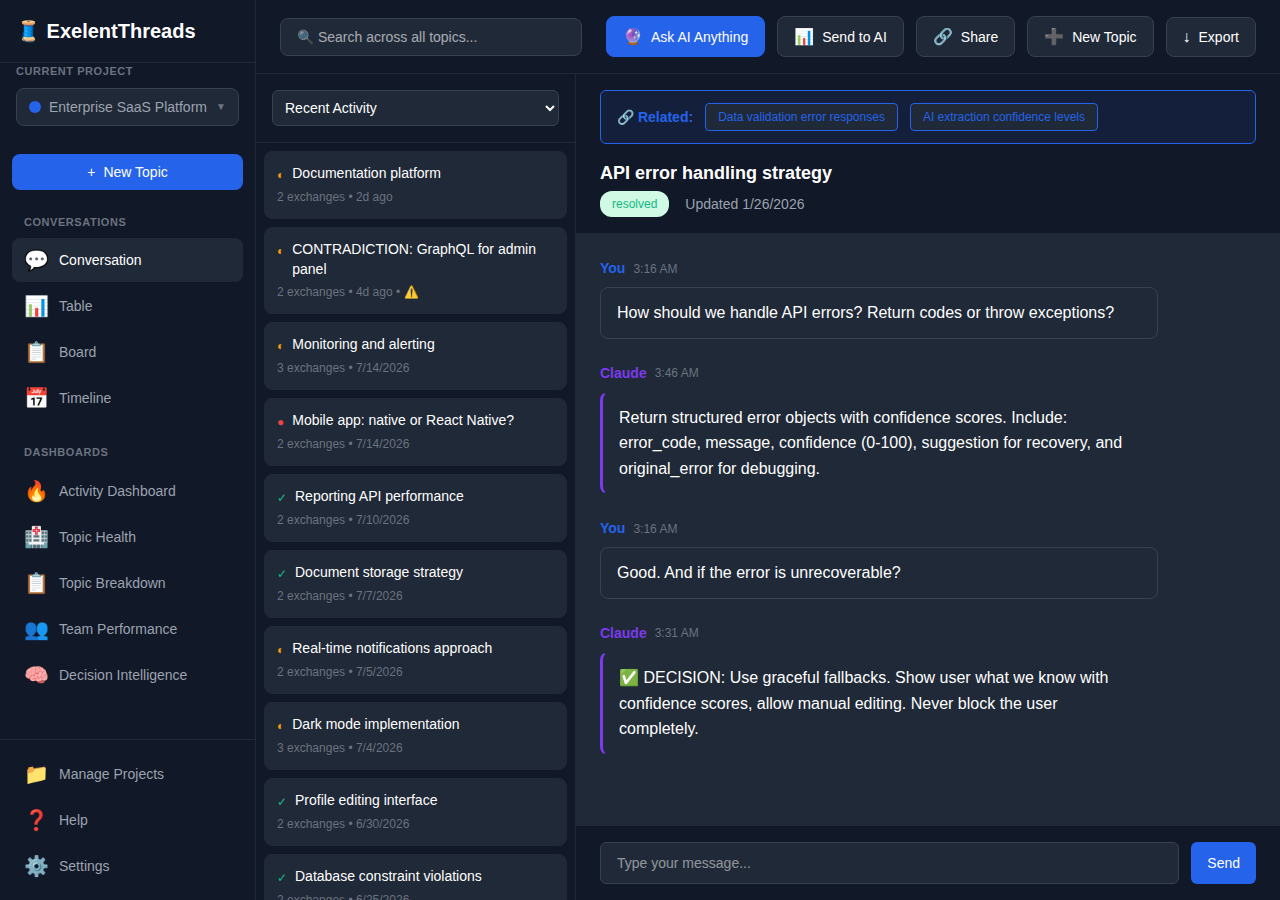
<file: index.html>
<!DOCTYPE html>
<html lang="en">
<head>
    <meta charset="UTF-8">
    <meta name="viewport" content="width=device-width, initial-scale=1.0">
    <title>ExelentThreads - Demo</title>
    <link rel="stylesheet" href="styles.css">
</head>
<body>
    <!-- Main App Container -->
    <div class="app-container">
        <!-- Left Sidebar -->
        <aside class="sidebar">
            <!-- Logo -->
            <div class="sidebar-header">
                <a href="#" class="sidebar-logo">
                    <span class="sidebar-logo-text">🧵 ExelentThreads</span>
                </a>
            </div>

            <!-- Project Selector -->
            <div class="sidebar-project-selector">
                <label class="project-selector-label">Current Project</label>
                <div class="project-dropdown">
                    <button id="project-selector-btn" class="project-selector-btn">
                        <span class="project-color-dot"></span>
                        <span id="current-project-name" class="project-name">Loading...</span>
                        <span class="project-dropdown-icon">▼</span>
                    </button>
                    <div id="project-dropdown-menu" class="project-dropdown-menu hidden">
                        <!-- Projects list populated by JS -->
                    </div>
                </div>
            </div>

            <!-- New Topic Button -->
            <div class="sidebar-new-topic">
                <button id="new-topic-btn" class="btn">
                    <span>+</span>
                    <span>New Topic</span>
                </button>
            </div>

            <!-- Navigation -->
            <div class="sidebar-content">
                <!-- Conversations Section -->
                <div class="sidebar-section">
                    <div class="sidebar-section-title">Conversations</div>
                    <nav class="sidebar-nav">
                        <button class="sidebar-nav-item active" data-view="conversation">
                            <span class="sidebar-nav-icon">💬</span>
                            <span>Conversation</span>
                        </button>
                        <button class="sidebar-nav-item" data-view="table">
                            <span class="sidebar-nav-icon">📊</span>
                            <span>Table</span>
                        </button>
                        <button class="sidebar-nav-item" data-view="board">
                            <span class="sidebar-nav-icon">📋</span>
                            <span>Board</span>
                        </button>
                        <button class="sidebar-nav-item" data-view="timeline">
                            <span class="sidebar-nav-icon">📅</span>
                            <span>Timeline</span>
                        </button>
                    </nav>
                </div>

                <!-- Dashboards Section -->
                <div class="sidebar-section">
                    <div class="sidebar-section-title">Dashboards</div>
                    <nav class="sidebar-nav">
                        <button class="sidebar-nav-item" data-view="activity">
                            <span class="sidebar-nav-icon">🔥</span>
                            <span>Activity Dashboard</span>
                        </button>
                        <button class="sidebar-nav-item" data-view="health">
                            <span class="sidebar-nav-icon">🏥</span>
                            <span>Topic Health</span>
                        </button>
                        <button class="sidebar-nav-item" data-view="topics">
                            <span class="sidebar-nav-icon">📋</span>
                            <span>Topic Breakdown</span>
                        </button>
                        <button class="sidebar-nav-item" data-view="team">
                            <span class="sidebar-nav-icon">👥</span>
                            <span>Team Performance</span>
                        </button>
                        <button class="sidebar-nav-item" data-view="analytics">
                            <span class="sidebar-nav-icon">🧠</span>
                            <span>Decision Intelligence</span>
                        </button>
                    </nav>
                </div>
            </div>

            <!-- Footer Actions -->
            <div class="sidebar-footer">
                <nav class="sidebar-nav">
                    <button id="manage-projects-btn" class="sidebar-nav-item">
                        <span class="sidebar-nav-icon">📁</span>
                        <span>Manage Projects</span>
                    </button>
                    <button id="help-btn" class="sidebar-nav-item">
                        <span class="sidebar-nav-icon">❓</span>
                        <span>Help</span>
                    </button>
                    <button id="settings-btn" class="sidebar-nav-item">
                        <span class="sidebar-nav-icon">⚙️</span>
                        <span>Settings</span>
                    </button>
                </nav>
            </div>
        </aside>

        <!-- Main Content -->
        <div class="main-content">
            <!-- Header with Search and Actions -->
            <div class="content-header">
                <div class="search-container">
                    <input type="text" id="global-search" class="global-search-input" placeholder="🔍 Search across all topics..." />
                </div>
                <div class="action-buttons">
                    <button id="ask-ai-btn-header" class="action-btn action-btn-primary">
                        <span class="action-btn-icon">🔮</span>
                        <span>Ask AI Anything</span>
                    </button>
                    <button id="send-to-ai-btn" class="action-btn">
                        <span class="action-btn-icon">📊</span>
                        <span>Send to AI</span>
                    </button>
                    <button id="share-btn-header" class="action-btn">
                        <span class="action-btn-icon">🔗</span>
                        <span>Share</span>
                    </button>
                    <button id="new-topic-btn-header" class="action-btn">
                        <span class="action-btn-icon">➕</span>
                        <span>New Topic</span>
                    </button>
                    <button id="export-btn-header" class="action-btn">
                        <span class="action-btn-icon">↓</span>
                        <span>Export</span>
                    </button>
                </div>
            </div>

            <!-- View Container -->
            <main id="view-container" class="view-container">
                <!-- Active view renders here -->
            </main>
        </div>
    </div>

    <!-- Help Modal -->
    <div id="help-modal" class="search-modal hidden">
        <div class="search-modal-backdrop"></div>
        <div class="search-modal-content">
            <div class="search-modal-header">
                <h3>💡 How to Use ExelentThreads Demo</h3>
                <button class="search-modal-close" id="help-modal-close">✕</button>
            </div>
            <div class="search-modal-body">
                <div class="help-section">
                    <h4>🔮 Ask AI Anything (NEW!)</h4>
                    <p><strong>How to use:</strong> Click the "🔮 Ask AI Anything" button in the top-right header.</p>
                    <p>Ask natural language questions about ALL your conversations. Try:</p>
                    <div class="help-keywords">
                        <span class="help-keyword">"What did I decide about REST vs GraphQL?"</span>
                        <span class="help-keyword">"Database choices?"</span>
                        <span class="help-keyword">"How do I handle errors?"</span>
                    </div>
                    <p>Results show confidence percentages and highlight matching keywords.</p>
                </div>

                <div class="help-section">
                    <h4>🎯 Smart Suggestions with Confidence (NEW!)</h4>
                    <p><strong>How to use:</strong> Type in any message input box (Conversation view, Board, Table, Timeline, or modal).</p>
                    <p>As you type, related topics appear with confidence badges:</p>
                    <ul style="margin: 0.5rem 0 0 1.5rem; font-size: 0.875rem;">
                        <li><strong style="color: #166534;">High (70%+):</strong> Green badge with ✓ - Very relevant</li>
                        <li><strong style="color: #92400e;">Medium (40-69%):</strong> Yellow badge with ○ - Somewhat relevant</li>
                        <li><strong style="color: #6b7280;">Low (<40%):</strong> Gray badge with △ - Might not be relevant</li>
                    </ul>
                    <p style="margin-top: 0.75rem;">Try typing these keywords:</p>
                    <div class="help-keywords">
                        <span class="help-keyword">"error"</span>
                        <span class="help-keyword">"validation"</span>
                        <span class="help-keyword">"REST"</span>
                        <span class="help-keyword">"API"</span>
                        <span class="help-keyword">"GraphQL"</span>
                        <span class="help-keyword">"database"</span>
                        <span class="help-keyword">"PostgreSQL"</span>
                        <span class="help-keyword">"monolith"</span>
                    </div>
                </div>

                <div class="help-section">
                    <h4>🔗 Topic Merge Suggestions (NEW!)</h4>
                    <p><strong>How to use:</strong> Click the "📈 Analytics" tab, then scroll down to see "Topic Merge Suggestions".</p>
                    <p>AI automatically detects similar topics that could be combined based on:</p>
                    <ul style="margin: 0.5rem 0 0 1.5rem; font-size: 0.875rem;">
                        <li>Explicit related topics links (25 points each)</li>
                        <li>Same category (25 points)</li>
                        <li>Similar titles (30 points)</li>
                        <li>Overlapping content (20 points)</li>
                        <li>Needs 50%+ similarity to suggest merge</li>
                    </ul>
                    <p style="margin-top: 0.75rem;">Each suggestion shows similarity %, reason, topics to merge, and "Preview Merge" button.</p>
                </div>

                <div class="help-section">
                    <h4>🔍 Global Search</h4>
                    <p>Use the search bar at the top to find topics across all conversations. Try:</p>
                    <div class="help-keywords">
                        <span class="help-keyword">"confidence score"</span>
                        <span class="help-keyword">"team familiarity"</span>
                        <span class="help-keyword">"graceful fallback"</span>
                    </div>
                </div>

                <div class="help-section">
                    <h4>📈 Analytics Dashboard</h4>
                    <p>Click the "Analytics" tab to see patterns the system has learned about your preferences, including decision patterns, work style analysis, and merge suggestions.</p>
                </div>

                <div class="help-section">
                    <h4>⚠️ Contradiction Detector</h4>
                    <p>Look for the topic titled <strong>"CONTRADICTION: GraphQL for admin panel"</strong> to see conflict detection in action.</p>
                </div>

                <div class="help-section">
                    <h4>🔗 Related Topics</h4>
                    <p>Topics with a 🔗 icon in the sidebar have related discussions. Click any topic to see the blue "Related" bar at the top.</p>
                </div>

                <div class="help-section">
                    <h4>📅 Timeline View</h4>
                    <p>Click the "Timeline" tab to see your topics in a visual cascading waterfall layout.</p>
                </div>
            </div>
        </div>
    </div>

    <!-- Search Results Modal -->
    <div id="search-modal" class="search-modal hidden">
        <div class="search-modal-backdrop"></div>
        <div class="search-modal-content">
            <div class="search-modal-header">
                <h3>Search Results</h3>
                <button class="search-modal-close" id="search-modal-close">✕</button>
            </div>
            <div class="search-modal-body" id="search-results"></div>
        </div>
    </div>

    <!-- Topic Detail Modal (Trello-style) -->
    <div id="topic-detail-modal" class="topic-modal hidden">
        <div class="topic-modal-backdrop"></div>
        <div class="topic-modal-content">
            <div class="topic-modal-header">
                <div id="topic-modal-title"></div>
                <button class="search-modal-close" id="topic-modal-close">✕</button>
            </div>
            <div class="topic-modal-body" id="topic-modal-body"></div>
        </div>
    </div>

    <!-- Ask AI Modal -->
    <div id="ask-ai-modal" class="search-modal hidden">
        <div class="search-modal-backdrop"></div>
        <div class="search-modal-content ask-ai-modal-content">
            <div class="search-modal-header">
                <h3>🔮 Ask AI Anything</h3>
                <button class="search-modal-close" id="ask-ai-modal-close">✕</button>
            </div>
            <div class="search-modal-body">
                <div class="ask-ai-input-section">
                    <p class="ask-ai-description">Ask a question about anything you've discussed across all your conversations</p>
                    <div class="ask-ai-input-group">
                        <input type="text" id="ask-ai-input" class="ask-ai-input" placeholder='Try: "What did I decide about authentication?" or "Have I discussed database scaling?"'>
                        <button class="btn btn-primary" id="ask-ai-search-btn">Ask AI</button>
                    </div>
                    <div class="ask-ai-examples">
                        <span class="ask-ai-example-label">Examples:</span>
                        <button class="ask-ai-example" data-question="What did I decide about REST vs GraphQL?">REST vs GraphQL?</button>
                        <button class="ask-ai-example" data-question="What database choices have I made?">Database choices?</button>
                        <button class="ask-ai-example" data-question="How do I handle errors?">Error handling?</button>
                    </div>
                </div>
                <div id="ask-ai-results" class="ask-ai-results"></div>
            </div>
        </div>
    </div>

    <!-- Share Modal -->
    <div id="share-modal" class="search-modal hidden">
        <div class="search-modal-backdrop"></div>
        <div class="search-modal-content">
            <div class="search-modal-header">
                <h3>🔗 Share</h3>
                <button class="search-modal-close" id="share-modal-close">✕</button>
            </div>
            <div class="search-modal-body">
                <div id="share-content" class="share-content">
                    <!-- Content populated by JS -->
                </div>
            </div>
        </div>
    </div>

    <!-- Manage Projects Modal -->
    <div id="manage-projects-modal" class="search-modal hidden">
        <div class="search-modal-backdrop"></div>
        <div class="search-modal-content">
            <div class="search-modal-header">
                <h3>📁 Manage Projects</h3>
                <button class="search-modal-close" id="manage-projects-close">✕</button>
            </div>
            <div class="search-modal-body">
                <div id="manage-projects-content" class="manage-projects-content">
                    <!-- Content populated by JS -->
                </div>
            </div>
        </div>
    </div>

    <!-- Toast Container -->
    <div id="toast-container" class="toast-container"></div>

    <!-- Scripts -->
    <script src="data.js"></script>
    <script src="utils.js"></script>
    <script src="conversation-view.js"></script>
    <script src="table-view.js"></script>
    <script src="board-view.js"></script>
    <script src="analytics-view.js"></script>
    <script src="timeline-view.js"></script>
    <script src="activity-dashboard.js"></script>
    <script src="health-dashboard.js"></script>
    <script src="topics-dashboard.js"></script>
    <script src="team-dashboard.js"></script>
    <script src="app.js"></script>
</body>
</html>
</file>
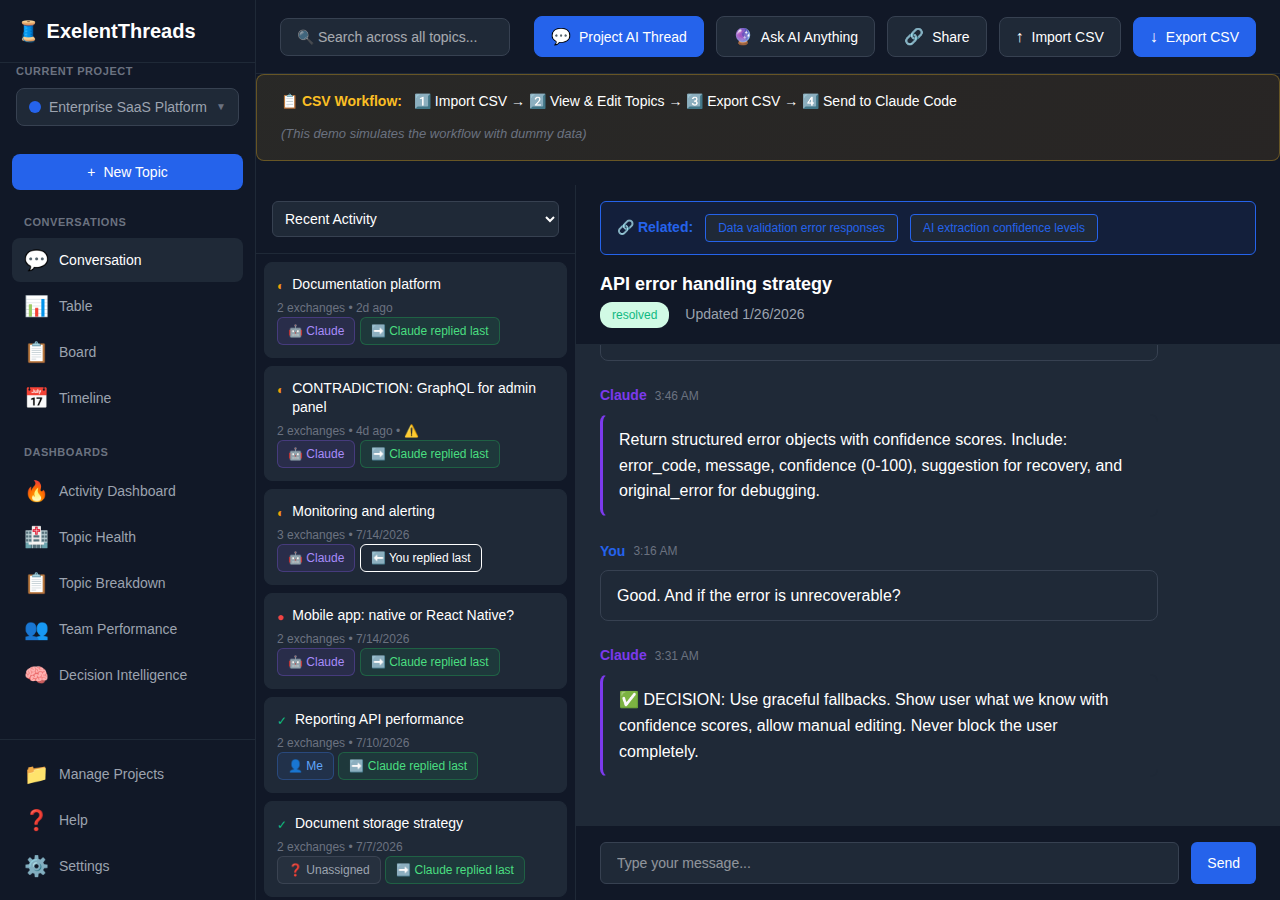
<file: demo/demo-csv-workflow/index.html>
<!DOCTYPE html>
<html lang="en">
<head>
    <meta charset="UTF-8">
    <meta name="viewport" content="width=device-width, initial-scale=1.0">
    <title>ExelentThreads - Demo</title>
    <link rel="stylesheet" href="styles.css">
</head>
<body>
    <!-- Main App Container -->
    <div class="app-container">
        <!-- Left Sidebar -->
        <aside class="sidebar">
            <!-- Logo -->
            <div class="sidebar-header">
                <a href="#" class="sidebar-logo">
                    <span class="sidebar-logo-text">🧵 ExelentThreads</span>
                </a>
            </div>

            <!-- Project Selector -->
            <div class="sidebar-project-selector">
                <label class="project-selector-label">Current Project</label>
                <div class="project-dropdown">
                    <button id="project-selector-btn" class="project-selector-btn">
                        <span class="project-color-dot"></span>
                        <span id="current-project-name" class="project-name">Loading...</span>
                        <span class="project-dropdown-icon">▼</span>
                    </button>
                    <div id="project-dropdown-menu" class="project-dropdown-menu hidden">
                        <!-- Projects list populated by JS -->
                    </div>
                </div>
            </div>

            <!-- New Topic Button -->
            <div class="sidebar-new-topic">
                <button id="new-topic-btn" class="btn">
                    <span>+</span>
                    <span>New Topic</span>
                </button>
            </div>

            <!-- Navigation -->
            <div class="sidebar-content">
                <!-- Conversations Section -->
                <div class="sidebar-section">
                    <div class="sidebar-section-title">Conversations</div>
                    <nav class="sidebar-nav">
                        <button class="sidebar-nav-item active" data-view="conversation">
                            <span class="sidebar-nav-icon">💬</span>
                            <span>Conversation</span>
                        </button>
                        <button class="sidebar-nav-item" data-view="table">
                            <span class="sidebar-nav-icon">📊</span>
                            <span>Table</span>
                        </button>
                        <button class="sidebar-nav-item" data-view="board">
                            <span class="sidebar-nav-icon">📋</span>
                            <span>Board</span>
                        </button>
                        <button class="sidebar-nav-item" data-view="timeline">
                            <span class="sidebar-nav-icon">📅</span>
                            <span>Timeline</span>
                        </button>
                    </nav>
                </div>

                <!-- Dashboards Section -->
                <div class="sidebar-section">
                    <div class="sidebar-section-title">Dashboards</div>
                    <nav class="sidebar-nav">
                        <button class="sidebar-nav-item" data-view="activity">
                            <span class="sidebar-nav-icon">🔥</span>
                            <span>Activity Dashboard</span>
                        </button>
                        <button class="sidebar-nav-item" data-view="health">
                            <span class="sidebar-nav-icon">🏥</span>
                            <span>Topic Health</span>
                        </button>
                        <button class="sidebar-nav-item" data-view="topics">
                            <span class="sidebar-nav-icon">📋</span>
                            <span>Topic Breakdown</span>
                        </button>
                        <button class="sidebar-nav-item" data-view="team">
                            <span class="sidebar-nav-icon">👥</span>
                            <span>Team Performance</span>
                        </button>
                        <button class="sidebar-nav-item" data-view="analytics">
                            <span class="sidebar-nav-icon">🧠</span>
                            <span>Decision Intelligence</span>
                        </button>
                    </nav>
                </div>
            </div>

            <!-- Footer Actions -->
            <div class="sidebar-footer">
                <nav class="sidebar-nav">
                    <button id="manage-projects-btn" class="sidebar-nav-item">
                        <span class="sidebar-nav-icon">📁</span>
                        <span>Manage Projects</span>
                    </button>
                    <button id="help-btn" class="sidebar-nav-item">
                        <span class="sidebar-nav-icon">❓</span>
                        <span>Help</span>
                    </button>
                    <button id="settings-btn" class="sidebar-nav-item">
                        <span class="sidebar-nav-icon">⚙️</span>
                        <span>Settings</span>
                    </button>
                </nav>
            </div>
        </aside>

        <!-- Main Content -->
        <div class="main-content">
            <!-- Header with Search and Actions -->
            <div class="content-header">
                <div class="search-container">
                    <input type="text" id="global-search" class="global-search-input" placeholder="🔍 Search across all topics..." />
                </div>
                <div class="action-buttons">
                    <button id="ask-ai-btn-header" class="action-btn action-btn-primary">
                        <span class="action-btn-icon">💬</span>
                        <span>Project AI Thread</span>
                    </button>
                    <button id="ask-ai-question-btn" class="action-btn">
                        <span class="action-btn-icon">🔮</span>
                        <span>Ask AI Anything</span>
                    </button>
                    <button id="share-btn-header" class="action-btn">
                        <span class="action-btn-icon">🔗</span>
                        <span>Share</span>
                    </button>
                    <button id="import-csv-btn" class="action-btn">
                        <span class="action-btn-icon">↑</span>
                        <span>Import CSV</span>
                    </button>
                    <button id="export-csv-btn" class="action-btn action-btn-primary">
                        <span class="action-btn-icon">↓</span>
                        <span>Export CSV</span>
                    </button>
                </div>
            </div>

            <!-- CSV Workflow Note -->
            <div class="csv-workflow-note">
                <strong>📋 CSV Workflow:</strong>
                <span>1️⃣ Import CSV → 2️⃣ View & Edit Topics → 3️⃣ Export CSV → 4️⃣ Send to Claude Code</span>
                <span class="workflow-note-secondary">(This demo simulates the workflow with dummy data)</span>
            </div>

            <!-- View Container -->
            <main id="view-container" class="view-container">
                <!-- Active view renders here -->
            </main>
        </div>
    </div>

    <!-- Help Modal -->
    <div id="help-modal" class="search-modal hidden">
        <div class="search-modal-backdrop"></div>
        <div class="search-modal-content">
            <div class="search-modal-header">
                <h3>💡 How to Use ExelentThreads Demo</h3>
                <button class="search-modal-close" id="help-modal-close">✕</button>
            </div>
            <div class="search-modal-body">
                <div class="help-section">
                    <h4>🔮 Ask AI Anything (NEW!)</h4>
                    <p><strong>How to use:</strong> Click the "🔮 Ask AI Anything" button in the top-right header.</p>
                    <p>Ask natural language questions about ALL your conversations. Try:</p>
                    <div class="help-keywords">
                        <span class="help-keyword">"What did I decide about REST vs GraphQL?"</span>
                        <span class="help-keyword">"Database choices?"</span>
                        <span class="help-keyword">"How do I handle errors?"</span>
                    </div>
                    <p>Results show confidence percentages and highlight matching keywords.</p>
                </div>

                <div class="help-section">
                    <h4>🎯 Smart Suggestions with Confidence (NEW!)</h4>
                    <p><strong>How to use:</strong> Type in any message input box (Conversation view, Board, Table, Timeline, or modal).</p>
                    <p>As you type, related topics appear with confidence badges:</p>
                    <ul style="margin: 0.5rem 0 0 1.5rem; font-size: 0.875rem;">
                        <li><strong style="color: #166534;">High (70%+):</strong> Green badge with ✓ - Very relevant</li>
                        <li><strong style="color: #92400e;">Medium (40-69%):</strong> Yellow badge with ○ - Somewhat relevant</li>
                        <li><strong style="color: #6b7280;">Low (<40%):</strong> Gray badge with △ - Might not be relevant</li>
                    </ul>
                    <p style="margin-top: 0.75rem;">Try typing these keywords:</p>
                    <div class="help-keywords">
                        <span class="help-keyword">"error"</span>
                        <span class="help-keyword">"validation"</span>
                        <span class="help-keyword">"REST"</span>
                        <span class="help-keyword">"API"</span>
                        <span class="help-keyword">"GraphQL"</span>
                        <span class="help-keyword">"database"</span>
                        <span class="help-keyword">"PostgreSQL"</span>
                        <span class="help-keyword">"monolith"</span>
                    </div>
                </div>

                <div class="help-section">
                    <h4>🔗 Topic Merge Suggestions (NEW!)</h4>
                    <p><strong>How to use:</strong> Click the "📈 Analytics" tab, then scroll down to see "Topic Merge Suggestions".</p>
                    <p>AI automatically detects similar topics that could be combined based on:</p>
                    <ul style="margin: 0.5rem 0 0 1.5rem; font-size: 0.875rem;">
                        <li>Explicit related topics links (25 points each)</li>
                        <li>Same category (25 points)</li>
                        <li>Similar titles (30 points)</li>
                        <li>Overlapping content (20 points)</li>
                        <li>Needs 50%+ similarity to suggest merge</li>
                    </ul>
                    <p style="margin-top: 0.75rem;">Each suggestion shows similarity %, reason, topics to merge, and "Preview Merge" button.</p>
                </div>

                <div class="help-section">
                    <h4>🔍 Global Search</h4>
                    <p>Use the search bar at the top to find topics across all conversations. Try:</p>
                    <div class="help-keywords">
                        <span class="help-keyword">"confidence score"</span>
                        <span class="help-keyword">"team familiarity"</span>
                        <span class="help-keyword">"graceful fallback"</span>
                    </div>
                </div>

                <div class="help-section">
                    <h4>📈 Analytics Dashboard</h4>
                    <p>Click the "Analytics" tab to see patterns the system has learned about your preferences, including decision patterns, work style analysis, and merge suggestions.</p>
                </div>

                <div class="help-section">
                    <h4>⚠️ Contradiction Detector</h4>
                    <p>Look for the topic titled <strong>"CONTRADICTION: GraphQL for admin panel"</strong> to see conflict detection in action.</p>
                </div>

                <div class="help-section">
                    <h4>🔗 Related Topics</h4>
                    <p>Topics with a 🔗 icon in the sidebar have related discussions. Click any topic to see the blue "Related" bar at the top.</p>
                </div>

                <div class="help-section">
                    <h4>📅 Timeline View</h4>
                    <p>Click the "Timeline" tab to see your topics in a visual cascading waterfall layout.</p>
                </div>
            </div>
        </div>
    </div>

    <!-- Search Results Modal -->
    <div id="search-modal" class="search-modal hidden">
        <div class="search-modal-backdrop"></div>
        <div class="search-modal-content">
            <div class="search-modal-header">
                <h3>Search Results</h3>
                <button class="search-modal-close" id="search-modal-close">✕</button>
            </div>
            <div class="search-modal-body" id="search-results"></div>
        </div>
    </div>

    <!-- Topic Snapshot Modal -->
    <div id="snapshot-modal" class="search-modal hidden">
        <div class="search-modal-backdrop"></div>
        <div class="search-modal-content">
            <div class="search-modal-header">
                <h3 id="snapshot-modal-title">Topic Snapshot</h3>
                <button class="search-modal-close" id="snapshot-modal-close">✕</button>
            </div>
            <div class="search-modal-body" id="snapshot-modal-body"></div>
        </div>
    </div>

    <!-- Ask AI Anything Modal (Q&A) -->
    <div id="ask-ai-question-modal" class="search-modal hidden">
        <div class="search-modal-backdrop"></div>
        <div class="search-modal-content">
            <div class="search-modal-header">
                <h3>🔮 Ask AI Anything</h3>
                <button class="search-modal-close" id="ask-ai-question-close">✕</button>
            </div>
            <div class="search-modal-body">
                <div class="ai-question-container">
                    <p class="ai-question-description">Ask natural language questions about all your topics and get AI-powered answers with confidence scores.</p>
                    <div class="ai-question-examples">
                        <div class="ai-question-examples-label">Try asking:</div>
                        <button class="ai-question-example-btn">"What did we decide about REST vs GraphQL?"</button>
                        <button class="ai-question-example-btn">"How should we handle database errors?"</button>
                        <button class="ai-question-example-btn">"What are our authentication choices?"</button>
                    </div>
                    <div class="ai-question-input-section">
                        <textarea id="ai-question-input" class="ai-question-input" placeholder="Ask your question here..."></textarea>
                        <button class="btn btn-primary" id="ai-question-submit-btn">Ask AI</button>
                    </div>
                    <div class="ai-question-results" id="ai-question-results">
                        <!-- Results populated by JS -->
                    </div>
                </div>
            </div>
        </div>
    </div>

    <!-- Topic Detail Modal (Trello-style) -->
    <div id="topic-detail-modal" class="topic-modal hidden">
        <div class="topic-modal-backdrop"></div>
        <div class="topic-modal-content">
            <div class="topic-modal-header">
                <div id="topic-modal-title"></div>
                <button class="search-modal-close" id="topic-modal-close">✕</button>
            </div>
            <div class="topic-modal-body" id="topic-modal-body"></div>
        </div>
    </div>

    <!-- Project AI Thread Modal -->
    <div id="ask-ai-modal" class="search-modal hidden">
        <div class="search-modal-backdrop"></div>
        <div class="search-modal-content thread-modal-content">
            <div class="search-modal-header">
                <h3>💬 Project AI Thread</h3>
                <button class="search-modal-close" id="ask-ai-modal-close">✕</button>
            </div>
            <div class="search-modal-body">
                <!-- Thread History -->
                <div class="thread-history" id="thread-history">
                    <div class="thread-empty-state">No messages yet. Start a conversation with AI about your topics.</div>
                </div>

                <!-- Topic Selector -->
                <div class="thread-topic-selector">
                    <div class="thread-section-label">Select Topics to Include</div>
                    <div class="thread-selection-buttons">
                        <button class="btn-small" id="select-all-topics">Select All</button>
                        <button class="btn-small" id="select-none-topics">Select None</button>
                        <button class="btn-small" id="select-open-topics">Select Open</button>
                    </div>
                    <div class="thread-topic-list" id="thread-topic-list">
                        <!-- Topics populated by JS -->
                    </div>
                </div>

                <!-- Message Input -->
                <div class="thread-input-section">
                    <textarea id="thread-message-input" class="thread-message-input"
                              placeholder="Ask a question or provide context about the selected topics..."></textarea>
                    <div class="thread-input-actions">
                        <span class="thread-selected-count" id="thread-selected-count">0 topics selected</span>
                        <button class="btn btn-primary" id="thread-send-btn">Send Message</button>
                    </div>
                </div>
            </div>
        </div>
    </div>

    <!-- Share Modal -->
    <div id="share-modal" class="search-modal hidden">
        <div class="search-modal-backdrop"></div>
        <div class="search-modal-content">
            <div class="search-modal-header">
                <h3>🔗 Share</h3>
                <button class="search-modal-close" id="share-modal-close">✕</button>
            </div>
            <div class="search-modal-body">
                <div id="share-content" class="share-content">
                    <!-- Content populated by JS -->
                </div>
            </div>
        </div>
    </div>

    <!-- Manage Projects Modal -->
    <div id="manage-projects-modal" class="search-modal hidden">
        <div class="search-modal-backdrop"></div>
        <div class="search-modal-content">
            <div class="search-modal-header">
                <h3>📁 Manage Projects</h3>
                <button class="search-modal-close" id="manage-projects-close">✕</button>
            </div>
            <div class="search-modal-body">
                <div id="manage-projects-content" class="manage-projects-content">
                    <!-- Content populated by JS -->
                </div>
            </div>
        </div>
    </div>

    <!-- Export Selection Modal -->
    <div id="export-selection-modal" class="search-modal hidden">
        <div class="search-modal-backdrop"></div>
        <div class="search-modal-content">
            <div class="search-modal-header">
                <h3>📤 Select Topics to Export</h3>
                <button class="search-modal-close" id="export-selection-close">✕</button>
            </div>
            <div class="search-modal-body">
                <div class="export-selection-container">
                    <p class="export-selection-description">Choose which topics to include in the CSV export:</p>

                    <div class="export-presets">
                        <label class="export-preset-option">
                            <input type="radio" name="export-preset" value="assigned-claude" checked />
                            <div class="export-preset-content">
                                <div class="export-preset-header">
                                    <strong>⚡ Assigned to Claude</strong>
                                    <span class="export-topic-count" id="count-assigned-claude">(0 topics)</span>
                                </div>
                                <p>Only topics with Assignee = "Claude"</p>
                            </div>
                        </label>

                        <label class="export-preset-option">
                            <input type="radio" name="export-preset" value="all-open" />
                            <div class="export-preset-content">
                                <div class="export-preset-header">
                                    <strong>📂 All Open Topics</strong>
                                    <span class="export-topic-count" id="count-all-open">(0 topics)</span>
                                </div>
                                <p>Status = Open or In Progress</p>
                            </div>
                        </label>

                        <label class="export-preset-option">
                            <input type="radio" name="export-preset" value="all-topics" />
                            <div class="export-preset-content">
                                <div class="export-preset-header">
                                    <strong>🌐 All Topics</strong>
                                    <span class="export-topic-count" id="count-all-topics">(0 topics)</span>
                                </div>
                                <p>Export everything for full context</p>
                            </div>
                        </label>

                        <label class="export-preset-option">
                            <input type="radio" name="export-preset" value="custom" />
                            <div class="export-preset-content">
                                <div class="export-preset-header">
                                    <strong>✅ Custom Selection...</strong>
                                </div>
                                <p>Manually select topics</p>
                            </div>
                        </label>
                    </div>

                    <div class="export-custom-selection hidden" id="export-custom-list">
                        <div class="export-custom-header">Select topics to export:</div>
                        <div class="export-topic-list" id="export-topic-checkboxes">
                            <!-- Populated by JS -->
                        </div>
                    </div>

                    <div class="export-selection-actions">
                        <button class="btn" id="export-cancel-btn">Cancel</button>
                        <button class="btn btn-primary" id="export-confirm-btn">Export CSV</button>
                    </div>
                </div>
            </div>
        </div>
    </div>

    <!-- Toast Container -->
    <div id="toast-container" class="toast-container"></div>

    <!-- Scripts -->
    <script src="data.js"></script>
    <script src="utils.js"></script>
    <script src="conversation-view.js"></script>
    <script src="table-view.js"></script>
    <script src="board-view.js"></script>
    <script src="analytics-view.js"></script>
    <script src="timeline-view.js"></script>
    <script src="activity-dashboard.js"></script>
    <script src="health-dashboard.js"></script>
    <script src="topics-dashboard.js"></script>
    <script src="team-dashboard.js"></script>
    <script src="app.js"></script>
</body>
</html>
</file>
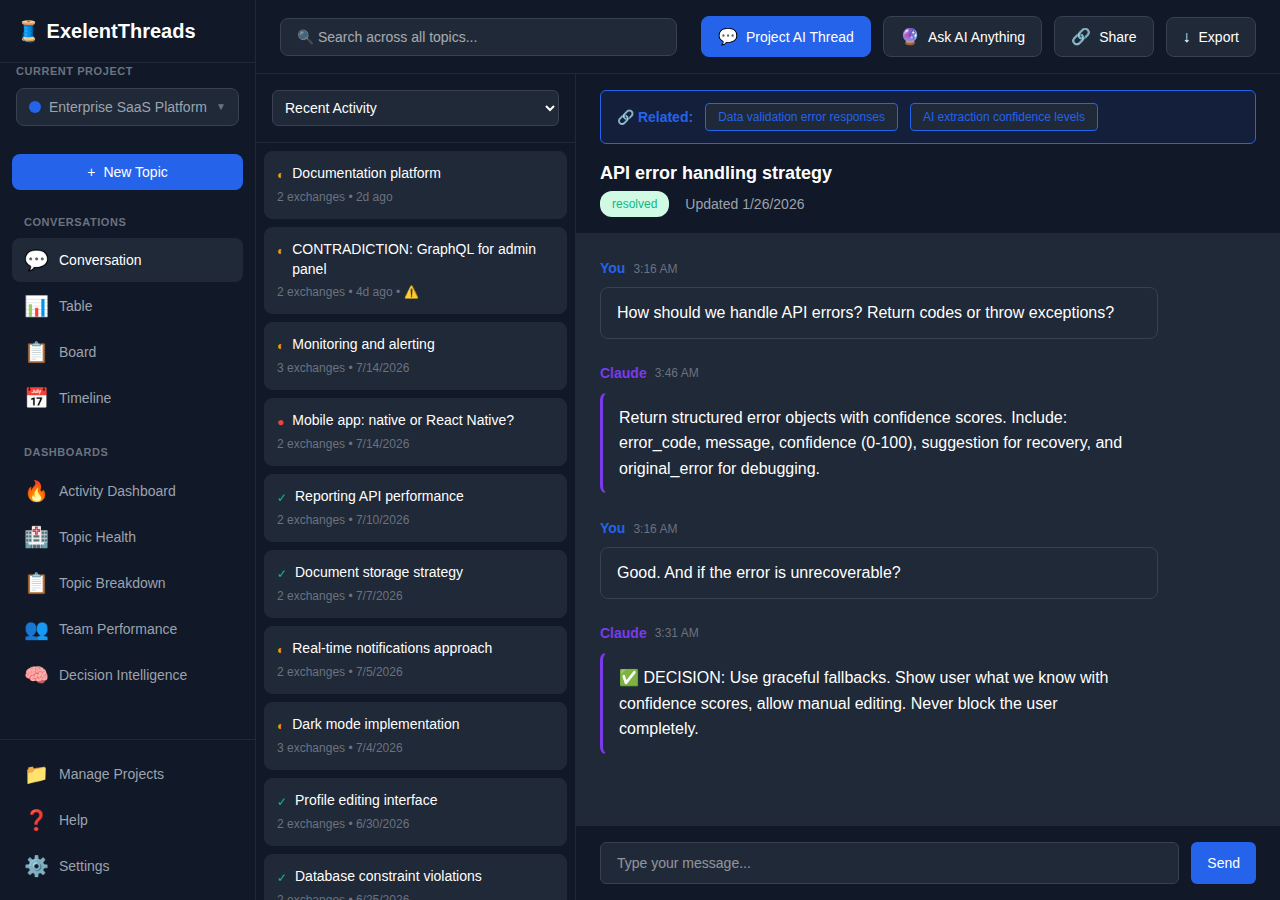
<file: demo/demo-first-full/index.html>
<!DOCTYPE html>
<html lang="en">
<head>
    <meta charset="UTF-8">
    <meta name="viewport" content="width=device-width, initial-scale=1.0">
    <title>ExelentThreads - Demo</title>
    <link rel="stylesheet" href="styles.css">
</head>
<body>
    <!-- Main App Container -->
    <div class="app-container">
        <!-- Left Sidebar -->
        <aside class="sidebar">
            <!-- Logo -->
            <div class="sidebar-header">
                <a href="#" class="sidebar-logo">
                    <span class="sidebar-logo-text">🧵 ExelentThreads</span>
                </a>
            </div>

            <!-- Project Selector -->
            <div class="sidebar-project-selector">
                <label class="project-selector-label">Current Project</label>
                <div class="project-dropdown">
                    <button id="project-selector-btn" class="project-selector-btn">
                        <span class="project-color-dot"></span>
                        <span id="current-project-name" class="project-name">Loading...</span>
                        <span class="project-dropdown-icon">▼</span>
                    </button>
                    <div id="project-dropdown-menu" class="project-dropdown-menu hidden">
                        <!-- Projects list populated by JS -->
                    </div>
                </div>
            </div>

            <!-- New Topic Button -->
            <div class="sidebar-new-topic">
                <button id="new-topic-btn" class="btn">
                    <span>+</span>
                    <span>New Topic</span>
                </button>
            </div>

            <!-- Navigation -->
            <div class="sidebar-content">
                <!-- Conversations Section -->
                <div class="sidebar-section">
                    <div class="sidebar-section-title">Conversations</div>
                    <nav class="sidebar-nav">
                        <button class="sidebar-nav-item active" data-view="conversation">
                            <span class="sidebar-nav-icon">💬</span>
                            <span>Conversation</span>
                        </button>
                        <button class="sidebar-nav-item" data-view="table">
                            <span class="sidebar-nav-icon">📊</span>
                            <span>Table</span>
                        </button>
                        <button class="sidebar-nav-item" data-view="board">
                            <span class="sidebar-nav-icon">📋</span>
                            <span>Board</span>
                        </button>
                        <button class="sidebar-nav-item" data-view="timeline">
                            <span class="sidebar-nav-icon">📅</span>
                            <span>Timeline</span>
                        </button>
                    </nav>
                </div>

                <!-- Dashboards Section -->
                <div class="sidebar-section">
                    <div class="sidebar-section-title">Dashboards</div>
                    <nav class="sidebar-nav">
                        <button class="sidebar-nav-item" data-view="activity">
                            <span class="sidebar-nav-icon">🔥</span>
                            <span>Activity Dashboard</span>
                        </button>
                        <button class="sidebar-nav-item" data-view="health">
                            <span class="sidebar-nav-icon">🏥</span>
                            <span>Topic Health</span>
                        </button>
                        <button class="sidebar-nav-item" data-view="topics">
                            <span class="sidebar-nav-icon">📋</span>
                            <span>Topic Breakdown</span>
                        </button>
                        <button class="sidebar-nav-item" data-view="team">
                            <span class="sidebar-nav-icon">👥</span>
                            <span>Team Performance</span>
                        </button>
                        <button class="sidebar-nav-item" data-view="analytics">
                            <span class="sidebar-nav-icon">🧠</span>
                            <span>Decision Intelligence</span>
                        </button>
                    </nav>
                </div>
            </div>

            <!-- Footer Actions -->
            <div class="sidebar-footer">
                <nav class="sidebar-nav">
                    <button id="manage-projects-btn" class="sidebar-nav-item">
                        <span class="sidebar-nav-icon">📁</span>
                        <span>Manage Projects</span>
                    </button>
                    <button id="help-btn" class="sidebar-nav-item">
                        <span class="sidebar-nav-icon">❓</span>
                        <span>Help</span>
                    </button>
                    <button id="settings-btn" class="sidebar-nav-item">
                        <span class="sidebar-nav-icon">⚙️</span>
                        <span>Settings</span>
                    </button>
                </nav>
            </div>
        </aside>

        <!-- Main Content -->
        <div class="main-content">
            <!-- Header with Search and Actions -->
            <div class="content-header">
                <div class="search-container">
                    <input type="text" id="global-search" class="global-search-input" placeholder="🔍 Search across all topics..." />
                </div>
                <div class="action-buttons">
                    <button id="ask-ai-btn-header" class="action-btn action-btn-primary">
                        <span class="action-btn-icon">💬</span>
                        <span>Project AI Thread</span>
                    </button>
                    <button id="ask-ai-question-btn" class="action-btn">
                        <span class="action-btn-icon">🔮</span>
                        <span>Ask AI Anything</span>
                    </button>
                    <button id="share-btn-header" class="action-btn">
                        <span class="action-btn-icon">🔗</span>
                        <span>Share</span>
                    </button>
                    <button id="export-btn-header" class="action-btn">
                        <span class="action-btn-icon">↓</span>
                        <span>Export</span>
                    </button>
                </div>
            </div>

            <!-- View Container -->
            <main id="view-container" class="view-container">
                <!-- Active view renders here -->
            </main>
        </div>
    </div>

    <!-- Help Modal -->
    <div id="help-modal" class="search-modal hidden">
        <div class="search-modal-backdrop"></div>
        <div class="search-modal-content">
            <div class="search-modal-header">
                <h3>💡 How to Use ExelentThreads Demo</h3>
                <button class="search-modal-close" id="help-modal-close">✕</button>
            </div>
            <div class="search-modal-body">
                <div class="help-section">
                    <h4>🔮 Ask AI Anything (NEW!)</h4>
                    <p><strong>How to use:</strong> Click the "🔮 Ask AI Anything" button in the top-right header.</p>
                    <p>Ask natural language questions about ALL your conversations. Try:</p>
                    <div class="help-keywords">
                        <span class="help-keyword">"What did I decide about REST vs GraphQL?"</span>
                        <span class="help-keyword">"Database choices?"</span>
                        <span class="help-keyword">"How do I handle errors?"</span>
                    </div>
                    <p>Results show confidence percentages and highlight matching keywords.</p>
                </div>

                <div class="help-section">
                    <h4>🎯 Smart Suggestions with Confidence (NEW!)</h4>
                    <p><strong>How to use:</strong> Type in any message input box (Conversation view, Board, Table, Timeline, or modal).</p>
                    <p>As you type, related topics appear with confidence badges:</p>
                    <ul style="margin: 0.5rem 0 0 1.5rem; font-size: 0.875rem;">
                        <li><strong style="color: #166534;">High (70%+):</strong> Green badge with ✓ - Very relevant</li>
                        <li><strong style="color: #92400e;">Medium (40-69%):</strong> Yellow badge with ○ - Somewhat relevant</li>
                        <li><strong style="color: #6b7280;">Low (<40%):</strong> Gray badge with △ - Might not be relevant</li>
                    </ul>
                    <p style="margin-top: 0.75rem;">Try typing these keywords:</p>
                    <div class="help-keywords">
                        <span class="help-keyword">"error"</span>
                        <span class="help-keyword">"validation"</span>
                        <span class="help-keyword">"REST"</span>
                        <span class="help-keyword">"API"</span>
                        <span class="help-keyword">"GraphQL"</span>
                        <span class="help-keyword">"database"</span>
                        <span class="help-keyword">"PostgreSQL"</span>
                        <span class="help-keyword">"monolith"</span>
                    </div>
                </div>

                <div class="help-section">
                    <h4>🔗 Topic Merge Suggestions (NEW!)</h4>
                    <p><strong>How to use:</strong> Click the "📈 Analytics" tab, then scroll down to see "Topic Merge Suggestions".</p>
                    <p>AI automatically detects similar topics that could be combined based on:</p>
                    <ul style="margin: 0.5rem 0 0 1.5rem; font-size: 0.875rem;">
                        <li>Explicit related topics links (25 points each)</li>
                        <li>Same category (25 points)</li>
                        <li>Similar titles (30 points)</li>
                        <li>Overlapping content (20 points)</li>
                        <li>Needs 50%+ similarity to suggest merge</li>
                    </ul>
                    <p style="margin-top: 0.75rem;">Each suggestion shows similarity %, reason, topics to merge, and "Preview Merge" button.</p>
                </div>

                <div class="help-section">
                    <h4>🔍 Global Search</h4>
                    <p>Use the search bar at the top to find topics across all conversations. Try:</p>
                    <div class="help-keywords">
                        <span class="help-keyword">"confidence score"</span>
                        <span class="help-keyword">"team familiarity"</span>
                        <span class="help-keyword">"graceful fallback"</span>
                    </div>
                </div>

                <div class="help-section">
                    <h4>📈 Analytics Dashboard</h4>
                    <p>Click the "Analytics" tab to see patterns the system has learned about your preferences, including decision patterns, work style analysis, and merge suggestions.</p>
                </div>

                <div class="help-section">
                    <h4>⚠️ Contradiction Detector</h4>
                    <p>Look for the topic titled <strong>"CONTRADICTION: GraphQL for admin panel"</strong> to see conflict detection in action.</p>
                </div>

                <div class="help-section">
                    <h4>🔗 Related Topics</h4>
                    <p>Topics with a 🔗 icon in the sidebar have related discussions. Click any topic to see the blue "Related" bar at the top.</p>
                </div>

                <div class="help-section">
                    <h4>📅 Timeline View</h4>
                    <p>Click the "Timeline" tab to see your topics in a visual cascading waterfall layout.</p>
                </div>
            </div>
        </div>
    </div>

    <!-- Search Results Modal -->
    <div id="search-modal" class="search-modal hidden">
        <div class="search-modal-backdrop"></div>
        <div class="search-modal-content">
            <div class="search-modal-header">
                <h3>Search Results</h3>
                <button class="search-modal-close" id="search-modal-close">✕</button>
            </div>
            <div class="search-modal-body" id="search-results"></div>
        </div>
    </div>

    <!-- Topic Snapshot Modal -->
    <div id="snapshot-modal" class="search-modal hidden">
        <div class="search-modal-backdrop"></div>
        <div class="search-modal-content">
            <div class="search-modal-header">
                <h3 id="snapshot-modal-title">Topic Snapshot</h3>
                <button class="search-modal-close" id="snapshot-modal-close">✕</button>
            </div>
            <div class="search-modal-body" id="snapshot-modal-body"></div>
        </div>
    </div>

    <!-- Ask AI Anything Modal (Q&A) -->
    <div id="ask-ai-question-modal" class="search-modal hidden">
        <div class="search-modal-backdrop"></div>
        <div class="search-modal-content">
            <div class="search-modal-header">
                <h3>🔮 Ask AI Anything</h3>
                <button class="search-modal-close" id="ask-ai-question-close">✕</button>
            </div>
            <div class="search-modal-body">
                <div class="ai-question-container">
                    <p class="ai-question-description">Ask natural language questions about all your topics and get AI-powered answers with confidence scores.</p>
                    <div class="ai-question-examples">
                        <div class="ai-question-examples-label">Try asking:</div>
                        <button class="ai-question-example-btn">"What did we decide about REST vs GraphQL?"</button>
                        <button class="ai-question-example-btn">"How should we handle database errors?"</button>
                        <button class="ai-question-example-btn">"What are our authentication choices?"</button>
                    </div>
                    <div class="ai-question-input-section">
                        <textarea id="ai-question-input" class="ai-question-input" placeholder="Ask your question here..."></textarea>
                        <button class="btn btn-primary" id="ai-question-submit-btn">Ask AI</button>
                    </div>
                    <div class="ai-question-results" id="ai-question-results">
                        <!-- Results populated by JS -->
                    </div>
                </div>
            </div>
        </div>
    </div>

    <!-- Topic Detail Modal (Trello-style) -->
    <div id="topic-detail-modal" class="topic-modal hidden">
        <div class="topic-modal-backdrop"></div>
        <div class="topic-modal-content">
            <div class="topic-modal-header">
                <div id="topic-modal-title"></div>
                <button class="search-modal-close" id="topic-modal-close">✕</button>
            </div>
            <div class="topic-modal-body" id="topic-modal-body"></div>
        </div>
    </div>

    <!-- Project AI Thread Modal -->
    <div id="ask-ai-modal" class="search-modal hidden">
        <div class="search-modal-backdrop"></div>
        <div class="search-modal-content thread-modal-content">
            <div class="search-modal-header">
                <h3>💬 Project AI Thread</h3>
                <button class="search-modal-close" id="ask-ai-modal-close">✕</button>
            </div>
            <div class="search-modal-body">
                <!-- Thread History -->
                <div class="thread-history" id="thread-history">
                    <div class="thread-empty-state">No messages yet. Start a conversation with AI about your topics.</div>
                </div>

                <!-- Topic Selector -->
                <div class="thread-topic-selector">
                    <div class="thread-section-label">Select Topics to Include</div>
                    <div class="thread-selection-buttons">
                        <button class="btn-small" id="select-all-topics">Select All</button>
                        <button class="btn-small" id="select-none-topics">Select None</button>
                        <button class="btn-small" id="select-open-topics">Select Open</button>
                    </div>
                    <div class="thread-topic-list" id="thread-topic-list">
                        <!-- Topics populated by JS -->
                    </div>
                </div>

                <!-- Message Input -->
                <div class="thread-input-section">
                    <textarea id="thread-message-input" class="thread-message-input"
                              placeholder="Ask a question or provide context about the selected topics..."></textarea>
                    <div class="thread-input-actions">
                        <span class="thread-selected-count" id="thread-selected-count">0 topics selected</span>
                        <button class="btn btn-primary" id="thread-send-btn">Send Message</button>
                    </div>
                </div>
            </div>
        </div>
    </div>

    <!-- Share Modal -->
    <div id="share-modal" class="search-modal hidden">
        <div class="search-modal-backdrop"></div>
        <div class="search-modal-content">
            <div class="search-modal-header">
                <h3>🔗 Share</h3>
                <button class="search-modal-close" id="share-modal-close">✕</button>
            </div>
            <div class="search-modal-body">
                <div id="share-content" class="share-content">
                    <!-- Content populated by JS -->
                </div>
            </div>
        </div>
    </div>

    <!-- Manage Projects Modal -->
    <div id="manage-projects-modal" class="search-modal hidden">
        <div class="search-modal-backdrop"></div>
        <div class="search-modal-content">
            <div class="search-modal-header">
                <h3>📁 Manage Projects</h3>
                <button class="search-modal-close" id="manage-projects-close">✕</button>
            </div>
            <div class="search-modal-body">
                <div id="manage-projects-content" class="manage-projects-content">
                    <!-- Content populated by JS -->
                </div>
            </div>
        </div>
    </div>

    <!-- Toast Container -->
    <div id="toast-container" class="toast-container"></div>

    <!-- Scripts -->
    <script src="data.js"></script>
    <script src="utils.js"></script>
    <script src="conversation-view.js"></script>
    <script src="table-view.js"></script>
    <script src="board-view.js"></script>
    <script src="analytics-view.js"></script>
    <script src="timeline-view.js"></script>
    <script src="activity-dashboard.js"></script>
    <script src="health-dashboard.js"></script>
    <script src="topics-dashboard.js"></script>
    <script src="team-dashboard.js"></script>
    <script src="app.js"></script>
</body>
</html>
</file>
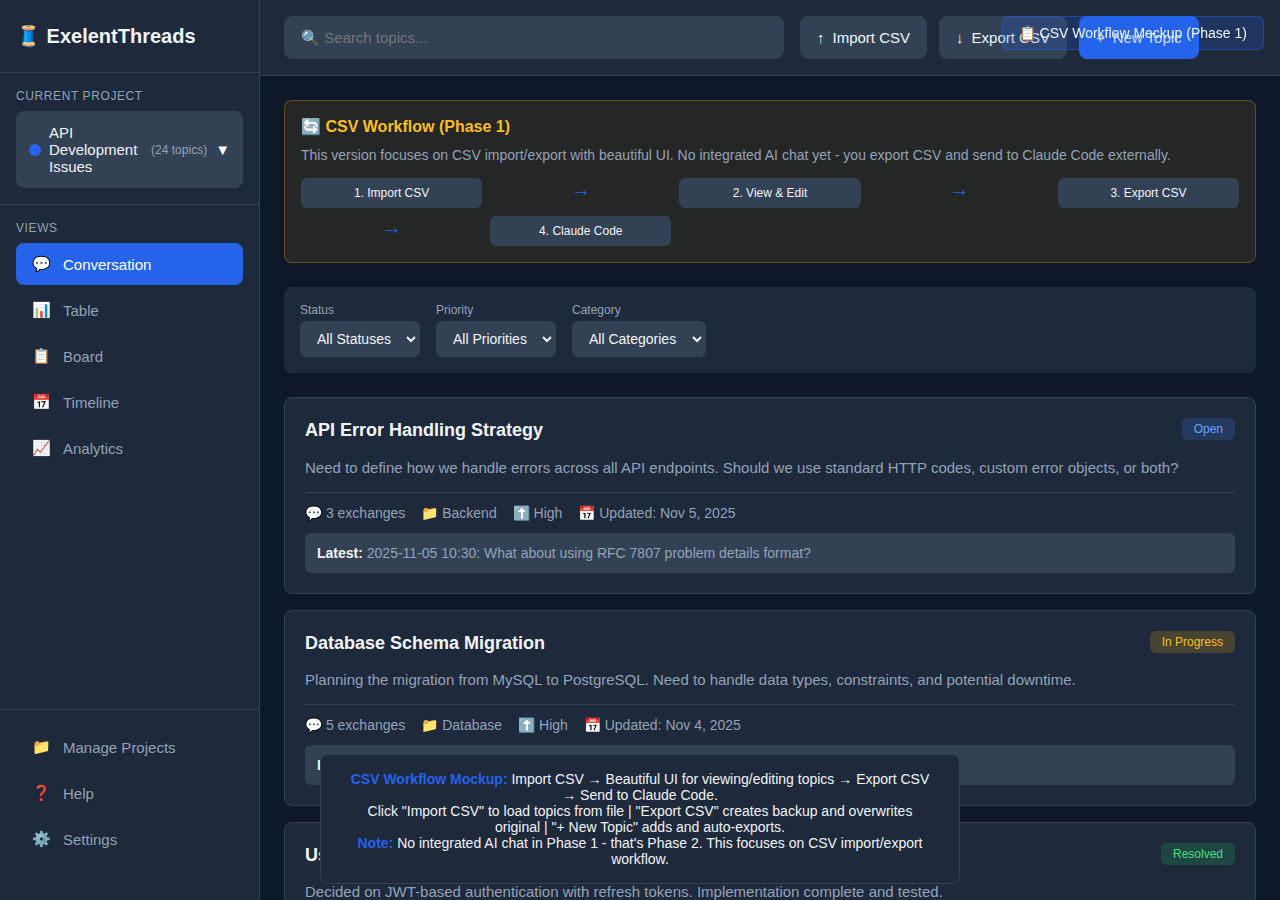
<file: mockup-csv-workflow.html>
<!DOCTYPE html>
<html lang="en">
<head>
    <meta charset="UTF-8">
    <meta name="viewport" content="width=device-width, initial-scale=1.0">
    <title>ExelentThreads - CSV Workflow Mockup</title>
    <style>
        * {
            margin: 0;
            padding: 0;
            box-sizing: border-box;
        }

        :root {
            --bg-primary: #0f172a;
            --bg-secondary: #1e293b;
            --bg-tertiary: #334155;
            --text-primary: #f1f5f9;
            --text-secondary: #94a3b8;
            --border-color: #334155;
            --primary-blue: #2563eb;
            --primary-blue-hover: #1d4ed8;
            --status-open: #3b82f6;
            --status-progress: #eab308;
            --status-resolved: #22c55e;
            --status-closed: #6b7280;
        }

        body {
            font-family: -apple-system, BlinkMacSystemFont, 'Segoe UI', sans-serif;
            background: var(--bg-primary);
            color: var(--text-primary);
            height: 100vh;
            overflow: hidden;
        }

        .app-container {
            display: flex;
            height: 100vh;
        }

        /* Sidebar */
        .sidebar {
            width: 260px;
            background: var(--bg-secondary);
            border-right: 1px solid var(--border-color);
            display: flex;
            flex-direction: column;
        }

        .sidebar-header {
            padding: 1.5rem 1rem;
            border-bottom: 1px solid var(--border-color);
        }

        .sidebar-logo {
            font-size: 1.25rem;
            font-weight: 600;
            text-decoration: none;
            color: var(--text-primary);
        }

        .sidebar-project-selector {
            padding: 1rem;
            border-bottom: 1px solid var(--border-color);
        }

        .project-selector-label {
            font-size: 0.75rem;
            color: var(--text-secondary);
            text-transform: uppercase;
            letter-spacing: 0.05em;
            margin-bottom: 0.5rem;
            display: block;
        }

        .project-selector-btn {
            width: 100%;
            padding: 0.75rem;
            background: var(--bg-tertiary);
            border: 1px solid var(--border-color);
            border-radius: 0.5rem;
            color: var(--text-primary);
            display: flex;
            align-items: center;
            gap: 0.5rem;
            cursor: pointer;
            font-size: 0.9375rem;
        }

        .project-selector-btn:hover {
            background: var(--bg-primary);
        }

        .project-color-dot {
            width: 12px;
            height: 12px;
            border-radius: 50%;
            background: var(--primary-blue);
        }

        .project-name {
            flex: 1;
            text-align: left;
        }

        .topic-count {
            font-size: 0.75rem;
            color: var(--text-secondary);
        }

        .sidebar-content {
            flex: 1;
            overflow-y: auto;
            padding: 1rem;
        }

        .sidebar-section-title {
            font-size: 0.75rem;
            color: var(--text-secondary);
            text-transform: uppercase;
            letter-spacing: 0.05em;
            margin-bottom: 0.5rem;
        }

        .sidebar-nav {
            display: flex;
            flex-direction: column;
            gap: 0.25rem;
            margin-bottom: 1.5rem;
        }

        .sidebar-nav-item {
            padding: 0.75rem 1rem;
            background: transparent;
            border: none;
            border-radius: 0.5rem;
            color: var(--text-secondary);
            cursor: pointer;
            display: flex;
            align-items: center;
            gap: 0.75rem;
            font-size: 0.9375rem;
            text-align: left;
            transition: all 0.2s;
        }

        .sidebar-nav-item:hover {
            background: var(--bg-tertiary);
            color: var(--text-primary);
        }

        .sidebar-nav-item.active {
            background: var(--primary-blue);
            color: white;
        }

        .sidebar-footer {
            padding: 1rem;
            border-top: 1px solid var(--border-color);
        }

        /* Main Content */
        .main-content {
            flex: 1;
            display: flex;
            flex-direction: column;
            overflow: hidden;
        }

        .content-header {
            padding: 1rem 1.5rem;
            border-bottom: 1px solid var(--border-color);
            display: flex;
            align-items: center;
            gap: 1rem;
            background: var(--bg-secondary);
        }

        .search-container {
            flex: 1;
            max-width: 500px;
        }

        .global-search-input {
            width: 100%;
            padding: 0.75rem 1rem;
            background: var(--bg-tertiary);
            border: 1px solid var(--border-color);
            border-radius: 0.5rem;
            color: var(--text-primary);
            font-size: 0.9375rem;
        }

        .global-search-input:focus {
            outline: none;
            border-color: var(--primary-blue);
        }

        .action-buttons {
            display: flex;
            gap: 0.75rem;
        }

        .action-btn {
            padding: 0.75rem 1rem;
            background: var(--bg-tertiary);
            border: 1px solid var(--border-color);
            border-radius: 0.5rem;
            color: var(--text-primary);
            cursor: pointer;
            display: flex;
            align-items: center;
            gap: 0.5rem;
            font-size: 0.9375rem;
            transition: all 0.2s;
        }

        .action-btn:hover {
            background: var(--bg-primary);
        }

        .action-btn-primary {
            background: var(--primary-blue);
            border-color: var(--primary-blue);
        }

        .action-btn-primary:hover {
            background: var(--primary-blue-hover);
        }

        .view-container {
            flex: 1;
            overflow-y: auto;
            padding: 1.5rem;
        }

        /* Filter Bar */
        .filter-bar {
            display: flex;
            gap: 1rem;
            margin-bottom: 1.5rem;
            padding: 1rem;
            background: var(--bg-secondary);
            border-radius: 0.5rem;
        }

        .filter-dropdown {
            position: relative;
        }

        .filter-label {
            font-size: 0.75rem;
            color: var(--text-secondary);
            margin-bottom: 0.25rem;
            display: block;
        }

        .filter-select {
            padding: 0.5rem 0.75rem;
            background: var(--bg-tertiary);
            border: 1px solid var(--border-color);
            border-radius: 0.375rem;
            color: var(--text-primary);
            cursor: pointer;
            font-size: 0.875rem;
        }

        /* Topic Cards */
        .topics-grid {
            display: grid;
            gap: 1rem;
        }

        .topic-card {
            background: var(--bg-secondary);
            border: 1px solid var(--border-color);
            border-radius: 0.5rem;
            padding: 1.25rem;
            cursor: pointer;
            transition: all 0.2s;
        }

        .topic-card:hover {
            border-color: var(--primary-blue);
            transform: translateY(-2px);
        }

        .topic-card-header {
            display: flex;
            align-items: flex-start;
            justify-content: space-between;
            margin-bottom: 0.75rem;
        }

        .topic-card-title {
            font-size: 1.125rem;
            font-weight: 600;
            flex: 1;
            line-height: 1.4;
        }

        .topic-card-status {
            padding: 0.25rem 0.75rem;
            border-radius: 0.375rem;
            font-size: 0.75rem;
            font-weight: 500;
            margin-left: 0.75rem;
        }

        .topic-card-status.open { background: rgba(59, 130, 246, 0.2); color: #60a5fa; }
        .topic-card-status.in-progress { background: rgba(234, 179, 8, 0.2); color: #fbbf24; }
        .topic-card-status.resolved { background: rgba(34, 197, 94, 0.2); color: #4ade80; }
        .topic-card-status.closed { background: rgba(107, 114, 128, 0.2); color: #9ca3af; }

        .topic-card-description {
            color: var(--text-secondary);
            font-size: 0.9375rem;
            line-height: 1.6;
            margin-bottom: 0.75rem;
        }

        .topic-card-meta {
            display: flex;
            gap: 1rem;
            font-size: 0.875rem;
            color: var(--text-secondary);
            padding-top: 0.75rem;
            border-top: 1px solid var(--border-color);
        }

        .topic-card-latest {
            margin-top: 0.75rem;
            padding: 0.75rem;
            background: var(--bg-tertiary);
            border-radius: 0.375rem;
            font-size: 0.875rem;
            color: var(--text-secondary);
        }

        .topic-card-latest strong {
            color: var(--text-primary);
        }

        /* Demo Label */
        .demo-label {
            position: fixed;
            top: 1rem;
            right: 1rem;
            background: rgba(37, 99, 235, 0.2);
            border: 1px solid rgba(37, 99, 235, 0.4);
            padding: 0.5rem 1rem;
            border-radius: 0.375rem;
            font-size: 0.875rem;
            z-index: 1000;
        }

        .demo-instructions {
            position: fixed;
            bottom: 1rem;
            left: 50%;
            transform: translateX(-50%);
            background: var(--bg-secondary);
            border: 1px solid var(--border-color);
            padding: 1rem 1.5rem;
            border-radius: 0.5rem;
            font-size: 0.875rem;
            max-width: 800px;
            text-align: center;
            z-index: 1000;
        }

        .demo-instructions strong {
            color: var(--primary-blue);
        }

        .csv-workflow-note {
            background: rgba(234, 179, 8, 0.1);
            border: 1px solid rgba(234, 179, 8, 0.3);
            padding: 1rem;
            border-radius: 0.5rem;
            margin-bottom: 1.5rem;
        }

        .csv-workflow-note-title {
            font-weight: 600;
            color: #fbbf24;
            margin-bottom: 0.5rem;
        }

        .csv-workflow-note-text {
            font-size: 0.875rem;
            color: var(--text-secondary);
            line-height: 1.6;
        }

        .workflow-steps {
            display: grid;
            grid-template-columns: repeat(5, 1fr);
            gap: 0.5rem;
            margin-top: 0.75rem;
        }

        .workflow-step {
            padding: 0.5rem;
            background: var(--bg-tertiary);
            border-radius: 0.375rem;
            font-size: 0.75rem;
            text-align: center;
        }

        .workflow-arrow {
            color: var(--primary-blue);
            font-size: 1.25rem;
            text-align: center;
        }
    </style>
</head>
<body>
    <div class="demo-label">📋 CSV Workflow Mockup (Phase 1)</div>

    <div class="app-container">
        <!-- Sidebar -->
        <aside class="sidebar">
            <!-- Logo -->
            <div class="sidebar-header">
                <a href="#" class="sidebar-logo">🧵 ExelentThreads</a>
            </div>

            <!-- Project Selector -->
            <div class="sidebar-project-selector">
                <label class="project-selector-label">Current Project</label>
                <button class="project-selector-btn">
                    <span class="project-color-dot"></span>
                    <span class="project-name">API Development Issues</span>
                    <span class="topic-count">(24 topics)</span>
                    <span>▼</span>
                </button>
            </div>

            <!-- Navigation -->
            <div class="sidebar-content">
                <div class="sidebar-section-title">Views</div>
                <nav class="sidebar-nav">
                    <button class="sidebar-nav-item active">
                        <span>💬</span>
                        <span>Conversation</span>
                    </button>
                    <button class="sidebar-nav-item">
                        <span>📊</span>
                        <span>Table</span>
                    </button>
                    <button class="sidebar-nav-item">
                        <span>📋</span>
                        <span>Board</span>
                    </button>
                    <button class="sidebar-nav-item">
                        <span>📅</span>
                        <span>Timeline</span>
                    </button>
                    <button class="sidebar-nav-item">
                        <span>📈</span>
                        <span>Analytics</span>
                    </button>
                </nav>
            </div>

            <!-- Footer Actions -->
            <div class="sidebar-footer">
                <nav class="sidebar-nav">
                    <button class="sidebar-nav-item">
                        <span>📁</span>
                        <span>Manage Projects</span>
                    </button>
                    <button class="sidebar-nav-item">
                        <span>❓</span>
                        <span>Help</span>
                    </button>
                    <button class="sidebar-nav-item">
                        <span>⚙️</span>
                        <span>Settings</span>
                    </button>
                </nav>
            </div>
        </aside>

        <!-- Main Content -->
        <div class="main-content">
            <!-- Header -->
            <div class="content-header">
                <div class="search-container">
                    <input type="text" class="global-search-input" placeholder="🔍 Search topics...">
                </div>
                <div class="action-buttons">
                    <button class="action-btn">
                        <span>↑</span>
                        <span>Import CSV</span>
                    </button>
                    <button class="action-btn">
                        <span>↓</span>
                        <span>Export CSV</span>
                    </button>
                    <button class="action-btn action-btn-primary">
                        <span>+</span>
                        <span>New Topic</span>
                    </button>
                </div>
            </div>

            <!-- View Container -->
            <div class="view-container">
                <!-- CSV Workflow Note -->
                <div class="csv-workflow-note">
                    <div class="csv-workflow-note-title">🔄 CSV Workflow (Phase 1)</div>
                    <div class="csv-workflow-note-text">
                        This version focuses on CSV import/export with beautiful UI. No integrated AI chat yet - you export CSV and send to Claude Code externally.
                    </div>
                    <div class="workflow-steps">
                        <div class="workflow-step">1. Import CSV</div>
                        <div class="workflow-arrow">→</div>
                        <div class="workflow-step">2. View & Edit</div>
                        <div class="workflow-arrow">→</div>
                        <div class="workflow-step">3. Export CSV</div>
                        <div class="workflow-arrow">→</div>
                        <div class="workflow-step">4. Claude Code</div>
                    </div>
                </div>

                <!-- Filter Bar -->
                <div class="filter-bar">
                    <div class="filter-dropdown">
                        <label class="filter-label">Status</label>
                        <select class="filter-select">
                            <option>All Statuses</option>
                            <option>Open</option>
                            <option>In Progress</option>
                            <option>Resolved</option>
                            <option>Closed</option>
                        </select>
                    </div>
                    <div class="filter-dropdown">
                        <label class="filter-label">Priority</label>
                        <select class="filter-select">
                            <option>All Priorities</option>
                            <option>High</option>
                            <option>Medium</option>
                            <option>Low</option>
                        </select>
                    </div>
                    <div class="filter-dropdown">
                        <label class="filter-label">Category</label>
                        <select class="filter-select">
                            <option>All Categories</option>
                            <option>Technical</option>
                            <option>UX</option>
                            <option>Database</option>
                            <option>Backend</option>
                        </select>
                    </div>
                </div>

                <!-- Topics Grid -->
                <div class="topics-grid">
                    <!-- Topic Card 1 -->
                    <div class="topic-card">
                        <div class="topic-card-header">
                            <div class="topic-card-title">API Error Handling Strategy</div>
                            <div class="topic-card-status open">Open</div>
                        </div>
                        <div class="topic-card-description">
                            Need to define how we handle errors across all API endpoints. Should we use standard HTTP codes, custom error objects, or both?
                        </div>
                        <div class="topic-card-meta">
                            <span>💬 3 exchanges</span>
                            <span>📁 Backend</span>
                            <span>⬆️ High</span>
                            <span>📅 Updated: Nov 5, 2025</span>
                        </div>
                        <div class="topic-card-latest">
                            <strong>Latest:</strong> 2025-11-05 10:30: What about using RFC 7807 problem details format?
                        </div>
                    </div>

                    <!-- Topic Card 2 -->
                    <div class="topic-card">
                        <div class="topic-card-header">
                            <div class="topic-card-title">Database Schema Migration</div>
                            <div class="topic-card-status in-progress">In Progress</div>
                        </div>
                        <div class="topic-card-description">
                            Planning the migration from MySQL to PostgreSQL. Need to handle data types, constraints, and potential downtime.
                        </div>
                        <div class="topic-card-meta">
                            <span>💬 5 exchanges</span>
                            <span>📁 Database</span>
                            <span>⬆️ High</span>
                            <span>📅 Updated: Nov 4, 2025</span>
                        </div>
                        <div class="topic-card-latest">
                            <strong>Latest:</strong> 2025-11-04 16:20: Started writing migration scripts. Need to test with sample data.
                        </div>
                    </div>

                    <!-- Topic Card 3 -->
                    <div class="topic-card">
                        <div class="topic-card-header">
                            <div class="topic-card-title">User Authentication Flow</div>
                            <div class="topic-card-status resolved">Resolved</div>
                        </div>
                        <div class="topic-card-description">
                            Decided on JWT-based authentication with refresh tokens. Implementation complete and tested.
                        </div>
                        <div class="topic-card-meta">
                            <span>💬 8 exchanges</span>
                            <span>📁 Security</span>
                            <span>⬆️ High</span>
                            <span>📅 Updated: Nov 3, 2025</span>
                        </div>
                        <div class="topic-card-latest">
                            <strong>Latest:</strong> 2025-11-03 14:15: ✅ DECISION: JWT with 15min access tokens, 7day refresh tokens. Implemented and deployed.
                        </div>
                    </div>

                    <!-- Topic Card 4 -->
                    <div class="topic-card">
                        <div class="topic-card-header">
                            <div class="topic-card-title">Rate Limiting Implementation</div>
                            <div class="topic-card-status open">Open</div>
                        </div>
                        <div class="topic-card-description">
                            Should we implement rate limiting at the API gateway level or within each service? Consider token bucket vs fixed window.
                        </div>
                        <div class="topic-card-meta">
                            <span>💬 2 exchanges</span>
                            <span>📁 Backend</span>
                            <span>→ Medium</span>
                            <span>📅 Updated: Nov 5, 2025</span>
                        </div>
                        <div class="topic-card-latest">
                            <strong>Latest:</strong> 2025-11-05 09:15: Looking into Redis for distributed rate limiting. Thoughts?
                        </div>
                    </div>

                    <!-- Topic Card 5 -->
                    <div class="topic-card">
                        <div class="topic-card-header">
                            <div class="topic-card-title">Frontend Performance Optimization</div>
                            <div class="topic-card-status in-progress">In Progress</div>
                        </div>
                        <div class="topic-card-description">
                            Initial load time is too slow. Need to implement code splitting, lazy loading, and optimize bundle size.
                        </div>
                        <div class="topic-card-meta">
                            <span>💬 4 exchanges</span>
                            <span>📁 Frontend</span>
                            <span>⬆️ High</span>
                            <span>📅 Updated: Nov 4, 2025</span>
                        </div>
                        <div class="topic-card-latest">
                            <strong>Latest:</strong> 2025-11-04 11:45: Implemented route-based code splitting. Bundle size reduced by 40%.
                        </div>
                    </div>

                    <!-- Topic Card 6 -->
                    <div class="topic-card">
                        <div class="topic-card-header">
                            <div class="topic-card-title">Email Template Design</div>
                            <div class="topic-card-status closed">Closed</div>
                        </div>
                        <div class="topic-card-description">
                            Design email templates for notifications, password reset, and welcome emails. Needs to be responsive and match brand.
                        </div>
                        <div class="topic-card-meta">
                            <span>💬 6 exchanges</span>
                            <span>📁 UX</span>
                            <span>↓ Low</span>
                            <span>📅 Updated: Nov 1, 2025</span>
                        </div>
                        <div class="topic-card-latest">
                            <strong>Latest:</strong> 2025-11-01 15:30: All templates approved and deployed. Closing this topic.
                        </div>
                    </div>
                </div>
            </div>
        </div>
    </div>

    <div class="demo-instructions">
        <strong>CSV Workflow Mockup:</strong> Import CSV → Beautiful UI for viewing/editing topics → Export CSV → Send to Claude Code.
        <br>
        Click "Import CSV" to load topics from file | "Export CSV" creates backup and overwrites original | "+ New Topic" adds and auto-exports.
        <br>
        <strong>Note:</strong> No integrated AI chat in Phase 1 - that's Phase 2. This focuses on CSV import/export workflow.
    </div>

    <script>
        // Basic demo interactions
        document.querySelectorAll('.sidebar-nav-item').forEach(item => {
            item.addEventListener('click', () => {
                document.querySelectorAll('.sidebar-nav-item').forEach(i => i.classList.remove('active'));
                item.classList.add('active');
            });
        });

        // Topic card click
        document.querySelectorAll('.topic-card').forEach(card => {
            card.addEventListener('click', () => {
                alert('Opens Topic Detail Modal with:\n- Full description (editable if not locked)\n- All comment exchanges\n- Add new comment\n- Change status/priority/category\n- Delete topic\n- Save & Export button');
            });
        });

        // Import CSV
        document.querySelector('.action-btn:nth-child(1)').addEventListener('click', () => {
            alert('Opens file picker:\n1. Select CSV file\n2. Parse and validate\n3. Show import summary\n4. Import topics into database\n5. Refresh view\n\nFile watching: Auto-detects changes every 30s and prompts to import.');
        });

        // Export CSV
        document.querySelector('.action-btn:nth-child(2)').addEventListener('click', () => {
            alert('Export flow:\n1. Create backup (filename_backup_timestamp.csv)\n2. Generate CSV from database\n3. Overwrite original file\n4. Show success toast\n\nReady to send to Claude Code!');
        });

        // New Topic
        document.querySelector('.action-btn-primary').addEventListener('click', () => {
            alert('Opens New Topic Modal:\n- Topic title (required)\n- Description\n- Status (default: Open)\n- Priority (default: Medium)\n- Category (autocomplete)\n- Initial comment (optional)\n\nOn create: Generates UUID, saves to DB, auto-exports CSV.');
        });

        // Filter dropdowns
        document.querySelectorAll('.filter-select').forEach(select => {
            select.addEventListener('change', () => {
                console.log('Filter changed:', select.value);
                // In real app: filters topics in real-time
            });
        });

        // Search
        document.querySelector('.global-search-input').addEventListener('input', (e) => {
            console.log('Search:', e.target.value);
            // In real app: fuzzy search across topics, descriptions, comments
        });
    </script>
</body>
</html>
</file>
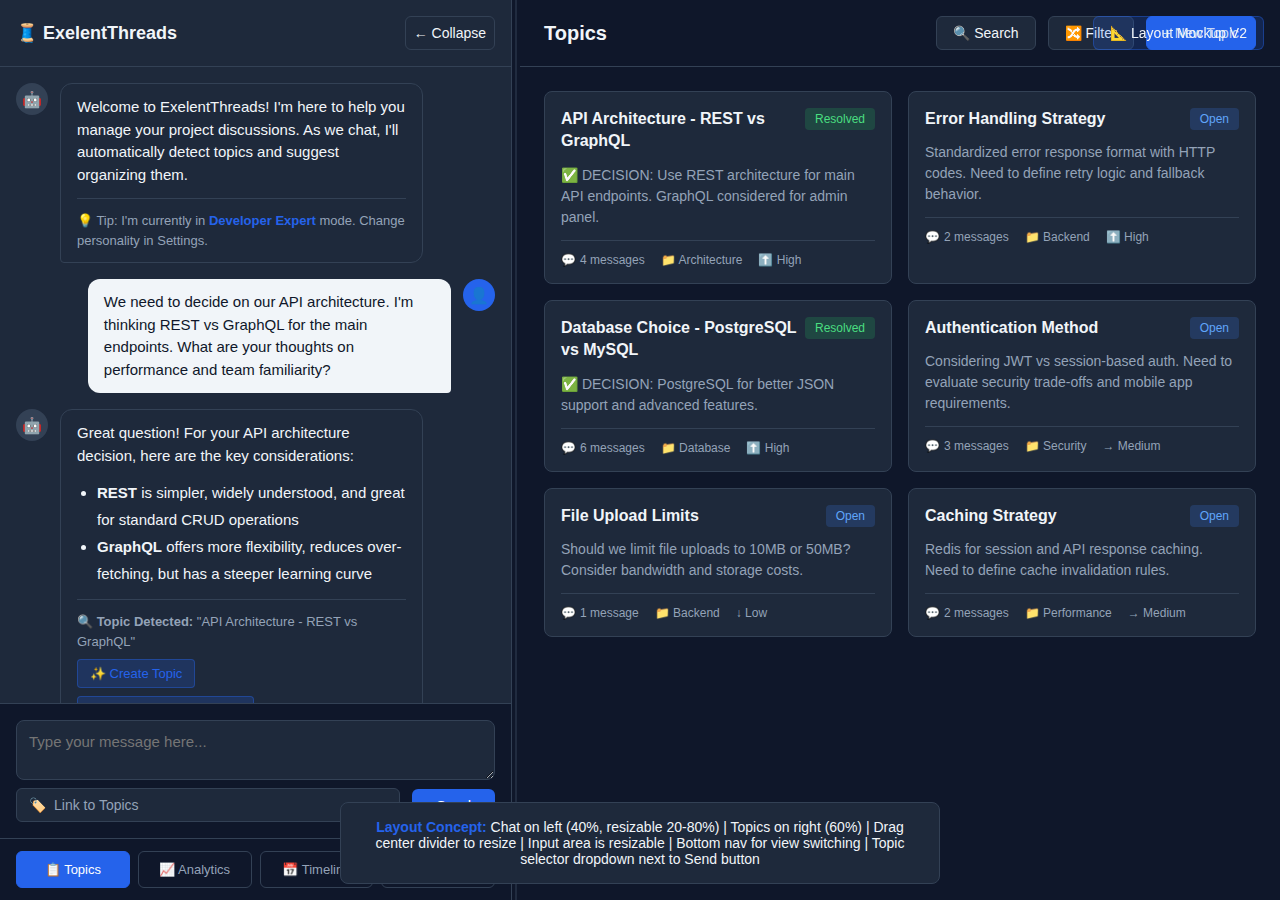
<file: mockup-v2.html>
<!DOCTYPE html>
<html lang="en">
<head>
    <meta charset="UTF-8">
    <meta name="viewport" content="width=device-width, initial-scale=1.0">
    <title>ExelentThreads - Layout Mockup V2</title>
    <style>
        * {
            margin: 0;
            padding: 0;
            box-sizing: border-box;
        }

        :root {
            --bg-primary: #0f172a;
            --bg-secondary: #1e293b;
            --bg-tertiary: #334155;
            --bg-chat-user: #f1f5f9;
            --bg-chat-ai: #1e293b;
            --text-primary: #f1f5f9;
            --text-secondary: #94a3b8;
            --text-chat-user: #0f172a;
            --border-color: #334155;
            --primary-blue: #2563eb;
            --primary-blue-hover: #1d4ed8;
        }

        body {
            font-family: -apple-system, BlinkMacSystemFont, 'Segoe UI', sans-serif;
            background: var(--bg-primary);
            color: var(--text-primary);
            height: 100vh;
            overflow: hidden;
        }

        .app-container {
            display: flex;
            height: 100vh;
            position: relative;
        }

        /* Chat Panel (Left Side) */
        .chat-panel {
            width: 40%;
            display: flex;
            flex-direction: column;
            background: var(--bg-secondary);
            border-right: 1px solid var(--border-color);
            position: relative;
        }

        .chat-header {
            padding: 1rem;
            border-bottom: 1px solid var(--border-color);
            display: flex;
            align-items: center;
            justify-content: space-between;
        }

        .chat-logo {
            font-size: 1.125rem;
            font-weight: 600;
        }

        .chat-collapse-btn {
            background: transparent;
            border: 1px solid var(--border-color);
            color: var(--text-primary);
            padding: 0.5rem;
            border-radius: 0.375rem;
            cursor: pointer;
            font-size: 0.875rem;
        }

        .chat-collapse-btn:hover {
            background: var(--bg-tertiary);
        }

        .chat-history {
            flex: 1;
            overflow-y: auto;
            padding: 1rem;
            display: flex;
            flex-direction: column;
            gap: 1rem;
        }

        .chat-message {
            display: flex;
            gap: 0.75rem;
            max-width: 85%;
        }

        .chat-message.user {
            align-self: flex-end;
            flex-direction: row-reverse;
        }

        .chat-message.ai {
            align-self: flex-start;
        }

        .chat-avatar {
            width: 32px;
            height: 32px;
            border-radius: 50%;
            display: flex;
            align-items: center;
            justify-content: center;
            flex-shrink: 0;
            font-size: 1rem;
        }

        .chat-message.user .chat-avatar {
            background: var(--primary-blue);
        }

        .chat-message.ai .chat-avatar {
            background: var(--bg-tertiary);
        }

        .chat-bubble {
            padding: 0.75rem 1rem;
            border-radius: 0.75rem;
            line-height: 1.5;
            font-size: 0.9375rem;
        }

        .chat-message.user .chat-bubble {
            background: var(--bg-chat-user);
            color: var(--text-chat-user);
            border-bottom-right-radius: 0.25rem;
        }

        .chat-message.ai .chat-bubble {
            background: var(--bg-chat-ai);
            color: var(--text-primary);
            border-bottom-left-radius: 0.25rem;
            border: 1px solid var(--border-color);
        }

        .chat-topic-tags {
            display: flex;
            gap: 0.5rem;
            margin-top: 0.5rem;
            flex-wrap: wrap;
        }

        .chat-topic-tag {
            font-size: 0.75rem;
            padding: 0.25rem 0.5rem;
            background: rgba(37, 99, 235, 0.2);
            border: 1px solid rgba(37, 99, 235, 0.4);
            border-radius: 0.25rem;
            cursor: pointer;
        }

        .chat-topic-tag:hover {
            background: rgba(37, 99, 235, 0.3);
        }

        .chat-input-section {
            padding: 1rem;
            border-top: 1px solid var(--border-color);
            background: var(--bg-primary);
        }

        .chat-input-container {
            display: flex;
            flex-direction: column;
            gap: 0.5rem;
        }

        .chat-textarea {
            width: 100%;
            min-height: 60px;
            max-height: 200px;
            padding: 0.75rem;
            background: var(--bg-secondary);
            border: 1px solid var(--border-color);
            border-radius: 0.5rem;
            color: var(--text-primary);
            font-family: inherit;
            font-size: 0.9375rem;
            resize: vertical;
        }

        .chat-textarea:focus {
            outline: none;
            border-color: var(--primary-blue);
        }

        .chat-input-actions {
            display: flex;
            align-items: center;
            justify-content: space-between;
            gap: 0.75rem;
        }

        .topic-selector-dropdown {
            position: relative;
            flex: 1;
        }

        .topic-selector-btn {
            width: 100%;
            padding: 0.5rem 0.75rem;
            background: var(--bg-secondary);
            border: 1px solid var(--border-color);
            border-radius: 0.375rem;
            color: var(--text-secondary);
            font-size: 0.875rem;
            cursor: pointer;
            display: flex;
            align-items: center;
            gap: 0.5rem;
        }

        .topic-selector-btn:hover {
            background: var(--bg-tertiary);
        }

        .chat-send-btn {
            padding: 0.5rem 1.5rem;
            background: var(--primary-blue);
            border: none;
            border-radius: 0.375rem;
            color: white;
            font-weight: 500;
            cursor: pointer;
            font-size: 0.9375rem;
        }

        .chat-send-btn:hover {
            background: var(--primary-blue-hover);
        }

        .chat-resize-handle {
            position: absolute;
            bottom: 0;
            left: 0;
            right: 0;
            height: 8px;
            cursor: ns-resize;
            background: linear-gradient(to bottom, transparent, var(--border-color));
            opacity: 0;
            transition: opacity 0.2s;
        }

        .chat-input-section:hover .chat-resize-handle {
            opacity: 1;
        }

        .chat-bottom-nav {
            padding: 0.75rem 1rem;
            border-top: 1px solid var(--border-color);
            background: var(--bg-primary);
        }

        .bottom-nav-buttons {
            display: flex;
            gap: 0.5rem;
        }

        .bottom-nav-btn {
            flex: 1;
            padding: 0.625rem;
            background: transparent;
            border: 1px solid var(--border-color);
            border-radius: 0.375rem;
            color: var(--text-secondary);
            font-size: 0.8125rem;
            cursor: pointer;
            display: flex;
            align-items: center;
            justify-content: center;
            gap: 0.375rem;
        }

        .bottom-nav-btn.active {
            background: var(--primary-blue);
            color: white;
            border-color: var(--primary-blue);
        }

        .bottom-nav-btn:hover:not(.active) {
            background: var(--bg-tertiary);
        }

        /* Topics Panel (Right Side) */
        .topics-panel {
            flex: 1;
            display: flex;
            flex-direction: column;
            background: var(--bg-primary);
        }

        .topics-header {
            padding: 1rem 1.5rem;
            border-bottom: 1px solid var(--border-color);
            display: flex;
            align-items: center;
            justify-content: space-between;
        }

        .topics-title {
            font-size: 1.25rem;
            font-weight: 600;
        }

        .topics-actions {
            display: flex;
            gap: 0.75rem;
        }

        .topics-action-btn {
            padding: 0.5rem 1rem;
            background: var(--bg-secondary);
            border: 1px solid var(--border-color);
            border-radius: 0.375rem;
            color: var(--text-primary);
            font-size: 0.875rem;
            cursor: pointer;
            display: flex;
            align-items: center;
            gap: 0.5rem;
        }

        .topics-action-btn.primary {
            background: var(--primary-blue);
            border-color: var(--primary-blue);
        }

        .topics-action-btn:hover {
            background: var(--bg-tertiary);
        }

        .topics-action-btn.primary:hover {
            background: var(--primary-blue-hover);
        }

        .topics-content {
            flex: 1;
            overflow-y: auto;
            padding: 1.5rem;
        }

        .topics-grid {
            display: grid;
            grid-template-columns: repeat(auto-fill, minmax(320px, 1fr));
            gap: 1rem;
        }

        .topic-card {
            background: var(--bg-secondary);
            border: 1px solid var(--border-color);
            border-radius: 0.5rem;
            padding: 1rem;
            cursor: pointer;
            transition: all 0.2s;
        }

        .topic-card:hover {
            border-color: var(--primary-blue);
            transform: translateY(-2px);
        }

        .topic-card-header {
            display: flex;
            align-items: flex-start;
            justify-content: space-between;
            margin-bottom: 0.75rem;
        }

        .topic-card-title {
            font-weight: 600;
            font-size: 1rem;
            line-height: 1.4;
            flex: 1;
        }

        .topic-card-status {
            padding: 0.25rem 0.625rem;
            border-radius: 0.25rem;
            font-size: 0.75rem;
            font-weight: 500;
            margin-left: 0.5rem;
        }

        .topic-card-status.open {
            background: rgba(59, 130, 246, 0.2);
            color: #60a5fa;
        }

        .topic-card-status.resolved {
            background: rgba(34, 197, 94, 0.2);
            color: #4ade80;
        }

        .topic-card-content {
            color: var(--text-secondary);
            font-size: 0.875rem;
            line-height: 1.5;
            margin-bottom: 0.75rem;
        }

        .topic-card-meta {
            display: flex;
            align-items: center;
            gap: 1rem;
            font-size: 0.75rem;
            color: var(--text-secondary);
            padding-top: 0.75rem;
            border-top: 1px solid var(--border-color);
        }

        .topic-card-linked-messages {
            display: inline-flex;
            align-items: center;
            gap: 0.25rem;
        }

        /* Panel Resize Handle */
        .panel-resize-handle {
            width: 8px;
            cursor: ew-resize;
            background: transparent;
            position: relative;
        }

        .panel-resize-handle::before {
            content: '';
            position: absolute;
            top: 0;
            bottom: 0;
            left: 50%;
            transform: translateX(-50%);
            width: 1px;
            background: var(--border-color);
        }

        .panel-resize-handle:hover::before {
            width: 2px;
            background: var(--primary-blue);
        }

        /* Demo Label */
        .demo-label {
            position: fixed;
            top: 1rem;
            right: 1rem;
            background: rgba(37, 99, 235, 0.2);
            border: 1px solid rgba(37, 99, 235, 0.4);
            padding: 0.5rem 1rem;
            border-radius: 0.375rem;
            font-size: 0.875rem;
            z-index: 1000;
        }

        .demo-instructions {
            position: fixed;
            bottom: 1rem;
            left: 50%;
            transform: translateX(-50%);
            background: var(--bg-secondary);
            border: 1px solid var(--border-color);
            padding: 1rem 1.5rem;
            border-radius: 0.5rem;
            font-size: 0.875rem;
            max-width: 600px;
            text-align: center;
            z-index: 1000;
        }

        .demo-instructions strong {
            color: var(--primary-blue);
        }
    </style>
</head>
<body>
    <div class="demo-label">📐 Layout Mockup V2</div>

    <div class="app-container">
        <!-- Chat Panel (Left) -->
        <div class="chat-panel">
            <!-- Header -->
            <div class="chat-header">
                <div class="chat-logo">🧵 ExelentThreads</div>
                <button class="chat-collapse-btn">← Collapse</button>
            </div>

            <!-- Chat History -->
            <div class="chat-history">
                <!-- AI Message -->
                <div class="chat-message ai">
                    <div class="chat-avatar">🤖</div>
                    <div class="chat-bubble">
                        <div>Welcome to ExelentThreads! I'm here to help you manage your project discussions. As we chat, I'll automatically detect topics and suggest organizing them.</div>
                        <div style="margin-top: 0.75rem; padding-top: 0.75rem; border-top: 1px solid var(--border-color); font-size: 0.8125rem; color: var(--text-secondary);">
                            💡 Tip: I'm currently in <strong style="color: var(--primary-blue);">Developer Expert</strong> mode. Change personality in Settings.
                        </div>
                    </div>
                </div>

                <!-- User Message -->
                <div class="chat-message user">
                    <div class="chat-avatar">👤</div>
                    <div class="chat-bubble">
                        We need to decide on our API architecture. I'm thinking REST vs GraphQL for the main endpoints. What are your thoughts on performance and team familiarity?
                    </div>
                </div>

                <!-- AI Message with Topic Detection -->
                <div class="chat-message ai">
                    <div class="chat-avatar">🤖</div>
                    <div class="chat-bubble">
                        <div>Great question! For your API architecture decision, here are the key considerations:</div>
                        <ul style="margin: 0.75rem 0 0.75rem 1.25rem; line-height: 1.8;">
                            <li><strong>REST</strong> is simpler, widely understood, and great for standard CRUD operations</li>
                            <li><strong>GraphQL</strong> offers more flexibility, reduces over-fetching, but has a steeper learning curve</li>
                        </ul>
                        <div style="margin-top: 0.75rem; padding-top: 0.75rem; border-top: 1px solid var(--border-color);">
                            <div style="font-size: 0.8125rem; margin-bottom: 0.5rem; color: var(--text-secondary);">
                                🔍 <strong>Topic Detected:</strong> "API Architecture - REST vs GraphQL"
                            </div>
                            <button style="padding: 0.375rem 0.75rem; background: rgba(37, 99, 235, 0.2); border: 1px solid rgba(37, 99, 235, 0.4); border-radius: 0.25rem; color: var(--primary-blue); cursor: pointer; font-size: 0.8125rem;">
                                ✨ Create Topic
                            </button>
                        </div>
                        <div class="chat-topic-tags">
                            <span class="chat-topic-tag">🔗 Linked to: API Architecture</span>
                        </div>
                    </div>
                </div>

                <!-- User Message with Topic Link -->
                <div class="chat-message user">
                    <div class="chat-avatar">👤</div>
                    <div class="chat-bubble">
                        <div>Thanks! Let's go with REST for now. Can you outline the error handling approach we should use?</div>
                        <div class="chat-topic-tags">
                            <span class="chat-topic-tag">🔗 API Architecture</span>
                            <span class="chat-topic-tag">🔗 Error Handling</span>
                        </div>
                    </div>
                </div>

                <!-- AI Message -->
                <div class="chat-message ai">
                    <div class="chat-avatar">🤖</div>
                    <div class="chat-bubble">
                        <div>Excellent choice! For REST error handling, I recommend a standardized approach with HTTP status codes and structured error responses...</div>
                    </div>
                </div>
            </div>

            <!-- Input Section -->
            <div class="chat-input-section">
                <div class="chat-resize-handle" title="Drag to resize input area"></div>
                <div class="chat-input-container">
                    <textarea class="chat-textarea" placeholder="Type your message here..."></textarea>
                    <div class="chat-input-actions">
                        <div class="topic-selector-dropdown">
                            <button class="topic-selector-btn">
                                <span>🏷️</span>
                                <span>Link to Topics</span>
                                <span style="margin-left: auto;">▼</span>
                            </button>
                        </div>
                        <button class="chat-send-btn">Send</button>
                    </div>
                </div>
            </div>

            <!-- Bottom Navigation -->
            <div class="chat-bottom-nav">
                <div class="bottom-nav-buttons">
                    <button class="bottom-nav-btn active">📋 Topics</button>
                    <button class="bottom-nav-btn">📈 Analytics</button>
                    <button class="bottom-nav-btn">📅 Timeline</button>
                    <button class="bottom-nav-btn">⚙️ Settings</button>
                </div>
            </div>
        </div>

        <!-- Resize Handle -->
        <div class="panel-resize-handle" title="Drag to resize panels"></div>

        <!-- Topics Panel (Right) -->
        <div class="topics-panel">
            <!-- Header -->
            <div class="topics-header">
                <div class="topics-title">Topics</div>
                <div class="topics-actions">
                    <button class="topics-action-btn">🔍 Search</button>
                    <button class="topics-action-btn">🔀 Filter</button>
                    <button class="topics-action-btn primary">+ New Topic</button>
                </div>
            </div>

            <!-- Topics Grid -->
            <div class="topics-content">
                <div class="topics-grid">
                    <!-- Topic Card 1 -->
                    <div class="topic-card">
                        <div class="topic-card-header">
                            <div class="topic-card-title">API Architecture - REST vs GraphQL</div>
                            <div class="topic-card-status resolved">Resolved</div>
                        </div>
                        <div class="topic-card-content">
                            ✅ DECISION: Use REST architecture for main API endpoints. GraphQL considered for admin panel.
                        </div>
                        <div class="topic-card-meta">
                            <span class="topic-card-linked-messages">
                                <span>💬</span>
                                <span>4 messages</span>
                            </span>
                            <span>📁 Architecture</span>
                            <span>⬆️ High</span>
                        </div>
                    </div>

                    <!-- Topic Card 2 -->
                    <div class="topic-card">
                        <div class="topic-card-header">
                            <div class="topic-card-title">Error Handling Strategy</div>
                            <div class="topic-card-status open">Open</div>
                        </div>
                        <div class="topic-card-content">
                            Standardized error response format with HTTP codes. Need to define retry logic and fallback behavior.
                        </div>
                        <div class="topic-card-meta">
                            <span class="topic-card-linked-messages">
                                <span>💬</span>
                                <span>2 messages</span>
                            </span>
                            <span>📁 Backend</span>
                            <span>⬆️ High</span>
                        </div>
                    </div>

                    <!-- Topic Card 3 -->
                    <div class="topic-card">
                        <div class="topic-card-header">
                            <div class="topic-card-title">Database Choice - PostgreSQL vs MySQL</div>
                            <div class="topic-card-status resolved">Resolved</div>
                        </div>
                        <div class="topic-card-content">
                            ✅ DECISION: PostgreSQL for better JSON support and advanced features.
                        </div>
                        <div class="topic-card-meta">
                            <span class="topic-card-linked-messages">
                                <span>💬</span>
                                <span>6 messages</span>
                            </span>
                            <span>📁 Database</span>
                            <span>⬆️ High</span>
                        </div>
                    </div>

                    <!-- Topic Card 4 -->
                    <div class="topic-card">
                        <div class="topic-card-header">
                            <div class="topic-card-title">Authentication Method</div>
                            <div class="topic-card-status open">Open</div>
                        </div>
                        <div class="topic-card-content">
                            Considering JWT vs session-based auth. Need to evaluate security trade-offs and mobile app requirements.
                        </div>
                        <div class="topic-card-meta">
                            <span class="topic-card-linked-messages">
                                <span>💬</span>
                                <span>3 messages</span>
                            </span>
                            <span>📁 Security</span>
                            <span>→ Medium</span>
                        </div>
                    </div>

                    <!-- Topic Card 5 -->
                    <div class="topic-card">
                        <div class="topic-card-header">
                            <div class="topic-card-title">File Upload Limits</div>
                            <div class="topic-card-status open">Open</div>
                        </div>
                        <div class="topic-card-content">
                            Should we limit file uploads to 10MB or 50MB? Consider bandwidth and storage costs.
                        </div>
                        <div class="topic-card-meta">
                            <span class="topic-card-linked-messages">
                                <span>💬</span>
                                <span>1 message</span>
                            </span>
                            <span>📁 Backend</span>
                            <span>↓ Low</span>
                        </div>
                    </div>

                    <!-- Topic Card 6 -->
                    <div class="topic-card">
                        <div class="topic-card-header">
                            <div class="topic-card-title">Caching Strategy</div>
                            <div class="topic-card-status open">Open</div>
                        </div>
                        <div class="topic-card-content">
                            Redis for session and API response caching. Need to define cache invalidation rules.
                        </div>
                        <div class="topic-card-meta">
                            <span class="topic-card-linked-messages">
                                <span>💬</span>
                                <span>2 messages</span>
                            </span>
                            <span>📁 Performance</span>
                            <span>→ Medium</span>
                        </div>
                    </div>
                </div>
            </div>
        </div>
    </div>

    <div class="demo-instructions">
        <strong>Layout Concept:</strong> Chat on left (40%, resizable 20-80%) | Topics on right (60%) |
        Drag center divider to resize | Input area is resizable | Bottom nav for view switching |
        Topic selector dropdown next to Send button
    </div>

    <script>
        // Basic resize functionality demo
        const chatPanel = document.querySelector('.chat-panel');
        const resizeHandle = document.querySelector('.panel-resize-handle');
        const appContainer = document.querySelector('.app-container');

        let isResizing = false;

        resizeHandle.addEventListener('mousedown', (e) => {
            isResizing = true;
            document.body.style.cursor = 'ew-resize';
        });

        document.addEventListener('mousemove', (e) => {
            if (!isResizing) return;

            const containerWidth = appContainer.offsetWidth;
            const newWidth = (e.clientX / containerWidth) * 100;

            // Clamp between 20% and 80%
            if (newWidth >= 20 && newWidth <= 80) {
                chatPanel.style.width = newWidth + '%';
            }
        });

        document.addEventListener('mouseup', () => {
            if (isResizing) {
                isResizing = false;
                document.body.style.cursor = 'default';
            }
        });

        // Input resize demo
        const inputSection = document.querySelector('.chat-input-section');
        const inputResizeHandle = document.querySelector('.chat-resize-handle');
        const textarea = document.querySelector('.chat-textarea');

        let isResizingInput = false;
        let startY = 0;
        let startHeight = 0;

        inputResizeHandle.addEventListener('mousedown', (e) => {
            isResizingInput = true;
            startY = e.clientY;
            startHeight = textarea.offsetHeight;
            e.preventDefault();
        });

        document.addEventListener('mousemove', (e) => {
            if (!isResizingInput) return;

            const deltaY = startY - e.clientY;
            const newHeight = startHeight + deltaY;

            // Clamp between 60px and 200px
            if (newHeight >= 60 && newHeight <= 200) {
                textarea.style.height = newHeight + 'px';
            }
        });

        document.addEventListener('mouseup', () => {
            if (isResizingInput) {
                isResizingInput = false;
            }
        });

        // Topic selector demo
        const topicSelectorBtn = document.querySelector('.topic-selector-btn');
        topicSelectorBtn.addEventListener('click', () => {
            alert('Topic selector dropdown would open here with checkboxes:\n\n☐ API Architecture\n☐ Error Handling\n☐ Database Choice\n☐ Authentication\n☐ File Uploads\n☐ Caching Strategy\n\n[Create New Topic +]');
        });

        // Bottom nav switching demo
        const navButtons = document.querySelectorAll('.bottom-nav-btn');
        navButtons.forEach(btn => {
            btn.addEventListener('click', () => {
                navButtons.forEach(b => b.classList.remove('active'));
                btn.classList.add('active');
            });
        });

        // Collapse button demo
        document.querySelector('.chat-collapse-btn').addEventListener('click', () => {
            const isCollapsed = chatPanel.style.width === '0%' || chatPanel.style.width === '';
            if (isCollapsed) {
                chatPanel.style.width = '40%';
                document.querySelector('.chat-collapse-btn').textContent = '← Collapse';
            } else {
                chatPanel.style.width = '0%';
                document.querySelector('.chat-collapse-btn').textContent = '→ Expand';
            }
        });
    </script>
</body>
</html>
</file>
<file: styles.css>
/* Reset and Base Styles */
* {
    margin: 0;
    padding: 0;
    box-sizing: border-box;
}

:root {
    /* Colors - Exelent Dark Theme */
    --primary-blue: #2563eb;
    --primary-blue-hover: #1d4ed8;
    --primary-purple: #7c3aed;
    --primary-green: #10b981;

    --status-open: #ef4444;
    --status-progress: #f59e0b;
    --status-resolved: #10b981;
    --status-archived: #6b7280;

    /* Dark backgrounds matching Exelent */
    --bg-primary: #111827;      /* Main dark background (gray-900) */
    --bg-secondary: #1f2937;    /* Slightly lighter (gray-800) */
    --bg-tertiary: #374151;     /* Hover states (gray-700) */
    --bg-elevated: #1f2937;     /* Cards, modals */

    /* Text colors for dark theme */
    --text-primary: #ffffff;        /* White text */
    --text-secondary: #9ca3af;      /* gray-400 */
    --text-tertiary: #6b7280;       /* gray-500 */
    --text-muted: #4b5563;          /* gray-600 */

    /* Borders for dark theme */
    --border-light: #1f2937;        /* gray-800 */
    --border-medium: #374151;       /* gray-700 */
    --border-strong: #4b5563;       /* gray-600 */
}

body {
    font-family: -apple-system, BlinkMacSystemFont, 'Segoe UI', 'Roboto', 'Helvetica Neue', Arial, sans-serif;
    color: var(--text-primary);
    background: var(--bg-primary);
    line-height: 1.5;
    margin: 0;
    height: 100vh;
    overflow: hidden;
}

/* Main Layout - Sidebar + Content */
.app-container {
    display: flex;
    height: 100vh;
    background: var(--bg-primary);
}

/* Left Sidebar */
.sidebar {
    width: 256px;
    height: 100vh;
    background: var(--bg-primary);
    border-right: 1px solid var(--border-light);
    display: flex;
    flex-direction: column;
    flex-shrink: 0;
}

.sidebar-header {
    padding: 1rem;
    border-bottom: 1px solid var(--border-light);
}

.sidebar-logo {
    display: flex;
    align-items: center;
    gap: 0.75rem;
    text-decoration: none;
    transition: opacity 0.2s;
}

.sidebar-logo:hover {
    opacity: 0.8;
}

.sidebar-logo-text {
    font-size: 1.25rem;
    font-weight: 700;
    color: var(--text-primary);
}

/* Project Selector */
.sidebar-project-selector {
    padding: 0 1rem;
    margin-bottom: 1rem;
}

.project-selector-label {
    display: block;
    font-size: 0.6875rem;
    font-weight: 600;
    text-transform: uppercase;
    color: var(--text-tertiary);
    margin-bottom: 0.5rem;
    letter-spacing: 0.05em;
}

.project-dropdown {
    position: relative;
}

.project-selector-btn {
    width: 100%;
    display: flex;
    align-items: center;
    gap: 0.5rem;
    padding: 0.625rem 0.75rem;
    background: var(--bg-secondary);
    border: 1px solid var(--border-medium);
    border-radius: 0.5rem;
    color: var(--text-primary);
    font-size: 0.875rem;
    font-weight: 500;
    cursor: pointer;
    transition: all 0.2s;
}

.project-selector-btn:hover {
    background: var(--bg-tertiary);
    border-color: var(--primary-blue);
}

.project-color-dot {
    width: 12px;
    height: 12px;
    border-radius: 50%;
    background: var(--primary-blue);
    flex-shrink: 0;
}

.project-name {
    flex: 1;
    text-align: left;
    white-space: nowrap;
    overflow: hidden;
    text-overflow: ellipsis;
}

.project-dropdown-icon {
    font-size: 0.625rem;
    color: var(--text-tertiary);
    flex-shrink: 0;
}

.project-dropdown-menu {
    position: absolute;
    top: calc(100% + 0.25rem);
    left: 0;
    right: 0;
    background: var(--bg-secondary);
    border: 1px solid var(--border-medium);
    border-radius: 0.5rem;
    box-shadow: 0 4px 12px rgba(0, 0, 0, 0.3);
    z-index: 100;
    max-height: 300px;
    overflow-y: auto;
}

.project-dropdown-menu.hidden {
    display: none;
}

.project-menu-item {
    display: flex;
    align-items: center;
    gap: 0.5rem;
    padding: 0.625rem 0.75rem;
    cursor: pointer;
    transition: background 0.2s;
    border-bottom: 1px solid var(--border-light);
}

.project-menu-item:last-child {
    border-bottom: none;
}

.project-menu-item:hover {
    background: var(--bg-tertiary);
}

.project-menu-item.active {
    background: rgba(37, 99, 235, 0.1);
}

.project-menu-item.new-project {
    color: var(--primary-blue);
    font-weight: 600;
    border-top: 2px solid var(--border-medium);
}

.project-menu-info {
    flex: 1;
    min-width: 0;
}

.project-menu-name {
    font-weight: 500;
    font-size: 0.875rem;
    color: var(--text-primary);
    white-space: nowrap;
    overflow: hidden;
    text-overflow: ellipsis;
}

.project-menu-desc {
    font-size: 0.75rem;
    color: var(--text-tertiary);
    white-space: nowrap;
    overflow: hidden;
    text-overflow: ellipsis;
}

.project-menu-count {
    font-size: 0.75rem;
    color: var(--text-tertiary);
    background: var(--bg-tertiary);
    padding: 0.125rem 0.5rem;
    border-radius: 1rem;
    flex-shrink: 0;
}

.sidebar-new-topic {
    padding: 0.75rem;
}

.sidebar-new-topic .btn {
    width: 100%;
    display: flex;
    align-items: center;
    justify-content: center;
    gap: 0.5rem;
    padding: 0.625rem 1rem;
    background: var(--primary-blue);
    color: white;
    border: none;
    border-radius: 0.5rem;
    font-size: 0.875rem;
    font-weight: 500;
    cursor: pointer;
    transition: background-color 0.2s;
}

.sidebar-new-topic .btn:hover {
    background: var(--primary-blue-hover);
}

.sidebar-content {
    flex: 1;
    overflow-y: auto;
    padding: 0.75rem;
}

.sidebar-section {
    margin-bottom: 1.5rem;
}

.sidebar-section-title {
    font-size: 0.6875rem;
    font-weight: 600;
    color: var(--text-tertiary);
    text-transform: uppercase;
    letter-spacing: 0.05em;
    padding: 0 0.75rem;
    margin-bottom: 0.5rem;
}

.sidebar-nav {
    display: flex;
    flex-direction: column;
    gap: 0.125rem;
}

.sidebar-nav-item {
    display: flex;
    align-items: center;
    gap: 0.625rem;
    padding: 0.625rem 0.75rem;
    color: var(--text-secondary);
    text-decoration: none;
    font-size: 0.875rem;
    border-radius: 0.5rem;
    transition: all 0.2s;
    cursor: pointer;
    border: none;
    background: transparent;
    width: 100%;
    text-align: left;
}

.sidebar-nav-item:hover {
    color: var(--text-primary);
    background: var(--bg-secondary);
}

.sidebar-nav-item.active {
    background: var(--bg-secondary);
    color: var(--text-primary);
}

.sidebar-nav-icon {
    font-size: 1.25rem;
    flex-shrink: 0;
}

.sidebar-footer {
    border-top: 1px solid var(--border-light);
    padding: 0.75rem;
}

/* Main Content Area */
.main-content {
    flex: 1;
    display: flex;
    flex-direction: column;
    height: 100vh;
    overflow: hidden;
    background: var(--bg-primary);
}

/* Content Header (search bar and action buttons) */
.content-header {
    flex-shrink: 0;
    padding: 1rem 1.5rem;
    border-bottom: 1px solid var(--border-light);
    background: var(--bg-primary);
    display: flex;
    align-items: center;
    gap: 1.5rem;
}

.content-header .search-container {
    flex: 1;
    max-width: 500px;
}

.content-header .global-search-input {
    width: 100%;
    padding: 0.625rem 1rem;
    background: var(--bg-secondary);
    border: 1px solid var(--border-medium);
    border-radius: 0.5rem;
    color: var(--text-primary);
    font-size: 0.875rem;
    transition: all 0.2s;
}

.content-header .global-search-input::placeholder {
    color: var(--text-primary);
    opacity: 0.6;
}

.content-header .global-search-input:focus {
    outline: none;
    border-color: var(--primary-blue);
    box-shadow: 0 0 0 3px rgba(37, 99, 235, 0.1);
}

/* Action Buttons */
.action-buttons {
    display: flex;
    gap: 0.75rem;
    align-items: center;
}

.action-btn {
    display: flex;
    align-items: center;
    gap: 0.5rem;
    padding: 0.625rem 1rem;
    background: var(--bg-secondary);
    border: 1px solid var(--border-medium);
    border-radius: 0.5rem;
    color: var(--text-primary);
    font-size: 0.875rem;
    font-weight: 500;
    cursor: pointer;
    transition: all 0.2s;
    white-space: nowrap;
}

.action-btn:hover {
    background: var(--bg-tertiary);
    border-color: var(--border-strong);
}

.action-btn-primary {
    background: var(--primary-blue);
    border-color: var(--primary-blue);
    color: white;
}

.action-btn-primary:hover {
    background: var(--primary-blue-hover);
    border-color: var(--primary-blue-hover);
}

.action-btn-icon {
    font-size: 1rem;
}

/* View Container */
.view-container {
    flex: 1;
    overflow-y: auto;
    background: var(--bg-primary);
}

/* Old Header (keeping for backward compat, will remove later) */
.header {
    display: none; /* Hidden now that we have sidebar */
    background: var(--bg-primary);
    border-bottom: 1px solid var(--border-light);
    padding: 1rem 2rem;
    display: flex;
    justify-content: space-between;
    align-items: center;
    gap: 2rem;
}

.header-left {
    display: flex;
    align-items: center;
    gap: 1.5rem;
    flex-shrink: 0;
}

.header-center {
    flex: 1;
    max-width: 600px;
}

.search-container {
    width: 100%;
}

.global-search-input {
    width: 100%;
    padding: 0.625rem 1rem;
    border: 1px solid var(--border-medium);
    border-radius: 8px;
    font-size: 0.875rem;
    font-family: inherit;
    background: var(--bg-secondary);
    color: var(--text-primary);
    transition: all 0.2s;
}

.global-search-input::placeholder {
    color: var(--text-tertiary);
}

.global-search-input:focus {
    outline: none;
    border-color: var(--primary-blue);
    box-shadow: 0 0 0 3px rgba(37, 99, 235, 0.1);
}

.logo {
    font-size: 1.25rem;
    font-weight: 600;
    color: var(--primary-blue);
}

.project-name {
    color: var(--text-secondary);
    font-size: 0.875rem;
}

.header-right {
    display: flex;
    gap: 0.75rem;
}

/* Buttons */
.btn {
    padding: 0.5rem 1rem;
    border-radius: 6px;
    border: none;
    font-size: 0.875rem;
    font-weight: 500;
    cursor: pointer;
    transition: all 0.2s;
}

.btn-primary {
    background: var(--primary-blue);
    color: white;
}

.btn-primary:hover {
    background: var(--primary-blue-hover);
}

.btn-secondary {
    background: var(--bg-secondary);
    border: 1px solid var(--border-medium);
    color: var(--text-primary);
}

.btn-secondary:hover {
    background: var(--bg-tertiary);
}

/* View Switcher */
.view-switcher {
    background: var(--bg-primary);
    border-bottom: 1px solid var(--border-light);
    padding: 0 2rem;
    display: flex;
    gap: 0.5rem;
}

.view-tab {
    padding: 0.75rem 1.5rem;
    border: none;
    background: none;
    color: var(--text-secondary);
    font-size: 0.875rem;
    font-weight: 500;
    cursor: pointer;
    border-bottom: 2px solid transparent;
    transition: all 0.2s;
}

.view-tab:hover {
    color: var(--text-primary);
}

.view-tab.active {
    color: var(--primary-blue);
    border-bottom-color: var(--primary-blue);
}

/* Main Container */

/* Search Modal */
.search-modal {
    position: fixed;
    top: 0;
    left: 0;
    right: 0;
    bottom: 0;
    z-index: 1000;
    display: flex;
    align-items: flex-start;
    justify-content: center;
    padding-top: 5vh;
}

.search-modal.hidden {
    display: none;
}

.search-modal-backdrop {
    position: absolute;
    top: 0;
    left: 0;
    right: 0;
    bottom: 0;
    background: rgba(0, 0, 0, 0.5);
}

.search-modal-content {
    position: relative;
    width: 90%;
    max-width: 800px;
    max-height: 80vh;
    background: var(--bg-elevated);
    border: 1px solid var(--border-light);
    border-radius: 12px;
    box-shadow: 0 20px 60px rgba(0, 0, 0, 0.6);
    display: flex;
    flex-direction: column;
}

.search-modal-header {
    padding: 1.5rem;
    border-bottom: 1px solid var(--border-light);
    display: flex;
    justify-content: space-between;
    align-items: center;
}

.search-modal-header h3 {
    font-size: 1.25rem;
    font-weight: 600;
    margin: 0;
    color: var(--text-primary);
}

.search-modal-close {
    background: none;
    border: none;
    font-size: 1.5rem;
    cursor: pointer;
    color: var(--text-secondary);
    padding: 0.25rem;
    line-height: 1;
    transition: color 0.2s;
}

.search-modal-close:hover {
    color: var(--text-primary);
}

.search-modal-body {
    flex: 1;
    overflow-y: auto;
    padding: 1.5rem;
}

.search-results-header {
    font-size: 0.875rem;
    color: var(--text-secondary);
    margin-bottom: 1rem;
    padding-bottom: 0.75rem;
    border-bottom: 1px solid var(--border-light);
}

.search-result-item {
    padding: 1rem;
    border: 1px solid var(--border-light);
    border-radius: 8px;
    margin-bottom: 1rem;
    cursor: pointer;
    transition: all 0.2s;
}

.search-result-item:hover {
    border-color: var(--primary-blue);
    background: var(--bg-secondary);
}

.search-result-header {
    display: flex;
    justify-content: space-between;
    align-items: flex-start;
    margin-bottom: 0.5rem;
}

.search-result-title {
    font-weight: 600;
    font-size: 1rem;
    flex: 1;
}

.search-result-meta {
    font-size: 0.75rem;
    color: var(--text-secondary);
    margin-bottom: 0.75rem;
}

.search-result-matches {
    display: flex;
    flex-direction: column;
    gap: 0.5rem;
}

.search-match {
    font-size: 0.875rem;
    line-height: 1.5;
    color: var(--text-secondary);
}

.search-match mark {
    background: #fef3c7;
    color: #92400e;
    padding: 0.125rem 0.25rem;
    border-radius: 2px;
    font-weight: 500;
}

.search-more-matches {
    font-size: 0.75rem;
    color: var(--primary-blue);
    font-weight: 500;
    margin-top: 0.25rem;
}

.search-no-results {
    text-align: center;
    padding: 3rem 1rem;
}

.search-no-results-icon {
    font-size: 3rem;
    margin-bottom: 1rem;
    opacity: 0.5;
}

.search-no-results-text {
    color: var(--text-secondary);
    font-size: 1rem;
}

/* Help Modal Styling */
.help-section {
    margin-bottom: 2rem;
}

.help-section:last-child {
    margin-bottom: 0;
}

.help-section h4 {
    font-size: 1rem;
    font-weight: 600;
    margin-bottom: 0.75rem;
    color: var(--text-primary);
}

.help-section p {
    color: var(--text-secondary);
    margin-bottom: 0.75rem;
    line-height: 1.6;
}

.help-keywords {
    display: flex;
    flex-wrap: wrap;
    gap: 0.5rem;
}

.help-keyword {
    background: var(--bg-secondary);
    border: 1px solid var(--border-medium);
    padding: 0.375rem 0.75rem;
    border-radius: 6px;
    font-size: 0.875rem;
    font-family: 'Monaco', 'Courier New', monospace;
    color: var(--primary-blue);
}

/* Topic Detail Modal (Trello-style) */
.topic-modal {
    position: fixed;
    top: 0;
    left: 0;
    right: 0;
    bottom: 0;
    z-index: 1000;
    display: flex;
    align-items: flex-start;
    justify-content: center;
    padding-top: 3vh;
}

.topic-modal.hidden {
    display: none;
}

.topic-modal-backdrop {
    position: absolute;
    top: 0;
    left: 0;
    right: 0;
    bottom: 0;
    background: rgba(0, 0, 0, 0.5);
}

.topic-modal-content {
    position: relative;
    width: 90%;
    max-width: 900px;
    max-height: 90vh;
    background: var(--bg-elevated);
    border: 1px solid var(--border-light);
    border-radius: 12px;
    box-shadow: 0 20px 60px rgba(0, 0, 0, 0.3);
    display: flex;
    flex-direction: column;
}

.topic-modal-header {
    padding: 1.5rem;
    border-bottom: 1px solid var(--border-light);
    display: flex;
    justify-content: space-between;
    align-items: flex-start;
    gap: 1rem;
}

.topic-modal-title-text {
    font-size: 1.5rem;
    font-weight: 600;
    margin-bottom: 0.75rem;
    color: var(--text-primary);
    line-height: 1.3;
}

.topic-modal-meta {
    display: flex;
    gap: 0.75rem;
    flex-wrap: wrap;
    align-items: center;
}

.topic-modal-category {
    font-size: 0.875rem;
    color: var(--text-secondary);
    background: var(--bg-secondary);
    padding: 0.25rem 0.75rem;
    border-radius: 6px;
}

.topic-modal-priority {
    font-size: 0.875rem;
    color: var(--text-secondary);
}

.topic-modal-body {
    flex: 1;
    overflow-y: auto;
    padding: 1.5rem;
}

.topic-modal-info {
    display: grid;
    grid-template-columns: repeat(auto-fit, minmax(200px, 1fr));
    gap: 1rem;
    padding: 1rem;
    background: var(--bg-secondary);
    border-radius: 8px;
    margin-bottom: 1.5rem;
}

.topic-modal-info-item {
    font-size: 0.875rem;
    color: var(--text-secondary);
}

.topic-modal-info-item strong {
    color: var(--text-primary);
    display: block;
    margin-bottom: 0.25rem;
}

.topic-modal-exchanges {
    margin-bottom: 1.5rem;
}

.topic-modal-exchanges h4 {
    font-size: 1rem;
    font-weight: 600;
    margin-bottom: 1rem;
    color: var(--text-primary);
}

.topic-modal-input {
    margin-bottom: 1.5rem;
    padding-top: 1rem;
    border-top: 1px solid var(--border-light);
    position: relative;
}

.topic-modal-input h4 {
    font-size: 1rem;
    font-weight: 600;
    margin-bottom: 0.75rem;
    color: var(--text-primary);
}

.modal-exchange {
    margin-bottom: 1rem;
    padding: 1rem;
    border-radius: 8px;
    background: var(--bg-secondary);
}

.modal-exchange.user {
    background: rgba(37, 99, 235, 0.1);
    border-left: 3px solid #2563eb;
}

.modal-exchange.claude {
    background: rgba(124, 58, 237, 0.1);
    border-left: 3px solid #7c3aed;
}

.modal-exchange-header {
    display: flex;
    justify-content: space-between;
    align-items: center;
    margin-bottom: 0.5rem;
}

.modal-exchange-speaker {
    font-weight: 600;
    font-size: 0.875rem;
}

.modal-exchange-speaker.user {
    color: #2563eb;
}

.modal-exchange-speaker.claude {
    color: #7c3aed;
}

.modal-exchange-time {
    font-size: 0.75rem;
    color: var(--text-secondary);
}

.modal-exchange-content {
    font-size: 0.9375rem;
    line-height: 1.6;
    color: var(--text-primary);
    white-space: pre-wrap;
}

.topic-modal-actions {
    display: flex;
    gap: 0.75rem;
    padding-top: 1rem;
    border-top: 1px solid var(--border-light);
}

/* Ask AI Modal */
.ask-ai-modal-content {
    max-width: 900px;
}

.ask-ai-input-section {
    margin-bottom: 2rem;
}

.ask-ai-description {
    font-size: 0.9375rem;
    color: var(--text-secondary);
    margin-bottom: 1rem;
    line-height: 1.6;
}

.ask-ai-input-group {
    display: flex;
    gap: 0.75rem;
    margin-bottom: 1rem;
}

.ask-ai-input {
    flex: 1;
    padding: 0.875rem 1rem;
    border: 2px solid var(--border-medium);
    border-radius: 8px;
    font-size: 0.9375rem;
    font-family: inherit;
    background: var(--bg-secondary);
    color: var(--text-primary);
    transition: all 0.2s;
}

.ask-ai-input::placeholder {
    color: var(--text-primary);
    opacity: 0.5;
}

.ask-ai-input:focus {
    outline: none;
    border-color: var(--primary-blue);
    box-shadow: 0 0 0 3px rgba(37, 99, 235, 0.1);
}

.ask-ai-examples {
    display: flex;
    gap: 0.5rem;
    align-items: center;
    flex-wrap: wrap;
}

.ask-ai-example-label {
    font-size: 0.8125rem;
    color: var(--text-secondary);
    font-weight: 500;
}

.ask-ai-example {
    background: var(--bg-secondary);
    border: 1px solid var(--border-medium);
    padding: 0.375rem 0.75rem;
    border-radius: 6px;
    font-size: 0.8125rem;
    cursor: pointer;
    transition: all 0.2s;
    color: var(--primary-blue);
}

.ask-ai-example:hover {
    background: var(--primary-blue);
    color: white;
    border-color: var(--primary-blue);
}

.ask-ai-results {
    min-height: 200px;
}

.ask-ai-loading {
    text-align: center;
    padding: 3rem 1rem;
}

.ask-ai-loading-spinner {
    width: 40px;
    height: 40px;
    margin: 0 auto 1rem;
    border: 4px solid var(--bg-tertiary);
    border-top-color: var(--primary-blue);
    border-radius: 50%;
    animation: spin 1s linear infinite;
}

@keyframes spin {
    to { transform: rotate(360deg); }
}

.ask-ai-loading p {
    color: var(--text-secondary);
    font-size: 0.9375rem;
}

.ask-ai-results-header {
    margin-bottom: 1.5rem;
    padding: 1rem;
    background: linear-gradient(135deg, #eff6ff 0%, #f0fdf4 100%);
    border-radius: 8px;
    border: 1px solid #93c5fd;
}

.ask-ai-answer-summary {
    font-size: 0.9375rem;
    display: flex;
    align-items: center;
    gap: 0.75rem;
    flex-wrap: wrap;
}

.ask-ai-confidence {
    font-size: 0.875rem;
    font-weight: 600;
    padding: 0.25rem 0.75rem;
    border-radius: 12px;
}

.ask-ai-confidence.confidence-high {
    background: #dcfce7;
    color: #166534;
}

.ask-ai-confidence.confidence-medium {
    background: #fef3c7;
    color: #92400e;
}

.ask-ai-confidence.confidence-low {
    background: #f3f4f6;
    color: #6b7280;
}

.ask-ai-result-card {
    background: var(--bg-secondary);
    border: 1px solid var(--border-medium);
    border-radius: 8px;
    padding: 1.25rem;
    margin-bottom: 1rem;
    transition: all 0.2s;
}

.ask-ai-result-card:hover {
    box-shadow: 0 4px 12px rgba(0, 0, 0, 0.3);
    border-color: var(--primary-blue);
    background: var(--bg-tertiary);
}

.ask-ai-result-header {
    display: flex;
    gap: 1rem;
    align-items: flex-start;
    margin-bottom: 1rem;
}

.ask-ai-result-rank {
    background: var(--primary-blue);
    color: white;
    width: 32px;
    height: 32px;
    border-radius: 50%;
    display: flex;
    align-items: center;
    justify-content: center;
    font-weight: 600;
    font-size: 0.875rem;
    flex-shrink: 0;
}

.ask-ai-result-title-section {
    flex: 1;
}

.ask-ai-result-title {
    font-weight: 600;
    font-size: 1rem;
    margin-bottom: 0.5rem;
    color: var(--text-primary);
}

.ask-ai-result-meta {
    display: flex;
    gap: 0.75rem;
    font-size: 0.8125rem;
    color: var(--text-secondary);
    flex-wrap: wrap;
}

.ask-ai-result-confidence {
    flex-shrink: 0;
    font-weight: 600;
    font-size: 0.875rem;
    padding: 0.25rem 0.75rem;
    border-radius: 6px;
}

.ask-ai-relevant-exchanges {
    margin-bottom: 1rem;
    display: flex;
    flex-direction: column;
    gap: 0.75rem;
}

.ask-ai-exchange {
    background: var(--bg-secondary);
    padding: 0.875rem;
    border-radius: 6px;
    border-left: 3px solid var(--border-medium);
}

.ask-ai-exchange.user {
    background: rgba(37, 99, 235, 0.1);
    border-left-color: #2563eb;
}

.ask-ai-exchange-speaker {
    font-weight: 600;
    font-size: 0.8125rem;
    margin-bottom: 0.5rem;
}

.ask-ai-exchange-speaker.user {
    color: #2563eb;
}

.ask-ai-exchange-speaker.claude {
    color: #7c3aed;
}

.ask-ai-exchange-content {
    font-size: 0.9375rem;
    line-height: 1.6;
    color: var(--text-primary);
}

.ask-ai-highlight {
    background: #fef3c7;
    color: #92400e;
    padding: 0.125rem 0.25rem;
    border-radius: 2px;
    font-weight: 600;
}

.ask-ai-result-actions {
    display: flex;
    gap: 0.5rem;
}

.ask-ai-no-results {
    text-align: center;
    padding: 3rem 1rem;
}

.ask-ai-no-results-icon {
    font-size: 3rem;
    margin-bottom: 1rem;
    opacity: 0.5;
}

.ask-ai-no-results-text {
    font-size: 1rem;
    font-weight: 500;
    margin-bottom: 0.5rem;
    color: var(--text-primary);
}

.ask-ai-suggestion {
    font-size: 0.875rem;
    color: var(--text-secondary);
}

/* Conversation View */
.conversation-view {
    display: flex;
    height: 100%;
}

.conversation-sidebar {
    width: 320px;
    background: var(--bg-primary);
    border-right: 1px solid var(--border-light);
    display: flex;
    flex-direction: column;
}

.sidebar-header {
    padding: 1rem;
    border-bottom: 1px solid var(--border-light);
}

.sort-select {
    width: 100%;
    padding: 0.5rem;
    border: 1px solid var(--border-medium);
    border-radius: 6px;
    font-size: 0.875rem;
    background: var(--bg-secondary);
    color: var(--text-primary);
}

.topics-list {
    flex: 1;
    overflow-y: auto;
    padding: 0.5rem;
}

.topic-card {
    padding: 0.75rem;
    margin-bottom: 0.5rem;
    border-radius: 8px;
    border: 1px solid var(--border-light);
    cursor: pointer;
    transition: all 0.2s;
    background: var(--bg-secondary);
}

.topic-card:hover {
    border-color: var(--primary-blue);
    background: var(--bg-tertiary);
    box-shadow: 0 2px 4px rgba(0,0,0,0.3);
}

.topic-card.active {
    border-color: var(--primary-blue);
    background: var(--bg-tertiary);
}

.topic-card-header {
    display: flex;
    align-items: start;
    gap: 0.5rem;
    margin-bottom: 0.25rem;
}

.status-icon {
    font-size: 0.75rem;
    margin-top: 0.125rem;
}

.topic-title {
    font-weight: 500;
    font-size: 0.875rem;
    flex: 1;
    line-height: 1.4;
}

.topic-meta {
    color: var(--text-tertiary);
    font-size: 0.75rem;
}

/* Conversation Main */
.conversation-main {
    flex: 1;
    display: flex;
    flex-direction: column;
    background: var(--bg-secondary);
}

.conversation-header {
    background: var(--bg-primary);
    padding: 1rem 1.5rem;
    border-bottom: 1px solid var(--border-light);
}

/* Contradiction Warning */
.contradiction-warning {
    background: #fef3c7;
    border: 1px solid #f59e0b;
    border-radius: 8px;
    padding: 1rem;
    margin-bottom: 1rem;
    display: flex;
    gap: 1rem;
}

.contradiction-icon {
    font-size: 1.5rem;
    flex-shrink: 0;
}

.contradiction-content {
    flex: 1;
}

.contradiction-title {
    font-weight: 600;
    color: #92400e;
    margin-bottom: 0.5rem;
    font-size: 0.875rem;
}

.contradiction-text {
    color: #78350f;
    font-size: 0.875rem;
    line-height: 1.5;
    margin-bottom: 0.75rem;
}

.contradiction-actions {
    display: flex;
    gap: 0.5rem;
}

/* Related Topics Bar */
.related-topics-bar {
    background: rgba(37, 99, 235, 0.1);
    border: 1px solid var(--primary-blue);
    border-radius: 6px;
    padding: 0.75rem 1rem;
    margin-bottom: 1rem;
    display: flex;
    align-items: center;
    gap: 0.75rem;
    flex-wrap: wrap;
}

.related-topics-label {
    font-size: 0.875rem;
    font-weight: 600;
    color: var(--primary-blue);
    flex-shrink: 0;
}

.related-topic-link {
    background: var(--bg-secondary);
    border: 1px solid var(--primary-blue);
    border-radius: 4px;
    padding: 0.375rem 0.75rem;
    font-size: 0.75rem;
    cursor: pointer;
    transition: all 0.2s;
    color: var(--primary-blue);
}

.related-topic-link:hover {
    background: var(--bg-tertiary);
    border-color: var(--primary-blue-hover);
    color: var(--primary-blue-hover);
}

.related-more {
    font-size: 0.75rem;
    color: #6b7280;
}

.conversation-title {
    font-size: 1.125rem;
    font-weight: 600;
    margin-bottom: 0.25rem;
}

.conversation-meta {
    display: flex;
    gap: 1rem;
    align-items: center;
}

.status-badge {
    display: inline-block;
    padding: 0.25rem 0.75rem;
    border-radius: 12px;
    font-size: 0.75rem;
    font-weight: 500;
}

.status-badge.open {
    background: #fee2e2;
    color: var(--status-open);
}

.status-badge.in-progress {
    background: #fef3c7;
    color: #d97706;
}

.status-badge.resolved {
    background: #d1fae5;
    color: var(--status-resolved);
}

.conversation-messages {
    flex: 1;
    overflow-y: auto;
    padding: 1.5rem;
}

.message {
    margin-bottom: 1.5rem;
}

.message-header {
    display: flex;
    align-items: center;
    gap: 0.5rem;
    margin-bottom: 0.5rem;
}

.message-speaker {
    font-weight: 600;
    font-size: 0.875rem;
}

.message-speaker.user {
    color: var(--primary-blue);
}

.message-speaker.claude {
    color: var(--primary-purple);
}

.message-time {
    color: var(--text-tertiary);
    font-size: 0.75rem;
}

.message-content {
    padding: 0.75rem 1rem;
    border-radius: 8px;
    max-width: 85%;
    line-height: 1.6;
}

.message.user .message-content {
    background: var(--bg-secondary);
    border: 1px solid var(--border-medium);
    color: var(--text-primary);
}

.message.claude .message-content {
    background: var(--bg-secondary);
    border: 1px solid var(--border-light);
    border-left: 3px solid var(--primary-purple);
    color: var(--text-primary);
}

.conversation-input {
    background: var(--bg-primary);
    padding: 1rem 1.5rem;
    border-top: 1px solid var(--border-light);
    position: relative;
}

.input-group {
    display: flex;
    gap: 0.75rem;
}

.message-input {
    flex: 1;
    padding: 0.75rem 1rem;
    border: 1px solid var(--border-medium);
    border-radius: 6px;
    font-size: 0.875rem;
    font-family: inherit;
    background: var(--bg-secondary);
    color: var(--text-primary);
}

.message-input::placeholder {
    color: var(--text-primary);
    opacity: 0.5;
}

.message-input:focus {
    outline: none;
    border-color: var(--primary-blue);
    box-shadow: 0 0 0 3px rgba(37, 99, 235, 0.1);
}

/* Smart Suggestions Panel */
.smart-suggestions-panel {
    position: absolute;
    bottom: 100%;
    left: 0;
    right: 0;
    margin-bottom: 0.5rem;
    background: var(--bg-elevated);
    border: 1px solid var(--border-medium);
    border-radius: 8px;
    box-shadow: 0 4px 12px rgba(0, 0, 0, 0.4);
    max-height: 400px;
    overflow-y: auto;
    z-index: 100;
}

.smart-suggestions-panel.hidden {
    display: none;
}

.suggestions-header {
    padding: 0.75rem 1rem;
    font-weight: 600;
    font-size: 0.875rem;
    color: var(--primary-purple);
    border-bottom: 1px solid var(--border-light);
    background: var(--bg-secondary);
}

.suggestion-item {
    padding: 1rem;
    border-bottom: 1px solid var(--border-light);
}

.suggestion-item:last-child {
    border-bottom: none;
}

.suggestion-confidence-badge {
    display: flex;
    align-items: center;
    gap: 0.5rem;
    padding: 0.5rem 0.75rem;
    border-radius: 6px;
    margin-bottom: 0.75rem;
    font-size: 0.8125rem;
}

.suggestion-confidence-badge.confidence-high {
    background: #dcfce7;
    border-left: 3px solid #166534;
}

.suggestion-confidence-badge.confidence-medium {
    background: #fef3c7;
    border-left: 3px solid #92400e;
}

.suggestion-confidence-badge.confidence-low {
    background: #f3f4f6;
    border-left: 3px solid #6b7280;
}

.confidence-icon {
    font-weight: 700;
    font-size: 1rem;
}

.suggestion-confidence-badge.confidence-high .confidence-icon {
    color: #166534;
}

.suggestion-confidence-badge.confidence-medium .confidence-icon {
    color: #92400e;
}

.suggestion-confidence-badge.confidence-low .confidence-icon {
    color: #6b7280;
}

.confidence-text {
    flex: 1;
    font-weight: 500;
}

.suggestion-confidence-badge.confidence-high .confidence-text {
    color: #166534;
}

.suggestion-confidence-badge.confidence-medium .confidence-text {
    color: #92400e;
}

.suggestion-confidence-badge.confidence-low .confidence-text {
    color: #6b7280;
}

.confidence-score {
    font-weight: 600;
    font-size: 0.75rem;
}

.suggestion-confidence-badge.confidence-high .confidence-score {
    color: #166534;
}

.suggestion-confidence-badge.confidence-medium .confidence-score {
    color: #92400e;
}

.suggestion-confidence-badge.confidence-low .confidence-score {
    color: #6b7280;
}

.suggestion-title {
    font-weight: 500;
    font-size: 0.875rem;
    margin-bottom: 0.25rem;
    display: flex;
    align-items: center;
    gap: 0.5rem;
}

.suggestion-similarity {
    background: var(--primary-purple);
    color: white;
    padding: 0.125rem 0.5rem;
    border-radius: 12px;
    font-size: 0.75rem;
    font-weight: 600;
}

.suggestion-meta {
    color: var(--text-tertiary);
    font-size: 0.75rem;
    margin-bottom: 0.5rem;
}

.suggestion-decision {
    color: var(--text-secondary);
    font-size: 0.8125rem;
    margin-bottom: 0.75rem;
    line-height: 1.5;
    padding: 0.5rem;
    background: var(--bg-tertiary);
    border-radius: 4px;
}

.suggestion-actions {
    display: flex;
    gap: 0.5rem;
}

.btn-small {
    padding: 0.375rem 0.75rem;
    border-radius: 4px;
    border: 1px solid var(--border-medium);
    background: var(--bg-secondary);
    color: var(--text-primary);
    font-size: 0.75rem;
    font-weight: 500;
    cursor: pointer;
    transition: all 0.2s;
}

.btn-small:hover {
    background: var(--bg-tertiary);
}

.btn-primary-small {
    background: var(--primary-blue);
    color: white;
    border-color: var(--primary-blue);
}

.btn-primary-small:hover {
    background: var(--primary-blue-hover);
}

/* Table View */
.table-view {
    height: 100%;
    display: flex;
    flex-direction: column;
    background: var(--bg-primary);
}

.table-input-area {
    background: var(--bg-primary);
    border-bottom: 1px solid var(--border-light);
    padding: 1rem 2rem;
    position: relative;
}

.table-controls {
    padding: 1rem 2rem;
    border-bottom: 1px solid var(--border-light);
    display: flex;
    gap: 1rem;
    align-items: center;
}

.filter-select {
    padding: 0.5rem 1rem;
    border: 1px solid var(--border-medium);
    border-radius: 6px;
    font-size: 0.875rem;
    background: var(--bg-secondary);
    color: var(--text-primary);
}

.table-container {
    flex: 1;
    overflow: auto;
    background: var(--bg-primary);
}

/* CSV Style Table */
.csv-table-wrapper {
    padding: 1rem;
    min-width: fit-content;
}

.csv-table {
    border-collapse: separate;
    border-spacing: 0;
    background: var(--bg-secondary);
    border: 1px solid var(--border-light);
    border-radius: 8px;
    overflow: hidden;
}

.csv-cell {
    padding: 0.75rem 1rem;
    border-right: 1px solid var(--border-light);
    border-bottom: 1px solid var(--border-light);
    font-size: 0.875rem;
    line-height: 1.6;
    background: var(--bg-secondary);
    color: var(--text-primary);
}

.csv-cell:last-child {
    border-right: none;
}

.csv-header {
    background: var(--bg-tertiary);
    font-weight: 600;
    text-transform: uppercase;
    font-size: 0.75rem;
    color: var(--text-secondary);
    position: sticky;
    top: 0;
    z-index: 3;
}

.sticky-col {
    position: sticky;
    left: 0;
    z-index: 2;
    background: var(--bg-secondary);
}

.sticky-col2 {
    position: sticky;
    left: 60px;
    z-index: 2;
    background: var(--bg-secondary);
}

.csv-header.sticky-col,
.csv-header.sticky-col2 {
    z-index: 4;
    background: var(--bg-tertiary);
}

.csv-table tbody tr:hover .csv-cell {
    background: var(--bg-tertiary);
}

.csv-table tbody tr:hover .sticky-col,
.csv-table tbody tr:hover .sticky-col2 {
    background: var(--bg-tertiary);
}

/* Board View */
.board-view-container {
    height: 100%;
    display: flex;
    flex-direction: column;
}

.board-input-area {
    background: var(--bg-primary);
    border-bottom: 1px solid var(--border-light);
    padding: 1rem 1.5rem;
    position: relative;
}

.board-view {
    flex: 1;
    display: flex;
    gap: 1rem;
    padding: 1.5rem;
    overflow-x: auto;
}

.board-column {
    min-width: 300px;
    background: var(--bg-tertiary);
    border-radius: 8px;
    padding: 1rem;
    display: flex;
    flex-direction: column;
}

.column-header {
    margin-bottom: 1rem;
    display: flex;
    justify-content: space-between;
    align-items: center;
}

.column-title {
    font-weight: 600;
    font-size: 0.875rem;
}

.column-count {
    background: var(--bg-secondary);
    padding: 0.125rem 0.5rem;
    border-radius: 12px;
    font-size: 0.75rem;
    color: var(--text-secondary);
}

.column-cards {
    display: flex;
    flex-direction: column;
    gap: 0.75rem;
    overflow-y: auto;
}

.board-card {
    background: var(--bg-secondary);
    border-radius: 8px;
    padding: 1rem;
    border: 1px solid var(--border-medium);
    cursor: pointer;
    transition: all 0.2s;
}

.board-card:hover {
    box-shadow: 0 4px 6px rgba(0,0,0,0.3);
    transform: translateY(-2px);
    border-color: var(--primary-blue);
}

.board-card.expanded {
    max-width: none;
}

.card-title {
    font-weight: 500;
    font-size: 0.875rem;
    margin-bottom: 0.5rem;
    line-height: 1.4;
}

.card-meta {
    display: flex;
    justify-content: space-between;
    color: var(--text-tertiary);
    font-size: 0.75rem;
    margin-bottom: 0.75rem;
}

.card-content {
    margin-top: 1rem;
    padding-top: 1rem;
    border-top: 1px solid var(--border-light);
    max-height: 400px;
    overflow-y: auto;
}

.card-exchange {
    margin-bottom: 0.75rem;
    padding: 0.5rem;
    border-radius: 6px;
}

.card-exchange.user {
    background: rgba(37, 99, 235, 0.1);
}

.card-exchange.claude {
    background: rgba(124, 58, 237, 0.1);
}

.card-exchange-speaker {
    font-weight: 600;
    font-size: 0.75rem;
    margin-bottom: 0.25rem;
}

.card-exchange.user .card-exchange-speaker {
    color: var(--primary-blue);
}

.card-exchange.claude .card-exchange-speaker {
    color: var(--primary-purple);
}

.card-exchange-content {
    font-size: 0.875rem;
    line-height: 1.5;
}

.card-expand-btn {
    margin-top: 0.5rem;
    padding-top: 0.5rem;
    border-top: 1px solid var(--border-light);
    font-size: 0.75rem;
    color: var(--text-secondary);
    text-align: center;
    font-weight: 500;
}

/* Toast Notifications */
.toast-container {
    position: fixed;
    bottom: 2rem;
    right: 2rem;
    z-index: 1000;
}

.toast {
    background: var(--bg-tertiary);
    color: var(--text-primary);
    border: 1px solid var(--border-medium);
    padding: 0.75rem 1.5rem;
    border-radius: 8px;
    margin-bottom: 0.5rem;
    box-shadow: 0 4px 12px rgba(0,0,0,0.3);
    opacity: 0;
    transform: translateY(20px);
    transition: all 0.3s;
}

.toast.show {
    opacity: 1;
    transform: translateY(0);
}

/* Comment Input Styles */
.comment-input-wrapper {
    display: flex;
    gap: 0.5rem;
    align-items: center;
}

.comment-input {
    flex: 1;
    padding: 0.5rem;
    border: 1px solid var(--border-medium);
    border-radius: 4px;
    font-size: 0.875rem;
    font-family: inherit;
}

.comment-input:focus {
    outline: none;
    border-color: var(--primary-blue);
}

.btn-add-comment {
    padding: 0.5rem 1rem;
    background: var(--primary-blue);
    color: white;
    border: none;
    border-radius: 4px;
    font-size: 0.875rem;
    font-weight: 500;
    cursor: pointer;
    transition: all 0.2s;
    white-space: nowrap;
}

.btn-add-comment:hover {
    background: #1d4ed8;
}

.card-comment-input {
    margin-top: 1rem;
    padding-top: 1rem;
    border-top: 1px solid var(--border-light);
    display: flex;
    gap: 0.5rem;
}

/* Analytics View */
.analytics-view {
    height: 100%;
    overflow-y: auto;
    background: var(--bg-secondary);
}

.analytics-header {
    background: var(--bg-primary);
    padding: 2rem;
    border-bottom: 1px solid var(--border-light);
}

.analytics-header h2 {
    font-size: 1.5rem;
    font-weight: 600;
    margin-bottom: 0.25rem;
}

.analytics-subtitle {
    color: var(--text-secondary);
    font-size: 0.875rem;
}

.analytics-grid {
    padding: 2rem;
    display: grid;
    grid-template-columns: repeat(auto-fit, minmax(400px, 1fr));
    gap: 1.5rem;
}

.analytics-section {
    background: var(--bg-secondary);
    border: 1px solid var(--border-light);
    border-radius: 8px;
    padding: 1.5rem;
}

.section-title {
    font-size: 1rem;
    font-weight: 600;
    margin-bottom: 1rem;
    color: var(--text-primary);
}

/* Metrics Grid */
.metrics-grid {
    display: grid;
    grid-template-columns: repeat(3, 1fr);
    gap: 1rem;
}

.metric-card {
    text-align: center;
    padding: 1rem;
    background: var(--bg-secondary);
    border-radius: 6px;
}

.metric-value {
    font-size: 2rem;
    font-weight: 700;
    color: var(--primary-blue);
    line-height: 1;
    margin-bottom: 0.5rem;
}

.metric-label {
    font-size: 0.75rem;
    color: var(--text-secondary);
    text-transform: uppercase;
    letter-spacing: 0.5px;
}

/* Patterns List */
.patterns-list {
    display: flex;
    flex-direction: column;
    gap: 1rem;
}

.pattern-item {
    padding: 1rem;
    background: var(--bg-secondary);
    border-radius: 6px;
    border-left: 3px solid var(--primary-purple);
}

.pattern-header {
    display: flex;
    justify-content: space-between;
    align-items: center;
    margin-bottom: 0.5rem;
}

.pattern-category {
    font-weight: 600;
    color: var(--primary-purple);
    font-size: 0.875rem;
}

.pattern-confidence {
    font-size: 0.75rem;
    color: var(--text-secondary);
}

.pattern-decision {
    font-size: 0.875rem;
    line-height: 1.5;
    margin-bottom: 0.5rem;
}

.pattern-topics {
    font-size: 0.75rem;
    color: var(--text-tertiary);
}

/* Category List */
.category-list {
    display: flex;
    flex-direction: column;
    gap: 0.75rem;
}

.category-item {
    display: flex;
    flex-direction: column;
    gap: 0.25rem;
}

.category-bar-wrapper {
    display: flex;
    justify-content: space-between;
    align-items: center;
    font-size: 0.875rem;
}

.category-name {
    font-weight: 500;
    text-transform: capitalize;
}

.category-count {
    color: var(--text-secondary);
    font-size: 0.75rem;
}

.category-bar {
    height: 6px;
    background: var(--bg-tertiary);
    border-radius: 3px;
    overflow: hidden;
}

.category-bar-fill {
    height: 100%;
    background: linear-gradient(90deg, var(--primary-blue), var(--primary-purple));
    border-radius: 3px;
    transition: width 0.3s ease;
}

/* Work Style List */
.work-style-list {
    display: flex;
    flex-direction: column;
    gap: 0.75rem;
}

.work-style-item {
    display: flex;
    justify-content: space-between;
    align-items: center;
    padding: 0.75rem;
    background: var(--bg-secondary);
    border-radius: 6px;
}

.work-style-label {
    font-size: 0.875rem;
    color: var(--text-secondary);
}

.work-style-value {
    font-size: 0.875rem;
    font-weight: 600;
    color: var(--primary-blue);
}

/* Activity Feed */
.activity-feed {
    display: flex;
    flex-direction: column;
    gap: 0.75rem;
}

.activity-item {
    display: flex;
    align-items: flex-start;
    gap: 0.75rem;
}

.activity-icon {
    font-size: 1.25rem;
    flex-shrink: 0;
}

.activity-content {
    flex: 1;
}

.activity-title {
    font-size: 0.875rem;
    line-height: 1.4;
    margin-bottom: 0.125rem;
}

.activity-time {
    font-size: 0.75rem;
    color: var(--text-tertiary);
}

/* Priority Stats */
.priority-stats {
    display: flex;
    flex-direction: column;
    gap: 1rem;
}

.priority-item {
    padding: 1rem;
    background: var(--bg-secondary);
    border-radius: 6px;
}

.priority-header {
    display: flex;
    justify-content: space-between;
    align-items: center;
    margin-bottom: 0.25rem;
}

.priority-label {
    font-weight: 600;
    font-size: 0.875rem;
    text-transform: capitalize;
}

.priority-rate {
    font-size: 0.875rem;
    color: var(--primary-green);
    font-weight: 500;
}

.priority-details {
    font-size: 0.75rem;
    color: var(--text-secondary);
}

/* Merge Suggestions */
.merge-suggestions-section {
    grid-column: 1 / -1; /* Full width */
}

.merge-description {
    font-size: 0.875rem;
    color: var(--text-secondary);
    margin-bottom: 1rem;
}

.merge-list {
    display: flex;
    flex-direction: column;
    gap: 1rem;
}

.merge-suggestion-card {
    background: var(--bg-secondary);
    border: 2px solid var(--border-medium);
    border-radius: 8px;
    padding: 1.25rem;
    transition: all 0.2s ease;
}

.merge-suggestion-card:hover {
    border-color: var(--primary-blue);
    box-shadow: 0 4px 12px rgba(59, 130, 246, 0.2);
    background: var(--bg-tertiary);
}

.merge-header {
    display: flex;
    justify-content: space-between;
    align-items: center;
    margin-bottom: 0.75rem;
}

.merge-title {
    display: flex;
    align-items: center;
    gap: 0.5rem;
    font-weight: 600;
    font-size: 1rem;
    color: var(--text-primary);
}

.merge-icon {
    font-size: 1.25rem;
}

.merge-confidence {
    padding: 0.375rem 0.75rem;
    border-radius: 6px;
    font-size: 0.8125rem;
    font-weight: 500;
}

.merge-confidence.confidence-high {
    background: #dcfce7;
    color: #166534;
}

.merge-confidence.confidence-medium {
    background: #fef3c7;
    color: #92400e;
}

.merge-confidence.confidence-low {
    background: #f3f4f6;
    color: #6b7280;
}

.merge-reason {
    font-size: 0.875rem;
    color: var(--text-secondary);
    margin-bottom: 1rem;
    padding: 0.75rem;
    background: var(--bg-secondary);
    border-radius: 6px;
    border-left: 3px solid var(--primary-blue);
}

.merge-topics-list {
    display: flex;
    flex-direction: column;
    gap: 0.5rem;
    margin-bottom: 1rem;
}

.merge-topic-item {
    display: flex;
    align-items: center;
    gap: 0.75rem;
    padding: 0.625rem;
    background: var(--bg-secondary);
    border-radius: 6px;
    font-size: 0.875rem;
}

.merge-topic-status {
    flex-shrink: 0;
}

.merge-topic-title {
    flex: 1;
    color: var(--text-primary);
}

.merge-topic-meta {
    flex-shrink: 0;
    font-size: 0.75rem;
    color: var(--text-tertiary);
}

.merge-actions {
    display: flex;
    gap: 0.75rem;
}

/* Merge Preview Modal */
.merge-preview-badge {
    display: inline-block;
    padding: 0.375rem 0.75rem;
    background: linear-gradient(135deg, var(--primary-blue), var(--primary-purple));
    color: white;
    border-radius: 6px;
    font-size: 0.8125rem;
    font-weight: 500;
    margin-bottom: 0.75rem;
}

.merge-preview-meta {
    font-size: 0.875rem;
    color: var(--text-secondary);
    margin-top: 0.5rem;
}

.merge-preview-info {
    margin-bottom: 1.5rem;
}

.merge-preview-warning {
    padding: 0.875rem;
    background: #fef3c7;
    border: 1px solid #fbbf24;
    border-radius: 6px;
    font-size: 0.875rem;
    color: #92400e;
    margin-bottom: 1rem;
}

.merge-preview-topics {
    padding: 0.875rem;
    background: var(--bg-secondary);
    border-radius: 6px;
    font-size: 0.875rem;
}

.merge-preview-topics ul {
    margin: 0.5rem 0 0 1.5rem;
    padding: 0;
}

.merge-preview-topics li {
    margin: 0.25rem 0;
}

.topic-modal-exchanges h4 {
    font-size: 0.875rem;
    font-weight: 600;
    color: var(--text-secondary);
    text-transform: uppercase;
    letter-spacing: 0.5px;
    margin-bottom: 1rem;
}

.message-source {
    font-size: 0.75rem;
    color: var(--text-tertiary);
    font-style: italic;
}

.merge-preview-actions {
    display: flex;
    gap: 1rem;
    padding-top: 1.5rem;
    border-top: 1px solid var(--border-light);
    margin-top: 1.5rem;
}

/* Timeline View - Masonry Collage */
.timeline-view-collage {
    height: 100%;
    overflow-y: auto;
    background: var(--bg-primary);
}

.timeline-header {
    background: var(--bg-primary);
    padding: 2rem;
    border-bottom: 1px solid var(--border-light);
    text-align: center;
}

.timeline-input-area {
    background: var(--bg-primary);
    border-bottom: 1px solid var(--border-light);
    padding: 1rem 2rem;
    position: relative;
}

.timeline-header h2 {
    font-size: 1.5rem;
    font-weight: 600;
    margin-bottom: 0.25rem;
}

.timeline-subtitle {
    color: var(--text-secondary);
    font-size: 0.875rem;
}

.timeline-cascade-container {
    padding: 3rem 2rem;
    display: flex;
    flex-wrap: wrap;
    gap: 1rem;
    position: relative;
}

/* Cascade Columns */
.cascade-column {
    display: flex;
    flex-direction: column;
    gap: 1.5rem;
    margin-top: calc(var(--column-index) * 40px);
    margin-left: calc(var(--column-index) * 30px);
}

/* Cascade Item - Base */
.cascade-item {
    position: relative;
    background: var(--item-bg);
    cursor: pointer;
    transition: all 0.3s ease;
    width: 220px;
    min-height: 180px;
    display: flex;
    align-items: center;
    justify-content: center;
}

.cascade-item:hover {
    transform: translateY(-6px) scale(1.03);
    box-shadow: 0 12px 28px rgba(0, 0, 0, 0.2);
    z-index: 10;
}

.cascade-item-inner {
    padding: 1.5rem;
    width: 100%;
    height: 100%;
    display: flex;
    flex-direction: column;
    align-items: center;
    justify-content: center;
    text-align: center;
}

/* Shape Variants */
.cascade-item.rounded-rect {
    border-radius: 16px;
}

.cascade-item.circle {
    border-radius: 50%;
    width: 200px;
    height: 200px;
}

.cascade-item.soft-square {
    border-radius: 8px;
}

.cascade-item.pill {
    border-radius: 100px;
    width: 240px;
    min-height: 140px;
}

.cascade-item.hexagon {
    clip-path: polygon(25% 0%, 75% 0%, 100% 50%, 75% 100%, 25% 100%, 0% 50%);
    width: 200px;
    height: 200px;
}

/* Border Style Variants */
.cascade-item.solid-border {
    border: 3px solid var(--item-color);
    box-shadow: 0 4px 12px rgba(0, 0, 0, 0.1);
}

.cascade-item.double-border {
    border: 4px double var(--item-color);
    box-shadow: 0 4px 12px rgba(0, 0, 0, 0.1);
}

.cascade-item.dashed-border {
    border: 3px dashed var(--item-color);
    box-shadow: 0 4px 12px rgba(0, 0, 0, 0.1);
}

.cascade-item.dotted-border {
    border: 4px dotted var(--item-color);
    box-shadow: 0 4px 12px rgba(0, 0, 0, 0.1);
}

.cascade-item.shadow-heavy {
    border: 2px solid var(--item-color);
    box-shadow: 0 8px 24px rgba(0, 0, 0, 0.15), 0 0 0 1px var(--item-color);
}

.cascade-item.gradient-border {
    border: 3px solid;
    border-image: linear-gradient(135deg, var(--item-color) 0%, rgba(0,0,0,0.3) 100%) 1;
    box-shadow: 0 4px 12px rgba(0, 0, 0, 0.12);
}

.cascade-item.hexagon.solid-border {
    border: none;
    box-shadow: 0 4px 12px rgba(0, 0, 0, 0.15), inset 0 0 0 4px var(--item-color);
}

/* Cascade Item Content */
.cascade-badges {
    position: absolute;
    top: 1rem;
    right: 1rem;
    display: flex;
    gap: 0.25rem;
    font-size: 1.125rem;
    z-index: 2;
}

.cascade-badge {
    filter: drop-shadow(0 2px 4px rgba(0, 0, 0, 0.3));
}

.cascade-icon {
    font-size: 2.5rem;
    margin-bottom: 0.75rem;
}

.cascade-title {
    font-weight: 600;
    font-size: 0.9375rem;
    line-height: 1.4;
    color: var(--text-primary);
    margin-bottom: 0.75rem;
    word-wrap: break-word;
}

.cascade-meta {
    display: flex;
    gap: 1rem;
    font-size: 0.8125rem;
    color: var(--text-secondary);
    margin-top: auto;
}

.cascade-meta span {
    white-space: nowrap;
}

/* Timeline Legend */
.timeline-legend {
    background: var(--bg-primary);
    padding: 1.5rem 2rem;
    border-top: 1px solid var(--border-light);
    display: flex;
    justify-content: center;
    gap: 2rem;
    flex-wrap: wrap;
}

.legend-item {
    display: flex;
    align-items: center;
    gap: 0.5rem;
    font-size: 0.875rem;
    color: var(--text-secondary);
}

.legend-dot {
    width: 12px;
    height: 12px;
    border-radius: 50%;
    display: inline-block;
}

/* Responsive adjustments */
@media (max-width: 1024px) {
    .cascade-column {
        margin-top: calc(var(--column-index) * 60px);
        margin-left: calc(var(--column-index) * 40px);
    }
}

@media (max-width: 768px) {
    .timeline-cascade-container {
        padding: 2rem 1rem;
    }

    .cascade-column {
        margin-top: calc(var(--column-index) * 40px);
        margin-left: calc(var(--column-index) * 20px);
    }

    .cascade-item {
        width: 180px;
        min-height: 160px;
    }

    .cascade-item.circle,
    .cascade-item.hexagon {
        width: 180px;
        height: 180px;
    }

    .cascade-item.pill {
        width: 200px;
        min-height: 120px;
    }
}

/* Related Icon in Sidebar */
.related-icon {
    font-size: 0.875rem;
    opacity: 0.7;
}

/* ===== DASHBOARD STYLES ===== */

/* Dashboard Layout */
.dashboard-view {
    padding: 2rem;
    max-width: 1600px;
    margin: 0 auto;
}

.dashboard-header {
    margin-bottom: 2rem;
}

.dashboard-header h2 {
    font-size: 1.875rem;
    font-weight: 700;
    color: var(--text-primary);
    margin-bottom: 0.5rem;
}

.dashboard-subtitle {
    font-size: 1rem;
    color: var(--text-secondary);
}

.dashboard-description {
    font-size: 0.875rem;
    color: var(--text-secondary);
    margin-bottom: 1rem;
}

.dashboard-grid {
    display: grid;
    grid-template-columns: repeat(auto-fit, minmax(400px, 1fr));
    gap: 1.5rem;
}

.dashboard-section {
    background: var(--bg-secondary);
    border: 1px solid var(--border-light);
    border-radius: 0.75rem;
    padding: 1.5rem;
}

.dashboard-section.full-width {
    grid-column: 1 / -1;
}

.section-title {
    font-size: 1.125rem;
    font-weight: 600;
    color: var(--text-primary);
    margin-bottom: 1rem;
}

/* Metric Cards */
.metrics-grid {
    display: grid;
    grid-template-columns: repeat(auto-fit, minmax(140px, 1fr));
    gap: 1rem;
}

.metric-card {
    background: var(--bg-primary);
    border: 1px solid var(--border-medium);
    border-radius: 0.5rem;
    padding: 1.25rem;
    text-align: center;
}

.metric-value {
    font-size: 2rem;
    font-weight: 700;
    color: var(--text-primary);
    margin-bottom: 0.5rem;
}

.metric-value.metric-hot {
    color: #ef4444;
}

.metric-value.metric-cold {
    color: #60a5fa;
}

.metric-value.metric-success {
    color: #10b981;
}

.metric-value.metric-warning {
    color: #f59e0b;
}

.metric-value.metric-danger {
    color: #ef4444;
}

.metric-label {
    font-size: 0.875rem;
    color: var(--text-secondary);
}

/* Heatmap */
.heatmap-grid {
    display: grid;
    grid-template-columns: repeat(auto-fill, minmax(200px, 1fr));
    gap: 0.75rem;
}

.heatmap-cell {
    aspect-ratio: 1;
    border-radius: 0.5rem;
    padding: 1rem;
    cursor: pointer;
    transition: all 0.2s;
    border: 1px solid transparent;
}

.heatmap-cell:hover {
    transform: translateY(-2px);
    box-shadow: 0 4px 12px rgba(0, 0, 0, 0.3);
}

.heatmap-cell.heat-hot {
    background: linear-gradient(135deg, #dc2626, #991b1b);
    border-color: #ef4444;
}

.heatmap-cell.heat-warm {
    background: linear-gradient(135deg, #f59e0b, #b45309);
    border-color: #fbbf24;
}

.heatmap-cell.heat-cooling {
    background: linear-gradient(135deg, #eab308, #a16207);
    border-color: #facc15;
}

.heatmap-cell.heat-cold {
    background: linear-gradient(135deg, #374151, #1f2937);
    border-color: #4b5563;
}

.heatmap-cell-inner {
    height: 100%;
    display: flex;
    flex-direction: column;
    justify-content: center;
    align-items: center;
    text-align: center;
}

.heatmap-temp {
    font-size: 2rem;
    margin-bottom: 0.5rem;
}

.heatmap-title {
    font-size: 0.875rem;
    font-weight: 600;
    color: #ffffff;
    margin-bottom: 0.25rem;
    line-height: 1.3;
}

.heatmap-days {
    font-size: 0.75rem;
    color: rgba(255, 255, 255, 0.7);
}

/* Risk Cards */
.risk-list {
    display: flex;
    flex-direction: column;
    gap: 1rem;
}

.risk-card {
    background: var(--bg-primary);
    border: 1px solid var(--border-medium);
    border-radius: 0.5rem;
    padding: 1.25rem;
    cursor: pointer;
    transition: all 0.2s;
}

.risk-card:hover {
    border-color: var(--border-light);
    transform: translateX(4px);
}

.risk-card.risk-high {
    border-left: 4px solid #ef4444;
}

.risk-card.risk-medium {
    border-left: 4px solid #f59e0b;
}

.risk-card.risk-low {
    border-left: 4px solid #10b981;
}

.risk-header {
    display: flex;
    justify-content: space-between;
    align-items: flex-start;
    margin-bottom: 0.75rem;
}

.risk-title-section {
    display: flex;
    align-items: center;
    gap: 0.5rem;
    flex: 1;
}

.risk-icon {
    font-size: 1.25rem;
}

.risk-topic-title {
    font-weight: 600;
    color: var(--text-primary);
    font-size: 1rem;
}

.risk-score-badge {
    padding: 0.375rem 0.75rem;
    border-radius: 0.375rem;
    font-size: 0.875rem;
    font-weight: 600;
    white-space: nowrap;
}

.risk-score-badge.risk-high {
    background: rgba(239, 68, 68, 0.1);
    color: #ef4444;
}

.risk-score-badge.risk-medium {
    background: rgba(245, 158, 11, 0.1);
    color: #f59e0b;
}

.risk-score-badge.risk-low {
    background: rgba(16, 185, 129, 0.1);
    color: #10b981;
}

.risk-reasons {
    display: flex;
    flex-direction: column;
    gap: 0.5rem;
    margin-bottom: 0.75rem;
}

.risk-reason {
    display: flex;
    align-items: center;
    gap: 0.5rem;
    font-size: 0.875rem;
    color: var(--text-secondary);
}

.risk-reason-icon {
    font-size: 1rem;
}

.risk-meta {
    font-size: 0.8125rem;
    color: var(--text-tertiary);
    padding-top: 0.75rem;
    border-top: 1px solid var(--border-light);
}

/* Health Distribution */
.health-distribution {
    display: flex;
    flex-direction: column;
    gap: 1rem;
}

.distribution-bar {
    display: grid;
    grid-template-columns: 150px 1fr 60px;
    gap: 1rem;
    align-items: center;
}

.distribution-label {
    font-size: 0.875rem;
    color: var(--text-primary);
    font-weight: 500;
}

.distribution-bar-container {
    height: 32px;
    background: var(--bg-primary);
    border-radius: 0.375rem;
    overflow: hidden;
}

.distribution-bar-fill {
    height: 100%;
    transition: width 0.3s ease;
}

.distribution-bar-fill.health-excellent {
    background: linear-gradient(90deg, #10b981, #059669);
}

.distribution-bar-fill.health-good {
    background: linear-gradient(90deg, #3b82f6, #2563eb);
}

.distribution-bar-fill.health-risk {
    background: linear-gradient(90deg, #f59e0b, #d97706);
}

.distribution-bar-fill.health-critical {
    background: linear-gradient(90deg, #ef4444, #dc2626);
}

.distribution-count {
    text-align: center;
    font-weight: 600;
    color: var(--text-primary);
}

/* Blocked Topics */
.blocked-list {
    display: flex;
    flex-direction: column;
    gap: 0.75rem;
}

.blocked-item {
    background: var(--bg-primary);
    border: 1px solid var(--border-medium);
    border-left: 4px solid #f59e0b;
    border-radius: 0.5rem;
    padding: 1rem;
    cursor: pointer;
    transition: all 0.2s;
}

.blocked-item:hover {
    border-color: var(--border-light);
    transform: translateX(4px);
}

.blocked-title {
    font-weight: 600;
    color: var(--text-primary);
    margin-bottom: 0.5rem;
}

.blocked-reason {
    font-size: 0.875rem;
    color: var(--text-secondary);
    margin-bottom: 0.375rem;
}

.blocked-duration {
    font-size: 0.8125rem;
    color: #f59e0b;
    font-weight: 500;
}

/* Health Factors */
.health-factors {
    display: grid;
    grid-template-columns: repeat(auto-fit, minmax(250px, 1fr));
    gap: 1rem;
}

.factor-item {
    display: flex;
    gap: 1rem;
    padding: 1rem;
    border-radius: 0.5rem;
    background: var(--bg-primary);
    border: 1px solid var(--border-medium);
}

.factor-item.factor-positive {
    border-left: 4px solid #10b981;
}

.factor-item.factor-negative {
    border-left: 4px solid #ef4444;
}

.factor-icon {
    font-size: 1.5rem;
    width: 32px;
    height: 32px;
    display: flex;
    align-items: center;
    justify-content: center;
    border-radius: 50%;
    flex-shrink: 0;
}

.factor-item.factor-positive .factor-icon {
    background: rgba(16, 185, 129, 0.1);
    color: #10b981;
}

.factor-item.factor-negative .factor-icon {
    background: rgba(239, 68, 68, 0.1);
    color: #ef4444;
}

.factor-content {
    flex: 1;
}

.factor-label {
    font-weight: 600;
    color: var(--text-primary);
    margin-bottom: 0.5rem;
    font-size: 0.9375rem;
}

.factor-list {
    list-style-position: inside;
    font-size: 0.875rem;
    color: var(--text-secondary);
    line-height: 1.6;
}

/* Contradictions */
.contradiction-list {
    display: flex;
    flex-direction: column;
    gap: 0.75rem;
}

.contradiction-item {
    background: var(--bg-primary);
    border: 1px solid #ef4444;
    border-radius: 0.5rem;
    padding: 1rem;
    cursor: pointer;
    transition: all 0.2s;
}

.contradiction-item:hover {
    background: rgba(239, 68, 68, 0.05);
    transform: translateX(4px);
}

.contradiction-header {
    display: flex;
    align-items: center;
    gap: 0.5rem;
    font-weight: 600;
    color: var(--text-primary);
    margin-bottom: 0.5rem;
}

.contradiction-icon {
    font-size: 1.25rem;
    color: #ef4444;
}

.contradiction-description {
    font-size: 0.875rem;
    color: var(--text-secondary);
}

/* Engagement List */
.engagement-list {
    display: flex;
    flex-direction: column;
    gap: 1rem;
}

.engagement-item {
    background: var(--bg-primary);
    border: 1px solid var(--border-medium);
    border-radius: 0.5rem;
    padding: 1rem;
}

.engagement-header {
    display: flex;
    justify-content: space-between;
    align-items: center;
    margin-bottom: 0.75rem;
}

.engagement-category {
    font-weight: 600;
    color: var(--text-primary);
    font-size: 0.9375rem;
}

.engagement-score {
    padding: 0.25rem 0.625rem;
    border-radius: 0.375rem;
    font-size: 0.8125rem;
    font-weight: 600;
}

.engagement-score.engagement-high {
    background: rgba(16, 185, 129, 0.1);
    color: #10b981;
}

.engagement-score.engagement-medium {
    background: rgba(245, 158, 11, 0.1);
    color: #f59e0b;
}

.engagement-score.engagement-low {
    background: rgba(107, 114, 128, 0.1);
    color: #9ca3af;
}

.engagement-bar {
    height: 8px;
    background: var(--bg-secondary);
    border-radius: 0.25rem;
    overflow: hidden;
    margin-bottom: 0.75rem;
}

.engagement-bar-fill {
    height: 100%;
    transition: width 0.3s ease;
}

.engagement-bar-fill.engagement-high {
    background: linear-gradient(90deg, #10b981, #059669);
}

.engagement-bar-fill.engagement-medium {
    background: linear-gradient(90deg, #f59e0b, #d97706);
}

.engagement-bar-fill.engagement-low {
    background: linear-gradient(90deg, #6b7280, #4b5563);
}

.engagement-details {
    font-size: 0.8125rem;
    color: var(--text-tertiary);
}

/* Activity Timeline */
.activity-timeline {
    display: flex;
    flex-direction: column;
    gap: 1rem;
}

.timeline-period {
    display: grid;
    grid-template-columns: 120px 1fr 80px;
    gap: 1rem;
    align-items: center;
}

.timeline-period-label {
    font-size: 0.875rem;
    color: var(--text-primary);
    font-weight: 500;
}

.timeline-period-bar {
    height: 32px;
    background: var(--bg-primary);
    border-radius: 0.375rem;
    overflow: hidden;
}

.timeline-period-fill {
    height: 100%;
    transition: width 0.3s ease;
}

.timeline-period-count {
    text-align: center;
    font-weight: 600;
    color: var(--text-primary);
    font-size: 0.875rem;
}

/* Trend Stats */
.trend-stats {
    display: grid;
    grid-template-columns: repeat(auto-fit, minmax(150px, 1fr));
    gap: 1rem;
}

.trend-item {
    background: var(--bg-primary);
    border: 1px solid var(--border-medium);
    border-radius: 0.5rem;
    padding: 1rem;
    text-align: center;
}

.trend-label {
    font-size: 0.8125rem;
    color: var(--text-secondary);
    margin-bottom: 0.5rem;
}

.trend-value {
    font-size: 1.5rem;
    font-weight: 700;
    color: var(--text-primary);
    margin-bottom: 0.375rem;
}

.trend-value.trend-up {
    color: #10b981;
}

.trend-value.trend-down {
    color: #ef4444;
}

.trend-change {
    font-size: 0.75rem;
    color: var(--text-tertiary);
}

/* Category Breakdown */
.category-breakdown {
    display: flex;
    flex-direction: column;
    gap: 1.25rem;
}

.category-breakdown-item {
    background: var(--bg-primary);
    border: 1px solid var(--border-medium);
    border-radius: 0.5rem;
    padding: 1rem;
}

.category-breakdown-header {
    display: flex;
    justify-content: space-between;
    align-items: center;
    margin-bottom: 0.75rem;
}

.category-name {
    font-weight: 600;
    color: var(--text-primary);
    font-size: 0.9375rem;
}

.category-stats {
    font-size: 0.8125rem;
    color: var(--text-secondary);
}

.category-breakdown-bar {
    height: 24px;
    background: var(--bg-secondary);
    border-radius: 0.375rem;
    overflow: hidden;
    margin-bottom: 0.75rem;
}

.category-breakdown-fill {
    height: 100%;
    transition: width 0.3s ease;
}

.category-breakdown-details {
    display: flex;
    gap: 1.5rem;
    font-size: 0.8125rem;
    color: var(--text-tertiary);
}

/* Efficiency Stats */
.efficiency-stats {
    display: flex;
    flex-direction: column;
    gap: 1rem;
}

.efficiency-item {
    background: var(--bg-primary);
    border: 1px solid var(--border-medium);
    border-radius: 0.5rem;
    padding: 1rem;
    display: flex;
    justify-content: space-between;
    align-items: center;
}

.efficiency-label {
    font-weight: 500;
    color: var(--text-primary);
    font-size: 0.875rem;
}

.efficiency-value {
    font-size: 1.25rem;
    font-weight: 700;
    color: var(--text-primary);
}

.efficiency-trend {
    font-size: 0.8125rem;
    color: var(--text-tertiary);
}

/* Collaboration Stats */
.collaboration-stats {
    display: grid;
    grid-template-columns: repeat(auto-fit, minmax(150px, 1fr));
    gap: 1rem;
}

.collab-metric {
    background: var(--bg-primary);
    border: 1px solid var(--border-medium);
    border-radius: 0.5rem;
    padding: 1.25rem;
    text-align: center;
}

.collab-value {
    font-size: 2rem;
    font-weight: 700;
    color: #2563eb;
    margin-bottom: 0.5rem;
}

.collab-label {
    font-size: 0.875rem;
    color: var(--text-secondary);
}

/* Knowledge Gaps */
.knowledge-gaps {
    display: flex;
    flex-direction: column;
    gap: 0.75rem;
}

.gap-item {
    display: flex;
    gap: 1rem;
    padding: 1rem;
    border-radius: 0.5rem;
    background: var(--bg-primary);
    border: 1px solid var(--border-medium);
    border-left: 4px solid #f59e0b;
}

.gap-item.gap-positive {
    border-left-color: #10b981;
}

.gap-icon {
    font-size: 1.5rem;
    flex-shrink: 0;
}

.gap-content {
    flex: 1;
}

.gap-title {
    font-weight: 600;
    color: var(--text-primary);
    margin-bottom: 0.375rem;
    font-size: 0.9375rem;
}

.gap-description {
    font-size: 0.875rem;
    color: var(--text-secondary);
    line-height: 1.5;
}

/* Priority Distribution */
.priority-chart {
    display: flex;
    flex-direction: column;
    gap: 1rem;
}

.priority-row {
    display: grid;
    grid-template-columns: 80px 1fr 100px;
    gap: 1rem;
    align-items: center;
}

.priority-label {
    padding: 0.375rem 0.75rem;
    border-radius: 0.375rem;
    font-weight: 600;
    font-size: 0.875rem;
    text-align: center;
    text-transform: capitalize;
}

.priority-label.priority-high {
    background: rgba(239, 68, 68, 0.1);
    color: #ef4444;
}

.priority-label.priority-medium {
    background: rgba(245, 158, 11, 0.1);
    color: #f59e0b;
}

.priority-label.priority-low {
    background: rgba(16, 185, 129, 0.1);
    color: #10b981;
}

.priority-bar-container {
    height: 32px;
    background: var(--bg-primary);
    border-radius: 0.375rem;
    overflow: hidden;
}

.priority-bar {
    height: 100%;
    transition: width 0.3s ease;
}

.priority-bar.priority-high {
    background: linear-gradient(90deg, #ef4444, #dc2626);
}

.priority-bar.priority-medium {
    background: linear-gradient(90deg, #f59e0b, #d97706);
}

.priority-bar.priority-low {
    background: linear-gradient(90deg, #10b981, #059669);
}

.priority-count {
    text-align: center;
    font-weight: 600;
    color: var(--text-primary);
}

/* Top Categories */
.top-categories {
    display: flex;
    flex-direction: column;
    gap: 0.75rem;
}

.top-category-item {
    display: flex;
    gap: 1rem;
    padding: 1rem;
    border-radius: 0.5rem;
    background: var(--bg-primary);
    border: 1px solid var(--border-medium);
    align-items: center;
}

.top-category-rank {
    font-size: 1.5rem;
    font-weight: 700;
    color: var(--text-tertiary);
    width: 40px;
    text-align: center;
    flex-shrink: 0;
}

.top-category-content {
    flex: 1;
}

.top-category-name {
    font-weight: 600;
    color: var(--text-primary);
    margin-bottom: 0.25rem;
    font-size: 0.9375rem;
}

.top-category-stats {
    font-size: 0.8125rem;
    color: var(--text-secondary);
}

.top-category-badge {
    padding: 0.5rem 1rem;
    border-radius: 0.5rem;
    font-weight: 700;
    font-size: 1.125rem;
    flex-shrink: 0;
}

.top-category-badge.badge-gold {
    background: linear-gradient(135deg, #fbbf24, #f59e0b);
    color: #78350f;
}

.top-category-badge.badge-silver {
    background: linear-gradient(135deg, #d1d5db, #9ca3af);
    color: #1f2937;
}

.top-category-badge.badge-bronze {
    background: linear-gradient(135deg, #fb923c, #ea580c);
    color: #7c2d12;
}

/* Empty State */
.empty-state {
    text-align: center;
    padding: 3rem 1rem;
    color: var(--text-secondary);
}

/* ===== DASHBOARD TABS ===== */
.dashboard-tabs {
    display: flex;
    gap: 0.5rem;
    padding: 0 2rem;
    border-bottom: 2px solid var(--border-light);
    margin-bottom: 2rem;
}

.dashboard-tab {
    padding: 0.75rem 1.5rem;
    background: transparent;
    border: none;
    border-bottom: 3px solid transparent;
    color: var(--text-secondary);
    font-size: 0.9375rem;
    font-weight: 500;
    cursor: pointer;
    transition: all 0.2s;
    margin-bottom: -2px;
}

.dashboard-tab:hover {
    color: var(--text-primary);
    background: rgba(37, 99, 235, 0.05);
}

.dashboard-tab.active {
    color: var(--primary-blue);
    border-bottom-color: var(--primary-blue);
}

.dashboard-tab-content {
    padding: 0 2rem 2rem;
}

/* ===== TEAM PERFORMANCE DASHBOARD ===== */

/* Team Heatmap */
.team-heatmap {
    display: flex;
    flex-wrap: wrap;
    gap: 0.75rem;
    padding: 1rem 0;
}

.team-heatmap-cell {
    min-width: 80px;
    aspect-ratio: 1;
    border-radius: 0.5rem;
    padding: 0.75rem;
    display: flex;
    flex-direction: column;
    align-items: center;
    justify-content: center;
    text-align: center;
    cursor: pointer;
    transition: all 0.2s;
    border: 2px solid transparent;
}

.team-heatmap-cell:hover {
    transform: translateY(-4px);
    box-shadow: 0 8px 16px rgba(0, 0, 0, 0.3);
}

.team-heatmap-cell.heatmap-very-active {
    background: linear-gradient(135deg, #10b981, #059669);
    border-color: #10b981;
}

.team-heatmap-cell.heatmap-active {
    background: linear-gradient(135deg, #3b82f6, #2563eb);
    border-color: #3b82f6;
}

.team-heatmap-cell.heatmap-moderate {
    background: linear-gradient(135deg, #f59e0b, #d97706);
    border-color: #f59e0b;
}

.team-heatmap-cell.heatmap-low {
    background: linear-gradient(135deg, #6b7280, #4b5563);
    border-color: #6b7280;
}

.heatmap-cell-name {
    font-weight: 700;
    font-size: 1.125rem;
    color: white;
    margin-bottom: 0.25rem;
}

.heatmap-cell-stats {
    font-size: 0.75rem;
    color: rgba(255, 255, 255, 0.9);
}

.heatmap-cell-rate {
    font-weight: 600;
}

/* Performance Table */
.performance-table-container {
    overflow-x: auto;
}

.performance-table {
    width: 100%;
    border-collapse: collapse;
}

.performance-table thead {
    background: var(--bg-tertiary);
}

.performance-table th {
    padding: 0.75rem 1rem;
    text-align: left;
    font-size: 0.75rem;
    font-weight: 600;
    color: var(--text-secondary);
    text-transform: uppercase;
    border-bottom: 1px solid var(--border-light);
}

.performance-table td {
    padding: 1rem;
    border-bottom: 1px solid var(--border-light);
    color: var(--text-primary);
    font-size: 0.875rem;
}

.performance-row:hover {
    background: var(--bg-tertiary);
}

.person-cell {
    display: flex;
    align-items: center;
    gap: 0.75rem;
}

.person-avatar, .performer-avatar, .attention-avatar {
    width: 40px;
    height: 40px;
    border-radius: 50%;
    background: var(--primary-blue);
    color: white;
    display: flex;
    align-items: center;
    justify-content: center;
    font-weight: 600;
    font-size: 0.875rem;
    flex-shrink: 0;
}

.person-info, .performer-info {
    flex: 1;
}

.person-name, .performer-name, .attention-name {
    font-weight: 600;
    color: var(--text-primary);
    font-size: 0.9375rem;
}

.person-role {
    font-size: 0.75rem;
    color: var(--text-secondary);
}

.activity-bar-container {
    display: flex;
    align-items: center;
    gap: 0.5rem;
}

.activity-bar {
    height: 8px;
    border-radius: 4px;
    min-width: 20px;
    transition: width 0.3s ease;
}

.activity-bar-label {
    font-size: 0.75rem;
    font-weight: 600;
    color: var(--text-secondary);
}

.badge {
    padding: 0.25rem 0.625rem;
    border-radius: 0.375rem;
    font-weight: 600;
    font-size: 0.75rem;
}

.badge-success {
    background: rgba(16, 185, 129, 0.1);
    color: #10b981;
}

.badge-warning {
    background: rgba(245, 158, 11, 0.1);
    color: #f59e0b;
}

.badge-danger {
    background: rgba(239, 68, 68, 0.1);
    color: #ef4444;
}

.text-secondary {
    color: var(--text-secondary);
}

/* Top Performers */
.top-performers-list {
    display: flex;
    flex-direction: column;
    gap: 0.75rem;
}

.top-performer-item {
    display: flex;
    align-items: center;
    gap: 1rem;
    padding: 1rem;
    background: var(--bg-primary);
    border: 1px solid var(--border-medium);
    border-radius: 0.5rem;
}

.performer-rank {
    font-size: 1.5rem;
    font-weight: 700;
    color: var(--text-tertiary);
    width: 40px;
    text-align: center;
}

.performer-stats {
    font-size: 0.8125rem;
    color: var(--text-secondary);
}

.performer-badge {
    padding: 0.5rem 0.75rem;
    border-radius: 0.5rem;
    font-size: 1.5rem;
}

/* Attention List */
.attention-list {
    display: flex;
    flex-direction: column;
    gap: 0.75rem;
}

.attention-item {
    display: flex;
    gap: 0.75rem;
    padding: 1rem;
    background: var(--bg-primary);
    border: 1px solid var(--border-medium);
    border-left: 4px solid #f59e0b;
    border-radius: 0.5rem;
}

.attention-content {
    flex: 1;
}

.attention-reason {
    font-size: 0.8125rem;
    color: var(--text-secondary);
    margin-top: 0.25rem;
}

/* Department Cards */
.dept-comparison {
    display: grid;
    grid-template-columns: repeat(auto-fit, minmax(280px, 1fr));
    gap: 1rem;
}

.dept-card {
    background: var(--bg-primary);
    border: 1px solid var(--border-medium);
    border-radius: 0.5rem;
    padding: 1.25rem;
}

.dept-header {
    display: flex;
    justify-content: space-between;
    align-items: center;
    margin-bottom: 1rem;
    padding-bottom: 0.75rem;
    border-bottom: 1px solid var(--border-light);
}

.dept-header h4 {
    font-size: 1.125rem;
    font-weight: 600;
    color: var(--text-primary);
    margin: 0;
}

.dept-size {
    font-size: 0.75rem;
    color: var(--text-secondary);
}

.dept-metrics {
    display: grid;
    grid-template-columns: repeat(2, 1fr);
    gap: 1rem;
}

.dept-metric {
    display: flex;
    flex-direction: column;
}

.dept-metric-label {
    font-size: 0.75rem;
    color: var(--text-secondary);
    margin-bottom: 0.25rem;
}

.dept-metric-value {
    font-size: 1.25rem;
    font-weight: 700;
    color: var(--text-primary);
    margin-bottom: 0.5rem;
}

.dept-metric-bar {
    height: 6px;
    background: var(--bg-tertiary);
    border-radius: 3px;
    overflow: hidden;
}

.dept-metric-bar-fill {
    height: 100%;
    transition: width 0.3s ease;
}

/* Organization KPIs */
.org-kpis {
    display: grid;
    grid-template-columns: repeat(auto-fit, minmax(220px, 1fr));
    gap: 1rem;
}

.org-kpi-card {
    background: var(--bg-primary);
    border: 1px solid var(--border-medium);
    border-radius: 0.5rem;
    padding: 1.25rem;
    display: flex;
    gap: 1rem;
    align-items: flex-start;
}

.org-kpi-icon {
    font-size: 2rem;
    flex-shrink: 0;
}

.org-kpi-content {
    flex: 1;
}

.org-kpi-value {
    font-size: 1.875rem;
    font-weight: 700;
    color: var(--text-primary);
}

.org-kpi-label {
    font-size: 0.875rem;
    color: var(--text-secondary);
    margin-bottom: 0.25rem;
}

.org-kpi-trend {
    font-size: 0.75rem;
    color: var(--text-secondary);
    margin-top: 0.25rem;
}

.org-kpi-trend.trend-up {
    color: #10b981;
}

.org-kpi-trend.trend-down {
    color: #ef4444;
}

/* Misc Team Dashboard Styles */
.dept-leaderboard, .collab-stats-grid, .roi-metrics, .recommendations-list, .trend-summary {
    display: flex;
    flex-direction: column;
    gap: 0.75rem;
}

.trend-summary {
    background: var(--bg-primary);
    border: 1px solid var(--border-medium);
    border-radius: 0.5rem;
    padding: 1.5rem;
}

.trend-item {
    display: flex;
    align-items: center;
    gap: 0.75rem;
    padding: 0.75rem 0;
    border-bottom: 1px solid var(--border-light);
}

.trend-item:last-child {
    border-bottom: none;
}

.trend-icon {
    font-size: 1.25rem;
}

.trend-text {
    color: var(--text-primary);
    font-size: 0.9375rem;
}

.collab-stats-grid {
    display: grid;
    grid-template-columns: repeat(auto-fit, minmax(150px, 1fr));
    gap: 1rem;
}

.collab-stat-card {
    background: var(--bg-primary);
    border: 1px solid var(--border-medium);
    border-radius: 0.5rem;
    padding: 1.25rem;
    text-align: center;
}

.collab-stat-value {
    font-size: 1.875rem;
    font-weight: 700;
    color: var(--primary-blue);
    margin-bottom: 0.5rem;
}

.collab-stat-label {
    font-size: 0.875rem;
    color: var(--text-secondary);
}

.roi-item {
    background: var(--bg-primary);
    border: 1px solid var(--border-medium);
    border-radius: 0.5rem;
    padding: 1.25rem;
}

.roi-label {
    font-size: 0.875rem;
    color: var(--text-secondary);
    margin-bottom: 0.5rem;
}

.roi-value {
    font-size: 1.5rem;
    font-weight: 700;
    color: var(--text-primary);
    margin-bottom: 0.375rem;
}

.roi-detail {
    font-size: 0.75rem;
    color: var(--text-tertiary);
}

.recommendation-item {
    display: flex;
    gap: 1rem;
    padding: 1rem;
    background: var(--bg-primary);
    border: 1px solid var(--border-medium);
    border-radius: 0.5rem;
    border-left: 4px solid var(--border-medium);
}

.recommendation-item.recommendation-warning {
    border-left-color: #f59e0b;
}

.recommendation-item.recommendation-success {
    border-left-color: #10b981;
}

.recommendation-item.recommendation-info {
    border-left-color: #3b82f6;
}

.recommendation-icon {
    font-size: 1.5rem;
    flex-shrink: 0;
}

.recommendation-content {
    flex: 1;
}

.recommendation-title {
    font-weight: 600;
    color: var(--text-primary);
    margin-bottom: 0.25rem;
}

.recommendation-description {
    font-size: 0.875rem;
    color: var(--text-secondary);
}

/* Analytics & Patterns */
.analytics-patterns-grid {
    display: grid;
    grid-template-columns: repeat(auto-fit, minmax(280px, 1fr));
    gap: 1rem;
}

.pattern-card {
    display: flex;
    gap: 1rem;
    padding: 1.25rem;
    background: var(--bg-secondary);
    border: 1px solid var(--border-medium);
    border-radius: 0.75rem;
    transition: all 0.2s;
}

.pattern-card:hover {
    border-color: var(--primary-blue);
    transform: translateY(-2px);
    box-shadow: 0 4px 12px rgba(37, 99, 235, 0.1);
}

.pattern-icon {
    font-size: 2rem;
    flex-shrink: 0;
    display: flex;
    align-items: center;
    justify-content: center;
    width: 48px;
    height: 48px;
    background: rgba(37, 99, 235, 0.1);
    border-radius: 0.5rem;
}

.pattern-content {
    flex: 1;
}

.pattern-title {
    font-size: 0.9375rem;
    font-weight: 600;
    color: var(--text-primary);
    margin-bottom: 0.375rem;
}

.pattern-description {
    font-size: 0.875rem;
    color: var(--text-secondary);
    line-height: 1.5;
}

/* Department Rankings Visual */
.dept-rankings-visual {
    display: flex;
    flex-direction: column;
    gap: 1rem;
}

.dept-ranking-row {
    display: flex;
    align-items: center;
    gap: 1rem;
    padding: 1rem;
    background: var(--bg-secondary);
    border: 1px solid var(--border-medium);
    border-radius: 0.5rem;
    transition: all 0.2s;
}

.dept-ranking-row:hover {
    border-color: var(--primary-blue);
    transform: translateX(4px);
}

.dept-ranking-position {
    flex-shrink: 0;
}

.dept-ranking-number {
    display: inline-flex;
    align-items: center;
    justify-content: center;
    width: 40px;
    height: 40px;
    font-weight: 700;
    font-size: 1rem;
    color: var(--text-secondary);
    background: var(--bg-tertiary);
    border-radius: 50%;
}

.dept-ranking-number.top-three {
    background: linear-gradient(135deg, rgba(37, 99, 235, 0.2), rgba(37, 99, 235, 0.1));
    color: var(--primary-blue);
    font-size: 1.125rem;
}

.dept-ranking-info {
    flex: 1;
    min-width: 0;
}

.dept-ranking-name {
    font-weight: 600;
    font-size: 0.9375rem;
    color: var(--text-primary);
    margin-bottom: 0.25rem;
}

.dept-ranking-details {
    font-size: 0.8125rem;
    color: var(--text-tertiary);
}

.dept-ranking-chart {
    display: flex;
    align-items: center;
    gap: 0.75rem;
    flex: 2;
    min-width: 200px;
}

.dept-ranking-bar-bg {
    flex: 1;
    height: 32px;
    background: var(--bg-tertiary);
    border-radius: 4px;
    overflow: hidden;
    position: relative;
}

.dept-ranking-bar {
    height: 100%;
    border-radius: 4px;
    transition: width 0.6s ease;
    background: linear-gradient(90deg, var(--primary-blue), #3b82f6);
}

.dept-ranking-value {
    font-weight: 700;
    font-size: 1.125rem;
    color: var(--text-primary);
    min-width: 60px;
    text-align: right;
}

.dept-ranking-medal {
    font-size: 1.75rem;
    flex-shrink: 0;
}

/* Department cell in table */
.dept-cell {
    display: flex;
    align-items: center;
    gap: 0.5rem;
}

.dept-name-text {
    font-size: 0.9375rem;
}

/* Badge variations */
.badge-secondary {
    background: var(--bg-tertiary);
    color: var(--text-secondary);
}

/* Department Patterns Grid (Analytics View) */
.dept-patterns-grid {
    display: grid;
    grid-template-columns: repeat(auto-fit, minmax(300px, 1fr));
    gap: 1.5rem;
}

.dept-pattern-card {
    background: var(--bg-secondary);
    border: 1px solid var(--border-medium);
    border-radius: 0.75rem;
    padding: 1.5rem;
    transition: all 0.2s;
}

.dept-pattern-card:hover {
    border-color: var(--primary-blue);
    transform: translateY(-2px);
    box-shadow: 0 4px 12px rgba(37, 99, 235, 0.1);
}

.dept-pattern-header {
    display: flex;
    justify-content: space-between;
    align-items: center;
    margin-bottom: 1rem;
    padding-bottom: 0.75rem;
    border-bottom: 2px solid var(--border-medium);
}

.dept-pattern-header h4 {
    font-size: 1.125rem;
    font-weight: 600;
    color: var(--text-primary);
    margin: 0;
}

.dept-pattern-count {
    font-size: 0.875rem;
    color: var(--text-tertiary);
    background: var(--bg-tertiary);
    padding: 0.25rem 0.75rem;
    border-radius: 1rem;
}

.dept-pattern-insights {
    display: flex;
    flex-direction: column;
    gap: 0.75rem;
}

.dept-insight-item {
    font-size: 0.9375rem;
    color: var(--text-secondary);
    line-height: 1.5;
    padding-left: 0.5rem;
}

/* Share Modal */
.share-section {
    padding: 1rem 0;
}

.share-section h4 {
    font-size: 1.125rem;
    font-weight: 600;
    color: var(--text-primary);
    margin-bottom: 0.5rem;
}

.share-description {
    font-size: 0.875rem;
    color: var(--text-secondary);
    margin-bottom: 1.5rem;
}

.share-options {
    display: flex;
    flex-direction: column;
    gap: 1.5rem;
}

.share-option {
    display: flex;
    flex-direction: column;
    gap: 0.5rem;
}

.share-option strong {
    font-size: 0.875rem;
    color: var(--text-primary);
}

.share-link-container {
    display: flex;
    gap: 0.5rem;
}

.share-link-input {
    flex: 1;
    padding: 0.5rem 0.75rem;
    background: var(--bg-tertiary);
    border: 1px solid var(--border-medium);
    border-radius: 0.375rem;
    color: var(--text-primary);
    font-size: 0.875rem;
}

.share-team-input {
    display: flex;
    gap: 0.5rem;
}

.share-email-input {
    flex: 2;
    padding: 0.5rem 0.75rem;
    background: var(--bg-secondary);
    border: 1px solid var(--border-medium);
    border-radius: 0.375rem;
    color: var(--text-primary);
    font-size: 0.875rem;
}

.share-permission-select {
    flex: 1;
    padding: 0.5rem 0.75rem;
    background: var(--bg-secondary);
    border: 1px solid var(--border-medium);
    border-radius: 0.375rem;
    color: var(--text-primary);
    font-size: 0.875rem;
    cursor: pointer;
}

.share-stats {
    display: flex;
    gap: 2rem;
    padding: 1rem;
    background: var(--bg-tertiary);
    border-radius: 0.5rem;
}

.share-stat {
    display: flex;
    flex-direction: column;
    gap: 0.25rem;
}

.share-stat-label {
    font-size: 0.75rem;
    color: var(--text-tertiary);
    text-transform: uppercase;
    letter-spacing: 0.05em;
}

.share-stat-value {
    font-size: 1.125rem;
    font-weight: 600;
    color: var(--text-primary);
}

/* Manage Projects Modal */
.manage-projects-section {
    padding: 1rem 0;
}

.manage-projects-description {
    font-size: 0.875rem;
    color: var(--text-secondary);
    margin-bottom: 1.5rem;
}

.projects-list {
    display: flex;
    flex-direction: column;
    gap: 1rem;
    margin-bottom: 1.5rem;
}

.manage-project-item {
    display: flex;
    justify-content: space-between;
    align-items: center;
    padding: 1rem;
    background: var(--bg-tertiary);
    border: 1px solid var(--border-medium);
    border-radius: 0.5rem;
    gap: 1rem;
}

.manage-project-info {
    display: flex;
    align-items: center;
    gap: 0.75rem;
    flex: 1;
    min-width: 0;
}

.manage-project-details {
    flex: 1;
    min-width: 0;
}

.manage-project-name {
    font-weight: 600;
    font-size: 0.9375rem;
    color: var(--text-primary);
    margin-bottom: 0.25rem;
}

.manage-project-desc {
    font-size: 0.8125rem;
    color: var(--text-secondary);
    margin-bottom: 0.25rem;
}

.manage-project-meta {
    font-size: 0.75rem;
    color: var(--text-tertiary);
}

.manage-project-actions {
    display: flex;
    gap: 0.5rem;
}

.manage-projects-footer {
    padding-top: 1rem;
    border-top: 1px solid var(--border-medium);
    display: flex;
    justify-content: center;
}

/* Scrollbar Styling */
::-webkit-scrollbar {
    width: 8px;
    height: 8px;
}

::-webkit-scrollbar-track {
    background: var(--bg-tertiary);
}

::-webkit-scrollbar-thumb {
    background: var(--border-medium);
    border-radius: 4px;
}

::-webkit-scrollbar-thumb:hover {
    background: var(--text-tertiary);
}

/* Responsive */
@media (max-width: 768px) {
    .conversation-sidebar {
        width: 100%;
        max-width: 280px;
    }
    
    .header {
        padding: 1rem;
    }
    
    .header-left {
        flex-direction: column;
        align-items: flex-start;
        gap: 0.5rem;
    }
    
    .board-view {
        padding: 1rem;
    }
}

/* ========================================
   AUDACITY-STYLE TIMELINE VIEW
   ======================================== */

.timeline-view-audacity {
    padding: 2rem;
    max-width: 1400px;
    margin: 0 auto;
}

.timeline-header {
    margin-bottom: 2rem;
}

.timeline-header h2 {
    font-size: 1.5rem;
    font-weight: 700;
    color: var(--text-primary);
    margin-bottom: 0.5rem;
}

.timeline-subtitle {
    color: var(--text-tertiary);
    font-size: 0.875rem;
}

.timeline-section-label {
    font-size: 0.75rem;
    color: var(--text-tertiary);
    text-transform: uppercase;
    font-weight: 600;
    margin-bottom: 0.75rem;
    letter-spacing: 0.05em;
}

/* Overview Timeline */
.timeline-overview-section {
    margin-bottom: 2rem;
}

.timeline-overview {
    position: relative;
    height: 80px;
    background: var(--bg-tertiary);
    border-radius: 0.5rem;
    border: 1px solid var(--border-medium);
    overflow: hidden;
}

.timeline-activity-bars {
    display: flex;
    height: 100%;
    align-items: flex-end;
    padding: 0.5rem;
    gap: 2px;
}

.timeline-activity-bar {
    flex: 1;
    background: linear-gradient(to top, var(--primary-blue), #60a5fa);
    border-radius: 2px 2px 0 0;
    transition: background 0.2s;
    cursor: pointer;
    min-width: 3px;
}

.timeline-activity-bar:hover {
    background: linear-gradient(to top, #1d4ed8, #3b82f6);
}

.timeline-overview-labels {
    display: flex;
    justify-content: space-between;
    margin-top: 0.5rem;
    font-size: 0.75rem;
    color: var(--text-tertiary);
    padding: 0 0.5rem;
}

/* Viewport Selector */
.timeline-viewport-selector {
    position: absolute;
    top: 0;
    bottom: 0;
    background: rgba(96, 165, 250, 0.2);
    border: 2px solid var(--primary-blue);
    cursor: move;
    z-index: 10;
}

.timeline-viewport-handle {
    position: absolute;
    top: 0;
    bottom: 0;
    width: 10px;
    background: var(--primary-blue);
    cursor: ew-resize;
    transition: background 0.2s;
}

.timeline-viewport-handle:hover {
    background: #3b82f6;
}

.timeline-viewport-handle.left {
    left: 0;
    border-radius: 0.25rem 0 0 0.25rem;
}

.timeline-viewport-handle.right {
    right: 0;
    border-radius: 0 0.25rem 0.25rem 0;
}

.timeline-viewport-label {
    position: absolute;
    top: 50%;
    left: 50%;
    transform: translate(-50%, -50%);
    background: var(--primary-blue);
    color: white;
    padding: 0.25rem 0.5rem;
    border-radius: 0.25rem;
    font-size: 0.75rem;
    font-weight: 600;
    white-space: nowrap;
    pointer-events: none;
}

/* Detail Timeline */
.timeline-detail-section {
    margin-bottom: 2rem;
}

.timeline-viewing-info {
    background: var(--bg-secondary);
    padding: 0.75rem 1rem;
    border-radius: 0.375rem;
    margin-bottom: 1rem;
    display: flex;
    justify-content: space-between;
    align-items: center;
    color: var(--text-secondary);
    font-size: 0.875rem;
}

.timeline-zoom-controls {
    display: flex;
    gap: 0.5rem;
}

.timeline-zoom-btn {
    padding: 0.375rem 0.75rem;
    background: var(--bg-tertiary);
    border: 1px solid var(--border-medium);
    color: var(--text-primary);
    border-radius: 0.25rem;
    cursor: pointer;
    font-size: 0.75rem;
    transition: all 0.2s;
}

.timeline-zoom-btn:hover {
    background: var(--border-medium);
    border-color: var(--border-strong);
}

.timeline-detail {
    background: var(--bg-tertiary);
    border-radius: 0.5rem;
    border: 1px solid var(--border-medium);
    padding: 2rem 1rem;
}

.timeline-axis {
    position: relative;
    height: 200px;
}

.timeline-axis-line {
    position: absolute;
    top: 50%;
    left: 0;
    right: 0;
    height: 2px;
    background: var(--border-medium);
}

.timeline-axis-labels {
    position: absolute;
    top: calc(50% + 2rem);
    left: 0;
    right: 0;
    display: flex;
    justify-content: space-between;
    font-size: 0.75rem;
    color: var(--text-tertiary);
}

.timeline-axis-tick {
    position: relative;
    text-align: center;
}

.timeline-axis-tick::before {
    content: '';
    position: absolute;
    bottom: 100%;
    left: 50%;
    transform: translateX(-50%);
    width: 1px;
    height: 1.5rem;
    background: var(--border-strong);
    margin-bottom: 0.5rem;
}

/* Topic Dots */
.timeline-topic-dot {
    position: absolute;
    width: 20px;
    height: 20px;
    border-radius: 50%;
    top: 50%;
    transform: translate(-50%, -50%);
    cursor: pointer;
    transition: all 0.3s;
    box-shadow: 0 0 0 4px rgba(96, 165, 250, 0.2);
    border: 2px solid var(--bg-tertiary);
}

.timeline-topic-dot:hover {
    transform: translate(-50%, -50%) scale(1.4);
    box-shadow: 0 0 0 6px rgba(96, 165, 250, 0.3);
    z-index: 5;
}

.timeline-topic-dot.selected {
    transform: translate(-50%, -50%) scale(1.3);
    box-shadow: 0 0 0 6px rgba(96, 165, 250, 0.5);
    z-index: 10;
}

.timeline-dot-open { background: var(--status-open); }
.timeline-dot-in-progress { background: var(--status-progress); }
.timeline-dot-resolved { background: var(--status-resolved); }
.timeline-dot-archived { background: var(--status-archived); }

/* Topics List */
.timeline-topics-section {
    margin-bottom: 2rem;
}

.timeline-topics-list {
    background: var(--bg-tertiary);
    border-radius: 0.5rem;
    border: 1px solid var(--border-medium);
    max-height: 500px;
    overflow-y: auto;
}

/* Force scrollbar to always be visible */
.timeline-topics-list::-webkit-scrollbar {
    width: 12px;
}

.timeline-topics-list::-webkit-scrollbar-track {
    background: var(--bg-secondary);
    border-radius: 0 0.5rem 0.5rem 0;
}

.timeline-topics-list::-webkit-scrollbar-thumb {
    background: var(--border-strong);
    border-radius: 6px;
    border: 2px solid var(--bg-secondary);
}

.timeline-topics-list::-webkit-scrollbar-thumb:hover {
    background: var(--text-tertiary);
}

.timeline-topic-item {
    padding: 1rem;
    border-bottom: 1px solid var(--border-light);
    display: flex;
    align-items: center;
    gap: 1rem;
    cursor: pointer;
    transition: background 0.2s;
}

.timeline-topic-item:hover {
    background: var(--bg-secondary);
}

.timeline-topic-item:last-child {
    border-bottom: none;
}

.timeline-topic-item.selected {
    background: rgba(37, 99, 235, 0.1);
    border-left: 3px solid var(--primary-blue);
}

.timeline-topic-status {
    width: 12px;
    height: 12px;
    border-radius: 50%;
    flex-shrink: 0;
}

.timeline-topic-info {
    flex: 1;
    min-width: 0;
}

.timeline-topic-title {
    font-weight: 600;
    color: var(--text-primary);
    margin-bottom: 0.25rem;
}

.timeline-topic-meta {
    font-size: 0.75rem;
    color: var(--text-tertiary);
}

.timeline-topic-snippet {
    font-size: 0.875rem;
    color: var(--text-secondary);
    margin-top: 0.25rem;
    overflow: hidden;
    text-overflow: ellipsis;
    white-space: nowrap;
}

.timeline-empty-state {
    text-align: center;
    padding: 3rem;
    color: var(--text-tertiary);
}
</file>
<file: demo/demo-csv-workflow/styles.css>
/* Reset and Base Styles */
* {
    margin: 0;
    padding: 0;
    box-sizing: border-box;
}

:root {
    /* Colors - Exelent Dark Theme */
    --primary-blue: #2563eb;
    --primary-blue-hover: #1d4ed8;
    --primary-purple: #7c3aed;
    --primary-green: #10b981;

    --status-open: #ef4444;
    --status-progress: #f59e0b;
    --status-resolved: #10b981;
    --status-archived: #6b7280;

    /* Dark backgrounds matching Exelent */
    --bg-primary: #111827;      /* Main dark background (gray-900) */
    --bg-secondary: #1f2937;    /* Slightly lighter (gray-800) */
    --bg-tertiary: #374151;     /* Hover states (gray-700) */
    --bg-elevated: #1f2937;     /* Cards, modals */

    /* Text colors for dark theme */
    --text-primary: #ffffff;        /* White text */
    --text-secondary: #9ca3af;      /* gray-400 */
    --text-tertiary: #6b7280;       /* gray-500 */
    --text-muted: #4b5563;          /* gray-600 */

    /* Borders for dark theme */
    --border-light: #1f2937;        /* gray-800 */
    --border-medium: #374151;       /* gray-700 */
    --border-strong: #4b5563;       /* gray-600 */
}

body {
    font-family: -apple-system, BlinkMacSystemFont, 'Segoe UI', 'Roboto', 'Helvetica Neue', Arial, sans-serif;
    color: var(--text-primary);
    background: var(--bg-primary);
    line-height: 1.5;
    margin: 0;
    height: 100vh;
    overflow: hidden;
}

/* Main Layout - Sidebar + Content */
.app-container {
    display: flex;
    height: 100vh;
    background: var(--bg-primary);
}

/* Left Sidebar */
.sidebar {
    width: 256px;
    height: 100vh;
    background: var(--bg-primary);
    border-right: 1px solid var(--border-light);
    display: flex;
    flex-direction: column;
    flex-shrink: 0;
}

.sidebar-header {
    padding: 1rem;
    border-bottom: 1px solid var(--border-light);
}

.sidebar-logo {
    display: flex;
    align-items: center;
    gap: 0.75rem;
    text-decoration: none;
    transition: opacity 0.2s;
}

.sidebar-logo:hover {
    opacity: 0.8;
}

.sidebar-logo-text {
    font-size: 1.25rem;
    font-weight: 700;
    color: var(--text-primary);
}

/* Project Selector */
.sidebar-project-selector {
    padding: 0 1rem;
    margin-bottom: 1rem;
}

.project-selector-label {
    display: block;
    font-size: 0.6875rem;
    font-weight: 600;
    text-transform: uppercase;
    color: var(--text-tertiary);
    margin-bottom: 0.5rem;
    letter-spacing: 0.05em;
}

.project-dropdown {
    position: relative;
}

.project-selector-btn {
    width: 100%;
    display: flex;
    align-items: center;
    gap: 0.5rem;
    padding: 0.625rem 0.75rem;
    background: var(--bg-secondary);
    border: 1px solid var(--border-medium);
    border-radius: 0.5rem;
    color: var(--text-primary);
    font-size: 0.875rem;
    font-weight: 500;
    cursor: pointer;
    transition: all 0.2s;
}

.project-selector-btn:hover {
    background: var(--bg-tertiary);
    border-color: var(--primary-blue);
}

.project-color-dot {
    width: 12px;
    height: 12px;
    border-radius: 50%;
    background: var(--primary-blue);
    flex-shrink: 0;
}

.project-name {
    flex: 1;
    text-align: left;
    white-space: nowrap;
    overflow: hidden;
    text-overflow: ellipsis;
}

.project-dropdown-icon {
    font-size: 0.625rem;
    color: var(--text-tertiary);
    flex-shrink: 0;
}

.project-dropdown-menu {
    position: absolute;
    top: calc(100% + 0.25rem);
    left: 0;
    right: 0;
    background: var(--bg-secondary);
    border: 1px solid var(--border-medium);
    border-radius: 0.5rem;
    box-shadow: 0 4px 12px rgba(0, 0, 0, 0.3);
    z-index: 100;
    max-height: 300px;
    overflow-y: auto;
}

.project-dropdown-menu.hidden {
    display: none;
}

.project-menu-item {
    display: flex;
    align-items: center;
    gap: 0.5rem;
    padding: 0.625rem 0.75rem;
    cursor: pointer;
    transition: background 0.2s;
    border-bottom: 1px solid var(--border-light);
}

.project-menu-item:last-child {
    border-bottom: none;
}

.project-menu-item:hover {
    background: var(--bg-tertiary);
}

.project-menu-item.active {
    background: rgba(37, 99, 235, 0.1);
}

.project-menu-item.new-project {
    color: var(--primary-blue);
    font-weight: 600;
    border-top: 2px solid var(--border-medium);
}

.project-menu-info {
    flex: 1;
    min-width: 0;
}

.project-menu-name {
    font-weight: 500;
    font-size: 0.875rem;
    color: var(--text-primary);
    white-space: nowrap;
    overflow: hidden;
    text-overflow: ellipsis;
}

.project-menu-desc {
    font-size: 0.75rem;
    color: var(--text-tertiary);
    white-space: nowrap;
    overflow: hidden;
    text-overflow: ellipsis;
}

.project-menu-count {
    font-size: 0.75rem;
    color: var(--text-tertiary);
    background: var(--bg-tertiary);
    padding: 0.125rem 0.5rem;
    border-radius: 1rem;
    flex-shrink: 0;
}

.sidebar-new-topic {
    padding: 0.75rem;
}

.sidebar-new-topic .btn {
    width: 100%;
    display: flex;
    align-items: center;
    justify-content: center;
    gap: 0.5rem;
    padding: 0.625rem 1rem;
    background: var(--primary-blue);
    color: white;
    border: none;
    border-radius: 0.5rem;
    font-size: 0.875rem;
    font-weight: 500;
    cursor: pointer;
    transition: background-color 0.2s;
}

.sidebar-new-topic .btn:hover {
    background: var(--primary-blue-hover);
}

.sidebar-content {
    flex: 1;
    overflow-y: auto;
    padding: 0.75rem;
}

.sidebar-section {
    margin-bottom: 1.5rem;
}

.sidebar-section-title {
    font-size: 0.6875rem;
    font-weight: 600;
    color: var(--text-tertiary);
    text-transform: uppercase;
    letter-spacing: 0.05em;
    padding: 0 0.75rem;
    margin-bottom: 0.5rem;
}

.sidebar-nav {
    display: flex;
    flex-direction: column;
    gap: 0.125rem;
}

.sidebar-nav-item {
    display: flex;
    align-items: center;
    gap: 0.625rem;
    padding: 0.625rem 0.75rem;
    color: var(--text-secondary);
    text-decoration: none;
    font-size: 0.875rem;
    border-radius: 0.5rem;
    transition: all 0.2s;
    cursor: pointer;
    border: none;
    background: transparent;
    width: 100%;
    text-align: left;
}

.sidebar-nav-item:hover {
    color: var(--text-primary);
    background: var(--bg-secondary);
}

.sidebar-nav-item.active {
    background: var(--bg-secondary);
    color: var(--text-primary);
}

.sidebar-nav-icon {
    font-size: 1.25rem;
    flex-shrink: 0;
}

.sidebar-footer {
    border-top: 1px solid var(--border-light);
    padding: 0.75rem;
}

/* Main Content Area */
.main-content {
    flex: 1;
    display: flex;
    flex-direction: column;
    height: 100vh;
    overflow: hidden;
    background: var(--bg-primary);
}

/* Content Header (search bar and action buttons) */
.content-header {
    flex-shrink: 0;
    padding: 1rem 1.5rem;
    border-bottom: 1px solid var(--border-light);
    background: var(--bg-primary);
    display: flex;
    align-items: center;
    gap: 1.5rem;
}

.content-header .search-container {
    flex: 1;
    max-width: 500px;
}

.content-header .global-search-input {
    width: 100%;
    padding: 0.625rem 1rem;
    background: var(--bg-secondary);
    border: 1px solid var(--border-medium);
    border-radius: 0.5rem;
    color: var(--text-primary);
    font-size: 0.875rem;
    transition: all 0.2s;
}

.content-header .global-search-input::placeholder {
    color: var(--text-primary);
    opacity: 0.6;
}

.content-header .global-search-input:focus {
    outline: none;
    border-color: var(--primary-blue);
    box-shadow: 0 0 0 3px rgba(37, 99, 235, 0.1);
}

/* Action Buttons */
.action-buttons {
    display: flex;
    gap: 0.75rem;
    align-items: center;
}

.action-btn {
    display: flex;
    align-items: center;
    gap: 0.5rem;
    padding: 0.625rem 1rem;
    background: var(--bg-secondary);
    border: 1px solid var(--border-medium);
    border-radius: 0.5rem;
    color: var(--text-primary);
    font-size: 0.875rem;
    font-weight: 500;
    cursor: pointer;
    transition: all 0.2s;
    white-space: nowrap;
}

.action-btn:hover {
    background: var(--bg-tertiary);
    border-color: var(--border-strong);
}

.action-btn-primary {
    background: var(--primary-blue);
    border-color: var(--primary-blue);
    color: white;
}

.action-btn-primary:hover {
    background: var(--primary-blue-hover);
    border-color: var(--primary-blue-hover);
}

.action-btn-icon {
    font-size: 1rem;
}

/* View Container */
.view-container {
    flex: 1;
    overflow-y: auto;
    background: var(--bg-primary);
}

/* Old Header (keeping for backward compat, will remove later) */
.header {
    display: none; /* Hidden now that we have sidebar */
    background: var(--bg-primary);
    border-bottom: 1px solid var(--border-light);
    padding: 1rem 2rem;
    display: flex;
    justify-content: space-between;
    align-items: center;
    gap: 2rem;
}

.header-left {
    display: flex;
    align-items: center;
    gap: 1.5rem;
    flex-shrink: 0;
}

.header-center {
    flex: 1;
    max-width: 600px;
}

.search-container {
    width: 100%;
}

.global-search-input {
    width: 100%;
    padding: 0.625rem 1rem;
    border: 1px solid var(--border-medium);
    border-radius: 8px;
    font-size: 0.875rem;
    font-family: inherit;
    background: var(--bg-secondary);
    color: var(--text-primary);
    transition: all 0.2s;
}

.global-search-input::placeholder {
    color: var(--text-tertiary);
}

.global-search-input:focus {
    outline: none;
    border-color: var(--primary-blue);
    box-shadow: 0 0 0 3px rgba(37, 99, 235, 0.1);
}

.logo {
    font-size: 1.25rem;
    font-weight: 600;
    color: var(--primary-blue);
}

.project-name {
    color: var(--text-secondary);
    font-size: 0.875rem;
}

.header-right {
    display: flex;
    gap: 0.75rem;
}

/* Buttons */
.btn {
    padding: 0.5rem 1rem;
    border-radius: 6px;
    border: none;
    font-size: 0.875rem;
    font-weight: 500;
    cursor: pointer;
    transition: all 0.2s;
}

.btn-primary {
    background: var(--primary-blue);
    color: white;
}

.btn-primary:hover {
    background: var(--primary-blue-hover);
}

.btn-secondary {
    background: var(--bg-secondary);
    border: 1px solid var(--border-medium);
    color: var(--text-primary);
}

.btn-secondary:hover {
    background: var(--bg-tertiary);
}

/* View Switcher */
.view-switcher {
    background: var(--bg-primary);
    border-bottom: 1px solid var(--border-light);
    padding: 0 2rem;
    display: flex;
    gap: 0.5rem;
}

.view-tab {
    padding: 0.75rem 1.5rem;
    border: none;
    background: none;
    color: var(--text-secondary);
    font-size: 0.875rem;
    font-weight: 500;
    cursor: pointer;
    border-bottom: 2px solid transparent;
    transition: all 0.2s;
}

.view-tab:hover {
    color: var(--text-primary);
}

.view-tab.active {
    color: var(--primary-blue);
    border-bottom-color: var(--primary-blue);
}

/* Main Container */

/* Search Modal */
.search-modal {
    position: fixed;
    top: 0;
    left: 0;
    right: 0;
    bottom: 0;
    z-index: 2000;
    display: flex;
    align-items: flex-start;
    justify-content: center;
    padding-top: 5vh;
}

.search-modal.hidden {
    display: none;
}

.search-modal-backdrop {
    position: absolute;
    top: 0;
    left: 0;
    right: 0;
    bottom: 0;
    background: rgba(0, 0, 0, 0.5);
}

.search-modal-content {
    position: relative;
    width: 90%;
    max-width: 800px;
    max-height: 80vh;
    background: var(--bg-elevated);
    border: 1px solid var(--border-light);
    border-radius: 12px;
    box-shadow: 0 20px 60px rgba(0, 0, 0, 0.6);
    display: flex;
    flex-direction: column;
}

.search-modal-header {
    padding: 1.5rem;
    border-bottom: 1px solid var(--border-light);
    display: flex;
    justify-content: space-between;
    align-items: center;
}

.search-modal-header h3 {
    font-size: 1.25rem;
    font-weight: 600;
    margin: 0;
    color: var(--text-primary);
}

.search-modal-close {
    background: none;
    border: none;
    font-size: 1.5rem;
    cursor: pointer;
    color: var(--text-secondary);
    padding: 0.25rem;
    line-height: 1;
    transition: color 0.2s;
}

.search-modal-close:hover {
    color: var(--text-primary);
}

.search-modal-body {
    flex: 1;
    overflow-y: auto;
    padding: 1.5rem;
}

.search-results-header {
    font-size: 0.875rem;
    color: var(--text-secondary);
    margin-bottom: 1rem;
    padding-bottom: 0.75rem;
    border-bottom: 1px solid var(--border-light);
}

.search-result-item {
    padding: 1rem;
    border: 1px solid var(--border-light);
    border-radius: 8px;
    margin-bottom: 1rem;
    cursor: pointer;
    transition: all 0.2s;
}

.search-result-item:hover {
    border-color: var(--primary-blue);
    background: var(--bg-secondary);
}

.search-result-header {
    display: flex;
    justify-content: space-between;
    align-items: flex-start;
    margin-bottom: 0.5rem;
}

.search-result-title {
    font-weight: 600;
    font-size: 1rem;
    flex: 1;
}

.search-result-meta {
    font-size: 0.75rem;
    color: var(--text-secondary);
    margin-bottom: 0.75rem;
}

.search-result-matches {
    display: flex;
    flex-direction: column;
    gap: 0.5rem;
}

.search-match {
    font-size: 0.875rem;
    line-height: 1.5;
    color: var(--text-secondary);
}

.search-match mark {
    background: #fef3c7;
    color: #92400e;
    padding: 0.125rem 0.25rem;
    border-radius: 2px;
    font-weight: 500;
}

.search-more-matches {
    font-size: 0.75rem;
    color: var(--primary-blue);
    font-weight: 500;
    margin-top: 0.25rem;
}

.search-no-results {
    text-align: center;
    padding: 3rem 1rem;
}

.search-no-results-icon {
    font-size: 3rem;
    margin-bottom: 1rem;
    opacity: 0.5;
}

.search-no-results-text {
    color: var(--text-secondary);
    font-size: 1rem;
}

/* Help Modal Styling */
.help-section {
    margin-bottom: 2rem;
}

.help-section:last-child {
    margin-bottom: 0;
}

.help-section h4 {
    font-size: 1rem;
    font-weight: 600;
    margin-bottom: 0.75rem;
    color: var(--text-primary);
}

.help-section p {
    color: var(--text-secondary);
    margin-bottom: 0.75rem;
    line-height: 1.6;
}

.help-keywords {
    display: flex;
    flex-wrap: wrap;
    gap: 0.5rem;
}

.help-keyword {
    background: var(--bg-secondary);
    border: 1px solid var(--border-medium);
    padding: 0.375rem 0.75rem;
    border-radius: 6px;
    font-size: 0.875rem;
    font-family: 'Monaco', 'Courier New', monospace;
    color: var(--primary-blue);
}

/* Topic Detail Modal (Trello-style) */
.topic-modal {
    position: fixed;
    top: 0;
    left: 0;
    right: 0;
    bottom: 0;
    z-index: 1000;
    display: flex;
    align-items: flex-start;
    justify-content: center;
    padding-top: 3vh;
}

.topic-modal.hidden {
    display: none;
}

.topic-modal-backdrop {
    position: absolute;
    top: 0;
    left: 0;
    right: 0;
    bottom: 0;
    background: rgba(0, 0, 0, 0.5);
}

.topic-modal-content {
    position: relative;
    width: 90%;
    max-width: 900px;
    max-height: 90vh;
    background: var(--bg-elevated);
    border: 1px solid var(--border-light);
    border-radius: 12px;
    box-shadow: 0 20px 60px rgba(0, 0, 0, 0.3);
    display: flex;
    flex-direction: column;
}

.topic-modal-header {
    padding: 1.5rem;
    border-bottom: 1px solid var(--border-light);
    display: flex;
    justify-content: space-between;
    align-items: flex-start;
    gap: 1rem;
}

.topic-modal-title-text {
    font-size: 1.5rem;
    font-weight: 600;
    margin-bottom: 0.75rem;
    color: var(--text-primary);
    line-height: 1.3;
}

.topic-modal-meta {
    display: flex;
    gap: 0.75rem;
    flex-wrap: wrap;
    align-items: center;
}

.topic-modal-category {
    font-size: 0.875rem;
    color: var(--text-secondary);
    background: var(--bg-secondary);
    padding: 0.25rem 0.75rem;
    border-radius: 6px;
}

.topic-modal-priority {
    font-size: 0.875rem;
    color: var(--text-secondary);
}

.topic-modal-body {
    flex: 1;
    overflow-y: auto;
    padding: 1.5rem;
}

.topic-modal-info {
    display: grid;
    grid-template-columns: repeat(auto-fit, minmax(200px, 1fr));
    gap: 1rem;
    padding: 1rem;
    background: var(--bg-secondary);
    border-radius: 8px;
    margin-bottom: 1.5rem;
}

.topic-modal-info-item {
    font-size: 0.875rem;
    color: var(--text-secondary);
}

.topic-modal-info-item strong {
    color: var(--text-primary);
    display: block;
    margin-bottom: 0.25rem;
}

.topic-modal-exchanges {
    margin-bottom: 1.5rem;
}

.topic-modal-exchanges h4 {
    font-size: 1rem;
    font-weight: 600;
    margin-bottom: 1rem;
    color: var(--text-primary);
}

.topic-modal-input {
    margin-bottom: 1.5rem;
    padding-top: 1rem;
    border-top: 1px solid var(--border-light);
    position: relative;
}

.topic-modal-input h4 {
    font-size: 1rem;
    font-weight: 600;
    margin-bottom: 0.75rem;
    color: var(--text-primary);
}

.modal-exchange {
    margin-bottom: 1rem;
    padding: 1rem;
    border-radius: 8px;
    background: var(--bg-secondary);
}

.modal-exchange.user {
    background: rgba(37, 99, 235, 0.1);
    border-left: 3px solid #2563eb;
}

.modal-exchange.claude {
    background: rgba(124, 58, 237, 0.1);
    border-left: 3px solid #7c3aed;
}

.modal-exchange-header {
    display: flex;
    justify-content: space-between;
    align-items: center;
    margin-bottom: 0.5rem;
}

.modal-exchange-speaker {
    font-weight: 600;
    font-size: 0.875rem;
}

.modal-exchange-speaker.user {
    color: #2563eb;
}

.modal-exchange-speaker.claude {
    color: #7c3aed;
}

.modal-exchange-time {
    font-size: 0.75rem;
    color: var(--text-secondary);
}

.modal-exchange-content {
    font-size: 0.9375rem;
    line-height: 1.6;
    color: var(--text-primary);
    white-space: pre-wrap;
}

.topic-modal-actions {
    display: flex;
    gap: 0.75rem;
    padding-top: 1rem;
    border-top: 1px solid var(--border-light);
}

/* Ask AI Modal */
.ask-ai-modal-content {
    max-width: 900px;
}

.ask-ai-input-section {
    margin-bottom: 2rem;
}

.ask-ai-description {
    font-size: 0.9375rem;
    color: var(--text-secondary);
    margin-bottom: 1rem;
    line-height: 1.6;
}

.ask-ai-input-group {
    display: flex;
    gap: 0.75rem;
    margin-bottom: 1rem;
}

.ask-ai-input {
    flex: 1;
    padding: 0.875rem 1rem;
    border: 2px solid var(--border-medium);
    border-radius: 8px;
    font-size: 0.9375rem;
    font-family: inherit;
    background: var(--bg-secondary);
    color: var(--text-primary);
    transition: all 0.2s;
}

.ask-ai-input::placeholder {
    color: var(--text-primary);
    opacity: 0.5;
}

.ask-ai-input:focus {
    outline: none;
    border-color: var(--primary-blue);
    box-shadow: 0 0 0 3px rgba(37, 99, 235, 0.1);
}

.ask-ai-examples {
    display: flex;
    gap: 0.5rem;
    align-items: center;
    flex-wrap: wrap;
}

.ask-ai-example-label {
    font-size: 0.8125rem;
    color: var(--text-secondary);
    font-weight: 500;
}

.ask-ai-example {
    background: var(--bg-secondary);
    border: 1px solid var(--border-medium);
    padding: 0.375rem 0.75rem;
    border-radius: 6px;
    font-size: 0.8125rem;
    cursor: pointer;
    transition: all 0.2s;
    color: var(--primary-blue);
}

.ask-ai-example:hover {
    background: var(--primary-blue);
    color: white;
    border-color: var(--primary-blue);
}

.ask-ai-results {
    min-height: 200px;
}

.ask-ai-loading {
    text-align: center;
    padding: 3rem 1rem;
}

.ask-ai-loading-spinner {
    width: 40px;
    height: 40px;
    margin: 0 auto 1rem;
    border: 4px solid var(--bg-tertiary);
    border-top-color: var(--primary-blue);
    border-radius: 50%;
    animation: spin 1s linear infinite;
}

@keyframes spin {
    to { transform: rotate(360deg); }
}

.ask-ai-loading p {
    color: var(--text-secondary);
    font-size: 0.9375rem;
}

.ask-ai-results-header {
    margin-bottom: 1.5rem;
    padding: 1rem;
    background: linear-gradient(135deg, #eff6ff 0%, #f0fdf4 100%);
    border-radius: 8px;
    border: 1px solid #93c5fd;
}

.ask-ai-answer-summary {
    font-size: 0.9375rem;
    display: flex;
    align-items: center;
    gap: 0.75rem;
    flex-wrap: wrap;
}

.ask-ai-confidence {
    font-size: 0.875rem;
    font-weight: 600;
    padding: 0.25rem 0.75rem;
    border-radius: 12px;
}

.ask-ai-confidence.confidence-high {
    background: #dcfce7;
    color: #166534;
}

.ask-ai-confidence.confidence-medium {
    background: #fef3c7;
    color: #92400e;
}

.ask-ai-confidence.confidence-low {
    background: #f3f4f6;
    color: #6b7280;
}

.ask-ai-result-card {
    background: var(--bg-secondary);
    border: 1px solid var(--border-medium);
    border-radius: 8px;
    padding: 1.25rem;
    margin-bottom: 1rem;
    transition: all 0.2s;
}

.ask-ai-result-card:hover {
    box-shadow: 0 4px 12px rgba(0, 0, 0, 0.3);
    border-color: var(--primary-blue);
    background: var(--bg-tertiary);
}

.ask-ai-result-header {
    display: flex;
    gap: 1rem;
    align-items: flex-start;
    margin-bottom: 1rem;
}

.ask-ai-result-rank {
    background: var(--primary-blue);
    color: white;
    width: 32px;
    height: 32px;
    border-radius: 50%;
    display: flex;
    align-items: center;
    justify-content: center;
    font-weight: 600;
    font-size: 0.875rem;
    flex-shrink: 0;
}

.ask-ai-result-title-section {
    flex: 1;
}

.ask-ai-result-title {
    font-weight: 600;
    font-size: 1rem;
    margin-bottom: 0.5rem;
    color: var(--text-primary);
}

.ask-ai-result-meta {
    display: flex;
    gap: 0.75rem;
    font-size: 0.8125rem;
    color: var(--text-secondary);
    flex-wrap: wrap;
}

.ask-ai-result-confidence {
    flex-shrink: 0;
    font-weight: 600;
    font-size: 0.875rem;
    padding: 0.25rem 0.75rem;
    border-radius: 6px;
}

.ask-ai-relevant-exchanges {
    margin-bottom: 1rem;
    display: flex;
    flex-direction: column;
    gap: 0.75rem;
}

.ask-ai-exchange {
    background: var(--bg-secondary);
    padding: 0.875rem;
    border-radius: 6px;
    border-left: 3px solid var(--border-medium);
}

.ask-ai-exchange.user {
    background: rgba(37, 99, 235, 0.1);
    border-left-color: #2563eb;
}

.ask-ai-exchange-speaker {
    font-weight: 600;
    font-size: 0.8125rem;
    margin-bottom: 0.5rem;
}

.ask-ai-exchange-speaker.user {
    color: #2563eb;
}

.ask-ai-exchange-speaker.claude {
    color: #7c3aed;
}

.ask-ai-exchange-content {
    font-size: 0.9375rem;
    line-height: 1.6;
    color: var(--text-primary);
}

.ask-ai-highlight {
    background: #fef3c7;
    color: #92400e;
    padding: 0.125rem 0.25rem;
    border-radius: 2px;
    font-weight: 600;
}

.ask-ai-result-actions {
    display: flex;
    gap: 0.5rem;
}

.ask-ai-no-results {
    text-align: center;
    padding: 3rem 1rem;
}

.ask-ai-no-results-icon {
    font-size: 3rem;
    margin-bottom: 1rem;
    opacity: 0.5;
}

.ask-ai-no-results-text {
    font-size: 1rem;
    font-weight: 500;
    margin-bottom: 0.5rem;
    color: var(--text-primary);
}

.ask-ai-suggestion {
    font-size: 0.875rem;
    color: var(--text-secondary);
}

/* Conversation View */
.conversation-view {
    display: flex;
    height: 100%;
}

.conversation-sidebar {
    width: 320px;
    background: var(--bg-primary);
    border-right: 1px solid var(--border-light);
    display: flex;
    flex-direction: column;
}

.sidebar-header {
    padding: 1rem;
    border-bottom: 1px solid var(--border-light);
}

.sort-select {
    width: 100%;
    padding: 0.5rem;
    border: 1px solid var(--border-medium);
    border-radius: 6px;
    font-size: 0.875rem;
    background: var(--bg-secondary);
    color: var(--text-primary);
}

.topics-list {
    flex: 1;
    overflow-y: auto;
    padding: 0.5rem;
}

.topic-card {
    padding: 0.75rem;
    margin-bottom: 0.5rem;
    border-radius: 8px;
    border: 1px solid var(--border-light);
    cursor: pointer;
    transition: all 0.2s;
    background: var(--bg-secondary);
}

.topic-card:hover {
    border-color: var(--primary-blue);
    background: var(--bg-tertiary);
    box-shadow: 0 2px 4px rgba(0,0,0,0.3);
}

.topic-card.active {
    border-color: var(--primary-blue);
    background: var(--bg-tertiary);
}

.topic-card-header {
    display: flex;
    align-items: start;
    gap: 0.5rem;
    margin-bottom: 0.25rem;
}

.status-icon {
    font-size: 0.75rem;
    margin-top: 0.125rem;
}

.topic-title {
    font-weight: 500;
    font-size: 0.875rem;
    flex: 1;
    line-height: 1.4;
}

.topic-meta {
    color: var(--text-tertiary);
    font-size: 0.75rem;
}

/* Conversation Main */
.conversation-main {
    flex: 1;
    display: flex;
    flex-direction: column;
    background: var(--bg-secondary);
}

.conversation-header {
    background: var(--bg-primary);
    padding: 1rem 1.5rem;
    border-bottom: 1px solid var(--border-light);
}

/* Contradiction Warning */
.contradiction-warning {
    background: #fef3c7;
    border: 1px solid #f59e0b;
    border-radius: 8px;
    padding: 1rem;
    margin-bottom: 1rem;
    display: flex;
    gap: 1rem;
}

.contradiction-icon {
    font-size: 1.5rem;
    flex-shrink: 0;
}

.contradiction-content {
    flex: 1;
}

.contradiction-title {
    font-weight: 600;
    color: #92400e;
    margin-bottom: 0.5rem;
    font-size: 0.875rem;
}

.contradiction-text {
    color: #78350f;
    font-size: 0.875rem;
    line-height: 1.5;
    margin-bottom: 0.75rem;
}

.contradiction-actions {
    display: flex;
    gap: 0.5rem;
}

/* Related Topics Bar */
.related-topics-bar {
    background: rgba(37, 99, 235, 0.1);
    border: 1px solid var(--primary-blue);
    border-radius: 6px;
    padding: 0.75rem 1rem;
    margin-bottom: 1rem;
    display: flex;
    align-items: center;
    gap: 0.75rem;
    flex-wrap: wrap;
}

.related-topics-label {
    font-size: 0.875rem;
    font-weight: 600;
    color: var(--primary-blue);
    flex-shrink: 0;
}

.related-topic-link {
    background: var(--bg-secondary);
    border: 1px solid var(--primary-blue);
    border-radius: 4px;
    padding: 0.375rem 0.75rem;
    font-size: 0.75rem;
    cursor: pointer;
    transition: all 0.2s;
    color: var(--primary-blue);
}

.related-topic-link:hover {
    background: var(--bg-tertiary);
    border-color: var(--primary-blue-hover);
    color: var(--primary-blue-hover);
}

.related-more {
    font-size: 0.75rem;
    color: #6b7280;
}

.conversation-title {
    font-size: 1.125rem;
    font-weight: 600;
    margin-bottom: 0.25rem;
}

.conversation-meta {
    display: flex;
    gap: 1rem;
    align-items: center;
}

.status-badge {
    display: inline-block;
    padding: 0.25rem 0.75rem;
    border-radius: 12px;
    font-size: 0.75rem;
    font-weight: 500;
}

.status-badge.open {
    background: #fee2e2;
    color: var(--status-open);
}

.status-badge.in-progress {
    background: #fef3c7;
    color: #d97706;
}

.status-badge.resolved {
    background: #d1fae5;
    color: var(--status-resolved);
}

.conversation-messages {
    flex: 1;
    overflow-y: auto;
    padding: 1.5rem;
}

.message {
    margin-bottom: 1.5rem;
}

.message-header {
    display: flex;
    align-items: center;
    gap: 0.5rem;
    margin-bottom: 0.5rem;
}

.message-speaker {
    font-weight: 600;
    font-size: 0.875rem;
}

.message-speaker.user {
    color: var(--primary-blue);
}

.message-speaker.claude {
    color: var(--primary-purple);
}

.message-time {
    color: var(--text-tertiary);
    font-size: 0.75rem;
}

.message-content {
    padding: 0.75rem 1rem;
    border-radius: 8px;
    max-width: 85%;
    line-height: 1.6;
}

.message.user .message-content {
    background: var(--bg-secondary);
    border: 1px solid var(--border-medium);
    color: var(--text-primary);
}

.message.claude .message-content {
    background: var(--bg-secondary);
    border: 1px solid var(--border-light);
    border-left: 3px solid var(--primary-purple);
    color: var(--text-primary);
}

.conversation-input {
    background: var(--bg-primary);
    padding: 1rem 1.5rem;
    border-top: 1px solid var(--border-light);
    position: relative;
}

.input-group {
    display: flex;
    gap: 0.75rem;
}

.message-input {
    flex: 1;
    padding: 0.75rem 1rem;
    border: 1px solid var(--border-medium);
    border-radius: 6px;
    font-size: 0.875rem;
    font-family: inherit;
    background: var(--bg-secondary);
    color: var(--text-primary);
}

.message-input::placeholder {
    color: var(--text-primary);
    opacity: 0.5;
}

.message-input:focus {
    outline: none;
    border-color: var(--primary-blue);
    box-shadow: 0 0 0 3px rgba(37, 99, 235, 0.1);
}

/* Smart Suggestions Panel */
.smart-suggestions-panel {
    position: absolute;
    bottom: 100%;
    left: 0;
    right: 0;
    margin-bottom: 0.5rem;
    background: var(--bg-elevated);
    border: 1px solid var(--border-medium);
    border-radius: 8px;
    box-shadow: 0 4px 12px rgba(0, 0, 0, 0.4);
    max-height: 400px;
    overflow-y: auto;
    z-index: 100;
}

.smart-suggestions-panel.hidden {
    display: none;
}

.suggestions-header {
    padding: 0.75rem 1rem;
    font-weight: 600;
    font-size: 0.875rem;
    color: var(--primary-purple);
    border-bottom: 1px solid var(--border-light);
    background: var(--bg-secondary);
}

.suggestion-item {
    padding: 1rem;
    border-bottom: 1px solid var(--border-light);
}

.suggestion-item:last-child {
    border-bottom: none;
}

.suggestion-confidence-badge {
    display: flex;
    align-items: center;
    gap: 0.5rem;
    padding: 0.5rem 0.75rem;
    border-radius: 6px;
    margin-bottom: 0.75rem;
    font-size: 0.8125rem;
}

.suggestion-confidence-badge.confidence-high {
    background: #dcfce7;
    border-left: 3px solid #166534;
}

.suggestion-confidence-badge.confidence-medium {
    background: #fef3c7;
    border-left: 3px solid #92400e;
}

.suggestion-confidence-badge.confidence-low {
    background: #f3f4f6;
    border-left: 3px solid #6b7280;
}

.confidence-icon {
    font-weight: 700;
    font-size: 1rem;
}

.suggestion-confidence-badge.confidence-high .confidence-icon {
    color: #166534;
}

.suggestion-confidence-badge.confidence-medium .confidence-icon {
    color: #92400e;
}

.suggestion-confidence-badge.confidence-low .confidence-icon {
    color: #6b7280;
}

.confidence-text {
    flex: 1;
    font-weight: 500;
}

.suggestion-confidence-badge.confidence-high .confidence-text {
    color: #166534;
}

.suggestion-confidence-badge.confidence-medium .confidence-text {
    color: #92400e;
}

.suggestion-confidence-badge.confidence-low .confidence-text {
    color: #6b7280;
}

.confidence-score {
    font-weight: 600;
    font-size: 0.75rem;
}

.suggestion-confidence-badge.confidence-high .confidence-score {
    color: #166534;
}

.suggestion-confidence-badge.confidence-medium .confidence-score {
    color: #92400e;
}

.suggestion-confidence-badge.confidence-low .confidence-score {
    color: #6b7280;
}

.suggestion-title {
    font-weight: 500;
    font-size: 0.875rem;
    margin-bottom: 0.25rem;
    display: flex;
    align-items: center;
    gap: 0.5rem;
}

.suggestion-similarity {
    background: var(--primary-purple);
    color: white;
    padding: 0.125rem 0.5rem;
    border-radius: 12px;
    font-size: 0.75rem;
    font-weight: 600;
}

.suggestion-meta {
    color: var(--text-tertiary);
    font-size: 0.75rem;
    margin-bottom: 0.5rem;
}

.suggestion-decision {
    color: var(--text-secondary);
    font-size: 0.8125rem;
    margin-bottom: 0.75rem;
    line-height: 1.5;
    padding: 0.5rem;
    background: var(--bg-tertiary);
    border-radius: 4px;
}

.suggestion-actions {
    display: flex;
    gap: 0.5rem;
}

.btn-small {
    padding: 0.375rem 0.75rem;
    border-radius: 4px;
    border: 1px solid var(--border-medium);
    background: var(--bg-secondary);
    color: var(--text-primary);
    font-size: 0.75rem;
    font-weight: 500;
    cursor: pointer;
    transition: all 0.2s;
}

.btn-small:hover {
    background: var(--bg-tertiary);
}

.btn-primary-small {
    background: var(--primary-blue);
    color: white;
    border-color: var(--primary-blue);
}

.btn-primary-small:hover {
    background: var(--primary-blue-hover);
}

/* Table View */
.table-view {
    height: 100%;
    display: flex;
    flex-direction: column;
    background: var(--bg-primary);
}

.table-input-area {
    background: var(--bg-primary);
    border-bottom: 1px solid var(--border-light);
    padding: 1rem 2rem;
    position: relative;
}

.table-controls {
    padding: 1rem 2rem;
    border-bottom: 1px solid var(--border-light);
    display: flex;
    gap: 1rem;
    align-items: center;
}

.filter-select {
    padding: 0.5rem 1rem;
    border: 1px solid var(--border-medium);
    border-radius: 6px;
    font-size: 0.875rem;
    background: var(--bg-secondary);
    color: var(--text-primary);
}

.table-container {
    flex: 1;
    overflow: auto;
    background: var(--bg-primary);
}

/* CSV Style Table */
.csv-table-wrapper {
    padding: 1rem;
    min-width: fit-content;
}

.csv-table {
    border-collapse: separate;
    border-spacing: 0;
    background: var(--bg-secondary);
    border: 1px solid var(--border-light);
    border-radius: 8px;
    overflow: hidden;
}

.csv-cell {
    padding: 0.75rem 1rem;
    border-right: 1px solid var(--border-light);
    border-bottom: 1px solid var(--border-light);
    font-size: 0.875rem;
    line-height: 1.6;
    background: var(--bg-secondary);
    color: var(--text-primary);
}

.csv-cell:last-child {
    border-right: none;
}

.csv-header {
    background: var(--bg-tertiary);
    font-weight: 600;
    text-transform: uppercase;
    font-size: 0.75rem;
    color: var(--text-secondary);
    position: sticky;
    top: 0;
    z-index: 3;
}

.sticky-col {
    position: sticky;
    left: 0;
    z-index: 2;
    background: var(--bg-secondary);
}

.sticky-col2 {
    position: sticky;
    left: 60px;
    z-index: 2;
    background: var(--bg-secondary);
}

.csv-header.sticky-col,
.csv-header.sticky-col2 {
    z-index: 4;
    background: var(--bg-tertiary);
}

.csv-table tbody tr:hover .csv-cell {
    background: var(--bg-tertiary);
}

.csv-table tbody tr:hover .sticky-col,
.csv-table tbody tr:hover .sticky-col2 {
    background: var(--bg-tertiary);
}

/* Board View */
.board-view-container {
    height: 100%;
    display: flex;
    flex-direction: column;
}

.board-input-area {
    background: var(--bg-primary);
    border-bottom: 1px solid var(--border-light);
    padding: 1rem 1.5rem;
    position: relative;
}

.board-view {
    flex: 1;
    display: flex;
    gap: 1rem;
    padding: 1.5rem;
    overflow-x: auto;
}

.board-column {
    min-width: 300px;
    background: var(--bg-tertiary);
    border-radius: 8px;
    padding: 1rem;
    display: flex;
    flex-direction: column;
}

.column-header {
    margin-bottom: 1rem;
    display: flex;
    justify-content: space-between;
    align-items: center;
}

.column-title {
    font-weight: 600;
    font-size: 0.875rem;
}

.column-count {
    background: var(--bg-secondary);
    padding: 0.125rem 0.5rem;
    border-radius: 12px;
    font-size: 0.75rem;
    color: var(--text-secondary);
}

.column-cards {
    display: flex;
    flex-direction: column;
    gap: 0.75rem;
    overflow-y: auto;
}

.board-card {
    background: var(--bg-secondary);
    border-radius: 8px;
    padding: 1rem;
    border: 1px solid var(--border-medium);
    cursor: pointer;
    transition: all 0.2s;
}

.board-card:hover {
    box-shadow: 0 4px 6px rgba(0,0,0,0.3);
    transform: translateY(-2px);
    border-color: var(--primary-blue);
}

.board-card.expanded {
    max-width: none;
}

.card-title {
    font-weight: 500;
    font-size: 0.875rem;
    margin-bottom: 0.5rem;
    line-height: 1.4;
}

.card-meta {
    display: flex;
    justify-content: space-between;
    color: var(--text-tertiary);
    font-size: 0.75rem;
    margin-bottom: 0.75rem;
}

.card-content {
    margin-top: 1rem;
    padding-top: 1rem;
    border-top: 1px solid var(--border-light);
    max-height: 400px;
    overflow-y: auto;
}

.card-exchange {
    margin-bottom: 0.75rem;
    padding: 0.5rem;
    border-radius: 6px;
}

.card-exchange.user {
    background: rgba(37, 99, 235, 0.1);
}

.card-exchange.claude {
    background: rgba(124, 58, 237, 0.1);
}

.card-exchange-speaker {
    font-weight: 600;
    font-size: 0.75rem;
    margin-bottom: 0.25rem;
}

.card-exchange.user .card-exchange-speaker {
    color: var(--primary-blue);
}

.card-exchange.claude .card-exchange-speaker {
    color: var(--primary-purple);
}

.card-exchange-content {
    font-size: 0.875rem;
    line-height: 1.5;
}

.card-expand-btn {
    margin-top: 0.5rem;
    padding-top: 0.5rem;
    border-top: 1px solid var(--border-light);
    font-size: 0.75rem;
    color: var(--text-secondary);
    text-align: center;
    font-weight: 500;
}

/* Toast Notifications */
.toast-container {
    position: fixed;
    bottom: 2rem;
    right: 2rem;
    z-index: 1000;
}

.toast {
    background: var(--bg-tertiary);
    color: var(--text-primary);
    border: 1px solid var(--border-medium);
    padding: 0.75rem 1.5rem;
    border-radius: 8px;
    margin-bottom: 0.5rem;
    box-shadow: 0 4px 12px rgba(0,0,0,0.3);
    opacity: 0;
    transform: translateY(20px);
    transition: all 0.3s;
}

.toast.show {
    opacity: 1;
    transform: translateY(0);
}

/* Comment Input Styles */
.comment-input-wrapper {
    display: flex;
    gap: 0.5rem;
    align-items: center;
}

.comment-input {
    flex: 1;
    padding: 0.5rem;
    border: 1px solid var(--border-medium);
    border-radius: 4px;
    font-size: 0.875rem;
    font-family: inherit;
}

.comment-input:focus {
    outline: none;
    border-color: var(--primary-blue);
}

.btn-add-comment {
    padding: 0.5rem 1rem;
    background: var(--primary-blue);
    color: white;
    border: none;
    border-radius: 4px;
    font-size: 0.875rem;
    font-weight: 500;
    cursor: pointer;
    transition: all 0.2s;
    white-space: nowrap;
}

.btn-add-comment:hover {
    background: #1d4ed8;
}

.card-comment-input {
    margin-top: 1rem;
    padding-top: 1rem;
    border-top: 1px solid var(--border-light);
    display: flex;
    gap: 0.5rem;
}

/* Analytics View */
.analytics-view {
    height: 100%;
    overflow-y: auto;
    background: var(--bg-secondary);
}

.analytics-header {
    background: var(--bg-primary);
    padding: 2rem;
    border-bottom: 1px solid var(--border-light);
}

.analytics-header h2 {
    font-size: 1.5rem;
    font-weight: 600;
    margin-bottom: 0.25rem;
}

.analytics-subtitle {
    color: var(--text-secondary);
    font-size: 0.875rem;
}

.analytics-grid {
    padding: 2rem;
    display: grid;
    grid-template-columns: repeat(auto-fit, minmax(400px, 1fr));
    gap: 1.5rem;
}

.analytics-section {
    background: var(--bg-secondary);
    border: 1px solid var(--border-light);
    border-radius: 8px;
    padding: 1.5rem;
}

.section-title {
    font-size: 1rem;
    font-weight: 600;
    margin-bottom: 1rem;
    color: var(--text-primary);
}

/* Metrics Grid */
.metrics-grid {
    display: grid;
    grid-template-columns: repeat(3, 1fr);
    gap: 1rem;
}

.metric-card {
    text-align: center;
    padding: 1rem;
    background: var(--bg-secondary);
    border-radius: 6px;
}

.metric-value {
    font-size: 2rem;
    font-weight: 700;
    color: var(--primary-blue);
    line-height: 1;
    margin-bottom: 0.5rem;
}

.metric-label {
    font-size: 0.75rem;
    color: var(--text-secondary);
    text-transform: uppercase;
    letter-spacing: 0.5px;
}

/* Patterns List */
.patterns-list {
    display: flex;
    flex-direction: column;
    gap: 1rem;
}

.pattern-item {
    padding: 1rem;
    background: var(--bg-secondary);
    border-radius: 6px;
    border-left: 3px solid var(--primary-purple);
}

.pattern-header {
    display: flex;
    justify-content: space-between;
    align-items: center;
    margin-bottom: 0.5rem;
}

.pattern-category {
    font-weight: 600;
    color: var(--primary-purple);
    font-size: 0.875rem;
}

.pattern-confidence {
    font-size: 0.75rem;
    color: var(--text-secondary);
}

.pattern-decision {
    font-size: 0.875rem;
    line-height: 1.5;
    margin-bottom: 0.5rem;
}

.pattern-topics {
    font-size: 0.75rem;
    color: var(--text-tertiary);
}

/* Category List */
.category-list {
    display: flex;
    flex-direction: column;
    gap: 0.75rem;
}

.category-item {
    display: flex;
    flex-direction: column;
    gap: 0.25rem;
}

.category-bar-wrapper {
    display: flex;
    justify-content: space-between;
    align-items: center;
    font-size: 0.875rem;
}

.category-name {
    font-weight: 500;
    text-transform: capitalize;
}

.category-count {
    color: var(--text-secondary);
    font-size: 0.75rem;
}

.category-bar {
    height: 6px;
    background: var(--bg-tertiary);
    border-radius: 3px;
    overflow: hidden;
}

.category-bar-fill {
    height: 100%;
    background: linear-gradient(90deg, var(--primary-blue), var(--primary-purple));
    border-radius: 3px;
    transition: width 0.3s ease;
}

/* Work Style List */
.work-style-list {
    display: flex;
    flex-direction: column;
    gap: 0.75rem;
}

.work-style-item {
    display: flex;
    justify-content: space-between;
    align-items: center;
    padding: 0.75rem;
    background: var(--bg-secondary);
    border-radius: 6px;
}

.work-style-label {
    font-size: 0.875rem;
    color: var(--text-secondary);
}

.work-style-value {
    font-size: 0.875rem;
    font-weight: 600;
    color: var(--primary-blue);
}

/* Activity Feed */
.activity-feed {
    display: flex;
    flex-direction: column;
    gap: 0.75rem;
}

.activity-item {
    display: flex;
    align-items: flex-start;
    gap: 0.75rem;
}

.activity-icon {
    font-size: 1.25rem;
    flex-shrink: 0;
}

.activity-content {
    flex: 1;
}

.activity-title {
    font-size: 0.875rem;
    line-height: 1.4;
    margin-bottom: 0.125rem;
}

.activity-time {
    font-size: 0.75rem;
    color: var(--text-tertiary);
}

/* Priority Stats */
.priority-stats {
    display: flex;
    flex-direction: column;
    gap: 1rem;
}

.priority-item {
    padding: 1rem;
    background: var(--bg-secondary);
    border-radius: 6px;
}

.priority-header {
    display: flex;
    justify-content: space-between;
    align-items: center;
    margin-bottom: 0.25rem;
}

.priority-label {
    font-weight: 600;
    font-size: 0.875rem;
    text-transform: capitalize;
}

.priority-rate {
    font-size: 0.875rem;
    color: var(--primary-green);
    font-weight: 500;
}

.priority-details {
    font-size: 0.75rem;
    color: var(--text-secondary);
}

/* Merge Suggestions */
.merge-suggestions-section {
    grid-column: 1 / -1; /* Full width */
}

.merge-description {
    font-size: 0.875rem;
    color: var(--text-secondary);
    margin-bottom: 1rem;
}

.merge-list {
    display: flex;
    flex-direction: column;
    gap: 1rem;
}

.merge-suggestion-card {
    background: var(--bg-secondary);
    border: 2px solid var(--border-medium);
    border-radius: 8px;
    padding: 1.25rem;
    transition: all 0.2s ease;
}

.merge-suggestion-card:hover {
    border-color: var(--primary-blue);
    box-shadow: 0 4px 12px rgba(59, 130, 246, 0.2);
    background: var(--bg-tertiary);
}

.merge-header {
    display: flex;
    justify-content: space-between;
    align-items: center;
    margin-bottom: 0.75rem;
}

.merge-title {
    display: flex;
    align-items: center;
    gap: 0.5rem;
    font-weight: 600;
    font-size: 1rem;
    color: var(--text-primary);
}

.merge-icon {
    font-size: 1.25rem;
}

.merge-confidence {
    padding: 0.375rem 0.75rem;
    border-radius: 6px;
    font-size: 0.8125rem;
    font-weight: 500;
}

.merge-confidence.confidence-high {
    background: #dcfce7;
    color: #166534;
}

.merge-confidence.confidence-medium {
    background: #fef3c7;
    color: #92400e;
}

.merge-confidence.confidence-low {
    background: #f3f4f6;
    color: #6b7280;
}

.merge-reason {
    font-size: 0.875rem;
    color: var(--text-secondary);
    margin-bottom: 1rem;
    padding: 0.75rem;
    background: var(--bg-secondary);
    border-radius: 6px;
    border-left: 3px solid var(--primary-blue);
}

.merge-topics-list {
    display: flex;
    flex-direction: column;
    gap: 0.5rem;
    margin-bottom: 1rem;
}

.merge-topic-item {
    display: flex;
    align-items: center;
    gap: 0.75rem;
    padding: 0.625rem;
    background: var(--bg-secondary);
    border-radius: 6px;
    font-size: 0.875rem;
}

.merge-topic-status {
    flex-shrink: 0;
}

.merge-topic-title {
    flex: 1;
    color: var(--text-primary);
}

.merge-topic-meta {
    flex-shrink: 0;
    font-size: 0.75rem;
    color: var(--text-tertiary);
}

.merge-actions {
    display: flex;
    gap: 0.75rem;
}

/* Merge Preview Modal */
.merge-preview-badge {
    display: inline-block;
    padding: 0.375rem 0.75rem;
    background: linear-gradient(135deg, var(--primary-blue), var(--primary-purple));
    color: white;
    border-radius: 6px;
    font-size: 0.8125rem;
    font-weight: 500;
    margin-bottom: 0.75rem;
}

.merge-preview-meta {
    font-size: 0.875rem;
    color: var(--text-secondary);
    margin-top: 0.5rem;
}

.merge-preview-info {
    margin-bottom: 1.5rem;
}

.merge-preview-warning {
    padding: 0.875rem;
    background: #fef3c7;
    border: 1px solid #fbbf24;
    border-radius: 6px;
    font-size: 0.875rem;
    color: #92400e;
    margin-bottom: 1rem;
}

.merge-preview-topics {
    padding: 0.875rem;
    background: var(--bg-secondary);
    border-radius: 6px;
    font-size: 0.875rem;
}

.merge-preview-topics ul {
    margin: 0.5rem 0 0 1.5rem;
    padding: 0;
}

.merge-preview-topics li {
    margin: 0.25rem 0;
}

.topic-modal-exchanges h4 {
    font-size: 0.875rem;
    font-weight: 600;
    color: var(--text-secondary);
    text-transform: uppercase;
    letter-spacing: 0.5px;
    margin-bottom: 1rem;
}

.message-source {
    font-size: 0.75rem;
    color: var(--text-tertiary);
    font-style: italic;
}

.merge-preview-actions {
    display: flex;
    gap: 1rem;
    padding-top: 1.5rem;
    border-top: 1px solid var(--border-light);
    margin-top: 1.5rem;
}

/* Timeline View - Masonry Collage */
.timeline-view-collage {
    height: 100%;
    overflow-y: auto;
    background: var(--bg-primary);
}

.timeline-header {
    background: var(--bg-primary);
    padding: 2rem;
    border-bottom: 1px solid var(--border-light);
    text-align: center;
}

.timeline-input-area {
    background: var(--bg-primary);
    border-bottom: 1px solid var(--border-light);
    padding: 1rem 2rem;
    position: relative;
}

.timeline-header h2 {
    font-size: 1.5rem;
    font-weight: 600;
    margin-bottom: 0.25rem;
}

.timeline-subtitle {
    color: var(--text-secondary);
    font-size: 0.875rem;
}

.timeline-cascade-container {
    padding: 3rem 2rem;
    display: flex;
    flex-wrap: wrap;
    gap: 1rem;
    position: relative;
}

/* Cascade Columns */
.cascade-column {
    display: flex;
    flex-direction: column;
    gap: 1.5rem;
    margin-top: calc(var(--column-index) * 40px);
    margin-left: calc(var(--column-index) * 30px);
}

/* Cascade Item - Base */
.cascade-item {
    position: relative;
    background: var(--item-bg);
    cursor: pointer;
    transition: all 0.3s ease;
    width: 220px;
    min-height: 180px;
    display: flex;
    align-items: center;
    justify-content: center;
}

.cascade-item:hover {
    transform: translateY(-6px) scale(1.03);
    box-shadow: 0 12px 28px rgba(0, 0, 0, 0.2);
    z-index: 10;
}

.cascade-item-inner {
    padding: 1.5rem;
    width: 100%;
    height: 100%;
    display: flex;
    flex-direction: column;
    align-items: center;
    justify-content: center;
    text-align: center;
}

/* Shape Variants */
.cascade-item.rounded-rect {
    border-radius: 16px;
}

.cascade-item.circle {
    border-radius: 50%;
    width: 200px;
    height: 200px;
}

.cascade-item.soft-square {
    border-radius: 8px;
}

.cascade-item.pill {
    border-radius: 100px;
    width: 240px;
    min-height: 140px;
}

.cascade-item.hexagon {
    clip-path: polygon(25% 0%, 75% 0%, 100% 50%, 75% 100%, 25% 100%, 0% 50%);
    width: 200px;
    height: 200px;
}

/* Border Style Variants */
.cascade-item.solid-border {
    border: 3px solid var(--item-color);
    box-shadow: 0 4px 12px rgba(0, 0, 0, 0.1);
}

.cascade-item.double-border {
    border: 4px double var(--item-color);
    box-shadow: 0 4px 12px rgba(0, 0, 0, 0.1);
}

.cascade-item.dashed-border {
    border: 3px dashed var(--item-color);
    box-shadow: 0 4px 12px rgba(0, 0, 0, 0.1);
}

.cascade-item.dotted-border {
    border: 4px dotted var(--item-color);
    box-shadow: 0 4px 12px rgba(0, 0, 0, 0.1);
}

.cascade-item.shadow-heavy {
    border: 2px solid var(--item-color);
    box-shadow: 0 8px 24px rgba(0, 0, 0, 0.15), 0 0 0 1px var(--item-color);
}

.cascade-item.gradient-border {
    border: 3px solid;
    border-image: linear-gradient(135deg, var(--item-color) 0%, rgba(0,0,0,0.3) 100%) 1;
    box-shadow: 0 4px 12px rgba(0, 0, 0, 0.12);
}

.cascade-item.hexagon.solid-border {
    border: none;
    box-shadow: 0 4px 12px rgba(0, 0, 0, 0.15), inset 0 0 0 4px var(--item-color);
}

/* Cascade Item Content */
.cascade-badges {
    position: absolute;
    top: 1rem;
    right: 1rem;
    display: flex;
    gap: 0.25rem;
    font-size: 1.125rem;
    z-index: 2;
}

.cascade-badge {
    filter: drop-shadow(0 2px 4px rgba(0, 0, 0, 0.3));
}

.cascade-icon {
    font-size: 2.5rem;
    margin-bottom: 0.75rem;
}

.cascade-title {
    font-weight: 600;
    font-size: 0.9375rem;
    line-height: 1.4;
    color: var(--text-primary);
    margin-bottom: 0.75rem;
    word-wrap: break-word;
}

.cascade-meta {
    display: flex;
    gap: 1rem;
    font-size: 0.8125rem;
    color: var(--text-secondary);
    margin-top: auto;
}

.cascade-meta span {
    white-space: nowrap;
}

/* Timeline Legend */
.timeline-legend {
    background: var(--bg-primary);
    padding: 1.5rem 2rem;
    border-top: 1px solid var(--border-light);
    display: flex;
    justify-content: center;
    gap: 2rem;
    flex-wrap: wrap;
}

.legend-item {
    display: flex;
    align-items: center;
    gap: 0.5rem;
    font-size: 0.875rem;
    color: var(--text-secondary);
}

.legend-dot {
    width: 12px;
    height: 12px;
    border-radius: 50%;
    display: inline-block;
}

/* Responsive adjustments */
@media (max-width: 1024px) {
    .cascade-column {
        margin-top: calc(var(--column-index) * 60px);
        margin-left: calc(var(--column-index) * 40px);
    }
}

@media (max-width: 768px) {
    .timeline-cascade-container {
        padding: 2rem 1rem;
    }

    .cascade-column {
        margin-top: calc(var(--column-index) * 40px);
        margin-left: calc(var(--column-index) * 20px);
    }

    .cascade-item {
        width: 180px;
        min-height: 160px;
    }

    .cascade-item.circle,
    .cascade-item.hexagon {
        width: 180px;
        height: 180px;
    }

    .cascade-item.pill {
        width: 200px;
        min-height: 120px;
    }
}

/* Related Icon in Sidebar */
.related-icon {
    font-size: 0.875rem;
    opacity: 0.7;
}

/* ===== DASHBOARD STYLES ===== */

/* Dashboard Layout */
.dashboard-view {
    padding: 2rem;
    max-width: 1600px;
    margin: 0 auto;
}

.dashboard-header {
    margin-bottom: 2rem;
}

.dashboard-header h2 {
    font-size: 1.875rem;
    font-weight: 700;
    color: var(--text-primary);
    margin-bottom: 0.5rem;
}

.dashboard-subtitle {
    font-size: 1rem;
    color: var(--text-secondary);
}

.dashboard-description {
    font-size: 0.875rem;
    color: var(--text-secondary);
    margin-bottom: 1rem;
}

.dashboard-grid {
    display: grid;
    grid-template-columns: repeat(auto-fit, minmax(400px, 1fr));
    gap: 1.5rem;
}

.dashboard-section {
    background: var(--bg-secondary);
    border: 1px solid var(--border-light);
    border-radius: 0.75rem;
    padding: 1.5rem;
}

.dashboard-section.full-width {
    grid-column: 1 / -1;
}

.section-title {
    font-size: 1.125rem;
    font-weight: 600;
    color: var(--text-primary);
    margin-bottom: 1rem;
}

/* Metric Cards */
.metrics-grid {
    display: grid;
    grid-template-columns: repeat(auto-fit, minmax(140px, 1fr));
    gap: 1rem;
}

.metric-card {
    background: var(--bg-primary);
    border: 1px solid var(--border-medium);
    border-radius: 0.5rem;
    padding: 1.25rem;
    text-align: center;
}

.metric-value {
    font-size: 2rem;
    font-weight: 700;
    color: var(--text-primary);
    margin-bottom: 0.5rem;
}

.metric-value.metric-hot {
    color: #ef4444;
}

.metric-value.metric-cold {
    color: #60a5fa;
}

.metric-value.metric-success {
    color: #10b981;
}

.metric-value.metric-warning {
    color: #f59e0b;
}

.metric-value.metric-danger {
    color: #ef4444;
}

.metric-label {
    font-size: 0.875rem;
    color: var(--text-secondary);
}

/* Heatmap */
.heatmap-grid {
    display: grid;
    grid-template-columns: repeat(auto-fill, minmax(200px, 1fr));
    gap: 0.75rem;
}

.heatmap-cell {
    aspect-ratio: 1;
    border-radius: 0.5rem;
    padding: 1rem;
    cursor: pointer;
    transition: all 0.2s;
    border: 1px solid transparent;
}

.heatmap-cell:hover {
    transform: translateY(-2px);
    box-shadow: 0 4px 12px rgba(0, 0, 0, 0.3);
}

.heatmap-cell.heat-hot {
    background: linear-gradient(135deg, #dc2626, #991b1b);
    border-color: #ef4444;
}

.heatmap-cell.heat-warm {
    background: linear-gradient(135deg, #f59e0b, #b45309);
    border-color: #fbbf24;
}

.heatmap-cell.heat-cooling {
    background: linear-gradient(135deg, #eab308, #a16207);
    border-color: #facc15;
}

.heatmap-cell.heat-cold {
    background: linear-gradient(135deg, #374151, #1f2937);
    border-color: #4b5563;
}

.heatmap-cell-inner {
    height: 100%;
    display: flex;
    flex-direction: column;
    justify-content: center;
    align-items: center;
    text-align: center;
}

.heatmap-temp {
    font-size: 2rem;
    margin-bottom: 0.5rem;
}

.heatmap-title {
    font-size: 0.875rem;
    font-weight: 600;
    color: #ffffff;
    margin-bottom: 0.25rem;
    line-height: 1.3;
}

.heatmap-days {
    font-size: 0.75rem;
    color: rgba(255, 255, 255, 0.7);
}

/* Risk Cards */
.risk-list {
    display: flex;
    flex-direction: column;
    gap: 1rem;
}

.risk-card {
    background: var(--bg-primary);
    border: 1px solid var(--border-medium);
    border-radius: 0.5rem;
    padding: 1.25rem;
    cursor: pointer;
    transition: all 0.2s;
}

.risk-card:hover {
    border-color: var(--border-light);
    transform: translateX(4px);
}

.risk-card.risk-high {
    border-left: 4px solid #ef4444;
}

.risk-card.risk-medium {
    border-left: 4px solid #f59e0b;
}

.risk-card.risk-low {
    border-left: 4px solid #10b981;
}

.risk-header {
    display: flex;
    justify-content: space-between;
    align-items: flex-start;
    margin-bottom: 0.75rem;
}

.risk-title-section {
    display: flex;
    align-items: center;
    gap: 0.5rem;
    flex: 1;
}

.risk-icon {
    font-size: 1.25rem;
}

.risk-topic-title {
    font-weight: 600;
    color: var(--text-primary);
    font-size: 1rem;
}

.risk-score-badge {
    padding: 0.375rem 0.75rem;
    border-radius: 0.375rem;
    font-size: 0.875rem;
    font-weight: 600;
    white-space: nowrap;
}

.risk-score-badge.risk-high {
    background: rgba(239, 68, 68, 0.1);
    color: #ef4444;
}

.risk-score-badge.risk-medium {
    background: rgba(245, 158, 11, 0.1);
    color: #f59e0b;
}

.risk-score-badge.risk-low {
    background: rgba(16, 185, 129, 0.1);
    color: #10b981;
}

.risk-reasons {
    display: flex;
    flex-direction: column;
    gap: 0.5rem;
    margin-bottom: 0.75rem;
}

.risk-reason {
    display: flex;
    align-items: center;
    gap: 0.5rem;
    font-size: 0.875rem;
    color: var(--text-secondary);
}

.risk-reason-icon {
    font-size: 1rem;
}

.risk-meta {
    font-size: 0.8125rem;
    color: var(--text-tertiary);
    padding-top: 0.75rem;
    border-top: 1px solid var(--border-light);
}

/* Health Distribution */
.health-distribution {
    display: flex;
    flex-direction: column;
    gap: 1rem;
}

.distribution-bar {
    display: grid;
    grid-template-columns: 150px 1fr 60px;
    gap: 1rem;
    align-items: center;
}

.distribution-label {
    font-size: 0.875rem;
    color: var(--text-primary);
    font-weight: 500;
}

.distribution-bar-container {
    height: 32px;
    background: var(--bg-primary);
    border-radius: 0.375rem;
    overflow: hidden;
}

.distribution-bar-fill {
    height: 100%;
    transition: width 0.3s ease;
}

.distribution-bar-fill.health-excellent {
    background: linear-gradient(90deg, #10b981, #059669);
}

.distribution-bar-fill.health-good {
    background: linear-gradient(90deg, #3b82f6, #2563eb);
}

.distribution-bar-fill.health-risk {
    background: linear-gradient(90deg, #f59e0b, #d97706);
}

.distribution-bar-fill.health-critical {
    background: linear-gradient(90deg, #ef4444, #dc2626);
}

.distribution-count {
    text-align: center;
    font-weight: 600;
    color: var(--text-primary);
}

/* Blocked Topics */
.blocked-list {
    display: flex;
    flex-direction: column;
    gap: 0.75rem;
}

.blocked-item {
    background: var(--bg-primary);
    border: 1px solid var(--border-medium);
    border-left: 4px solid #f59e0b;
    border-radius: 0.5rem;
    padding: 1rem;
    cursor: pointer;
    transition: all 0.2s;
}

.blocked-item:hover {
    border-color: var(--border-light);
    transform: translateX(4px);
}

.blocked-title {
    font-weight: 600;
    color: var(--text-primary);
    margin-bottom: 0.5rem;
}

.blocked-reason {
    font-size: 0.875rem;
    color: var(--text-secondary);
    margin-bottom: 0.375rem;
}

.blocked-duration {
    font-size: 0.8125rem;
    color: #f59e0b;
    font-weight: 500;
}

/* Health Factors */
.health-factors {
    display: grid;
    grid-template-columns: repeat(auto-fit, minmax(250px, 1fr));
    gap: 1rem;
}

.factor-item {
    display: flex;
    gap: 1rem;
    padding: 1rem;
    border-radius: 0.5rem;
    background: var(--bg-primary);
    border: 1px solid var(--border-medium);
}

.factor-item.factor-positive {
    border-left: 4px solid #10b981;
}

.factor-item.factor-negative {
    border-left: 4px solid #ef4444;
}

.factor-icon {
    font-size: 1.5rem;
    width: 32px;
    height: 32px;
    display: flex;
    align-items: center;
    justify-content: center;
    border-radius: 50%;
    flex-shrink: 0;
}

.factor-item.factor-positive .factor-icon {
    background: rgba(16, 185, 129, 0.1);
    color: #10b981;
}

.factor-item.factor-negative .factor-icon {
    background: rgba(239, 68, 68, 0.1);
    color: #ef4444;
}

.factor-content {
    flex: 1;
}

.factor-label {
    font-weight: 600;
    color: var(--text-primary);
    margin-bottom: 0.5rem;
    font-size: 0.9375rem;
}

.factor-list {
    list-style-position: inside;
    font-size: 0.875rem;
    color: var(--text-secondary);
    line-height: 1.6;
}

/* Contradictions */
.contradiction-list {
    display: flex;
    flex-direction: column;
    gap: 0.75rem;
}

.contradiction-item {
    background: var(--bg-primary);
    border: 1px solid #ef4444;
    border-radius: 0.5rem;
    padding: 1rem;
    cursor: pointer;
    transition: all 0.2s;
}

.contradiction-item:hover {
    background: rgba(239, 68, 68, 0.05);
    transform: translateX(4px);
}

.contradiction-header {
    display: flex;
    align-items: center;
    gap: 0.5rem;
    font-weight: 600;
    color: var(--text-primary);
    margin-bottom: 0.5rem;
}

.contradiction-icon {
    font-size: 1.25rem;
    color: #ef4444;
}

.contradiction-description {
    font-size: 0.875rem;
    color: var(--text-secondary);
}

/* Engagement List */
.engagement-list {
    display: flex;
    flex-direction: column;
    gap: 1rem;
}

.engagement-item {
    background: var(--bg-primary);
    border: 1px solid var(--border-medium);
    border-radius: 0.5rem;
    padding: 1rem;
}

.engagement-header {
    display: flex;
    justify-content: space-between;
    align-items: center;
    margin-bottom: 0.75rem;
}

.engagement-category {
    font-weight: 600;
    color: var(--text-primary);
    font-size: 0.9375rem;
}

.engagement-score {
    padding: 0.25rem 0.625rem;
    border-radius: 0.375rem;
    font-size: 0.8125rem;
    font-weight: 600;
}

.engagement-score.engagement-high {
    background: rgba(16, 185, 129, 0.1);
    color: #10b981;
}

.engagement-score.engagement-medium {
    background: rgba(245, 158, 11, 0.1);
    color: #f59e0b;
}

.engagement-score.engagement-low {
    background: rgba(107, 114, 128, 0.1);
    color: #9ca3af;
}

.engagement-bar {
    height: 8px;
    background: var(--bg-secondary);
    border-radius: 0.25rem;
    overflow: hidden;
    margin-bottom: 0.75rem;
}

.engagement-bar-fill {
    height: 100%;
    transition: width 0.3s ease;
}

.engagement-bar-fill.engagement-high {
    background: linear-gradient(90deg, #10b981, #059669);
}

.engagement-bar-fill.engagement-medium {
    background: linear-gradient(90deg, #f59e0b, #d97706);
}

.engagement-bar-fill.engagement-low {
    background: linear-gradient(90deg, #6b7280, #4b5563);
}

.engagement-details {
    font-size: 0.8125rem;
    color: var(--text-tertiary);
}

/* Activity Timeline */
.activity-timeline {
    display: flex;
    flex-direction: column;
    gap: 1rem;
}

.timeline-period {
    display: grid;
    grid-template-columns: 120px 1fr 80px;
    gap: 1rem;
    align-items: center;
}

.timeline-period-label {
    font-size: 0.875rem;
    color: var(--text-primary);
    font-weight: 500;
}

.timeline-period-bar {
    height: 32px;
    background: var(--bg-primary);
    border-radius: 0.375rem;
    overflow: hidden;
}

.timeline-period-fill {
    height: 100%;
    transition: width 0.3s ease;
}

.timeline-period-count {
    text-align: center;
    font-weight: 600;
    color: var(--text-primary);
    font-size: 0.875rem;
}

/* Trend Stats */
.trend-stats {
    display: grid;
    grid-template-columns: repeat(auto-fit, minmax(150px, 1fr));
    gap: 1rem;
}

.trend-item {
    background: var(--bg-primary);
    border: 1px solid var(--border-medium);
    border-radius: 0.5rem;
    padding: 1rem;
    text-align: center;
}

.trend-label {
    font-size: 0.8125rem;
    color: var(--text-secondary);
    margin-bottom: 0.5rem;
}

.trend-value {
    font-size: 1.5rem;
    font-weight: 700;
    color: var(--text-primary);
    margin-bottom: 0.375rem;
}

.trend-value.trend-up {
    color: #10b981;
}

.trend-value.trend-down {
    color: #ef4444;
}

.trend-change {
    font-size: 0.75rem;
    color: var(--text-tertiary);
}

/* Category Breakdown */
.category-breakdown {
    display: flex;
    flex-direction: column;
    gap: 1.25rem;
}

.category-breakdown-item {
    background: var(--bg-primary);
    border: 1px solid var(--border-medium);
    border-radius: 0.5rem;
    padding: 1rem;
}

.category-breakdown-header {
    display: flex;
    justify-content: space-between;
    align-items: center;
    margin-bottom: 0.75rem;
}

.category-name {
    font-weight: 600;
    color: var(--text-primary);
    font-size: 0.9375rem;
}

.category-stats {
    font-size: 0.8125rem;
    color: var(--text-secondary);
}

.category-breakdown-bar {
    height: 24px;
    background: var(--bg-secondary);
    border-radius: 0.375rem;
    overflow: hidden;
    margin-bottom: 0.75rem;
}

.category-breakdown-fill {
    height: 100%;
    transition: width 0.3s ease;
}

.category-breakdown-details {
    display: flex;
    gap: 1.5rem;
    font-size: 0.8125rem;
    color: var(--text-tertiary);
}

/* Efficiency Stats */
.efficiency-stats {
    display: flex;
    flex-direction: column;
    gap: 1rem;
}

.efficiency-item {
    background: var(--bg-primary);
    border: 1px solid var(--border-medium);
    border-radius: 0.5rem;
    padding: 1rem;
    display: flex;
    justify-content: space-between;
    align-items: center;
}

.efficiency-label {
    font-weight: 500;
    color: var(--text-primary);
    font-size: 0.875rem;
}

.efficiency-value {
    font-size: 1.25rem;
    font-weight: 700;
    color: var(--text-primary);
}

.efficiency-trend {
    font-size: 0.8125rem;
    color: var(--text-tertiary);
}

/* Collaboration Stats */
.collaboration-stats {
    display: grid;
    grid-template-columns: repeat(auto-fit, minmax(150px, 1fr));
    gap: 1rem;
}

.collab-metric {
    background: var(--bg-primary);
    border: 1px solid var(--border-medium);
    border-radius: 0.5rem;
    padding: 1.25rem;
    text-align: center;
}

.collab-value {
    font-size: 2rem;
    font-weight: 700;
    color: #2563eb;
    margin-bottom: 0.5rem;
}

.collab-label {
    font-size: 0.875rem;
    color: var(--text-secondary);
}

/* Knowledge Gaps */
.knowledge-gaps {
    display: flex;
    flex-direction: column;
    gap: 0.75rem;
}

.gap-item {
    display: flex;
    gap: 1rem;
    padding: 1rem;
    border-radius: 0.5rem;
    background: var(--bg-primary);
    border: 1px solid var(--border-medium);
    border-left: 4px solid #f59e0b;
}

.gap-item.gap-positive {
    border-left-color: #10b981;
}

.gap-icon {
    font-size: 1.5rem;
    flex-shrink: 0;
}

.gap-content {
    flex: 1;
}

.gap-title {
    font-weight: 600;
    color: var(--text-primary);
    margin-bottom: 0.375rem;
    font-size: 0.9375rem;
}

.gap-description {
    font-size: 0.875rem;
    color: var(--text-secondary);
    line-height: 1.5;
}

/* Priority Distribution */
.priority-chart {
    display: flex;
    flex-direction: column;
    gap: 1rem;
}

.priority-row {
    display: grid;
    grid-template-columns: 80px 1fr 100px;
    gap: 1rem;
    align-items: center;
}

.priority-label {
    padding: 0.375rem 0.75rem;
    border-radius: 0.375rem;
    font-weight: 600;
    font-size: 0.875rem;
    text-align: center;
    text-transform: capitalize;
}

.priority-label.priority-high {
    background: rgba(239, 68, 68, 0.1);
    color: #ef4444;
}

.priority-label.priority-medium {
    background: rgba(245, 158, 11, 0.1);
    color: #f59e0b;
}

.priority-label.priority-low {
    background: rgba(16, 185, 129, 0.1);
    color: #10b981;
}

.priority-bar-container {
    height: 32px;
    background: var(--bg-primary);
    border-radius: 0.375rem;
    overflow: hidden;
}

.priority-bar {
    height: 100%;
    transition: width 0.3s ease;
}

.priority-bar.priority-high {
    background: linear-gradient(90deg, #ef4444, #dc2626);
}

.priority-bar.priority-medium {
    background: linear-gradient(90deg, #f59e0b, #d97706);
}

.priority-bar.priority-low {
    background: linear-gradient(90deg, #10b981, #059669);
}

.priority-count {
    text-align: center;
    font-weight: 600;
    color: var(--text-primary);
}

/* Top Categories */
.top-categories {
    display: flex;
    flex-direction: column;
    gap: 0.75rem;
}

.top-category-item {
    display: flex;
    gap: 1rem;
    padding: 1rem;
    border-radius: 0.5rem;
    background: var(--bg-primary);
    border: 1px solid var(--border-medium);
    align-items: center;
}

.top-category-rank {
    font-size: 1.5rem;
    font-weight: 700;
    color: var(--text-tertiary);
    width: 40px;
    text-align: center;
    flex-shrink: 0;
}

.top-category-content {
    flex: 1;
}

.top-category-name {
    font-weight: 600;
    color: var(--text-primary);
    margin-bottom: 0.25rem;
    font-size: 0.9375rem;
}

.top-category-stats {
    font-size: 0.8125rem;
    color: var(--text-secondary);
}

.top-category-badge {
    padding: 0.5rem 1rem;
    border-radius: 0.5rem;
    font-weight: 700;
    font-size: 1.125rem;
    flex-shrink: 0;
}

.top-category-badge.badge-gold {
    background: linear-gradient(135deg, #fbbf24, #f59e0b);
    color: #78350f;
}

.top-category-badge.badge-silver {
    background: linear-gradient(135deg, #d1d5db, #9ca3af);
    color: #1f2937;
}

.top-category-badge.badge-bronze {
    background: linear-gradient(135deg, #fb923c, #ea580c);
    color: #7c2d12;
}

/* Empty State */
.empty-state {
    text-align: center;
    padding: 3rem 1rem;
    color: var(--text-secondary);
}

/* ===== DASHBOARD TABS ===== */
.dashboard-tabs {
    display: flex;
    gap: 0.5rem;
    padding: 0 2rem;
    border-bottom: 2px solid var(--border-light);
    margin-bottom: 2rem;
}

.dashboard-tab {
    padding: 0.75rem 1.5rem;
    background: transparent;
    border: none;
    border-bottom: 3px solid transparent;
    color: var(--text-secondary);
    font-size: 0.9375rem;
    font-weight: 500;
    cursor: pointer;
    transition: all 0.2s;
    margin-bottom: -2px;
}

.dashboard-tab:hover {
    color: var(--text-primary);
    background: rgba(37, 99, 235, 0.05);
}

.dashboard-tab.active {
    color: var(--primary-blue);
    border-bottom-color: var(--primary-blue);
}

.dashboard-tab-content {
    padding: 0 2rem 2rem;
}

/* ===== TEAM PERFORMANCE DASHBOARD ===== */

/* Team Heatmap */
.team-heatmap {
    display: flex;
    flex-wrap: wrap;
    gap: 0.75rem;
    padding: 1rem 0;
}

.team-heatmap-cell {
    min-width: 80px;
    aspect-ratio: 1;
    border-radius: 0.5rem;
    padding: 0.75rem;
    display: flex;
    flex-direction: column;
    align-items: center;
    justify-content: center;
    text-align: center;
    cursor: pointer;
    transition: all 0.2s;
    border: 2px solid transparent;
}

.team-heatmap-cell:hover {
    transform: translateY(-4px);
    box-shadow: 0 8px 16px rgba(0, 0, 0, 0.3);
}

.team-heatmap-cell.heatmap-very-active {
    background: linear-gradient(135deg, #10b981, #059669);
    border-color: #10b981;
}

.team-heatmap-cell.heatmap-active {
    background: linear-gradient(135deg, #3b82f6, #2563eb);
    border-color: #3b82f6;
}

.team-heatmap-cell.heatmap-moderate {
    background: linear-gradient(135deg, #f59e0b, #d97706);
    border-color: #f59e0b;
}

.team-heatmap-cell.heatmap-low {
    background: linear-gradient(135deg, #6b7280, #4b5563);
    border-color: #6b7280;
}

.heatmap-cell-name {
    font-weight: 700;
    font-size: 1.125rem;
    color: white;
    margin-bottom: 0.25rem;
}

.heatmap-cell-stats {
    font-size: 0.75rem;
    color: rgba(255, 255, 255, 0.9);
}

.heatmap-cell-rate {
    font-weight: 600;
}

/* Performance Table */
.performance-table-container {
    overflow-x: auto;
}

.performance-table {
    width: 100%;
    border-collapse: collapse;
}

.performance-table thead {
    background: var(--bg-tertiary);
}

.performance-table th {
    padding: 0.75rem 1rem;
    text-align: left;
    font-size: 0.75rem;
    font-weight: 600;
    color: var(--text-secondary);
    text-transform: uppercase;
    border-bottom: 1px solid var(--border-light);
}

.performance-table td {
    padding: 1rem;
    border-bottom: 1px solid var(--border-light);
    color: var(--text-primary);
    font-size: 0.875rem;
}

.performance-row:hover {
    background: var(--bg-tertiary);
}

.person-cell {
    display: flex;
    align-items: center;
    gap: 0.75rem;
}

.person-avatar, .performer-avatar, .attention-avatar {
    width: 40px;
    height: 40px;
    border-radius: 50%;
    background: var(--primary-blue);
    color: white;
    display: flex;
    align-items: center;
    justify-content: center;
    font-weight: 600;
    font-size: 0.875rem;
    flex-shrink: 0;
}

.person-info, .performer-info {
    flex: 1;
}

.person-name, .performer-name, .attention-name {
    font-weight: 600;
    color: var(--text-primary);
    font-size: 0.9375rem;
}

.person-role {
    font-size: 0.75rem;
    color: var(--text-secondary);
}

.activity-bar-container {
    display: flex;
    align-items: center;
    gap: 0.5rem;
}

.activity-bar {
    height: 8px;
    border-radius: 4px;
    min-width: 20px;
    transition: width 0.3s ease;
}

.activity-bar-label {
    font-size: 0.75rem;
    font-weight: 600;
    color: var(--text-secondary);
}

.badge {
    padding: 0.25rem 0.625rem;
    border-radius: 0.375rem;
    font-weight: 600;
    font-size: 0.75rem;
}

.badge-success {
    background: rgba(16, 185, 129, 0.1);
    color: #10b981;
}

.badge-warning {
    background: rgba(245, 158, 11, 0.1);
    color: #f59e0b;
}

.badge-danger {
    background: rgba(239, 68, 68, 0.1);
    color: #ef4444;
}

.text-secondary {
    color: var(--text-secondary);
}

/* Top Performers */
.top-performers-list {
    display: flex;
    flex-direction: column;
    gap: 0.75rem;
}

.top-performer-item {
    display: flex;
    align-items: center;
    gap: 1rem;
    padding: 1rem;
    background: var(--bg-primary);
    border: 1px solid var(--border-medium);
    border-radius: 0.5rem;
}

.performer-rank {
    font-size: 1.5rem;
    font-weight: 700;
    color: var(--text-tertiary);
    width: 40px;
    text-align: center;
}

.performer-stats {
    font-size: 0.8125rem;
    color: var(--text-secondary);
}

.performer-badge {
    padding: 0.5rem 0.75rem;
    border-radius: 0.5rem;
    font-size: 1.5rem;
}

/* Attention List */
.attention-list {
    display: flex;
    flex-direction: column;
    gap: 0.75rem;
}

.attention-item {
    display: flex;
    gap: 0.75rem;
    padding: 1rem;
    background: var(--bg-primary);
    border: 1px solid var(--border-medium);
    border-left: 4px solid #f59e0b;
    border-radius: 0.5rem;
}

.attention-content {
    flex: 1;
}

.attention-reason {
    font-size: 0.8125rem;
    color: var(--text-secondary);
    margin-top: 0.25rem;
}

/* Department Cards */
.dept-comparison {
    display: grid;
    grid-template-columns: repeat(auto-fit, minmax(280px, 1fr));
    gap: 1rem;
}

.dept-card {
    background: var(--bg-primary);
    border: 1px solid var(--border-medium);
    border-radius: 0.5rem;
    padding: 1.25rem;
}

.dept-header {
    display: flex;
    justify-content: space-between;
    align-items: center;
    margin-bottom: 1rem;
    padding-bottom: 0.75rem;
    border-bottom: 1px solid var(--border-light);
}

.dept-header h4 {
    font-size: 1.125rem;
    font-weight: 600;
    color: var(--text-primary);
    margin: 0;
}

.dept-size {
    font-size: 0.75rem;
    color: var(--text-secondary);
}

.dept-metrics {
    display: grid;
    grid-template-columns: repeat(2, 1fr);
    gap: 1rem;
}

.dept-metric {
    display: flex;
    flex-direction: column;
}

.dept-metric-label {
    font-size: 0.75rem;
    color: var(--text-secondary);
    margin-bottom: 0.25rem;
}

.dept-metric-value {
    font-size: 1.25rem;
    font-weight: 700;
    color: var(--text-primary);
    margin-bottom: 0.5rem;
}

.dept-metric-bar {
    height: 6px;
    background: var(--bg-tertiary);
    border-radius: 3px;
    overflow: hidden;
}

.dept-metric-bar-fill {
    height: 100%;
    transition: width 0.3s ease;
}

/* Organization KPIs */
.org-kpis {
    display: grid;
    grid-template-columns: repeat(auto-fit, minmax(220px, 1fr));
    gap: 1rem;
}

.org-kpi-card {
    background: var(--bg-primary);
    border: 1px solid var(--border-medium);
    border-radius: 0.5rem;
    padding: 1.25rem;
    display: flex;
    gap: 1rem;
    align-items: flex-start;
}

.org-kpi-icon {
    font-size: 2rem;
    flex-shrink: 0;
}

.org-kpi-content {
    flex: 1;
}

.org-kpi-value {
    font-size: 1.875rem;
    font-weight: 700;
    color: var(--text-primary);
}

.org-kpi-label {
    font-size: 0.875rem;
    color: var(--text-secondary);
    margin-bottom: 0.25rem;
}

.org-kpi-trend {
    font-size: 0.75rem;
    color: var(--text-secondary);
    margin-top: 0.25rem;
}

.org-kpi-trend.trend-up {
    color: #10b981;
}

.org-kpi-trend.trend-down {
    color: #ef4444;
}

/* Misc Team Dashboard Styles */
.dept-leaderboard, .collab-stats-grid, .roi-metrics, .recommendations-list, .trend-summary {
    display: flex;
    flex-direction: column;
    gap: 0.75rem;
}

.trend-summary {
    background: var(--bg-primary);
    border: 1px solid var(--border-medium);
    border-radius: 0.5rem;
    padding: 1.5rem;
}

.trend-item {
    display: flex;
    align-items: center;
    gap: 0.75rem;
    padding: 0.75rem 0;
    border-bottom: 1px solid var(--border-light);
}

.trend-item:last-child {
    border-bottom: none;
}

.trend-icon {
    font-size: 1.25rem;
}

.trend-text {
    color: var(--text-primary);
    font-size: 0.9375rem;
}

.collab-stats-grid {
    display: grid;
    grid-template-columns: repeat(auto-fit, minmax(150px, 1fr));
    gap: 1rem;
}

.collab-stat-card {
    background: var(--bg-primary);
    border: 1px solid var(--border-medium);
    border-radius: 0.5rem;
    padding: 1.25rem;
    text-align: center;
}

.collab-stat-value {
    font-size: 1.875rem;
    font-weight: 700;
    color: var(--primary-blue);
    margin-bottom: 0.5rem;
}

.collab-stat-label {
    font-size: 0.875rem;
    color: var(--text-secondary);
}

.roi-item {
    background: var(--bg-primary);
    border: 1px solid var(--border-medium);
    border-radius: 0.5rem;
    padding: 1.25rem;
}

.roi-label {
    font-size: 0.875rem;
    color: var(--text-secondary);
    margin-bottom: 0.5rem;
}

.roi-value {
    font-size: 1.5rem;
    font-weight: 700;
    color: var(--text-primary);
    margin-bottom: 0.375rem;
}

.roi-detail {
    font-size: 0.75rem;
    color: var(--text-tertiary);
}

.recommendation-item {
    display: flex;
    gap: 1rem;
    padding: 1rem;
    background: var(--bg-primary);
    border: 1px solid var(--border-medium);
    border-radius: 0.5rem;
    border-left: 4px solid var(--border-medium);
}

.recommendation-item.recommendation-warning {
    border-left-color: #f59e0b;
}

.recommendation-item.recommendation-success {
    border-left-color: #10b981;
}

.recommendation-item.recommendation-info {
    border-left-color: #3b82f6;
}

.recommendation-icon {
    font-size: 1.5rem;
    flex-shrink: 0;
}

.recommendation-content {
    flex: 1;
}

.recommendation-title {
    font-weight: 600;
    color: var(--text-primary);
    margin-bottom: 0.25rem;
}

.recommendation-description {
    font-size: 0.875rem;
    color: var(--text-secondary);
}

/* Analytics & Patterns */
.analytics-patterns-grid {
    display: grid;
    grid-template-columns: repeat(auto-fit, minmax(280px, 1fr));
    gap: 1rem;
}

.pattern-card {
    display: flex;
    gap: 1rem;
    padding: 1.25rem;
    background: var(--bg-secondary);
    border: 1px solid var(--border-medium);
    border-radius: 0.75rem;
    transition: all 0.2s;
}

.pattern-card:hover {
    border-color: var(--primary-blue);
    transform: translateY(-2px);
    box-shadow: 0 4px 12px rgba(37, 99, 235, 0.1);
}

.pattern-icon {
    font-size: 2rem;
    flex-shrink: 0;
    display: flex;
    align-items: center;
    justify-content: center;
    width: 48px;
    height: 48px;
    background: rgba(37, 99, 235, 0.1);
    border-radius: 0.5rem;
}

.pattern-content {
    flex: 1;
}

.pattern-title {
    font-size: 0.9375rem;
    font-weight: 600;
    color: var(--text-primary);
    margin-bottom: 0.375rem;
}

.pattern-description {
    font-size: 0.875rem;
    color: var(--text-secondary);
    line-height: 1.5;
}

/* Department Rankings Visual */
.dept-rankings-visual {
    display: flex;
    flex-direction: column;
    gap: 1rem;
}

.dept-ranking-row {
    display: flex;
    align-items: center;
    gap: 1rem;
    padding: 1rem;
    background: var(--bg-secondary);
    border: 1px solid var(--border-medium);
    border-radius: 0.5rem;
    transition: all 0.2s;
}

.dept-ranking-row:hover {
    border-color: var(--primary-blue);
    transform: translateX(4px);
}

.dept-ranking-position {
    flex-shrink: 0;
}

.dept-ranking-number {
    display: inline-flex;
    align-items: center;
    justify-content: center;
    width: 40px;
    height: 40px;
    font-weight: 700;
    font-size: 1rem;
    color: var(--text-secondary);
    background: var(--bg-tertiary);
    border-radius: 50%;
}

.dept-ranking-number.top-three {
    background: linear-gradient(135deg, rgba(37, 99, 235, 0.2), rgba(37, 99, 235, 0.1));
    color: var(--primary-blue);
    font-size: 1.125rem;
}

.dept-ranking-info {
    flex: 1;
    min-width: 0;
}

.dept-ranking-name {
    font-weight: 600;
    font-size: 0.9375rem;
    color: var(--text-primary);
    margin-bottom: 0.25rem;
}

.dept-ranking-details {
    font-size: 0.8125rem;
    color: var(--text-tertiary);
}

.dept-ranking-chart {
    display: flex;
    align-items: center;
    gap: 0.75rem;
    flex: 2;
    min-width: 200px;
}

.dept-ranking-bar-bg {
    flex: 1;
    height: 32px;
    background: var(--bg-tertiary);
    border-radius: 4px;
    overflow: hidden;
    position: relative;
}

.dept-ranking-bar {
    height: 100%;
    border-radius: 4px;
    transition: width 0.6s ease;
    background: linear-gradient(90deg, var(--primary-blue), #3b82f6);
}

.dept-ranking-value {
    font-weight: 700;
    font-size: 1.125rem;
    color: var(--text-primary);
    min-width: 60px;
    text-align: right;
}

.dept-ranking-medal {
    font-size: 1.75rem;
    flex-shrink: 0;
}

/* Department cell in table */
.dept-cell {
    display: flex;
    align-items: center;
    gap: 0.5rem;
}

.dept-name-text {
    font-size: 0.9375rem;
}

/* Badge variations */
.badge-secondary {
    background: var(--bg-tertiary);
    color: var(--text-secondary);
}

/* Department Patterns Grid (Analytics View) */
.dept-patterns-grid {
    display: grid;
    grid-template-columns: repeat(auto-fit, minmax(300px, 1fr));
    gap: 1.5rem;
}

.dept-pattern-card {
    background: var(--bg-secondary);
    border: 1px solid var(--border-medium);
    border-radius: 0.75rem;
    padding: 1.5rem;
    transition: all 0.2s;
}

.dept-pattern-card:hover {
    border-color: var(--primary-blue);
    transform: translateY(-2px);
    box-shadow: 0 4px 12px rgba(37, 99, 235, 0.1);
}

.dept-pattern-header {
    display: flex;
    justify-content: space-between;
    align-items: center;
    margin-bottom: 1rem;
    padding-bottom: 0.75rem;
    border-bottom: 2px solid var(--border-medium);
}

.dept-pattern-header h4 {
    font-size: 1.125rem;
    font-weight: 600;
    color: var(--text-primary);
    margin: 0;
}

.dept-pattern-count {
    font-size: 0.875rem;
    color: var(--text-tertiary);
    background: var(--bg-tertiary);
    padding: 0.25rem 0.75rem;
    border-radius: 1rem;
}

.dept-pattern-insights {
    display: flex;
    flex-direction: column;
    gap: 0.75rem;
}

.dept-insight-item {
    font-size: 0.9375rem;
    color: var(--text-secondary);
    line-height: 1.5;
    padding-left: 0.5rem;
}

/* Share Modal */
.share-section {
    padding: 1rem 0;
}

.share-section h4 {
    font-size: 1.125rem;
    font-weight: 600;
    color: var(--text-primary);
    margin-bottom: 0.5rem;
}

.share-description {
    font-size: 0.875rem;
    color: var(--text-secondary);
    margin-bottom: 1.5rem;
}

.share-options {
    display: flex;
    flex-direction: column;
    gap: 1.5rem;
}

.share-option {
    display: flex;
    flex-direction: column;
    gap: 0.5rem;
}

.share-option strong {
    font-size: 0.875rem;
    color: var(--text-primary);
}

.share-link-container {
    display: flex;
    gap: 0.5rem;
}

.share-link-input {
    flex: 1;
    padding: 0.5rem 0.75rem;
    background: var(--bg-tertiary);
    border: 1px solid var(--border-medium);
    border-radius: 0.375rem;
    color: var(--text-primary);
    font-size: 0.875rem;
}

.share-team-input {
    display: flex;
    gap: 0.5rem;
}

.share-email-input {
    flex: 2;
    padding: 0.5rem 0.75rem;
    background: var(--bg-secondary);
    border: 1px solid var(--border-medium);
    border-radius: 0.375rem;
    color: var(--text-primary);
    font-size: 0.875rem;
}

.share-permission-select {
    flex: 1;
    padding: 0.5rem 0.75rem;
    background: var(--bg-secondary);
    border: 1px solid var(--border-medium);
    border-radius: 0.375rem;
    color: var(--text-primary);
    font-size: 0.875rem;
    cursor: pointer;
}

.share-stats {
    display: flex;
    gap: 2rem;
    padding: 1rem;
    background: var(--bg-tertiary);
    border-radius: 0.5rem;
}

.share-stat {
    display: flex;
    flex-direction: column;
    gap: 0.25rem;
}

.share-stat-label {
    font-size: 0.75rem;
    color: var(--text-tertiary);
    text-transform: uppercase;
    letter-spacing: 0.05em;
}

.share-stat-value {
    font-size: 1.125rem;
    font-weight: 600;
    color: var(--text-primary);
}

/* Manage Projects Modal */
.manage-projects-section {
    padding: 1rem 0;
}

.manage-projects-description {
    font-size: 0.875rem;
    color: var(--text-secondary);
    margin-bottom: 1.5rem;
}

.projects-list {
    display: flex;
    flex-direction: column;
    gap: 1rem;
    margin-bottom: 1.5rem;
}

.manage-project-item {
    display: flex;
    justify-content: space-between;
    align-items: center;
    padding: 1rem;
    background: var(--bg-tertiary);
    border: 1px solid var(--border-medium);
    border-radius: 0.5rem;
    gap: 1rem;
}

.manage-project-info {
    display: flex;
    align-items: center;
    gap: 0.75rem;
    flex: 1;
    min-width: 0;
}

.manage-project-details {
    flex: 1;
    min-width: 0;
}

.manage-project-name {
    font-weight: 600;
    font-size: 0.9375rem;
    color: var(--text-primary);
    margin-bottom: 0.25rem;
}

.manage-project-desc {
    font-size: 0.8125rem;
    color: var(--text-secondary);
    margin-bottom: 0.25rem;
}

.manage-project-meta {
    font-size: 0.75rem;
    color: var(--text-tertiary);
}

.manage-project-actions {
    display: flex;
    gap: 0.5rem;
}

.manage-projects-footer {
    padding-top: 1rem;
    border-top: 1px solid var(--border-medium);
    display: flex;
    justify-content: center;
}

/* Scrollbar Styling */
::-webkit-scrollbar {
    width: 8px;
    height: 8px;
}

::-webkit-scrollbar-track {
    background: var(--bg-tertiary);
}

::-webkit-scrollbar-thumb {
    background: var(--border-medium);
    border-radius: 4px;
}

::-webkit-scrollbar-thumb:hover {
    background: var(--text-tertiary);
}

/* Responsive */
@media (max-width: 768px) {
    .conversation-sidebar {
        width: 100%;
        max-width: 280px;
    }
    
    .header {
        padding: 1rem;
    }
    
    .header-left {
        flex-direction: column;
        align-items: flex-start;
        gap: 0.5rem;
    }
    
    .board-view {
        padding: 1rem;
    }
}

/* ========================================
   AUDACITY-STYLE TIMELINE VIEW
   ======================================== */

.timeline-view-audacity {
    padding: 2rem;
    max-width: 1400px;
    margin: 0 auto;
}

.timeline-header {
    margin-bottom: 2rem;
}

.timeline-header h2 {
    font-size: 1.5rem;
    font-weight: 700;
    color: var(--text-primary);
    margin-bottom: 0.5rem;
}

.timeline-subtitle {
    color: var(--text-tertiary);
    font-size: 0.875rem;
}

.timeline-section-label {
    font-size: 0.75rem;
    color: var(--text-tertiary);
    text-transform: uppercase;
    font-weight: 600;
    margin-bottom: 0.75rem;
    letter-spacing: 0.05em;
}

/* Overview Timeline */
.timeline-overview-section {
    margin-bottom: 2rem;
}

.timeline-overview {
    position: relative;
    height: 80px;
    background: var(--bg-tertiary);
    border-radius: 0.5rem;
    border: 1px solid var(--border-medium);
    overflow: hidden;
}

.timeline-activity-bars {
    display: flex;
    height: 100%;
    align-items: flex-end;
    padding: 0.5rem;
    gap: 2px;
}

.timeline-activity-bar {
    flex: 1;
    background: linear-gradient(to top, var(--primary-blue), #60a5fa);
    border-radius: 2px 2px 0 0;
    transition: background 0.2s;
    cursor: pointer;
    min-width: 3px;
}

.timeline-activity-bar:hover {
    background: linear-gradient(to top, #1d4ed8, #3b82f6);
}

.timeline-overview-labels {
    display: flex;
    justify-content: space-between;
    margin-top: 0.5rem;
    font-size: 0.75rem;
    color: var(--text-tertiary);
    padding: 0 0.5rem;
}

/* Viewport Selector */
.timeline-viewport-selector {
    position: absolute;
    top: 0;
    bottom: 0;
    background: rgba(96, 165, 250, 0.2);
    border: 2px solid var(--primary-blue);
    cursor: move;
    z-index: 10;
}

.timeline-viewport-handle {
    position: absolute;
    top: 0;
    bottom: 0;
    width: 10px;
    background: var(--primary-blue);
    cursor: ew-resize;
    transition: background 0.2s;
}

.timeline-viewport-handle:hover {
    background: #3b82f6;
}

.timeline-viewport-handle.left {
    left: 0;
    border-radius: 0.25rem 0 0 0.25rem;
}

.timeline-viewport-handle.right {
    right: 0;
    border-radius: 0 0.25rem 0.25rem 0;
}

.timeline-viewport-label {
    position: absolute;
    top: 50%;
    left: 50%;
    transform: translate(-50%, -50%);
    background: var(--primary-blue);
    color: white;
    padding: 0.25rem 0.5rem;
    border-radius: 0.25rem;
    font-size: 0.75rem;
    font-weight: 600;
    white-space: nowrap;
    pointer-events: none;
}

/* Detail Timeline */
.timeline-detail-section {
    margin-bottom: 2rem;
}

.timeline-viewing-info {
    background: var(--bg-secondary);
    padding: 0.75rem 1rem;
    border-radius: 0.375rem;
    margin-bottom: 1rem;
    display: flex;
    justify-content: space-between;
    align-items: center;
    color: var(--text-secondary);
    font-size: 0.875rem;
}

.timeline-zoom-controls {
    display: flex;
    gap: 0.5rem;
}

.timeline-zoom-btn {
    padding: 0.375rem 0.75rem;
    background: var(--bg-tertiary);
    border: 1px solid var(--border-medium);
    color: var(--text-primary);
    border-radius: 0.25rem;
    cursor: pointer;
    font-size: 0.75rem;
    transition: all 0.2s;
}

.timeline-zoom-btn:hover {
    background: var(--border-medium);
    border-color: var(--border-strong);
}

.timeline-detail {
    background: var(--bg-tertiary);
    border-radius: 0.5rem;
    border: 1px solid var(--border-medium);
    padding: 2rem 1rem;
}

.timeline-axis {
    position: relative;
    height: 200px;
}

.timeline-axis-line {
    position: absolute;
    top: 50%;
    left: 0;
    right: 0;
    height: 2px;
    background: var(--border-medium);
}

.timeline-axis-labels {
    position: absolute;
    top: calc(50% + 2rem);
    left: 0;
    right: 0;
    display: flex;
    justify-content: space-between;
    font-size: 0.75rem;
    color: var(--text-tertiary);
}

.timeline-axis-tick {
    position: relative;
    text-align: center;
}

.timeline-axis-tick::before {
    content: '';
    position: absolute;
    bottom: 100%;
    left: 50%;
    transform: translateX(-50%);
    width: 1px;
    height: 1.5rem;
    background: var(--border-strong);
    margin-bottom: 0.5rem;
}

/* Topic Dots */
.timeline-topic-dot {
    position: absolute;
    width: 20px;
    height: 20px;
    border-radius: 50%;
    top: 50%;
    transform: translate(-50%, -50%);
    cursor: pointer;
    transition: all 0.3s;
    box-shadow: 0 0 0 4px rgba(96, 165, 250, 0.2);
    border: 2px solid var(--bg-tertiary);
}

.timeline-topic-dot:hover {
    transform: translate(-50%, -50%) scale(1.4);
    box-shadow: 0 0 0 6px rgba(96, 165, 250, 0.3);
    z-index: 5;
}

.timeline-topic-dot.selected {
    transform: translate(-50%, -50%) scale(1.3);
    box-shadow: 0 0 0 6px rgba(96, 165, 250, 0.5);
    z-index: 10;
}

.timeline-dot-open { background: var(--status-open); }
.timeline-dot-in-progress { background: var(--status-progress); }
.timeline-dot-resolved { background: var(--status-resolved); }
.timeline-dot-archived { background: var(--status-archived); }

/* Topics List */
.timeline-topics-section {
    margin-bottom: 2rem;
}

.timeline-topics-list {
    background: var(--bg-tertiary);
    border-radius: 0.5rem;
    border: 1px solid var(--border-medium);
    max-height: 500px;
    overflow-y: auto;
}

/* Force scrollbar to always be visible */
.timeline-topics-list::-webkit-scrollbar {
    width: 12px;
}

.timeline-topics-list::-webkit-scrollbar-track {
    background: var(--bg-secondary);
    border-radius: 0 0.5rem 0.5rem 0;
}

.timeline-topics-list::-webkit-scrollbar-thumb {
    background: var(--border-strong);
    border-radius: 6px;
    border: 2px solid var(--bg-secondary);
}

.timeline-topics-list::-webkit-scrollbar-thumb:hover {
    background: var(--text-tertiary);
}

.timeline-topic-item {
    padding: 1rem;
    border-bottom: 1px solid var(--border-light);
    display: flex;
    align-items: center;
    gap: 1rem;
    cursor: pointer;
    transition: background 0.2s;
}

.timeline-topic-item:hover {
    background: var(--bg-secondary);
}

.timeline-topic-item:last-child {
    border-bottom: none;
}

.timeline-topic-item.selected {
    background: rgba(37, 99, 235, 0.1);
    border-left: 3px solid var(--primary-blue);
}

.timeline-topic-status {
    width: 12px;
    height: 12px;
    border-radius: 50%;
    flex-shrink: 0;
}

.timeline-topic-info {
    flex: 1;
    min-width: 0;
}

.timeline-topic-title {
    font-weight: 600;
    color: var(--text-primary);
    margin-bottom: 0.25rem;
}

.timeline-topic-meta {
    font-size: 0.75rem;
    color: var(--text-tertiary);
}

.timeline-topic-snippet {
    font-size: 0.875rem;
    color: var(--text-secondary);
    margin-top: 0.25rem;
    overflow: hidden;
    text-overflow: ellipsis;
    white-space: nowrap;
}

.timeline-empty-state {
    text-align: center;
    padding: 3rem;
    color: var(--text-tertiary);
}

/* ========================================
   PROJECT AI THREAD STYLES
   ======================================== */

.thread-modal-content {
    max-width: 900px;
    max-height: 85vh;
}

/* Thread History */
.thread-history {
    max-height: 500px;
    overflow-y: auto;
    margin-bottom: 1.5rem;
    padding: 1rem;
    background: var(--bg-tertiary);
    border-radius: 0.5rem;
    border: 1px solid var(--border-medium);
}

.thread-empty-state {
    text-align: center;
    padding: 2rem;
    color: var(--text-tertiary);
    font-size: 0.875rem;
}

.thread-message {
    margin-bottom: 1rem;
    padding: 0.75rem;
    border-radius: 0.5rem;
}

.thread-message-user {
    background: rgba(37, 99, 235, 0.1);
    border-left: 3px solid var(--primary-blue);
}

.thread-message-ai {
    background: rgba(124, 58, 237, 0.1);
    border-left: 3px solid #7c3aed;
}

.thread-message-header {
    display: flex;
    justify-content: space-between;
    margin-bottom: 0.5rem;
}

.thread-message-speaker {
    font-weight: 600;
    font-size: 0.875rem;
    color: var(--text-primary);
}

.thread-message-time {
    font-size: 0.75rem;
    color: var(--text-tertiary);
}

.thread-message-content {
    color: var(--text-secondary);
    line-height: 1.6;
}

.thread-message-topics {
    margin-top: 0.5rem;
    font-size: 0.75rem;
    color: var(--text-tertiary);
}

/* Topic Selector */
.thread-topic-selector {
    margin-bottom: 1.5rem;
}

.thread-section-label {
    font-size: 0.875rem;
    font-weight: 600;
    color: var(--text-secondary);
    margin-bottom: 0.75rem;
}

.thread-selection-buttons {
    display: flex;
    gap: 0.5rem;
    margin-bottom: 0.75rem;
}

.thread-topic-list {
    max-height: 200px;
    overflow-y: auto;
    padding: 0.75rem;
    background: var(--bg-tertiary);
    border-radius: 0.5rem;
    border: 1px solid var(--border-medium);
}

.thread-topic-item {
    display: flex;
    align-items: center;
    gap: 0.75rem;
    padding: 0.5rem;
    margin-bottom: 0.5rem;
    border-radius: 0.375rem;
    transition: background 0.2s;
}

.thread-topic-item:hover {
    background: var(--bg-secondary);
}

.thread-topic-checkbox {
    width: 18px;
    height: 18px;
    cursor: pointer;
    flex-shrink: 0;
}

.thread-topic-label {
    display: flex;
    align-items: center;
    gap: 0.5rem;
    cursor: pointer;
    flex: 1;
}

.thread-topic-status {
    width: 8px;
    height: 8px;
    border-radius: 50%;
    flex-shrink: 0;
}

.thread-topic-title {
    font-weight: 500;
    color: var(--text-primary);
    flex: 1;
}

.thread-topic-meta {
    font-size: 0.75rem;
    color: var(--text-tertiary);
}

/* Message Input */
.thread-input-section {
    padding-top: 1rem;
    border-top: 1px solid var(--border-medium);
}

.thread-message-input {
    width: 100%;
    min-height: 100px;
    padding: 0.75rem;
    background: var(--bg-tertiary);
    border: 1px solid var(--border-medium);
    border-radius: 0.5rem;
    color: var(--text-primary);
    font-family: inherit;
    font-size: 0.9375rem;
    resize: vertical;
    margin-bottom: 0.75rem;
}

.thread-message-input:focus {
    outline: none;
    border-color: var(--primary-blue);
}

.thread-input-actions {
    display: flex;
    justify-content: space-between;
    align-items: center;
}

.thread-selected-count {
    font-size: 0.875rem;
    color: var(--text-tertiary);
}

/* Status Control in Modal */
.topic-modal-status-control {
    display: flex;
    align-items: center;
    gap: 0.5rem;
}

.topic-modal-status-control label {
    font-size: 0.875rem;
    color: var(--text-secondary);
    font-weight: 500;
}

.topic-status-select {
    padding: 0.375rem 0.75rem;
    background: var(--bg-tertiary);
    border: 1px solid var(--border-medium);
    border-radius: 0.375rem;
    color: var(--text-primary);
    font-size: 0.875rem;
    cursor: pointer;
}

.topic-status-select:focus {
    outline: none;
    border-color: var(--primary-blue);
}

.topic-status-select option {
    background: var(--bg-tertiary);
    color: var(--text-primary);
}

/* Thread Snapshot View */
.thread-view-snapshot-btn {
    margin-left: 0.5rem;
    padding: 0.25rem 0.75rem;
    background: rgba(37, 99, 235, 0.1);
    border: 1px solid rgba(37, 99, 235, 0.3);
    border-radius: 0.375rem;
    color: var(--primary-blue);
    font-size: 0.75rem;
    font-weight: 500;
    cursor: pointer;
    transition: all 0.2s;
}

.thread-view-snapshot-btn:hover {
    background: rgba(37, 99, 235, 0.2);
    border-color: var(--primary-blue);
}

.snapshot-view {
    padding: 1rem 0;
}

.snapshot-header {
    margin-bottom: 1.5rem;
    padding-bottom: 1rem;
    border-bottom: 1px solid var(--border-light);
}

.snapshot-description {
    color: var(--text-secondary);
    font-size: 0.875rem;
    margin-bottom: 0.75rem;
}

.snapshot-message-preview {
    padding: 0.75rem;
    background: var(--bg-tertiary);
    border-left: 3px solid var(--primary-blue);
    border-radius: 0.375rem;
    font-size: 0.875rem;
}

.snapshot-message-preview strong {
    color: var(--text-primary);
    display: block;
    margin-bottom: 0.25rem;
}

.snapshot-topics {
    display: flex;
    flex-direction: column;
    gap: 1rem;
}

.snapshot-topic-card {
    background: var(--bg-secondary);
    border: 1px solid var(--border-light);
    border-radius: 0.5rem;
    padding: 1rem;
    transition: all 0.2s;
}

.snapshot-topic-card:hover {
    border-color: var(--border-medium);
    box-shadow: 0 2px 8px rgba(0, 0, 0, 0.1);
}

.snapshot-topic-header {
    display: flex;
    justify-content: space-between;
    align-items: flex-start;
    margin-bottom: 0.75rem;
}

.snapshot-topic-title {
    display: flex;
    align-items: center;
    gap: 0.5rem;
    font-weight: 600;
    font-size: 1rem;
    color: var(--text-primary);
    flex: 1;
}

.snapshot-topic-status {
    width: 0.5rem;
    height: 0.5rem;
    border-radius: 50%;
    flex-shrink: 0;
}

.snapshot-topic-badge {
    padding: 0.25rem 0.75rem;
    background: var(--bg-tertiary);
    border: 1px solid var(--border-light);
    border-radius: 0.375rem;
    font-size: 0.75rem;
    font-weight: 500;
    color: var(--text-secondary);
    text-transform: capitalize;
}

.snapshot-topic-meta {
    display: flex;
    flex-wrap: wrap;
    gap: 1rem;
    margin-bottom: 0.75rem;
}

.snapshot-meta-item {
    font-size: 0.75rem;
    color: var(--text-secondary);
}

.snapshot-topic-content {
    padding: 0.75rem;
    background: var(--bg-tertiary);
    border-radius: 0.375rem;
    font-size: 0.875rem;
    line-height: 1.5;
    color: var(--text-primary);
}

/* ========================================
   ASK AI QUESTION (Q&A) STYLES
   ======================================== */

.ai-question-container {
    padding: 1rem 0;
}

.ai-question-description {
    color: var(--text-secondary);
    font-size: 0.875rem;
    margin-bottom: 1.5rem;
    line-height: 1.5;
}

.ai-question-examples {
    margin-bottom: 1.5rem;
    padding: 1rem;
    background: var(--bg-tertiary);
    border-radius: 0.5rem;
    border: 1px solid var(--border-light);
}

.ai-question-examples-label {
    font-size: 0.75rem;
    font-weight: 600;
    color: var(--text-secondary);
    text-transform: uppercase;
    letter-spacing: 0.5px;
    margin-bottom: 0.75rem;
}

.ai-question-example-btn {
    display: inline-block;
    margin: 0.25rem 0.5rem 0.25rem 0;
    padding: 0.5rem 1rem;
    background: var(--bg-secondary);
    border: 1px solid var(--border-medium);
    border-radius: 0.375rem;
    color: var(--primary-blue);
    font-size: 0.875rem;
    cursor: pointer;
    transition: all 0.2s;
}

.ai-question-example-btn:hover {
    background: rgba(37, 99, 235, 0.1);
    border-color: var(--primary-blue);
}

.ai-question-input-section {
    display: flex;
    gap: 1rem;
    margin-bottom: 1.5rem;
    align-items: flex-end;
}

.ai-question-input {
    flex: 1;
    min-height: 80px;
    padding: 0.75rem;
    background: var(--bg-tertiary);
    border: 1px solid var(--border-medium);
    border-radius: 0.5rem;
    color: var(--text-primary);
    font-size: 0.875rem;
    line-height: 1.5;
    resize: vertical;
    font-family: inherit;
}

.ai-question-input:focus {
    outline: none;
    border-color: var(--primary-blue);
}

.ai-question-input::placeholder {
    color: var(--text-tertiary);
}

.ai-question-results {
    min-height: 100px;
}

.ai-question-loading {
    display: flex;
    flex-direction: column;
    align-items: center;
    justify-content: center;
    padding: 3rem;
    color: var(--text-secondary);
}

.ai-question-loading-spinner {
    width: 40px;
    height: 40px;
    border: 3px solid var(--border-light);
    border-top-color: var(--primary-blue);
    border-radius: 50%;
    animation: spin 0.8s linear infinite;
    margin-bottom: 1rem;
}

@keyframes spin {
    to { transform: rotate(360deg); }
}

.ai-question-loading p {
    font-size: 0.875rem;
}

.ai-question-no-results {
    padding: 2rem;
    text-align: center;
    color: var(--text-secondary);
}

.ai-question-no-results p {
    margin-bottom: 0.5rem;
    line-height: 1.5;
}

.ai-question-answer {
    background: var(--bg-secondary);
    border: 1px solid var(--border-light);
    border-radius: 0.5rem;
    padding: 1.5rem;
}

.ai-question-confidence {
    display: flex;
    align-items: center;
    gap: 1rem;
    margin-bottom: 1.5rem;
    padding-bottom: 1rem;
    border-bottom: 1px solid var(--border-light);
}

.ai-question-confidence-label {
    font-size: 0.75rem;
    font-weight: 600;
    color: var(--text-secondary);
    text-transform: uppercase;
}

.ai-question-confidence-value {
    font-size: 1.25rem;
    font-weight: 700;
    color: var(--primary-blue);
}

.ai-question-confidence-bar {
    flex: 1;
    height: 8px;
    background: var(--bg-tertiary);
    border-radius: 4px;
    overflow: hidden;
}

.ai-question-confidence-fill {
    height: 100%;
    background: linear-gradient(90deg, var(--primary-blue), #60a5fa);
    transition: width 0.5s ease;
}

.ai-question-answer-text {
    font-size: 1rem;
    line-height: 1.6;
    color: var(--text-primary);
    margin-bottom: 1.5rem;
}

.ai-question-answer-text strong {
    color: var(--primary-blue);
    font-weight: 600;
}

.ai-question-sources {
    padding-top: 1rem;
    border-top: 1px solid var(--border-light);
}

.ai-question-sources-label {
    font-size: 0.875rem;
    font-weight: 600;
    color: var(--text-secondary);
    margin-bottom: 0.75rem;
}

.ai-question-sources-list {
    display: flex;
    flex-direction: column;
    gap: 0.5rem;
}

.ai-question-source-item {
    padding: 0.75rem;
    background: var(--bg-tertiary);
    border: 1px solid var(--border-light);
    border-radius: 0.375rem;
    cursor: pointer;
    transition: all 0.2s;
}

.ai-question-source-item:hover {
    border-color: var(--border-medium);
    background: var(--bg-secondary);
}

.ai-question-source-title {
    font-size: 0.875rem;
    font-weight: 500;
    color: var(--text-primary);
    margin-bottom: 0.375rem;
}

.ai-question-source-meta {
    display: flex;
    gap: 1rem;
    font-size: 0.75rem;
    color: var(--text-tertiary);
}

.ai-question-source-confidence {
    color: var(--primary-blue);
    font-weight: 500;
}

/* ============================================
   CSV WORKFLOW SPECIFIC STYLES
   ============================================ */

/* CSV Workflow Note Banner */
.csv-workflow-note {
    background: linear-gradient(135deg, rgba(251, 191, 36, 0.1) 0%, rgba(245, 158, 11, 0.1) 100%);
    border: 1px solid rgba(251, 191, 36, 0.3);
    border-radius: 0.5rem;
    padding: 1rem 1.5rem;
    margin-bottom: 1.5rem;
    display: flex;
    flex-wrap: wrap;
    align-items: center;
    gap: 0.75rem;
    font-size: 0.875rem;
}

.csv-workflow-note strong {
    color: #fbbf24;
    font-weight: 600;
}

.csv-workflow-note span {
    color: var(--text-primary);
}

.workflow-note-secondary {
    color: var(--text-tertiary) !important;
    font-size: 0.8125rem;
    font-style: italic;
}

/* Export Selection Modal */
.export-selection-container {
    display: flex;
    flex-direction: column;
    gap: 1.5rem;
}

.export-selection-description {
    color: var(--text-secondary);
    font-size: 0.9375rem;
    margin: 0;
}

.export-presets {
    display: flex;
    flex-direction: column;
    gap: 0.75rem;
}

.export-preset-option {
    display: flex;
    align-items: flex-start;
    gap: 0.75rem;
    padding: 1rem;
    background: var(--bg-secondary);
    border: 2px solid var(--border-light);
    border-radius: 0.5rem;
    cursor: pointer;
    transition: all 0.2s;
}

.export-preset-option:hover {
    background: var(--bg-tertiary);
    border-color: var(--border-medium);
}

.export-preset-option input[type="radio"] {
    margin-top: 0.125rem;
    width: 1.125rem;
    height: 1.125rem;
    cursor: pointer;
    flex-shrink: 0;
}

.export-preset-option input[type="radio"]:checked ~ .export-preset-content {
    border-left: 3px solid var(--primary-blue);
    padding-left: 0.75rem;
}

.export-preset-content {
    flex: 1;
    display: flex;
    flex-direction: column;
    gap: 0.375rem;
    padding-left: 0;
    border-left: 3px solid transparent;
    transition: all 0.2s;
}

.export-preset-header {
    display: flex;
    align-items: center;
    gap: 0.5rem;
}

.export-preset-header strong {
    color: var(--text-primary);
    font-size: 0.9375rem;
}

.export-topic-count {
    color: var(--text-tertiary);
    font-size: 0.8125rem;
    font-weight: 400;
}

.export-preset-content p {
    color: var(--text-secondary);
    font-size: 0.8125rem;
    margin: 0;
}

/* Custom Topic Selection */
.export-custom-selection {
    background: var(--bg-secondary);
    border: 1px solid var(--border-light);
    border-radius: 0.5rem;
    padding: 1rem;
    max-height: 20rem;
    overflow-y: auto;
}

.export-custom-header {
    font-size: 0.875rem;
    font-weight: 600;
    color: var(--text-secondary);
    margin-bottom: 0.75rem;
}

.export-topic-list {
    display: flex;
    flex-direction: column;
    gap: 0.5rem;
}

.export-topic-checkbox {
    display: flex;
    align-items: center;
    gap: 0.75rem;
    padding: 0.625rem;
    background: var(--bg-tertiary);
    border: 1px solid var(--border-light);
    border-radius: 0.375rem;
    cursor: pointer;
    transition: all 0.2s;
}

.export-topic-checkbox:hover {
    background: var(--bg-secondary);
    border-color: var(--border-medium);
}

.export-topic-checkbox input[type="checkbox"] {
    width: 1rem;
    height: 1rem;
    cursor: pointer;
    flex-shrink: 0;
}

.export-topic-checkbox span:first-of-type {
    flex: 1;
    color: var(--text-primary);
    font-size: 0.875rem;
}

.export-topic-meta {
    color: var(--text-tertiary);
    font-size: 0.75rem;
}

/* Export Selection Actions */
.export-selection-actions {
    display: flex;
    justify-content: flex-end;
    gap: 0.75rem;
    padding-top: 1rem;
    border-top: 1px solid var(--border-light);
}

/* Assignee Badges */
.topic-assignee-badge {
    display: inline-flex;
    align-items: center;
    gap: 0.25rem;
    padding: 0.25rem 0.625rem;
    border-radius: 0.375rem;
    font-size: 0.75rem;
    font-weight: 500;
    border: 1px solid;
}

.assignee-claude {
    background: rgba(139, 92, 246, 0.1);
    color: #a78bfa;
    border-color: rgba(139, 92, 246, 0.3);
}

.assignee-me {
    background: rgba(59, 130, 246, 0.1);
    color: #60a5fa;
    border-color: rgba(59, 130, 246, 0.3);
}

.assignee-team {
    background: rgba(34, 197, 94, 0.1);
    color: #4ade80;
    border-color: rgba(34, 197, 94, 0.3);
}

.assignee-unassigned {
    background: rgba(107, 114, 128, 0.1);
    color: #9ca3af;
    border-color: rgba(107, 114, 128, 0.3);
}

/* Last Responder Badges */
.topic-responder-badge {
    display: inline-flex;
    align-items: center;
    gap: 0.25rem;
    padding: 0.25rem 0.625rem;
    border-radius: 0.375rem;
    font-size: 0.75rem;
    font-weight: 500;
    border: 1px solid;
}

.responder-you {
    background: rgba(59, 130, 246, 0.1);
    color: #60a5fa;
    border-color: rgba(59, 130, 246, 0.3);
}

.responder-claude {
    background: rgba(34, 197, 94, 0.1);
    color: #4ade80;
    border-color: rgba(34, 197, 94, 0.3);
}

.responder-none {
    background: rgba(107, 114, 128, 0.1);
    color: #9ca3af;
    border-color: rgba(107, 114, 128, 0.3);
}
</file>
<file: demo/demo-first-full/styles.css>
/* Reset and Base Styles */
* {
    margin: 0;
    padding: 0;
    box-sizing: border-box;
}

:root {
    /* Colors - Exelent Dark Theme */
    --primary-blue: #2563eb;
    --primary-blue-hover: #1d4ed8;
    --primary-purple: #7c3aed;
    --primary-green: #10b981;

    --status-open: #ef4444;
    --status-progress: #f59e0b;
    --status-resolved: #10b981;
    --status-archived: #6b7280;

    /* Dark backgrounds matching Exelent */
    --bg-primary: #111827;      /* Main dark background (gray-900) */
    --bg-secondary: #1f2937;    /* Slightly lighter (gray-800) */
    --bg-tertiary: #374151;     /* Hover states (gray-700) */
    --bg-elevated: #1f2937;     /* Cards, modals */

    /* Text colors for dark theme */
    --text-primary: #ffffff;        /* White text */
    --text-secondary: #9ca3af;      /* gray-400 */
    --text-tertiary: #6b7280;       /* gray-500 */
    --text-muted: #4b5563;          /* gray-600 */

    /* Borders for dark theme */
    --border-light: #1f2937;        /* gray-800 */
    --border-medium: #374151;       /* gray-700 */
    --border-strong: #4b5563;       /* gray-600 */
}

body {
    font-family: -apple-system, BlinkMacSystemFont, 'Segoe UI', 'Roboto', 'Helvetica Neue', Arial, sans-serif;
    color: var(--text-primary);
    background: var(--bg-primary);
    line-height: 1.5;
    margin: 0;
    height: 100vh;
    overflow: hidden;
}

/* Main Layout - Sidebar + Content */
.app-container {
    display: flex;
    height: 100vh;
    background: var(--bg-primary);
}

/* Left Sidebar */
.sidebar {
    width: 256px;
    height: 100vh;
    background: var(--bg-primary);
    border-right: 1px solid var(--border-light);
    display: flex;
    flex-direction: column;
    flex-shrink: 0;
}

.sidebar-header {
    padding: 1rem;
    border-bottom: 1px solid var(--border-light);
}

.sidebar-logo {
    display: flex;
    align-items: center;
    gap: 0.75rem;
    text-decoration: none;
    transition: opacity 0.2s;
}

.sidebar-logo:hover {
    opacity: 0.8;
}

.sidebar-logo-text {
    font-size: 1.25rem;
    font-weight: 700;
    color: var(--text-primary);
}

/* Project Selector */
.sidebar-project-selector {
    padding: 0 1rem;
    margin-bottom: 1rem;
}

.project-selector-label {
    display: block;
    font-size: 0.6875rem;
    font-weight: 600;
    text-transform: uppercase;
    color: var(--text-tertiary);
    margin-bottom: 0.5rem;
    letter-spacing: 0.05em;
}

.project-dropdown {
    position: relative;
}

.project-selector-btn {
    width: 100%;
    display: flex;
    align-items: center;
    gap: 0.5rem;
    padding: 0.625rem 0.75rem;
    background: var(--bg-secondary);
    border: 1px solid var(--border-medium);
    border-radius: 0.5rem;
    color: var(--text-primary);
    font-size: 0.875rem;
    font-weight: 500;
    cursor: pointer;
    transition: all 0.2s;
}

.project-selector-btn:hover {
    background: var(--bg-tertiary);
    border-color: var(--primary-blue);
}

.project-color-dot {
    width: 12px;
    height: 12px;
    border-radius: 50%;
    background: var(--primary-blue);
    flex-shrink: 0;
}

.project-name {
    flex: 1;
    text-align: left;
    white-space: nowrap;
    overflow: hidden;
    text-overflow: ellipsis;
}

.project-dropdown-icon {
    font-size: 0.625rem;
    color: var(--text-tertiary);
    flex-shrink: 0;
}

.project-dropdown-menu {
    position: absolute;
    top: calc(100% + 0.25rem);
    left: 0;
    right: 0;
    background: var(--bg-secondary);
    border: 1px solid var(--border-medium);
    border-radius: 0.5rem;
    box-shadow: 0 4px 12px rgba(0, 0, 0, 0.3);
    z-index: 100;
    max-height: 300px;
    overflow-y: auto;
}

.project-dropdown-menu.hidden {
    display: none;
}

.project-menu-item {
    display: flex;
    align-items: center;
    gap: 0.5rem;
    padding: 0.625rem 0.75rem;
    cursor: pointer;
    transition: background 0.2s;
    border-bottom: 1px solid var(--border-light);
}

.project-menu-item:last-child {
    border-bottom: none;
}

.project-menu-item:hover {
    background: var(--bg-tertiary);
}

.project-menu-item.active {
    background: rgba(37, 99, 235, 0.1);
}

.project-menu-item.new-project {
    color: var(--primary-blue);
    font-weight: 600;
    border-top: 2px solid var(--border-medium);
}

.project-menu-info {
    flex: 1;
    min-width: 0;
}

.project-menu-name {
    font-weight: 500;
    font-size: 0.875rem;
    color: var(--text-primary);
    white-space: nowrap;
    overflow: hidden;
    text-overflow: ellipsis;
}

.project-menu-desc {
    font-size: 0.75rem;
    color: var(--text-tertiary);
    white-space: nowrap;
    overflow: hidden;
    text-overflow: ellipsis;
}

.project-menu-count {
    font-size: 0.75rem;
    color: var(--text-tertiary);
    background: var(--bg-tertiary);
    padding: 0.125rem 0.5rem;
    border-radius: 1rem;
    flex-shrink: 0;
}

.sidebar-new-topic {
    padding: 0.75rem;
}

.sidebar-new-topic .btn {
    width: 100%;
    display: flex;
    align-items: center;
    justify-content: center;
    gap: 0.5rem;
    padding: 0.625rem 1rem;
    background: var(--primary-blue);
    color: white;
    border: none;
    border-radius: 0.5rem;
    font-size: 0.875rem;
    font-weight: 500;
    cursor: pointer;
    transition: background-color 0.2s;
}

.sidebar-new-topic .btn:hover {
    background: var(--primary-blue-hover);
}

.sidebar-content {
    flex: 1;
    overflow-y: auto;
    padding: 0.75rem;
}

.sidebar-section {
    margin-bottom: 1.5rem;
}

.sidebar-section-title {
    font-size: 0.6875rem;
    font-weight: 600;
    color: var(--text-tertiary);
    text-transform: uppercase;
    letter-spacing: 0.05em;
    padding: 0 0.75rem;
    margin-bottom: 0.5rem;
}

.sidebar-nav {
    display: flex;
    flex-direction: column;
    gap: 0.125rem;
}

.sidebar-nav-item {
    display: flex;
    align-items: center;
    gap: 0.625rem;
    padding: 0.625rem 0.75rem;
    color: var(--text-secondary);
    text-decoration: none;
    font-size: 0.875rem;
    border-radius: 0.5rem;
    transition: all 0.2s;
    cursor: pointer;
    border: none;
    background: transparent;
    width: 100%;
    text-align: left;
}

.sidebar-nav-item:hover {
    color: var(--text-primary);
    background: var(--bg-secondary);
}

.sidebar-nav-item.active {
    background: var(--bg-secondary);
    color: var(--text-primary);
}

.sidebar-nav-icon {
    font-size: 1.25rem;
    flex-shrink: 0;
}

.sidebar-footer {
    border-top: 1px solid var(--border-light);
    padding: 0.75rem;
}

/* Main Content Area */
.main-content {
    flex: 1;
    display: flex;
    flex-direction: column;
    height: 100vh;
    overflow: hidden;
    background: var(--bg-primary);
}

/* Content Header (search bar and action buttons) */
.content-header {
    flex-shrink: 0;
    padding: 1rem 1.5rem;
    border-bottom: 1px solid var(--border-light);
    background: var(--bg-primary);
    display: flex;
    align-items: center;
    gap: 1.5rem;
}

.content-header .search-container {
    flex: 1;
    max-width: 500px;
}

.content-header .global-search-input {
    width: 100%;
    padding: 0.625rem 1rem;
    background: var(--bg-secondary);
    border: 1px solid var(--border-medium);
    border-radius: 0.5rem;
    color: var(--text-primary);
    font-size: 0.875rem;
    transition: all 0.2s;
}

.content-header .global-search-input::placeholder {
    color: var(--text-primary);
    opacity: 0.6;
}

.content-header .global-search-input:focus {
    outline: none;
    border-color: var(--primary-blue);
    box-shadow: 0 0 0 3px rgba(37, 99, 235, 0.1);
}

/* Action Buttons */
.action-buttons {
    display: flex;
    gap: 0.75rem;
    align-items: center;
}

.action-btn {
    display: flex;
    align-items: center;
    gap: 0.5rem;
    padding: 0.625rem 1rem;
    background: var(--bg-secondary);
    border: 1px solid var(--border-medium);
    border-radius: 0.5rem;
    color: var(--text-primary);
    font-size: 0.875rem;
    font-weight: 500;
    cursor: pointer;
    transition: all 0.2s;
    white-space: nowrap;
}

.action-btn:hover {
    background: var(--bg-tertiary);
    border-color: var(--border-strong);
}

.action-btn-primary {
    background: var(--primary-blue);
    border-color: var(--primary-blue);
    color: white;
}

.action-btn-primary:hover {
    background: var(--primary-blue-hover);
    border-color: var(--primary-blue-hover);
}

.action-btn-icon {
    font-size: 1rem;
}

/* View Container */
.view-container {
    flex: 1;
    overflow-y: auto;
    background: var(--bg-primary);
}

/* Old Header (keeping for backward compat, will remove later) */
.header {
    display: none; /* Hidden now that we have sidebar */
    background: var(--bg-primary);
    border-bottom: 1px solid var(--border-light);
    padding: 1rem 2rem;
    display: flex;
    justify-content: space-between;
    align-items: center;
    gap: 2rem;
}

.header-left {
    display: flex;
    align-items: center;
    gap: 1.5rem;
    flex-shrink: 0;
}

.header-center {
    flex: 1;
    max-width: 600px;
}

.search-container {
    width: 100%;
}

.global-search-input {
    width: 100%;
    padding: 0.625rem 1rem;
    border: 1px solid var(--border-medium);
    border-radius: 8px;
    font-size: 0.875rem;
    font-family: inherit;
    background: var(--bg-secondary);
    color: var(--text-primary);
    transition: all 0.2s;
}

.global-search-input::placeholder {
    color: var(--text-tertiary);
}

.global-search-input:focus {
    outline: none;
    border-color: var(--primary-blue);
    box-shadow: 0 0 0 3px rgba(37, 99, 235, 0.1);
}

.logo {
    font-size: 1.25rem;
    font-weight: 600;
    color: var(--primary-blue);
}

.project-name {
    color: var(--text-secondary);
    font-size: 0.875rem;
}

.header-right {
    display: flex;
    gap: 0.75rem;
}

/* Buttons */
.btn {
    padding: 0.5rem 1rem;
    border-radius: 6px;
    border: none;
    font-size: 0.875rem;
    font-weight: 500;
    cursor: pointer;
    transition: all 0.2s;
}

.btn-primary {
    background: var(--primary-blue);
    color: white;
}

.btn-primary:hover {
    background: var(--primary-blue-hover);
}

.btn-secondary {
    background: var(--bg-secondary);
    border: 1px solid var(--border-medium);
    color: var(--text-primary);
}

.btn-secondary:hover {
    background: var(--bg-tertiary);
}

/* View Switcher */
.view-switcher {
    background: var(--bg-primary);
    border-bottom: 1px solid var(--border-light);
    padding: 0 2rem;
    display: flex;
    gap: 0.5rem;
}

.view-tab {
    padding: 0.75rem 1.5rem;
    border: none;
    background: none;
    color: var(--text-secondary);
    font-size: 0.875rem;
    font-weight: 500;
    cursor: pointer;
    border-bottom: 2px solid transparent;
    transition: all 0.2s;
}

.view-tab:hover {
    color: var(--text-primary);
}

.view-tab.active {
    color: var(--primary-blue);
    border-bottom-color: var(--primary-blue);
}

/* Main Container */

/* Search Modal */
.search-modal {
    position: fixed;
    top: 0;
    left: 0;
    right: 0;
    bottom: 0;
    z-index: 2000;
    display: flex;
    align-items: flex-start;
    justify-content: center;
    padding-top: 5vh;
}

.search-modal.hidden {
    display: none;
}

.search-modal-backdrop {
    position: absolute;
    top: 0;
    left: 0;
    right: 0;
    bottom: 0;
    background: rgba(0, 0, 0, 0.5);
}

.search-modal-content {
    position: relative;
    width: 90%;
    max-width: 800px;
    max-height: 80vh;
    background: var(--bg-elevated);
    border: 1px solid var(--border-light);
    border-radius: 12px;
    box-shadow: 0 20px 60px rgba(0, 0, 0, 0.6);
    display: flex;
    flex-direction: column;
}

.search-modal-header {
    padding: 1.5rem;
    border-bottom: 1px solid var(--border-light);
    display: flex;
    justify-content: space-between;
    align-items: center;
}

.search-modal-header h3 {
    font-size: 1.25rem;
    font-weight: 600;
    margin: 0;
    color: var(--text-primary);
}

.search-modal-close {
    background: none;
    border: none;
    font-size: 1.5rem;
    cursor: pointer;
    color: var(--text-secondary);
    padding: 0.25rem;
    line-height: 1;
    transition: color 0.2s;
}

.search-modal-close:hover {
    color: var(--text-primary);
}

.search-modal-body {
    flex: 1;
    overflow-y: auto;
    padding: 1.5rem;
}

.search-results-header {
    font-size: 0.875rem;
    color: var(--text-secondary);
    margin-bottom: 1rem;
    padding-bottom: 0.75rem;
    border-bottom: 1px solid var(--border-light);
}

.search-result-item {
    padding: 1rem;
    border: 1px solid var(--border-light);
    border-radius: 8px;
    margin-bottom: 1rem;
    cursor: pointer;
    transition: all 0.2s;
}

.search-result-item:hover {
    border-color: var(--primary-blue);
    background: var(--bg-secondary);
}

.search-result-header {
    display: flex;
    justify-content: space-between;
    align-items: flex-start;
    margin-bottom: 0.5rem;
}

.search-result-title {
    font-weight: 600;
    font-size: 1rem;
    flex: 1;
}

.search-result-meta {
    font-size: 0.75rem;
    color: var(--text-secondary);
    margin-bottom: 0.75rem;
}

.search-result-matches {
    display: flex;
    flex-direction: column;
    gap: 0.5rem;
}

.search-match {
    font-size: 0.875rem;
    line-height: 1.5;
    color: var(--text-secondary);
}

.search-match mark {
    background: #fef3c7;
    color: #92400e;
    padding: 0.125rem 0.25rem;
    border-radius: 2px;
    font-weight: 500;
}

.search-more-matches {
    font-size: 0.75rem;
    color: var(--primary-blue);
    font-weight: 500;
    margin-top: 0.25rem;
}

.search-no-results {
    text-align: center;
    padding: 3rem 1rem;
}

.search-no-results-icon {
    font-size: 3rem;
    margin-bottom: 1rem;
    opacity: 0.5;
}

.search-no-results-text {
    color: var(--text-secondary);
    font-size: 1rem;
}

/* Help Modal Styling */
.help-section {
    margin-bottom: 2rem;
}

.help-section:last-child {
    margin-bottom: 0;
}

.help-section h4 {
    font-size: 1rem;
    font-weight: 600;
    margin-bottom: 0.75rem;
    color: var(--text-primary);
}

.help-section p {
    color: var(--text-secondary);
    margin-bottom: 0.75rem;
    line-height: 1.6;
}

.help-keywords {
    display: flex;
    flex-wrap: wrap;
    gap: 0.5rem;
}

.help-keyword {
    background: var(--bg-secondary);
    border: 1px solid var(--border-medium);
    padding: 0.375rem 0.75rem;
    border-radius: 6px;
    font-size: 0.875rem;
    font-family: 'Monaco', 'Courier New', monospace;
    color: var(--primary-blue);
}

/* Topic Detail Modal (Trello-style) */
.topic-modal {
    position: fixed;
    top: 0;
    left: 0;
    right: 0;
    bottom: 0;
    z-index: 1000;
    display: flex;
    align-items: flex-start;
    justify-content: center;
    padding-top: 3vh;
}

.topic-modal.hidden {
    display: none;
}

.topic-modal-backdrop {
    position: absolute;
    top: 0;
    left: 0;
    right: 0;
    bottom: 0;
    background: rgba(0, 0, 0, 0.5);
}

.topic-modal-content {
    position: relative;
    width: 90%;
    max-width: 900px;
    max-height: 90vh;
    background: var(--bg-elevated);
    border: 1px solid var(--border-light);
    border-radius: 12px;
    box-shadow: 0 20px 60px rgba(0, 0, 0, 0.3);
    display: flex;
    flex-direction: column;
}

.topic-modal-header {
    padding: 1.5rem;
    border-bottom: 1px solid var(--border-light);
    display: flex;
    justify-content: space-between;
    align-items: flex-start;
    gap: 1rem;
}

.topic-modal-title-text {
    font-size: 1.5rem;
    font-weight: 600;
    margin-bottom: 0.75rem;
    color: var(--text-primary);
    line-height: 1.3;
}

.topic-modal-meta {
    display: flex;
    gap: 0.75rem;
    flex-wrap: wrap;
    align-items: center;
}

.topic-modal-category {
    font-size: 0.875rem;
    color: var(--text-secondary);
    background: var(--bg-secondary);
    padding: 0.25rem 0.75rem;
    border-radius: 6px;
}

.topic-modal-priority {
    font-size: 0.875rem;
    color: var(--text-secondary);
}

.topic-modal-body {
    flex: 1;
    overflow-y: auto;
    padding: 1.5rem;
}

.topic-modal-info {
    display: grid;
    grid-template-columns: repeat(auto-fit, minmax(200px, 1fr));
    gap: 1rem;
    padding: 1rem;
    background: var(--bg-secondary);
    border-radius: 8px;
    margin-bottom: 1.5rem;
}

.topic-modal-info-item {
    font-size: 0.875rem;
    color: var(--text-secondary);
}

.topic-modal-info-item strong {
    color: var(--text-primary);
    display: block;
    margin-bottom: 0.25rem;
}

.topic-modal-exchanges {
    margin-bottom: 1.5rem;
}

.topic-modal-exchanges h4 {
    font-size: 1rem;
    font-weight: 600;
    margin-bottom: 1rem;
    color: var(--text-primary);
}

.topic-modal-input {
    margin-bottom: 1.5rem;
    padding-top: 1rem;
    border-top: 1px solid var(--border-light);
    position: relative;
}

.topic-modal-input h4 {
    font-size: 1rem;
    font-weight: 600;
    margin-bottom: 0.75rem;
    color: var(--text-primary);
}

.modal-exchange {
    margin-bottom: 1rem;
    padding: 1rem;
    border-radius: 8px;
    background: var(--bg-secondary);
}

.modal-exchange.user {
    background: rgba(37, 99, 235, 0.1);
    border-left: 3px solid #2563eb;
}

.modal-exchange.claude {
    background: rgba(124, 58, 237, 0.1);
    border-left: 3px solid #7c3aed;
}

.modal-exchange-header {
    display: flex;
    justify-content: space-between;
    align-items: center;
    margin-bottom: 0.5rem;
}

.modal-exchange-speaker {
    font-weight: 600;
    font-size: 0.875rem;
}

.modal-exchange-speaker.user {
    color: #2563eb;
}

.modal-exchange-speaker.claude {
    color: #7c3aed;
}

.modal-exchange-time {
    font-size: 0.75rem;
    color: var(--text-secondary);
}

.modal-exchange-content {
    font-size: 0.9375rem;
    line-height: 1.6;
    color: var(--text-primary);
    white-space: pre-wrap;
}

.topic-modal-actions {
    display: flex;
    gap: 0.75rem;
    padding-top: 1rem;
    border-top: 1px solid var(--border-light);
}

/* Ask AI Modal */
.ask-ai-modal-content {
    max-width: 900px;
}

.ask-ai-input-section {
    margin-bottom: 2rem;
}

.ask-ai-description {
    font-size: 0.9375rem;
    color: var(--text-secondary);
    margin-bottom: 1rem;
    line-height: 1.6;
}

.ask-ai-input-group {
    display: flex;
    gap: 0.75rem;
    margin-bottom: 1rem;
}

.ask-ai-input {
    flex: 1;
    padding: 0.875rem 1rem;
    border: 2px solid var(--border-medium);
    border-radius: 8px;
    font-size: 0.9375rem;
    font-family: inherit;
    background: var(--bg-secondary);
    color: var(--text-primary);
    transition: all 0.2s;
}

.ask-ai-input::placeholder {
    color: var(--text-primary);
    opacity: 0.5;
}

.ask-ai-input:focus {
    outline: none;
    border-color: var(--primary-blue);
    box-shadow: 0 0 0 3px rgba(37, 99, 235, 0.1);
}

.ask-ai-examples {
    display: flex;
    gap: 0.5rem;
    align-items: center;
    flex-wrap: wrap;
}

.ask-ai-example-label {
    font-size: 0.8125rem;
    color: var(--text-secondary);
    font-weight: 500;
}

.ask-ai-example {
    background: var(--bg-secondary);
    border: 1px solid var(--border-medium);
    padding: 0.375rem 0.75rem;
    border-radius: 6px;
    font-size: 0.8125rem;
    cursor: pointer;
    transition: all 0.2s;
    color: var(--primary-blue);
}

.ask-ai-example:hover {
    background: var(--primary-blue);
    color: white;
    border-color: var(--primary-blue);
}

.ask-ai-results {
    min-height: 200px;
}

.ask-ai-loading {
    text-align: center;
    padding: 3rem 1rem;
}

.ask-ai-loading-spinner {
    width: 40px;
    height: 40px;
    margin: 0 auto 1rem;
    border: 4px solid var(--bg-tertiary);
    border-top-color: var(--primary-blue);
    border-radius: 50%;
    animation: spin 1s linear infinite;
}

@keyframes spin {
    to { transform: rotate(360deg); }
}

.ask-ai-loading p {
    color: var(--text-secondary);
    font-size: 0.9375rem;
}

.ask-ai-results-header {
    margin-bottom: 1.5rem;
    padding: 1rem;
    background: linear-gradient(135deg, #eff6ff 0%, #f0fdf4 100%);
    border-radius: 8px;
    border: 1px solid #93c5fd;
}

.ask-ai-answer-summary {
    font-size: 0.9375rem;
    display: flex;
    align-items: center;
    gap: 0.75rem;
    flex-wrap: wrap;
}

.ask-ai-confidence {
    font-size: 0.875rem;
    font-weight: 600;
    padding: 0.25rem 0.75rem;
    border-radius: 12px;
}

.ask-ai-confidence.confidence-high {
    background: #dcfce7;
    color: #166534;
}

.ask-ai-confidence.confidence-medium {
    background: #fef3c7;
    color: #92400e;
}

.ask-ai-confidence.confidence-low {
    background: #f3f4f6;
    color: #6b7280;
}

.ask-ai-result-card {
    background: var(--bg-secondary);
    border: 1px solid var(--border-medium);
    border-radius: 8px;
    padding: 1.25rem;
    margin-bottom: 1rem;
    transition: all 0.2s;
}

.ask-ai-result-card:hover {
    box-shadow: 0 4px 12px rgba(0, 0, 0, 0.3);
    border-color: var(--primary-blue);
    background: var(--bg-tertiary);
}

.ask-ai-result-header {
    display: flex;
    gap: 1rem;
    align-items: flex-start;
    margin-bottom: 1rem;
}

.ask-ai-result-rank {
    background: var(--primary-blue);
    color: white;
    width: 32px;
    height: 32px;
    border-radius: 50%;
    display: flex;
    align-items: center;
    justify-content: center;
    font-weight: 600;
    font-size: 0.875rem;
    flex-shrink: 0;
}

.ask-ai-result-title-section {
    flex: 1;
}

.ask-ai-result-title {
    font-weight: 600;
    font-size: 1rem;
    margin-bottom: 0.5rem;
    color: var(--text-primary);
}

.ask-ai-result-meta {
    display: flex;
    gap: 0.75rem;
    font-size: 0.8125rem;
    color: var(--text-secondary);
    flex-wrap: wrap;
}

.ask-ai-result-confidence {
    flex-shrink: 0;
    font-weight: 600;
    font-size: 0.875rem;
    padding: 0.25rem 0.75rem;
    border-radius: 6px;
}

.ask-ai-relevant-exchanges {
    margin-bottom: 1rem;
    display: flex;
    flex-direction: column;
    gap: 0.75rem;
}

.ask-ai-exchange {
    background: var(--bg-secondary);
    padding: 0.875rem;
    border-radius: 6px;
    border-left: 3px solid var(--border-medium);
}

.ask-ai-exchange.user {
    background: rgba(37, 99, 235, 0.1);
    border-left-color: #2563eb;
}

.ask-ai-exchange-speaker {
    font-weight: 600;
    font-size: 0.8125rem;
    margin-bottom: 0.5rem;
}

.ask-ai-exchange-speaker.user {
    color: #2563eb;
}

.ask-ai-exchange-speaker.claude {
    color: #7c3aed;
}

.ask-ai-exchange-content {
    font-size: 0.9375rem;
    line-height: 1.6;
    color: var(--text-primary);
}

.ask-ai-highlight {
    background: #fef3c7;
    color: #92400e;
    padding: 0.125rem 0.25rem;
    border-radius: 2px;
    font-weight: 600;
}

.ask-ai-result-actions {
    display: flex;
    gap: 0.5rem;
}

.ask-ai-no-results {
    text-align: center;
    padding: 3rem 1rem;
}

.ask-ai-no-results-icon {
    font-size: 3rem;
    margin-bottom: 1rem;
    opacity: 0.5;
}

.ask-ai-no-results-text {
    font-size: 1rem;
    font-weight: 500;
    margin-bottom: 0.5rem;
    color: var(--text-primary);
}

.ask-ai-suggestion {
    font-size: 0.875rem;
    color: var(--text-secondary);
}

/* Conversation View */
.conversation-view {
    display: flex;
    height: 100%;
}

.conversation-sidebar {
    width: 320px;
    background: var(--bg-primary);
    border-right: 1px solid var(--border-light);
    display: flex;
    flex-direction: column;
}

.sidebar-header {
    padding: 1rem;
    border-bottom: 1px solid var(--border-light);
}

.sort-select {
    width: 100%;
    padding: 0.5rem;
    border: 1px solid var(--border-medium);
    border-radius: 6px;
    font-size: 0.875rem;
    background: var(--bg-secondary);
    color: var(--text-primary);
}

.topics-list {
    flex: 1;
    overflow-y: auto;
    padding: 0.5rem;
}

.topic-card {
    padding: 0.75rem;
    margin-bottom: 0.5rem;
    border-radius: 8px;
    border: 1px solid var(--border-light);
    cursor: pointer;
    transition: all 0.2s;
    background: var(--bg-secondary);
}

.topic-card:hover {
    border-color: var(--primary-blue);
    background: var(--bg-tertiary);
    box-shadow: 0 2px 4px rgba(0,0,0,0.3);
}

.topic-card.active {
    border-color: var(--primary-blue);
    background: var(--bg-tertiary);
}

.topic-card-header {
    display: flex;
    align-items: start;
    gap: 0.5rem;
    margin-bottom: 0.25rem;
}

.status-icon {
    font-size: 0.75rem;
    margin-top: 0.125rem;
}

.topic-title {
    font-weight: 500;
    font-size: 0.875rem;
    flex: 1;
    line-height: 1.4;
}

.topic-meta {
    color: var(--text-tertiary);
    font-size: 0.75rem;
}

/* Conversation Main */
.conversation-main {
    flex: 1;
    display: flex;
    flex-direction: column;
    background: var(--bg-secondary);
}

.conversation-header {
    background: var(--bg-primary);
    padding: 1rem 1.5rem;
    border-bottom: 1px solid var(--border-light);
}

/* Contradiction Warning */
.contradiction-warning {
    background: #fef3c7;
    border: 1px solid #f59e0b;
    border-radius: 8px;
    padding: 1rem;
    margin-bottom: 1rem;
    display: flex;
    gap: 1rem;
}

.contradiction-icon {
    font-size: 1.5rem;
    flex-shrink: 0;
}

.contradiction-content {
    flex: 1;
}

.contradiction-title {
    font-weight: 600;
    color: #92400e;
    margin-bottom: 0.5rem;
    font-size: 0.875rem;
}

.contradiction-text {
    color: #78350f;
    font-size: 0.875rem;
    line-height: 1.5;
    margin-bottom: 0.75rem;
}

.contradiction-actions {
    display: flex;
    gap: 0.5rem;
}

/* Related Topics Bar */
.related-topics-bar {
    background: rgba(37, 99, 235, 0.1);
    border: 1px solid var(--primary-blue);
    border-radius: 6px;
    padding: 0.75rem 1rem;
    margin-bottom: 1rem;
    display: flex;
    align-items: center;
    gap: 0.75rem;
    flex-wrap: wrap;
}

.related-topics-label {
    font-size: 0.875rem;
    font-weight: 600;
    color: var(--primary-blue);
    flex-shrink: 0;
}

.related-topic-link {
    background: var(--bg-secondary);
    border: 1px solid var(--primary-blue);
    border-radius: 4px;
    padding: 0.375rem 0.75rem;
    font-size: 0.75rem;
    cursor: pointer;
    transition: all 0.2s;
    color: var(--primary-blue);
}

.related-topic-link:hover {
    background: var(--bg-tertiary);
    border-color: var(--primary-blue-hover);
    color: var(--primary-blue-hover);
}

.related-more {
    font-size: 0.75rem;
    color: #6b7280;
}

.conversation-title {
    font-size: 1.125rem;
    font-weight: 600;
    margin-bottom: 0.25rem;
}

.conversation-meta {
    display: flex;
    gap: 1rem;
    align-items: center;
}

.status-badge {
    display: inline-block;
    padding: 0.25rem 0.75rem;
    border-radius: 12px;
    font-size: 0.75rem;
    font-weight: 500;
}

.status-badge.open {
    background: #fee2e2;
    color: var(--status-open);
}

.status-badge.in-progress {
    background: #fef3c7;
    color: #d97706;
}

.status-badge.resolved {
    background: #d1fae5;
    color: var(--status-resolved);
}

.conversation-messages {
    flex: 1;
    overflow-y: auto;
    padding: 1.5rem;
}

.message {
    margin-bottom: 1.5rem;
}

.message-header {
    display: flex;
    align-items: center;
    gap: 0.5rem;
    margin-bottom: 0.5rem;
}

.message-speaker {
    font-weight: 600;
    font-size: 0.875rem;
}

.message-speaker.user {
    color: var(--primary-blue);
}

.message-speaker.claude {
    color: var(--primary-purple);
}

.message-time {
    color: var(--text-tertiary);
    font-size: 0.75rem;
}

.message-content {
    padding: 0.75rem 1rem;
    border-radius: 8px;
    max-width: 85%;
    line-height: 1.6;
}

.message.user .message-content {
    background: var(--bg-secondary);
    border: 1px solid var(--border-medium);
    color: var(--text-primary);
}

.message.claude .message-content {
    background: var(--bg-secondary);
    border: 1px solid var(--border-light);
    border-left: 3px solid var(--primary-purple);
    color: var(--text-primary);
}

.conversation-input {
    background: var(--bg-primary);
    padding: 1rem 1.5rem;
    border-top: 1px solid var(--border-light);
    position: relative;
}

.input-group {
    display: flex;
    gap: 0.75rem;
}

.message-input {
    flex: 1;
    padding: 0.75rem 1rem;
    border: 1px solid var(--border-medium);
    border-radius: 6px;
    font-size: 0.875rem;
    font-family: inherit;
    background: var(--bg-secondary);
    color: var(--text-primary);
}

.message-input::placeholder {
    color: var(--text-primary);
    opacity: 0.5;
}

.message-input:focus {
    outline: none;
    border-color: var(--primary-blue);
    box-shadow: 0 0 0 3px rgba(37, 99, 235, 0.1);
}

/* Smart Suggestions Panel */
.smart-suggestions-panel {
    position: absolute;
    bottom: 100%;
    left: 0;
    right: 0;
    margin-bottom: 0.5rem;
    background: var(--bg-elevated);
    border: 1px solid var(--border-medium);
    border-radius: 8px;
    box-shadow: 0 4px 12px rgba(0, 0, 0, 0.4);
    max-height: 400px;
    overflow-y: auto;
    z-index: 100;
}

.smart-suggestions-panel.hidden {
    display: none;
}

.suggestions-header {
    padding: 0.75rem 1rem;
    font-weight: 600;
    font-size: 0.875rem;
    color: var(--primary-purple);
    border-bottom: 1px solid var(--border-light);
    background: var(--bg-secondary);
}

.suggestion-item {
    padding: 1rem;
    border-bottom: 1px solid var(--border-light);
}

.suggestion-item:last-child {
    border-bottom: none;
}

.suggestion-confidence-badge {
    display: flex;
    align-items: center;
    gap: 0.5rem;
    padding: 0.5rem 0.75rem;
    border-radius: 6px;
    margin-bottom: 0.75rem;
    font-size: 0.8125rem;
}

.suggestion-confidence-badge.confidence-high {
    background: #dcfce7;
    border-left: 3px solid #166534;
}

.suggestion-confidence-badge.confidence-medium {
    background: #fef3c7;
    border-left: 3px solid #92400e;
}

.suggestion-confidence-badge.confidence-low {
    background: #f3f4f6;
    border-left: 3px solid #6b7280;
}

.confidence-icon {
    font-weight: 700;
    font-size: 1rem;
}

.suggestion-confidence-badge.confidence-high .confidence-icon {
    color: #166534;
}

.suggestion-confidence-badge.confidence-medium .confidence-icon {
    color: #92400e;
}

.suggestion-confidence-badge.confidence-low .confidence-icon {
    color: #6b7280;
}

.confidence-text {
    flex: 1;
    font-weight: 500;
}

.suggestion-confidence-badge.confidence-high .confidence-text {
    color: #166534;
}

.suggestion-confidence-badge.confidence-medium .confidence-text {
    color: #92400e;
}

.suggestion-confidence-badge.confidence-low .confidence-text {
    color: #6b7280;
}

.confidence-score {
    font-weight: 600;
    font-size: 0.75rem;
}

.suggestion-confidence-badge.confidence-high .confidence-score {
    color: #166534;
}

.suggestion-confidence-badge.confidence-medium .confidence-score {
    color: #92400e;
}

.suggestion-confidence-badge.confidence-low .confidence-score {
    color: #6b7280;
}

.suggestion-title {
    font-weight: 500;
    font-size: 0.875rem;
    margin-bottom: 0.25rem;
    display: flex;
    align-items: center;
    gap: 0.5rem;
}

.suggestion-similarity {
    background: var(--primary-purple);
    color: white;
    padding: 0.125rem 0.5rem;
    border-radius: 12px;
    font-size: 0.75rem;
    font-weight: 600;
}

.suggestion-meta {
    color: var(--text-tertiary);
    font-size: 0.75rem;
    margin-bottom: 0.5rem;
}

.suggestion-decision {
    color: var(--text-secondary);
    font-size: 0.8125rem;
    margin-bottom: 0.75rem;
    line-height: 1.5;
    padding: 0.5rem;
    background: var(--bg-tertiary);
    border-radius: 4px;
}

.suggestion-actions {
    display: flex;
    gap: 0.5rem;
}

.btn-small {
    padding: 0.375rem 0.75rem;
    border-radius: 4px;
    border: 1px solid var(--border-medium);
    background: var(--bg-secondary);
    color: var(--text-primary);
    font-size: 0.75rem;
    font-weight: 500;
    cursor: pointer;
    transition: all 0.2s;
}

.btn-small:hover {
    background: var(--bg-tertiary);
}

.btn-primary-small {
    background: var(--primary-blue);
    color: white;
    border-color: var(--primary-blue);
}

.btn-primary-small:hover {
    background: var(--primary-blue-hover);
}

/* Table View */
.table-view {
    height: 100%;
    display: flex;
    flex-direction: column;
    background: var(--bg-primary);
}

.table-input-area {
    background: var(--bg-primary);
    border-bottom: 1px solid var(--border-light);
    padding: 1rem 2rem;
    position: relative;
}

.table-controls {
    padding: 1rem 2rem;
    border-bottom: 1px solid var(--border-light);
    display: flex;
    gap: 1rem;
    align-items: center;
}

.filter-select {
    padding: 0.5rem 1rem;
    border: 1px solid var(--border-medium);
    border-radius: 6px;
    font-size: 0.875rem;
    background: var(--bg-secondary);
    color: var(--text-primary);
}

.table-container {
    flex: 1;
    overflow: auto;
    background: var(--bg-primary);
}

/* CSV Style Table */
.csv-table-wrapper {
    padding: 1rem;
    min-width: fit-content;
}

.csv-table {
    border-collapse: separate;
    border-spacing: 0;
    background: var(--bg-secondary);
    border: 1px solid var(--border-light);
    border-radius: 8px;
    overflow: hidden;
}

.csv-cell {
    padding: 0.75rem 1rem;
    border-right: 1px solid var(--border-light);
    border-bottom: 1px solid var(--border-light);
    font-size: 0.875rem;
    line-height: 1.6;
    background: var(--bg-secondary);
    color: var(--text-primary);
}

.csv-cell:last-child {
    border-right: none;
}

.csv-header {
    background: var(--bg-tertiary);
    font-weight: 600;
    text-transform: uppercase;
    font-size: 0.75rem;
    color: var(--text-secondary);
    position: sticky;
    top: 0;
    z-index: 3;
}

.sticky-col {
    position: sticky;
    left: 0;
    z-index: 2;
    background: var(--bg-secondary);
}

.sticky-col2 {
    position: sticky;
    left: 60px;
    z-index: 2;
    background: var(--bg-secondary);
}

.csv-header.sticky-col,
.csv-header.sticky-col2 {
    z-index: 4;
    background: var(--bg-tertiary);
}

.csv-table tbody tr:hover .csv-cell {
    background: var(--bg-tertiary);
}

.csv-table tbody tr:hover .sticky-col,
.csv-table tbody tr:hover .sticky-col2 {
    background: var(--bg-tertiary);
}

/* Board View */
.board-view-container {
    height: 100%;
    display: flex;
    flex-direction: column;
}

.board-input-area {
    background: var(--bg-primary);
    border-bottom: 1px solid var(--border-light);
    padding: 1rem 1.5rem;
    position: relative;
}

.board-view {
    flex: 1;
    display: flex;
    gap: 1rem;
    padding: 1.5rem;
    overflow-x: auto;
}

.board-column {
    min-width: 300px;
    background: var(--bg-tertiary);
    border-radius: 8px;
    padding: 1rem;
    display: flex;
    flex-direction: column;
}

.column-header {
    margin-bottom: 1rem;
    display: flex;
    justify-content: space-between;
    align-items: center;
}

.column-title {
    font-weight: 600;
    font-size: 0.875rem;
}

.column-count {
    background: var(--bg-secondary);
    padding: 0.125rem 0.5rem;
    border-radius: 12px;
    font-size: 0.75rem;
    color: var(--text-secondary);
}

.column-cards {
    display: flex;
    flex-direction: column;
    gap: 0.75rem;
    overflow-y: auto;
}

.board-card {
    background: var(--bg-secondary);
    border-radius: 8px;
    padding: 1rem;
    border: 1px solid var(--border-medium);
    cursor: pointer;
    transition: all 0.2s;
}

.board-card:hover {
    box-shadow: 0 4px 6px rgba(0,0,0,0.3);
    transform: translateY(-2px);
    border-color: var(--primary-blue);
}

.board-card.expanded {
    max-width: none;
}

.card-title {
    font-weight: 500;
    font-size: 0.875rem;
    margin-bottom: 0.5rem;
    line-height: 1.4;
}

.card-meta {
    display: flex;
    justify-content: space-between;
    color: var(--text-tertiary);
    font-size: 0.75rem;
    margin-bottom: 0.75rem;
}

.card-content {
    margin-top: 1rem;
    padding-top: 1rem;
    border-top: 1px solid var(--border-light);
    max-height: 400px;
    overflow-y: auto;
}

.card-exchange {
    margin-bottom: 0.75rem;
    padding: 0.5rem;
    border-radius: 6px;
}

.card-exchange.user {
    background: rgba(37, 99, 235, 0.1);
}

.card-exchange.claude {
    background: rgba(124, 58, 237, 0.1);
}

.card-exchange-speaker {
    font-weight: 600;
    font-size: 0.75rem;
    margin-bottom: 0.25rem;
}

.card-exchange.user .card-exchange-speaker {
    color: var(--primary-blue);
}

.card-exchange.claude .card-exchange-speaker {
    color: var(--primary-purple);
}

.card-exchange-content {
    font-size: 0.875rem;
    line-height: 1.5;
}

.card-expand-btn {
    margin-top: 0.5rem;
    padding-top: 0.5rem;
    border-top: 1px solid var(--border-light);
    font-size: 0.75rem;
    color: var(--text-secondary);
    text-align: center;
    font-weight: 500;
}

/* Toast Notifications */
.toast-container {
    position: fixed;
    bottom: 2rem;
    right: 2rem;
    z-index: 1000;
}

.toast {
    background: var(--bg-tertiary);
    color: var(--text-primary);
    border: 1px solid var(--border-medium);
    padding: 0.75rem 1.5rem;
    border-radius: 8px;
    margin-bottom: 0.5rem;
    box-shadow: 0 4px 12px rgba(0,0,0,0.3);
    opacity: 0;
    transform: translateY(20px);
    transition: all 0.3s;
}

.toast.show {
    opacity: 1;
    transform: translateY(0);
}

/* Comment Input Styles */
.comment-input-wrapper {
    display: flex;
    gap: 0.5rem;
    align-items: center;
}

.comment-input {
    flex: 1;
    padding: 0.5rem;
    border: 1px solid var(--border-medium);
    border-radius: 4px;
    font-size: 0.875rem;
    font-family: inherit;
}

.comment-input:focus {
    outline: none;
    border-color: var(--primary-blue);
}

.btn-add-comment {
    padding: 0.5rem 1rem;
    background: var(--primary-blue);
    color: white;
    border: none;
    border-radius: 4px;
    font-size: 0.875rem;
    font-weight: 500;
    cursor: pointer;
    transition: all 0.2s;
    white-space: nowrap;
}

.btn-add-comment:hover {
    background: #1d4ed8;
}

.card-comment-input {
    margin-top: 1rem;
    padding-top: 1rem;
    border-top: 1px solid var(--border-light);
    display: flex;
    gap: 0.5rem;
}

/* Analytics View */
.analytics-view {
    height: 100%;
    overflow-y: auto;
    background: var(--bg-secondary);
}

.analytics-header {
    background: var(--bg-primary);
    padding: 2rem;
    border-bottom: 1px solid var(--border-light);
}

.analytics-header h2 {
    font-size: 1.5rem;
    font-weight: 600;
    margin-bottom: 0.25rem;
}

.analytics-subtitle {
    color: var(--text-secondary);
    font-size: 0.875rem;
}

.analytics-grid {
    padding: 2rem;
    display: grid;
    grid-template-columns: repeat(auto-fit, minmax(400px, 1fr));
    gap: 1.5rem;
}

.analytics-section {
    background: var(--bg-secondary);
    border: 1px solid var(--border-light);
    border-radius: 8px;
    padding: 1.5rem;
}

.section-title {
    font-size: 1rem;
    font-weight: 600;
    margin-bottom: 1rem;
    color: var(--text-primary);
}

/* Metrics Grid */
.metrics-grid {
    display: grid;
    grid-template-columns: repeat(3, 1fr);
    gap: 1rem;
}

.metric-card {
    text-align: center;
    padding: 1rem;
    background: var(--bg-secondary);
    border-radius: 6px;
}

.metric-value {
    font-size: 2rem;
    font-weight: 700;
    color: var(--primary-blue);
    line-height: 1;
    margin-bottom: 0.5rem;
}

.metric-label {
    font-size: 0.75rem;
    color: var(--text-secondary);
    text-transform: uppercase;
    letter-spacing: 0.5px;
}

/* Patterns List */
.patterns-list {
    display: flex;
    flex-direction: column;
    gap: 1rem;
}

.pattern-item {
    padding: 1rem;
    background: var(--bg-secondary);
    border-radius: 6px;
    border-left: 3px solid var(--primary-purple);
}

.pattern-header {
    display: flex;
    justify-content: space-between;
    align-items: center;
    margin-bottom: 0.5rem;
}

.pattern-category {
    font-weight: 600;
    color: var(--primary-purple);
    font-size: 0.875rem;
}

.pattern-confidence {
    font-size: 0.75rem;
    color: var(--text-secondary);
}

.pattern-decision {
    font-size: 0.875rem;
    line-height: 1.5;
    margin-bottom: 0.5rem;
}

.pattern-topics {
    font-size: 0.75rem;
    color: var(--text-tertiary);
}

/* Category List */
.category-list {
    display: flex;
    flex-direction: column;
    gap: 0.75rem;
}

.category-item {
    display: flex;
    flex-direction: column;
    gap: 0.25rem;
}

.category-bar-wrapper {
    display: flex;
    justify-content: space-between;
    align-items: center;
    font-size: 0.875rem;
}

.category-name {
    font-weight: 500;
    text-transform: capitalize;
}

.category-count {
    color: var(--text-secondary);
    font-size: 0.75rem;
}

.category-bar {
    height: 6px;
    background: var(--bg-tertiary);
    border-radius: 3px;
    overflow: hidden;
}

.category-bar-fill {
    height: 100%;
    background: linear-gradient(90deg, var(--primary-blue), var(--primary-purple));
    border-radius: 3px;
    transition: width 0.3s ease;
}

/* Work Style List */
.work-style-list {
    display: flex;
    flex-direction: column;
    gap: 0.75rem;
}

.work-style-item {
    display: flex;
    justify-content: space-between;
    align-items: center;
    padding: 0.75rem;
    background: var(--bg-secondary);
    border-radius: 6px;
}

.work-style-label {
    font-size: 0.875rem;
    color: var(--text-secondary);
}

.work-style-value {
    font-size: 0.875rem;
    font-weight: 600;
    color: var(--primary-blue);
}

/* Activity Feed */
.activity-feed {
    display: flex;
    flex-direction: column;
    gap: 0.75rem;
}

.activity-item {
    display: flex;
    align-items: flex-start;
    gap: 0.75rem;
}

.activity-icon {
    font-size: 1.25rem;
    flex-shrink: 0;
}

.activity-content {
    flex: 1;
}

.activity-title {
    font-size: 0.875rem;
    line-height: 1.4;
    margin-bottom: 0.125rem;
}

.activity-time {
    font-size: 0.75rem;
    color: var(--text-tertiary);
}

/* Priority Stats */
.priority-stats {
    display: flex;
    flex-direction: column;
    gap: 1rem;
}

.priority-item {
    padding: 1rem;
    background: var(--bg-secondary);
    border-radius: 6px;
}

.priority-header {
    display: flex;
    justify-content: space-between;
    align-items: center;
    margin-bottom: 0.25rem;
}

.priority-label {
    font-weight: 600;
    font-size: 0.875rem;
    text-transform: capitalize;
}

.priority-rate {
    font-size: 0.875rem;
    color: var(--primary-green);
    font-weight: 500;
}

.priority-details {
    font-size: 0.75rem;
    color: var(--text-secondary);
}

/* Merge Suggestions */
.merge-suggestions-section {
    grid-column: 1 / -1; /* Full width */
}

.merge-description {
    font-size: 0.875rem;
    color: var(--text-secondary);
    margin-bottom: 1rem;
}

.merge-list {
    display: flex;
    flex-direction: column;
    gap: 1rem;
}

.merge-suggestion-card {
    background: var(--bg-secondary);
    border: 2px solid var(--border-medium);
    border-radius: 8px;
    padding: 1.25rem;
    transition: all 0.2s ease;
}

.merge-suggestion-card:hover {
    border-color: var(--primary-blue);
    box-shadow: 0 4px 12px rgba(59, 130, 246, 0.2);
    background: var(--bg-tertiary);
}

.merge-header {
    display: flex;
    justify-content: space-between;
    align-items: center;
    margin-bottom: 0.75rem;
}

.merge-title {
    display: flex;
    align-items: center;
    gap: 0.5rem;
    font-weight: 600;
    font-size: 1rem;
    color: var(--text-primary);
}

.merge-icon {
    font-size: 1.25rem;
}

.merge-confidence {
    padding: 0.375rem 0.75rem;
    border-radius: 6px;
    font-size: 0.8125rem;
    font-weight: 500;
}

.merge-confidence.confidence-high {
    background: #dcfce7;
    color: #166534;
}

.merge-confidence.confidence-medium {
    background: #fef3c7;
    color: #92400e;
}

.merge-confidence.confidence-low {
    background: #f3f4f6;
    color: #6b7280;
}

.merge-reason {
    font-size: 0.875rem;
    color: var(--text-secondary);
    margin-bottom: 1rem;
    padding: 0.75rem;
    background: var(--bg-secondary);
    border-radius: 6px;
    border-left: 3px solid var(--primary-blue);
}

.merge-topics-list {
    display: flex;
    flex-direction: column;
    gap: 0.5rem;
    margin-bottom: 1rem;
}

.merge-topic-item {
    display: flex;
    align-items: center;
    gap: 0.75rem;
    padding: 0.625rem;
    background: var(--bg-secondary);
    border-radius: 6px;
    font-size: 0.875rem;
}

.merge-topic-status {
    flex-shrink: 0;
}

.merge-topic-title {
    flex: 1;
    color: var(--text-primary);
}

.merge-topic-meta {
    flex-shrink: 0;
    font-size: 0.75rem;
    color: var(--text-tertiary);
}

.merge-actions {
    display: flex;
    gap: 0.75rem;
}

/* Merge Preview Modal */
.merge-preview-badge {
    display: inline-block;
    padding: 0.375rem 0.75rem;
    background: linear-gradient(135deg, var(--primary-blue), var(--primary-purple));
    color: white;
    border-radius: 6px;
    font-size: 0.8125rem;
    font-weight: 500;
    margin-bottom: 0.75rem;
}

.merge-preview-meta {
    font-size: 0.875rem;
    color: var(--text-secondary);
    margin-top: 0.5rem;
}

.merge-preview-info {
    margin-bottom: 1.5rem;
}

.merge-preview-warning {
    padding: 0.875rem;
    background: #fef3c7;
    border: 1px solid #fbbf24;
    border-radius: 6px;
    font-size: 0.875rem;
    color: #92400e;
    margin-bottom: 1rem;
}

.merge-preview-topics {
    padding: 0.875rem;
    background: var(--bg-secondary);
    border-radius: 6px;
    font-size: 0.875rem;
}

.merge-preview-topics ul {
    margin: 0.5rem 0 0 1.5rem;
    padding: 0;
}

.merge-preview-topics li {
    margin: 0.25rem 0;
}

.topic-modal-exchanges h4 {
    font-size: 0.875rem;
    font-weight: 600;
    color: var(--text-secondary);
    text-transform: uppercase;
    letter-spacing: 0.5px;
    margin-bottom: 1rem;
}

.message-source {
    font-size: 0.75rem;
    color: var(--text-tertiary);
    font-style: italic;
}

.merge-preview-actions {
    display: flex;
    gap: 1rem;
    padding-top: 1.5rem;
    border-top: 1px solid var(--border-light);
    margin-top: 1.5rem;
}

/* Timeline View - Masonry Collage */
.timeline-view-collage {
    height: 100%;
    overflow-y: auto;
    background: var(--bg-primary);
}

.timeline-header {
    background: var(--bg-primary);
    padding: 2rem;
    border-bottom: 1px solid var(--border-light);
    text-align: center;
}

.timeline-input-area {
    background: var(--bg-primary);
    border-bottom: 1px solid var(--border-light);
    padding: 1rem 2rem;
    position: relative;
}

.timeline-header h2 {
    font-size: 1.5rem;
    font-weight: 600;
    margin-bottom: 0.25rem;
}

.timeline-subtitle {
    color: var(--text-secondary);
    font-size: 0.875rem;
}

.timeline-cascade-container {
    padding: 3rem 2rem;
    display: flex;
    flex-wrap: wrap;
    gap: 1rem;
    position: relative;
}

/* Cascade Columns */
.cascade-column {
    display: flex;
    flex-direction: column;
    gap: 1.5rem;
    margin-top: calc(var(--column-index) * 40px);
    margin-left: calc(var(--column-index) * 30px);
}

/* Cascade Item - Base */
.cascade-item {
    position: relative;
    background: var(--item-bg);
    cursor: pointer;
    transition: all 0.3s ease;
    width: 220px;
    min-height: 180px;
    display: flex;
    align-items: center;
    justify-content: center;
}

.cascade-item:hover {
    transform: translateY(-6px) scale(1.03);
    box-shadow: 0 12px 28px rgba(0, 0, 0, 0.2);
    z-index: 10;
}

.cascade-item-inner {
    padding: 1.5rem;
    width: 100%;
    height: 100%;
    display: flex;
    flex-direction: column;
    align-items: center;
    justify-content: center;
    text-align: center;
}

/* Shape Variants */
.cascade-item.rounded-rect {
    border-radius: 16px;
}

.cascade-item.circle {
    border-radius: 50%;
    width: 200px;
    height: 200px;
}

.cascade-item.soft-square {
    border-radius: 8px;
}

.cascade-item.pill {
    border-radius: 100px;
    width: 240px;
    min-height: 140px;
}

.cascade-item.hexagon {
    clip-path: polygon(25% 0%, 75% 0%, 100% 50%, 75% 100%, 25% 100%, 0% 50%);
    width: 200px;
    height: 200px;
}

/* Border Style Variants */
.cascade-item.solid-border {
    border: 3px solid var(--item-color);
    box-shadow: 0 4px 12px rgba(0, 0, 0, 0.1);
}

.cascade-item.double-border {
    border: 4px double var(--item-color);
    box-shadow: 0 4px 12px rgba(0, 0, 0, 0.1);
}

.cascade-item.dashed-border {
    border: 3px dashed var(--item-color);
    box-shadow: 0 4px 12px rgba(0, 0, 0, 0.1);
}

.cascade-item.dotted-border {
    border: 4px dotted var(--item-color);
    box-shadow: 0 4px 12px rgba(0, 0, 0, 0.1);
}

.cascade-item.shadow-heavy {
    border: 2px solid var(--item-color);
    box-shadow: 0 8px 24px rgba(0, 0, 0, 0.15), 0 0 0 1px var(--item-color);
}

.cascade-item.gradient-border {
    border: 3px solid;
    border-image: linear-gradient(135deg, var(--item-color) 0%, rgba(0,0,0,0.3) 100%) 1;
    box-shadow: 0 4px 12px rgba(0, 0, 0, 0.12);
}

.cascade-item.hexagon.solid-border {
    border: none;
    box-shadow: 0 4px 12px rgba(0, 0, 0, 0.15), inset 0 0 0 4px var(--item-color);
}

/* Cascade Item Content */
.cascade-badges {
    position: absolute;
    top: 1rem;
    right: 1rem;
    display: flex;
    gap: 0.25rem;
    font-size: 1.125rem;
    z-index: 2;
}

.cascade-badge {
    filter: drop-shadow(0 2px 4px rgba(0, 0, 0, 0.3));
}

.cascade-icon {
    font-size: 2.5rem;
    margin-bottom: 0.75rem;
}

.cascade-title {
    font-weight: 600;
    font-size: 0.9375rem;
    line-height: 1.4;
    color: var(--text-primary);
    margin-bottom: 0.75rem;
    word-wrap: break-word;
}

.cascade-meta {
    display: flex;
    gap: 1rem;
    font-size: 0.8125rem;
    color: var(--text-secondary);
    margin-top: auto;
}

.cascade-meta span {
    white-space: nowrap;
}

/* Timeline Legend */
.timeline-legend {
    background: var(--bg-primary);
    padding: 1.5rem 2rem;
    border-top: 1px solid var(--border-light);
    display: flex;
    justify-content: center;
    gap: 2rem;
    flex-wrap: wrap;
}

.legend-item {
    display: flex;
    align-items: center;
    gap: 0.5rem;
    font-size: 0.875rem;
    color: var(--text-secondary);
}

.legend-dot {
    width: 12px;
    height: 12px;
    border-radius: 50%;
    display: inline-block;
}

/* Responsive adjustments */
@media (max-width: 1024px) {
    .cascade-column {
        margin-top: calc(var(--column-index) * 60px);
        margin-left: calc(var(--column-index) * 40px);
    }
}

@media (max-width: 768px) {
    .timeline-cascade-container {
        padding: 2rem 1rem;
    }

    .cascade-column {
        margin-top: calc(var(--column-index) * 40px);
        margin-left: calc(var(--column-index) * 20px);
    }

    .cascade-item {
        width: 180px;
        min-height: 160px;
    }

    .cascade-item.circle,
    .cascade-item.hexagon {
        width: 180px;
        height: 180px;
    }

    .cascade-item.pill {
        width: 200px;
        min-height: 120px;
    }
}

/* Related Icon in Sidebar */
.related-icon {
    font-size: 0.875rem;
    opacity: 0.7;
}

/* ===== DASHBOARD STYLES ===== */

/* Dashboard Layout */
.dashboard-view {
    padding: 2rem;
    max-width: 1600px;
    margin: 0 auto;
}

.dashboard-header {
    margin-bottom: 2rem;
}

.dashboard-header h2 {
    font-size: 1.875rem;
    font-weight: 700;
    color: var(--text-primary);
    margin-bottom: 0.5rem;
}

.dashboard-subtitle {
    font-size: 1rem;
    color: var(--text-secondary);
}

.dashboard-description {
    font-size: 0.875rem;
    color: var(--text-secondary);
    margin-bottom: 1rem;
}

.dashboard-grid {
    display: grid;
    grid-template-columns: repeat(auto-fit, minmax(400px, 1fr));
    gap: 1.5rem;
}

.dashboard-section {
    background: var(--bg-secondary);
    border: 1px solid var(--border-light);
    border-radius: 0.75rem;
    padding: 1.5rem;
}

.dashboard-section.full-width {
    grid-column: 1 / -1;
}

.section-title {
    font-size: 1.125rem;
    font-weight: 600;
    color: var(--text-primary);
    margin-bottom: 1rem;
}

/* Metric Cards */
.metrics-grid {
    display: grid;
    grid-template-columns: repeat(auto-fit, minmax(140px, 1fr));
    gap: 1rem;
}

.metric-card {
    background: var(--bg-primary);
    border: 1px solid var(--border-medium);
    border-radius: 0.5rem;
    padding: 1.25rem;
    text-align: center;
}

.metric-value {
    font-size: 2rem;
    font-weight: 700;
    color: var(--text-primary);
    margin-bottom: 0.5rem;
}

.metric-value.metric-hot {
    color: #ef4444;
}

.metric-value.metric-cold {
    color: #60a5fa;
}

.metric-value.metric-success {
    color: #10b981;
}

.metric-value.metric-warning {
    color: #f59e0b;
}

.metric-value.metric-danger {
    color: #ef4444;
}

.metric-label {
    font-size: 0.875rem;
    color: var(--text-secondary);
}

/* Heatmap */
.heatmap-grid {
    display: grid;
    grid-template-columns: repeat(auto-fill, minmax(200px, 1fr));
    gap: 0.75rem;
}

.heatmap-cell {
    aspect-ratio: 1;
    border-radius: 0.5rem;
    padding: 1rem;
    cursor: pointer;
    transition: all 0.2s;
    border: 1px solid transparent;
}

.heatmap-cell:hover {
    transform: translateY(-2px);
    box-shadow: 0 4px 12px rgba(0, 0, 0, 0.3);
}

.heatmap-cell.heat-hot {
    background: linear-gradient(135deg, #dc2626, #991b1b);
    border-color: #ef4444;
}

.heatmap-cell.heat-warm {
    background: linear-gradient(135deg, #f59e0b, #b45309);
    border-color: #fbbf24;
}

.heatmap-cell.heat-cooling {
    background: linear-gradient(135deg, #eab308, #a16207);
    border-color: #facc15;
}

.heatmap-cell.heat-cold {
    background: linear-gradient(135deg, #374151, #1f2937);
    border-color: #4b5563;
}

.heatmap-cell-inner {
    height: 100%;
    display: flex;
    flex-direction: column;
    justify-content: center;
    align-items: center;
    text-align: center;
}

.heatmap-temp {
    font-size: 2rem;
    margin-bottom: 0.5rem;
}

.heatmap-title {
    font-size: 0.875rem;
    font-weight: 600;
    color: #ffffff;
    margin-bottom: 0.25rem;
    line-height: 1.3;
}

.heatmap-days {
    font-size: 0.75rem;
    color: rgba(255, 255, 255, 0.7);
}

/* Risk Cards */
.risk-list {
    display: flex;
    flex-direction: column;
    gap: 1rem;
}

.risk-card {
    background: var(--bg-primary);
    border: 1px solid var(--border-medium);
    border-radius: 0.5rem;
    padding: 1.25rem;
    cursor: pointer;
    transition: all 0.2s;
}

.risk-card:hover {
    border-color: var(--border-light);
    transform: translateX(4px);
}

.risk-card.risk-high {
    border-left: 4px solid #ef4444;
}

.risk-card.risk-medium {
    border-left: 4px solid #f59e0b;
}

.risk-card.risk-low {
    border-left: 4px solid #10b981;
}

.risk-header {
    display: flex;
    justify-content: space-between;
    align-items: flex-start;
    margin-bottom: 0.75rem;
}

.risk-title-section {
    display: flex;
    align-items: center;
    gap: 0.5rem;
    flex: 1;
}

.risk-icon {
    font-size: 1.25rem;
}

.risk-topic-title {
    font-weight: 600;
    color: var(--text-primary);
    font-size: 1rem;
}

.risk-score-badge {
    padding: 0.375rem 0.75rem;
    border-radius: 0.375rem;
    font-size: 0.875rem;
    font-weight: 600;
    white-space: nowrap;
}

.risk-score-badge.risk-high {
    background: rgba(239, 68, 68, 0.1);
    color: #ef4444;
}

.risk-score-badge.risk-medium {
    background: rgba(245, 158, 11, 0.1);
    color: #f59e0b;
}

.risk-score-badge.risk-low {
    background: rgba(16, 185, 129, 0.1);
    color: #10b981;
}

.risk-reasons {
    display: flex;
    flex-direction: column;
    gap: 0.5rem;
    margin-bottom: 0.75rem;
}

.risk-reason {
    display: flex;
    align-items: center;
    gap: 0.5rem;
    font-size: 0.875rem;
    color: var(--text-secondary);
}

.risk-reason-icon {
    font-size: 1rem;
}

.risk-meta {
    font-size: 0.8125rem;
    color: var(--text-tertiary);
    padding-top: 0.75rem;
    border-top: 1px solid var(--border-light);
}

/* Health Distribution */
.health-distribution {
    display: flex;
    flex-direction: column;
    gap: 1rem;
}

.distribution-bar {
    display: grid;
    grid-template-columns: 150px 1fr 60px;
    gap: 1rem;
    align-items: center;
}

.distribution-label {
    font-size: 0.875rem;
    color: var(--text-primary);
    font-weight: 500;
}

.distribution-bar-container {
    height: 32px;
    background: var(--bg-primary);
    border-radius: 0.375rem;
    overflow: hidden;
}

.distribution-bar-fill {
    height: 100%;
    transition: width 0.3s ease;
}

.distribution-bar-fill.health-excellent {
    background: linear-gradient(90deg, #10b981, #059669);
}

.distribution-bar-fill.health-good {
    background: linear-gradient(90deg, #3b82f6, #2563eb);
}

.distribution-bar-fill.health-risk {
    background: linear-gradient(90deg, #f59e0b, #d97706);
}

.distribution-bar-fill.health-critical {
    background: linear-gradient(90deg, #ef4444, #dc2626);
}

.distribution-count {
    text-align: center;
    font-weight: 600;
    color: var(--text-primary);
}

/* Blocked Topics */
.blocked-list {
    display: flex;
    flex-direction: column;
    gap: 0.75rem;
}

.blocked-item {
    background: var(--bg-primary);
    border: 1px solid var(--border-medium);
    border-left: 4px solid #f59e0b;
    border-radius: 0.5rem;
    padding: 1rem;
    cursor: pointer;
    transition: all 0.2s;
}

.blocked-item:hover {
    border-color: var(--border-light);
    transform: translateX(4px);
}

.blocked-title {
    font-weight: 600;
    color: var(--text-primary);
    margin-bottom: 0.5rem;
}

.blocked-reason {
    font-size: 0.875rem;
    color: var(--text-secondary);
    margin-bottom: 0.375rem;
}

.blocked-duration {
    font-size: 0.8125rem;
    color: #f59e0b;
    font-weight: 500;
}

/* Health Factors */
.health-factors {
    display: grid;
    grid-template-columns: repeat(auto-fit, minmax(250px, 1fr));
    gap: 1rem;
}

.factor-item {
    display: flex;
    gap: 1rem;
    padding: 1rem;
    border-radius: 0.5rem;
    background: var(--bg-primary);
    border: 1px solid var(--border-medium);
}

.factor-item.factor-positive {
    border-left: 4px solid #10b981;
}

.factor-item.factor-negative {
    border-left: 4px solid #ef4444;
}

.factor-icon {
    font-size: 1.5rem;
    width: 32px;
    height: 32px;
    display: flex;
    align-items: center;
    justify-content: center;
    border-radius: 50%;
    flex-shrink: 0;
}

.factor-item.factor-positive .factor-icon {
    background: rgba(16, 185, 129, 0.1);
    color: #10b981;
}

.factor-item.factor-negative .factor-icon {
    background: rgba(239, 68, 68, 0.1);
    color: #ef4444;
}

.factor-content {
    flex: 1;
}

.factor-label {
    font-weight: 600;
    color: var(--text-primary);
    margin-bottom: 0.5rem;
    font-size: 0.9375rem;
}

.factor-list {
    list-style-position: inside;
    font-size: 0.875rem;
    color: var(--text-secondary);
    line-height: 1.6;
}

/* Contradictions */
.contradiction-list {
    display: flex;
    flex-direction: column;
    gap: 0.75rem;
}

.contradiction-item {
    background: var(--bg-primary);
    border: 1px solid #ef4444;
    border-radius: 0.5rem;
    padding: 1rem;
    cursor: pointer;
    transition: all 0.2s;
}

.contradiction-item:hover {
    background: rgba(239, 68, 68, 0.05);
    transform: translateX(4px);
}

.contradiction-header {
    display: flex;
    align-items: center;
    gap: 0.5rem;
    font-weight: 600;
    color: var(--text-primary);
    margin-bottom: 0.5rem;
}

.contradiction-icon {
    font-size: 1.25rem;
    color: #ef4444;
}

.contradiction-description {
    font-size: 0.875rem;
    color: var(--text-secondary);
}

/* Engagement List */
.engagement-list {
    display: flex;
    flex-direction: column;
    gap: 1rem;
}

.engagement-item {
    background: var(--bg-primary);
    border: 1px solid var(--border-medium);
    border-radius: 0.5rem;
    padding: 1rem;
}

.engagement-header {
    display: flex;
    justify-content: space-between;
    align-items: center;
    margin-bottom: 0.75rem;
}

.engagement-category {
    font-weight: 600;
    color: var(--text-primary);
    font-size: 0.9375rem;
}

.engagement-score {
    padding: 0.25rem 0.625rem;
    border-radius: 0.375rem;
    font-size: 0.8125rem;
    font-weight: 600;
}

.engagement-score.engagement-high {
    background: rgba(16, 185, 129, 0.1);
    color: #10b981;
}

.engagement-score.engagement-medium {
    background: rgba(245, 158, 11, 0.1);
    color: #f59e0b;
}

.engagement-score.engagement-low {
    background: rgba(107, 114, 128, 0.1);
    color: #9ca3af;
}

.engagement-bar {
    height: 8px;
    background: var(--bg-secondary);
    border-radius: 0.25rem;
    overflow: hidden;
    margin-bottom: 0.75rem;
}

.engagement-bar-fill {
    height: 100%;
    transition: width 0.3s ease;
}

.engagement-bar-fill.engagement-high {
    background: linear-gradient(90deg, #10b981, #059669);
}

.engagement-bar-fill.engagement-medium {
    background: linear-gradient(90deg, #f59e0b, #d97706);
}

.engagement-bar-fill.engagement-low {
    background: linear-gradient(90deg, #6b7280, #4b5563);
}

.engagement-details {
    font-size: 0.8125rem;
    color: var(--text-tertiary);
}

/* Activity Timeline */
.activity-timeline {
    display: flex;
    flex-direction: column;
    gap: 1rem;
}

.timeline-period {
    display: grid;
    grid-template-columns: 120px 1fr 80px;
    gap: 1rem;
    align-items: center;
}

.timeline-period-label {
    font-size: 0.875rem;
    color: var(--text-primary);
    font-weight: 500;
}

.timeline-period-bar {
    height: 32px;
    background: var(--bg-primary);
    border-radius: 0.375rem;
    overflow: hidden;
}

.timeline-period-fill {
    height: 100%;
    transition: width 0.3s ease;
}

.timeline-period-count {
    text-align: center;
    font-weight: 600;
    color: var(--text-primary);
    font-size: 0.875rem;
}

/* Trend Stats */
.trend-stats {
    display: grid;
    grid-template-columns: repeat(auto-fit, minmax(150px, 1fr));
    gap: 1rem;
}

.trend-item {
    background: var(--bg-primary);
    border: 1px solid var(--border-medium);
    border-radius: 0.5rem;
    padding: 1rem;
    text-align: center;
}

.trend-label {
    font-size: 0.8125rem;
    color: var(--text-secondary);
    margin-bottom: 0.5rem;
}

.trend-value {
    font-size: 1.5rem;
    font-weight: 700;
    color: var(--text-primary);
    margin-bottom: 0.375rem;
}

.trend-value.trend-up {
    color: #10b981;
}

.trend-value.trend-down {
    color: #ef4444;
}

.trend-change {
    font-size: 0.75rem;
    color: var(--text-tertiary);
}

/* Category Breakdown */
.category-breakdown {
    display: flex;
    flex-direction: column;
    gap: 1.25rem;
}

.category-breakdown-item {
    background: var(--bg-primary);
    border: 1px solid var(--border-medium);
    border-radius: 0.5rem;
    padding: 1rem;
}

.category-breakdown-header {
    display: flex;
    justify-content: space-between;
    align-items: center;
    margin-bottom: 0.75rem;
}

.category-name {
    font-weight: 600;
    color: var(--text-primary);
    font-size: 0.9375rem;
}

.category-stats {
    font-size: 0.8125rem;
    color: var(--text-secondary);
}

.category-breakdown-bar {
    height: 24px;
    background: var(--bg-secondary);
    border-radius: 0.375rem;
    overflow: hidden;
    margin-bottom: 0.75rem;
}

.category-breakdown-fill {
    height: 100%;
    transition: width 0.3s ease;
}

.category-breakdown-details {
    display: flex;
    gap: 1.5rem;
    font-size: 0.8125rem;
    color: var(--text-tertiary);
}

/* Efficiency Stats */
.efficiency-stats {
    display: flex;
    flex-direction: column;
    gap: 1rem;
}

.efficiency-item {
    background: var(--bg-primary);
    border: 1px solid var(--border-medium);
    border-radius: 0.5rem;
    padding: 1rem;
    display: flex;
    justify-content: space-between;
    align-items: center;
}

.efficiency-label {
    font-weight: 500;
    color: var(--text-primary);
    font-size: 0.875rem;
}

.efficiency-value {
    font-size: 1.25rem;
    font-weight: 700;
    color: var(--text-primary);
}

.efficiency-trend {
    font-size: 0.8125rem;
    color: var(--text-tertiary);
}

/* Collaboration Stats */
.collaboration-stats {
    display: grid;
    grid-template-columns: repeat(auto-fit, minmax(150px, 1fr));
    gap: 1rem;
}

.collab-metric {
    background: var(--bg-primary);
    border: 1px solid var(--border-medium);
    border-radius: 0.5rem;
    padding: 1.25rem;
    text-align: center;
}

.collab-value {
    font-size: 2rem;
    font-weight: 700;
    color: #2563eb;
    margin-bottom: 0.5rem;
}

.collab-label {
    font-size: 0.875rem;
    color: var(--text-secondary);
}

/* Knowledge Gaps */
.knowledge-gaps {
    display: flex;
    flex-direction: column;
    gap: 0.75rem;
}

.gap-item {
    display: flex;
    gap: 1rem;
    padding: 1rem;
    border-radius: 0.5rem;
    background: var(--bg-primary);
    border: 1px solid var(--border-medium);
    border-left: 4px solid #f59e0b;
}

.gap-item.gap-positive {
    border-left-color: #10b981;
}

.gap-icon {
    font-size: 1.5rem;
    flex-shrink: 0;
}

.gap-content {
    flex: 1;
}

.gap-title {
    font-weight: 600;
    color: var(--text-primary);
    margin-bottom: 0.375rem;
    font-size: 0.9375rem;
}

.gap-description {
    font-size: 0.875rem;
    color: var(--text-secondary);
    line-height: 1.5;
}

/* Priority Distribution */
.priority-chart {
    display: flex;
    flex-direction: column;
    gap: 1rem;
}

.priority-row {
    display: grid;
    grid-template-columns: 80px 1fr 100px;
    gap: 1rem;
    align-items: center;
}

.priority-label {
    padding: 0.375rem 0.75rem;
    border-radius: 0.375rem;
    font-weight: 600;
    font-size: 0.875rem;
    text-align: center;
    text-transform: capitalize;
}

.priority-label.priority-high {
    background: rgba(239, 68, 68, 0.1);
    color: #ef4444;
}

.priority-label.priority-medium {
    background: rgba(245, 158, 11, 0.1);
    color: #f59e0b;
}

.priority-label.priority-low {
    background: rgba(16, 185, 129, 0.1);
    color: #10b981;
}

.priority-bar-container {
    height: 32px;
    background: var(--bg-primary);
    border-radius: 0.375rem;
    overflow: hidden;
}

.priority-bar {
    height: 100%;
    transition: width 0.3s ease;
}

.priority-bar.priority-high {
    background: linear-gradient(90deg, #ef4444, #dc2626);
}

.priority-bar.priority-medium {
    background: linear-gradient(90deg, #f59e0b, #d97706);
}

.priority-bar.priority-low {
    background: linear-gradient(90deg, #10b981, #059669);
}

.priority-count {
    text-align: center;
    font-weight: 600;
    color: var(--text-primary);
}

/* Top Categories */
.top-categories {
    display: flex;
    flex-direction: column;
    gap: 0.75rem;
}

.top-category-item {
    display: flex;
    gap: 1rem;
    padding: 1rem;
    border-radius: 0.5rem;
    background: var(--bg-primary);
    border: 1px solid var(--border-medium);
    align-items: center;
}

.top-category-rank {
    font-size: 1.5rem;
    font-weight: 700;
    color: var(--text-tertiary);
    width: 40px;
    text-align: center;
    flex-shrink: 0;
}

.top-category-content {
    flex: 1;
}

.top-category-name {
    font-weight: 600;
    color: var(--text-primary);
    margin-bottom: 0.25rem;
    font-size: 0.9375rem;
}

.top-category-stats {
    font-size: 0.8125rem;
    color: var(--text-secondary);
}

.top-category-badge {
    padding: 0.5rem 1rem;
    border-radius: 0.5rem;
    font-weight: 700;
    font-size: 1.125rem;
    flex-shrink: 0;
}

.top-category-badge.badge-gold {
    background: linear-gradient(135deg, #fbbf24, #f59e0b);
    color: #78350f;
}

.top-category-badge.badge-silver {
    background: linear-gradient(135deg, #d1d5db, #9ca3af);
    color: #1f2937;
}

.top-category-badge.badge-bronze {
    background: linear-gradient(135deg, #fb923c, #ea580c);
    color: #7c2d12;
}

/* Empty State */
.empty-state {
    text-align: center;
    padding: 3rem 1rem;
    color: var(--text-secondary);
}

/* ===== DASHBOARD TABS ===== */
.dashboard-tabs {
    display: flex;
    gap: 0.5rem;
    padding: 0 2rem;
    border-bottom: 2px solid var(--border-light);
    margin-bottom: 2rem;
}

.dashboard-tab {
    padding: 0.75rem 1.5rem;
    background: transparent;
    border: none;
    border-bottom: 3px solid transparent;
    color: var(--text-secondary);
    font-size: 0.9375rem;
    font-weight: 500;
    cursor: pointer;
    transition: all 0.2s;
    margin-bottom: -2px;
}

.dashboard-tab:hover {
    color: var(--text-primary);
    background: rgba(37, 99, 235, 0.05);
}

.dashboard-tab.active {
    color: var(--primary-blue);
    border-bottom-color: var(--primary-blue);
}

.dashboard-tab-content {
    padding: 0 2rem 2rem;
}

/* ===== TEAM PERFORMANCE DASHBOARD ===== */

/* Team Heatmap */
.team-heatmap {
    display: flex;
    flex-wrap: wrap;
    gap: 0.75rem;
    padding: 1rem 0;
}

.team-heatmap-cell {
    min-width: 80px;
    aspect-ratio: 1;
    border-radius: 0.5rem;
    padding: 0.75rem;
    display: flex;
    flex-direction: column;
    align-items: center;
    justify-content: center;
    text-align: center;
    cursor: pointer;
    transition: all 0.2s;
    border: 2px solid transparent;
}

.team-heatmap-cell:hover {
    transform: translateY(-4px);
    box-shadow: 0 8px 16px rgba(0, 0, 0, 0.3);
}

.team-heatmap-cell.heatmap-very-active {
    background: linear-gradient(135deg, #10b981, #059669);
    border-color: #10b981;
}

.team-heatmap-cell.heatmap-active {
    background: linear-gradient(135deg, #3b82f6, #2563eb);
    border-color: #3b82f6;
}

.team-heatmap-cell.heatmap-moderate {
    background: linear-gradient(135deg, #f59e0b, #d97706);
    border-color: #f59e0b;
}

.team-heatmap-cell.heatmap-low {
    background: linear-gradient(135deg, #6b7280, #4b5563);
    border-color: #6b7280;
}

.heatmap-cell-name {
    font-weight: 700;
    font-size: 1.125rem;
    color: white;
    margin-bottom: 0.25rem;
}

.heatmap-cell-stats {
    font-size: 0.75rem;
    color: rgba(255, 255, 255, 0.9);
}

.heatmap-cell-rate {
    font-weight: 600;
}

/* Performance Table */
.performance-table-container {
    overflow-x: auto;
}

.performance-table {
    width: 100%;
    border-collapse: collapse;
}

.performance-table thead {
    background: var(--bg-tertiary);
}

.performance-table th {
    padding: 0.75rem 1rem;
    text-align: left;
    font-size: 0.75rem;
    font-weight: 600;
    color: var(--text-secondary);
    text-transform: uppercase;
    border-bottom: 1px solid var(--border-light);
}

.performance-table td {
    padding: 1rem;
    border-bottom: 1px solid var(--border-light);
    color: var(--text-primary);
    font-size: 0.875rem;
}

.performance-row:hover {
    background: var(--bg-tertiary);
}

.person-cell {
    display: flex;
    align-items: center;
    gap: 0.75rem;
}

.person-avatar, .performer-avatar, .attention-avatar {
    width: 40px;
    height: 40px;
    border-radius: 50%;
    background: var(--primary-blue);
    color: white;
    display: flex;
    align-items: center;
    justify-content: center;
    font-weight: 600;
    font-size: 0.875rem;
    flex-shrink: 0;
}

.person-info, .performer-info {
    flex: 1;
}

.person-name, .performer-name, .attention-name {
    font-weight: 600;
    color: var(--text-primary);
    font-size: 0.9375rem;
}

.person-role {
    font-size: 0.75rem;
    color: var(--text-secondary);
}

.activity-bar-container {
    display: flex;
    align-items: center;
    gap: 0.5rem;
}

.activity-bar {
    height: 8px;
    border-radius: 4px;
    min-width: 20px;
    transition: width 0.3s ease;
}

.activity-bar-label {
    font-size: 0.75rem;
    font-weight: 600;
    color: var(--text-secondary);
}

.badge {
    padding: 0.25rem 0.625rem;
    border-radius: 0.375rem;
    font-weight: 600;
    font-size: 0.75rem;
}

.badge-success {
    background: rgba(16, 185, 129, 0.1);
    color: #10b981;
}

.badge-warning {
    background: rgba(245, 158, 11, 0.1);
    color: #f59e0b;
}

.badge-danger {
    background: rgba(239, 68, 68, 0.1);
    color: #ef4444;
}

.text-secondary {
    color: var(--text-secondary);
}

/* Top Performers */
.top-performers-list {
    display: flex;
    flex-direction: column;
    gap: 0.75rem;
}

.top-performer-item {
    display: flex;
    align-items: center;
    gap: 1rem;
    padding: 1rem;
    background: var(--bg-primary);
    border: 1px solid var(--border-medium);
    border-radius: 0.5rem;
}

.performer-rank {
    font-size: 1.5rem;
    font-weight: 700;
    color: var(--text-tertiary);
    width: 40px;
    text-align: center;
}

.performer-stats {
    font-size: 0.8125rem;
    color: var(--text-secondary);
}

.performer-badge {
    padding: 0.5rem 0.75rem;
    border-radius: 0.5rem;
    font-size: 1.5rem;
}

/* Attention List */
.attention-list {
    display: flex;
    flex-direction: column;
    gap: 0.75rem;
}

.attention-item {
    display: flex;
    gap: 0.75rem;
    padding: 1rem;
    background: var(--bg-primary);
    border: 1px solid var(--border-medium);
    border-left: 4px solid #f59e0b;
    border-radius: 0.5rem;
}

.attention-content {
    flex: 1;
}

.attention-reason {
    font-size: 0.8125rem;
    color: var(--text-secondary);
    margin-top: 0.25rem;
}

/* Department Cards */
.dept-comparison {
    display: grid;
    grid-template-columns: repeat(auto-fit, minmax(280px, 1fr));
    gap: 1rem;
}

.dept-card {
    background: var(--bg-primary);
    border: 1px solid var(--border-medium);
    border-radius: 0.5rem;
    padding: 1.25rem;
}

.dept-header {
    display: flex;
    justify-content: space-between;
    align-items: center;
    margin-bottom: 1rem;
    padding-bottom: 0.75rem;
    border-bottom: 1px solid var(--border-light);
}

.dept-header h4 {
    font-size: 1.125rem;
    font-weight: 600;
    color: var(--text-primary);
    margin: 0;
}

.dept-size {
    font-size: 0.75rem;
    color: var(--text-secondary);
}

.dept-metrics {
    display: grid;
    grid-template-columns: repeat(2, 1fr);
    gap: 1rem;
}

.dept-metric {
    display: flex;
    flex-direction: column;
}

.dept-metric-label {
    font-size: 0.75rem;
    color: var(--text-secondary);
    margin-bottom: 0.25rem;
}

.dept-metric-value {
    font-size: 1.25rem;
    font-weight: 700;
    color: var(--text-primary);
    margin-bottom: 0.5rem;
}

.dept-metric-bar {
    height: 6px;
    background: var(--bg-tertiary);
    border-radius: 3px;
    overflow: hidden;
}

.dept-metric-bar-fill {
    height: 100%;
    transition: width 0.3s ease;
}

/* Organization KPIs */
.org-kpis {
    display: grid;
    grid-template-columns: repeat(auto-fit, minmax(220px, 1fr));
    gap: 1rem;
}

.org-kpi-card {
    background: var(--bg-primary);
    border: 1px solid var(--border-medium);
    border-radius: 0.5rem;
    padding: 1.25rem;
    display: flex;
    gap: 1rem;
    align-items: flex-start;
}

.org-kpi-icon {
    font-size: 2rem;
    flex-shrink: 0;
}

.org-kpi-content {
    flex: 1;
}

.org-kpi-value {
    font-size: 1.875rem;
    font-weight: 700;
    color: var(--text-primary);
}

.org-kpi-label {
    font-size: 0.875rem;
    color: var(--text-secondary);
    margin-bottom: 0.25rem;
}

.org-kpi-trend {
    font-size: 0.75rem;
    color: var(--text-secondary);
    margin-top: 0.25rem;
}

.org-kpi-trend.trend-up {
    color: #10b981;
}

.org-kpi-trend.trend-down {
    color: #ef4444;
}

/* Misc Team Dashboard Styles */
.dept-leaderboard, .collab-stats-grid, .roi-metrics, .recommendations-list, .trend-summary {
    display: flex;
    flex-direction: column;
    gap: 0.75rem;
}

.trend-summary {
    background: var(--bg-primary);
    border: 1px solid var(--border-medium);
    border-radius: 0.5rem;
    padding: 1.5rem;
}

.trend-item {
    display: flex;
    align-items: center;
    gap: 0.75rem;
    padding: 0.75rem 0;
    border-bottom: 1px solid var(--border-light);
}

.trend-item:last-child {
    border-bottom: none;
}

.trend-icon {
    font-size: 1.25rem;
}

.trend-text {
    color: var(--text-primary);
    font-size: 0.9375rem;
}

.collab-stats-grid {
    display: grid;
    grid-template-columns: repeat(auto-fit, minmax(150px, 1fr));
    gap: 1rem;
}

.collab-stat-card {
    background: var(--bg-primary);
    border: 1px solid var(--border-medium);
    border-radius: 0.5rem;
    padding: 1.25rem;
    text-align: center;
}

.collab-stat-value {
    font-size: 1.875rem;
    font-weight: 700;
    color: var(--primary-blue);
    margin-bottom: 0.5rem;
}

.collab-stat-label {
    font-size: 0.875rem;
    color: var(--text-secondary);
}

.roi-item {
    background: var(--bg-primary);
    border: 1px solid var(--border-medium);
    border-radius: 0.5rem;
    padding: 1.25rem;
}

.roi-label {
    font-size: 0.875rem;
    color: var(--text-secondary);
    margin-bottom: 0.5rem;
}

.roi-value {
    font-size: 1.5rem;
    font-weight: 700;
    color: var(--text-primary);
    margin-bottom: 0.375rem;
}

.roi-detail {
    font-size: 0.75rem;
    color: var(--text-tertiary);
}

.recommendation-item {
    display: flex;
    gap: 1rem;
    padding: 1rem;
    background: var(--bg-primary);
    border: 1px solid var(--border-medium);
    border-radius: 0.5rem;
    border-left: 4px solid var(--border-medium);
}

.recommendation-item.recommendation-warning {
    border-left-color: #f59e0b;
}

.recommendation-item.recommendation-success {
    border-left-color: #10b981;
}

.recommendation-item.recommendation-info {
    border-left-color: #3b82f6;
}

.recommendation-icon {
    font-size: 1.5rem;
    flex-shrink: 0;
}

.recommendation-content {
    flex: 1;
}

.recommendation-title {
    font-weight: 600;
    color: var(--text-primary);
    margin-bottom: 0.25rem;
}

.recommendation-description {
    font-size: 0.875rem;
    color: var(--text-secondary);
}

/* Analytics & Patterns */
.analytics-patterns-grid {
    display: grid;
    grid-template-columns: repeat(auto-fit, minmax(280px, 1fr));
    gap: 1rem;
}

.pattern-card {
    display: flex;
    gap: 1rem;
    padding: 1.25rem;
    background: var(--bg-secondary);
    border: 1px solid var(--border-medium);
    border-radius: 0.75rem;
    transition: all 0.2s;
}

.pattern-card:hover {
    border-color: var(--primary-blue);
    transform: translateY(-2px);
    box-shadow: 0 4px 12px rgba(37, 99, 235, 0.1);
}

.pattern-icon {
    font-size: 2rem;
    flex-shrink: 0;
    display: flex;
    align-items: center;
    justify-content: center;
    width: 48px;
    height: 48px;
    background: rgba(37, 99, 235, 0.1);
    border-radius: 0.5rem;
}

.pattern-content {
    flex: 1;
}

.pattern-title {
    font-size: 0.9375rem;
    font-weight: 600;
    color: var(--text-primary);
    margin-bottom: 0.375rem;
}

.pattern-description {
    font-size: 0.875rem;
    color: var(--text-secondary);
    line-height: 1.5;
}

/* Department Rankings Visual */
.dept-rankings-visual {
    display: flex;
    flex-direction: column;
    gap: 1rem;
}

.dept-ranking-row {
    display: flex;
    align-items: center;
    gap: 1rem;
    padding: 1rem;
    background: var(--bg-secondary);
    border: 1px solid var(--border-medium);
    border-radius: 0.5rem;
    transition: all 0.2s;
}

.dept-ranking-row:hover {
    border-color: var(--primary-blue);
    transform: translateX(4px);
}

.dept-ranking-position {
    flex-shrink: 0;
}

.dept-ranking-number {
    display: inline-flex;
    align-items: center;
    justify-content: center;
    width: 40px;
    height: 40px;
    font-weight: 700;
    font-size: 1rem;
    color: var(--text-secondary);
    background: var(--bg-tertiary);
    border-radius: 50%;
}

.dept-ranking-number.top-three {
    background: linear-gradient(135deg, rgba(37, 99, 235, 0.2), rgba(37, 99, 235, 0.1));
    color: var(--primary-blue);
    font-size: 1.125rem;
}

.dept-ranking-info {
    flex: 1;
    min-width: 0;
}

.dept-ranking-name {
    font-weight: 600;
    font-size: 0.9375rem;
    color: var(--text-primary);
    margin-bottom: 0.25rem;
}

.dept-ranking-details {
    font-size: 0.8125rem;
    color: var(--text-tertiary);
}

.dept-ranking-chart {
    display: flex;
    align-items: center;
    gap: 0.75rem;
    flex: 2;
    min-width: 200px;
}

.dept-ranking-bar-bg {
    flex: 1;
    height: 32px;
    background: var(--bg-tertiary);
    border-radius: 4px;
    overflow: hidden;
    position: relative;
}

.dept-ranking-bar {
    height: 100%;
    border-radius: 4px;
    transition: width 0.6s ease;
    background: linear-gradient(90deg, var(--primary-blue), #3b82f6);
}

.dept-ranking-value {
    font-weight: 700;
    font-size: 1.125rem;
    color: var(--text-primary);
    min-width: 60px;
    text-align: right;
}

.dept-ranking-medal {
    font-size: 1.75rem;
    flex-shrink: 0;
}

/* Department cell in table */
.dept-cell {
    display: flex;
    align-items: center;
    gap: 0.5rem;
}

.dept-name-text {
    font-size: 0.9375rem;
}

/* Badge variations */
.badge-secondary {
    background: var(--bg-tertiary);
    color: var(--text-secondary);
}

/* Department Patterns Grid (Analytics View) */
.dept-patterns-grid {
    display: grid;
    grid-template-columns: repeat(auto-fit, minmax(300px, 1fr));
    gap: 1.5rem;
}

.dept-pattern-card {
    background: var(--bg-secondary);
    border: 1px solid var(--border-medium);
    border-radius: 0.75rem;
    padding: 1.5rem;
    transition: all 0.2s;
}

.dept-pattern-card:hover {
    border-color: var(--primary-blue);
    transform: translateY(-2px);
    box-shadow: 0 4px 12px rgba(37, 99, 235, 0.1);
}

.dept-pattern-header {
    display: flex;
    justify-content: space-between;
    align-items: center;
    margin-bottom: 1rem;
    padding-bottom: 0.75rem;
    border-bottom: 2px solid var(--border-medium);
}

.dept-pattern-header h4 {
    font-size: 1.125rem;
    font-weight: 600;
    color: var(--text-primary);
    margin: 0;
}

.dept-pattern-count {
    font-size: 0.875rem;
    color: var(--text-tertiary);
    background: var(--bg-tertiary);
    padding: 0.25rem 0.75rem;
    border-radius: 1rem;
}

.dept-pattern-insights {
    display: flex;
    flex-direction: column;
    gap: 0.75rem;
}

.dept-insight-item {
    font-size: 0.9375rem;
    color: var(--text-secondary);
    line-height: 1.5;
    padding-left: 0.5rem;
}

/* Share Modal */
.share-section {
    padding: 1rem 0;
}

.share-section h4 {
    font-size: 1.125rem;
    font-weight: 600;
    color: var(--text-primary);
    margin-bottom: 0.5rem;
}

.share-description {
    font-size: 0.875rem;
    color: var(--text-secondary);
    margin-bottom: 1.5rem;
}

.share-options {
    display: flex;
    flex-direction: column;
    gap: 1.5rem;
}

.share-option {
    display: flex;
    flex-direction: column;
    gap: 0.5rem;
}

.share-option strong {
    font-size: 0.875rem;
    color: var(--text-primary);
}

.share-link-container {
    display: flex;
    gap: 0.5rem;
}

.share-link-input {
    flex: 1;
    padding: 0.5rem 0.75rem;
    background: var(--bg-tertiary);
    border: 1px solid var(--border-medium);
    border-radius: 0.375rem;
    color: var(--text-primary);
    font-size: 0.875rem;
}

.share-team-input {
    display: flex;
    gap: 0.5rem;
}

.share-email-input {
    flex: 2;
    padding: 0.5rem 0.75rem;
    background: var(--bg-secondary);
    border: 1px solid var(--border-medium);
    border-radius: 0.375rem;
    color: var(--text-primary);
    font-size: 0.875rem;
}

.share-permission-select {
    flex: 1;
    padding: 0.5rem 0.75rem;
    background: var(--bg-secondary);
    border: 1px solid var(--border-medium);
    border-radius: 0.375rem;
    color: var(--text-primary);
    font-size: 0.875rem;
    cursor: pointer;
}

.share-stats {
    display: flex;
    gap: 2rem;
    padding: 1rem;
    background: var(--bg-tertiary);
    border-radius: 0.5rem;
}

.share-stat {
    display: flex;
    flex-direction: column;
    gap: 0.25rem;
}

.share-stat-label {
    font-size: 0.75rem;
    color: var(--text-tertiary);
    text-transform: uppercase;
    letter-spacing: 0.05em;
}

.share-stat-value {
    font-size: 1.125rem;
    font-weight: 600;
    color: var(--text-primary);
}

/* Manage Projects Modal */
.manage-projects-section {
    padding: 1rem 0;
}

.manage-projects-description {
    font-size: 0.875rem;
    color: var(--text-secondary);
    margin-bottom: 1.5rem;
}

.projects-list {
    display: flex;
    flex-direction: column;
    gap: 1rem;
    margin-bottom: 1.5rem;
}

.manage-project-item {
    display: flex;
    justify-content: space-between;
    align-items: center;
    padding: 1rem;
    background: var(--bg-tertiary);
    border: 1px solid var(--border-medium);
    border-radius: 0.5rem;
    gap: 1rem;
}

.manage-project-info {
    display: flex;
    align-items: center;
    gap: 0.75rem;
    flex: 1;
    min-width: 0;
}

.manage-project-details {
    flex: 1;
    min-width: 0;
}

.manage-project-name {
    font-weight: 600;
    font-size: 0.9375rem;
    color: var(--text-primary);
    margin-bottom: 0.25rem;
}

.manage-project-desc {
    font-size: 0.8125rem;
    color: var(--text-secondary);
    margin-bottom: 0.25rem;
}

.manage-project-meta {
    font-size: 0.75rem;
    color: var(--text-tertiary);
}

.manage-project-actions {
    display: flex;
    gap: 0.5rem;
}

.manage-projects-footer {
    padding-top: 1rem;
    border-top: 1px solid var(--border-medium);
    display: flex;
    justify-content: center;
}

/* Scrollbar Styling */
::-webkit-scrollbar {
    width: 8px;
    height: 8px;
}

::-webkit-scrollbar-track {
    background: var(--bg-tertiary);
}

::-webkit-scrollbar-thumb {
    background: var(--border-medium);
    border-radius: 4px;
}

::-webkit-scrollbar-thumb:hover {
    background: var(--text-tertiary);
}

/* Responsive */
@media (max-width: 768px) {
    .conversation-sidebar {
        width: 100%;
        max-width: 280px;
    }
    
    .header {
        padding: 1rem;
    }
    
    .header-left {
        flex-direction: column;
        align-items: flex-start;
        gap: 0.5rem;
    }
    
    .board-view {
        padding: 1rem;
    }
}

/* ========================================
   AUDACITY-STYLE TIMELINE VIEW
   ======================================== */

.timeline-view-audacity {
    padding: 2rem;
    max-width: 1400px;
    margin: 0 auto;
}

.timeline-header {
    margin-bottom: 2rem;
}

.timeline-header h2 {
    font-size: 1.5rem;
    font-weight: 700;
    color: var(--text-primary);
    margin-bottom: 0.5rem;
}

.timeline-subtitle {
    color: var(--text-tertiary);
    font-size: 0.875rem;
}

.timeline-section-label {
    font-size: 0.75rem;
    color: var(--text-tertiary);
    text-transform: uppercase;
    font-weight: 600;
    margin-bottom: 0.75rem;
    letter-spacing: 0.05em;
}

/* Overview Timeline */
.timeline-overview-section {
    margin-bottom: 2rem;
}

.timeline-overview {
    position: relative;
    height: 80px;
    background: var(--bg-tertiary);
    border-radius: 0.5rem;
    border: 1px solid var(--border-medium);
    overflow: hidden;
}

.timeline-activity-bars {
    display: flex;
    height: 100%;
    align-items: flex-end;
    padding: 0.5rem;
    gap: 2px;
}

.timeline-activity-bar {
    flex: 1;
    background: linear-gradient(to top, var(--primary-blue), #60a5fa);
    border-radius: 2px 2px 0 0;
    transition: background 0.2s;
    cursor: pointer;
    min-width: 3px;
}

.timeline-activity-bar:hover {
    background: linear-gradient(to top, #1d4ed8, #3b82f6);
}

.timeline-overview-labels {
    display: flex;
    justify-content: space-between;
    margin-top: 0.5rem;
    font-size: 0.75rem;
    color: var(--text-tertiary);
    padding: 0 0.5rem;
}

/* Viewport Selector */
.timeline-viewport-selector {
    position: absolute;
    top: 0;
    bottom: 0;
    background: rgba(96, 165, 250, 0.2);
    border: 2px solid var(--primary-blue);
    cursor: move;
    z-index: 10;
}

.timeline-viewport-handle {
    position: absolute;
    top: 0;
    bottom: 0;
    width: 10px;
    background: var(--primary-blue);
    cursor: ew-resize;
    transition: background 0.2s;
}

.timeline-viewport-handle:hover {
    background: #3b82f6;
}

.timeline-viewport-handle.left {
    left: 0;
    border-radius: 0.25rem 0 0 0.25rem;
}

.timeline-viewport-handle.right {
    right: 0;
    border-radius: 0 0.25rem 0.25rem 0;
}

.timeline-viewport-label {
    position: absolute;
    top: 50%;
    left: 50%;
    transform: translate(-50%, -50%);
    background: var(--primary-blue);
    color: white;
    padding: 0.25rem 0.5rem;
    border-radius: 0.25rem;
    font-size: 0.75rem;
    font-weight: 600;
    white-space: nowrap;
    pointer-events: none;
}

/* Detail Timeline */
.timeline-detail-section {
    margin-bottom: 2rem;
}

.timeline-viewing-info {
    background: var(--bg-secondary);
    padding: 0.75rem 1rem;
    border-radius: 0.375rem;
    margin-bottom: 1rem;
    display: flex;
    justify-content: space-between;
    align-items: center;
    color: var(--text-secondary);
    font-size: 0.875rem;
}

.timeline-zoom-controls {
    display: flex;
    gap: 0.5rem;
}

.timeline-zoom-btn {
    padding: 0.375rem 0.75rem;
    background: var(--bg-tertiary);
    border: 1px solid var(--border-medium);
    color: var(--text-primary);
    border-radius: 0.25rem;
    cursor: pointer;
    font-size: 0.75rem;
    transition: all 0.2s;
}

.timeline-zoom-btn:hover {
    background: var(--border-medium);
    border-color: var(--border-strong);
}

.timeline-detail {
    background: var(--bg-tertiary);
    border-radius: 0.5rem;
    border: 1px solid var(--border-medium);
    padding: 2rem 1rem;
}

.timeline-axis {
    position: relative;
    height: 200px;
}

.timeline-axis-line {
    position: absolute;
    top: 50%;
    left: 0;
    right: 0;
    height: 2px;
    background: var(--border-medium);
}

.timeline-axis-labels {
    position: absolute;
    top: calc(50% + 2rem);
    left: 0;
    right: 0;
    display: flex;
    justify-content: space-between;
    font-size: 0.75rem;
    color: var(--text-tertiary);
}

.timeline-axis-tick {
    position: relative;
    text-align: center;
}

.timeline-axis-tick::before {
    content: '';
    position: absolute;
    bottom: 100%;
    left: 50%;
    transform: translateX(-50%);
    width: 1px;
    height: 1.5rem;
    background: var(--border-strong);
    margin-bottom: 0.5rem;
}

/* Topic Dots */
.timeline-topic-dot {
    position: absolute;
    width: 20px;
    height: 20px;
    border-radius: 50%;
    top: 50%;
    transform: translate(-50%, -50%);
    cursor: pointer;
    transition: all 0.3s;
    box-shadow: 0 0 0 4px rgba(96, 165, 250, 0.2);
    border: 2px solid var(--bg-tertiary);
}

.timeline-topic-dot:hover {
    transform: translate(-50%, -50%) scale(1.4);
    box-shadow: 0 0 0 6px rgba(96, 165, 250, 0.3);
    z-index: 5;
}

.timeline-topic-dot.selected {
    transform: translate(-50%, -50%) scale(1.3);
    box-shadow: 0 0 0 6px rgba(96, 165, 250, 0.5);
    z-index: 10;
}

.timeline-dot-open { background: var(--status-open); }
.timeline-dot-in-progress { background: var(--status-progress); }
.timeline-dot-resolved { background: var(--status-resolved); }
.timeline-dot-archived { background: var(--status-archived); }

/* Topics List */
.timeline-topics-section {
    margin-bottom: 2rem;
}

.timeline-topics-list {
    background: var(--bg-tertiary);
    border-radius: 0.5rem;
    border: 1px solid var(--border-medium);
    max-height: 500px;
    overflow-y: auto;
}

/* Force scrollbar to always be visible */
.timeline-topics-list::-webkit-scrollbar {
    width: 12px;
}

.timeline-topics-list::-webkit-scrollbar-track {
    background: var(--bg-secondary);
    border-radius: 0 0.5rem 0.5rem 0;
}

.timeline-topics-list::-webkit-scrollbar-thumb {
    background: var(--border-strong);
    border-radius: 6px;
    border: 2px solid var(--bg-secondary);
}

.timeline-topics-list::-webkit-scrollbar-thumb:hover {
    background: var(--text-tertiary);
}

.timeline-topic-item {
    padding: 1rem;
    border-bottom: 1px solid var(--border-light);
    display: flex;
    align-items: center;
    gap: 1rem;
    cursor: pointer;
    transition: background 0.2s;
}

.timeline-topic-item:hover {
    background: var(--bg-secondary);
}

.timeline-topic-item:last-child {
    border-bottom: none;
}

.timeline-topic-item.selected {
    background: rgba(37, 99, 235, 0.1);
    border-left: 3px solid var(--primary-blue);
}

.timeline-topic-status {
    width: 12px;
    height: 12px;
    border-radius: 50%;
    flex-shrink: 0;
}

.timeline-topic-info {
    flex: 1;
    min-width: 0;
}

.timeline-topic-title {
    font-weight: 600;
    color: var(--text-primary);
    margin-bottom: 0.25rem;
}

.timeline-topic-meta {
    font-size: 0.75rem;
    color: var(--text-tertiary);
}

.timeline-topic-snippet {
    font-size: 0.875rem;
    color: var(--text-secondary);
    margin-top: 0.25rem;
    overflow: hidden;
    text-overflow: ellipsis;
    white-space: nowrap;
}

.timeline-empty-state {
    text-align: center;
    padding: 3rem;
    color: var(--text-tertiary);
}

/* ========================================
   PROJECT AI THREAD STYLES
   ======================================== */

.thread-modal-content {
    max-width: 900px;
    max-height: 85vh;
}

/* Thread History */
.thread-history {
    max-height: 500px;
    overflow-y: auto;
    margin-bottom: 1.5rem;
    padding: 1rem;
    background: var(--bg-tertiary);
    border-radius: 0.5rem;
    border: 1px solid var(--border-medium);
}

.thread-empty-state {
    text-align: center;
    padding: 2rem;
    color: var(--text-tertiary);
    font-size: 0.875rem;
}

.thread-message {
    margin-bottom: 1rem;
    padding: 0.75rem;
    border-radius: 0.5rem;
}

.thread-message-user {
    background: rgba(37, 99, 235, 0.1);
    border-left: 3px solid var(--primary-blue);
}

.thread-message-ai {
    background: rgba(124, 58, 237, 0.1);
    border-left: 3px solid #7c3aed;
}

.thread-message-header {
    display: flex;
    justify-content: space-between;
    margin-bottom: 0.5rem;
}

.thread-message-speaker {
    font-weight: 600;
    font-size: 0.875rem;
    color: var(--text-primary);
}

.thread-message-time {
    font-size: 0.75rem;
    color: var(--text-tertiary);
}

.thread-message-content {
    color: var(--text-secondary);
    line-height: 1.6;
}

.thread-message-topics {
    margin-top: 0.5rem;
    font-size: 0.75rem;
    color: var(--text-tertiary);
}

/* Topic Selector */
.thread-topic-selector {
    margin-bottom: 1.5rem;
}

.thread-section-label {
    font-size: 0.875rem;
    font-weight: 600;
    color: var(--text-secondary);
    margin-bottom: 0.75rem;
}

.thread-selection-buttons {
    display: flex;
    gap: 0.5rem;
    margin-bottom: 0.75rem;
}

.thread-topic-list {
    max-height: 200px;
    overflow-y: auto;
    padding: 0.75rem;
    background: var(--bg-tertiary);
    border-radius: 0.5rem;
    border: 1px solid var(--border-medium);
}

.thread-topic-item {
    display: flex;
    align-items: center;
    gap: 0.75rem;
    padding: 0.5rem;
    margin-bottom: 0.5rem;
    border-radius: 0.375rem;
    transition: background 0.2s;
}

.thread-topic-item:hover {
    background: var(--bg-secondary);
}

.thread-topic-checkbox {
    width: 18px;
    height: 18px;
    cursor: pointer;
    flex-shrink: 0;
}

.thread-topic-label {
    display: flex;
    align-items: center;
    gap: 0.5rem;
    cursor: pointer;
    flex: 1;
}

.thread-topic-status {
    width: 8px;
    height: 8px;
    border-radius: 50%;
    flex-shrink: 0;
}

.thread-topic-title {
    font-weight: 500;
    color: var(--text-primary);
    flex: 1;
}

.thread-topic-meta {
    font-size: 0.75rem;
    color: var(--text-tertiary);
}

/* Message Input */
.thread-input-section {
    padding-top: 1rem;
    border-top: 1px solid var(--border-medium);
}

.thread-message-input {
    width: 100%;
    min-height: 100px;
    padding: 0.75rem;
    background: var(--bg-tertiary);
    border: 1px solid var(--border-medium);
    border-radius: 0.5rem;
    color: var(--text-primary);
    font-family: inherit;
    font-size: 0.9375rem;
    resize: vertical;
    margin-bottom: 0.75rem;
}

.thread-message-input:focus {
    outline: none;
    border-color: var(--primary-blue);
}

.thread-input-actions {
    display: flex;
    justify-content: space-between;
    align-items: center;
}

.thread-selected-count {
    font-size: 0.875rem;
    color: var(--text-tertiary);
}

/* Status Control in Modal */
.topic-modal-status-control {
    display: flex;
    align-items: center;
    gap: 0.5rem;
}

.topic-modal-status-control label {
    font-size: 0.875rem;
    color: var(--text-secondary);
    font-weight: 500;
}

.topic-status-select {
    padding: 0.375rem 0.75rem;
    background: var(--bg-tertiary);
    border: 1px solid var(--border-medium);
    border-radius: 0.375rem;
    color: var(--text-primary);
    font-size: 0.875rem;
    cursor: pointer;
}

.topic-status-select:focus {
    outline: none;
    border-color: var(--primary-blue);
}

.topic-status-select option {
    background: var(--bg-tertiary);
    color: var(--text-primary);
}

/* Thread Snapshot View */
.thread-view-snapshot-btn {
    margin-left: 0.5rem;
    padding: 0.25rem 0.75rem;
    background: rgba(37, 99, 235, 0.1);
    border: 1px solid rgba(37, 99, 235, 0.3);
    border-radius: 0.375rem;
    color: var(--primary-blue);
    font-size: 0.75rem;
    font-weight: 500;
    cursor: pointer;
    transition: all 0.2s;
}

.thread-view-snapshot-btn:hover {
    background: rgba(37, 99, 235, 0.2);
    border-color: var(--primary-blue);
}

.snapshot-view {
    padding: 1rem 0;
}

.snapshot-header {
    margin-bottom: 1.5rem;
    padding-bottom: 1rem;
    border-bottom: 1px solid var(--border-light);
}

.snapshot-description {
    color: var(--text-secondary);
    font-size: 0.875rem;
    margin-bottom: 0.75rem;
}

.snapshot-message-preview {
    padding: 0.75rem;
    background: var(--bg-tertiary);
    border-left: 3px solid var(--primary-blue);
    border-radius: 0.375rem;
    font-size: 0.875rem;
}

.snapshot-message-preview strong {
    color: var(--text-primary);
    display: block;
    margin-bottom: 0.25rem;
}

.snapshot-topics {
    display: flex;
    flex-direction: column;
    gap: 1rem;
}

.snapshot-topic-card {
    background: var(--bg-secondary);
    border: 1px solid var(--border-light);
    border-radius: 0.5rem;
    padding: 1rem;
    transition: all 0.2s;
}

.snapshot-topic-card:hover {
    border-color: var(--border-medium);
    box-shadow: 0 2px 8px rgba(0, 0, 0, 0.1);
}

.snapshot-topic-header {
    display: flex;
    justify-content: space-between;
    align-items: flex-start;
    margin-bottom: 0.75rem;
}

.snapshot-topic-title {
    display: flex;
    align-items: center;
    gap: 0.5rem;
    font-weight: 600;
    font-size: 1rem;
    color: var(--text-primary);
    flex: 1;
}

.snapshot-topic-status {
    width: 0.5rem;
    height: 0.5rem;
    border-radius: 50%;
    flex-shrink: 0;
}

.snapshot-topic-badge {
    padding: 0.25rem 0.75rem;
    background: var(--bg-tertiary);
    border: 1px solid var(--border-light);
    border-radius: 0.375rem;
    font-size: 0.75rem;
    font-weight: 500;
    color: var(--text-secondary);
    text-transform: capitalize;
}

.snapshot-topic-meta {
    display: flex;
    flex-wrap: wrap;
    gap: 1rem;
    margin-bottom: 0.75rem;
}

.snapshot-meta-item {
    font-size: 0.75rem;
    color: var(--text-secondary);
}

.snapshot-topic-content {
    padding: 0.75rem;
    background: var(--bg-tertiary);
    border-radius: 0.375rem;
    font-size: 0.875rem;
    line-height: 1.5;
    color: var(--text-primary);
}

/* ========================================
   ASK AI QUESTION (Q&A) STYLES
   ======================================== */

.ai-question-container {
    padding: 1rem 0;
}

.ai-question-description {
    color: var(--text-secondary);
    font-size: 0.875rem;
    margin-bottom: 1.5rem;
    line-height: 1.5;
}

.ai-question-examples {
    margin-bottom: 1.5rem;
    padding: 1rem;
    background: var(--bg-tertiary);
    border-radius: 0.5rem;
    border: 1px solid var(--border-light);
}

.ai-question-examples-label {
    font-size: 0.75rem;
    font-weight: 600;
    color: var(--text-secondary);
    text-transform: uppercase;
    letter-spacing: 0.5px;
    margin-bottom: 0.75rem;
}

.ai-question-example-btn {
    display: inline-block;
    margin: 0.25rem 0.5rem 0.25rem 0;
    padding: 0.5rem 1rem;
    background: var(--bg-secondary);
    border: 1px solid var(--border-medium);
    border-radius: 0.375rem;
    color: var(--primary-blue);
    font-size: 0.875rem;
    cursor: pointer;
    transition: all 0.2s;
}

.ai-question-example-btn:hover {
    background: rgba(37, 99, 235, 0.1);
    border-color: var(--primary-blue);
}

.ai-question-input-section {
    display: flex;
    gap: 1rem;
    margin-bottom: 1.5rem;
    align-items: flex-end;
}

.ai-question-input {
    flex: 1;
    min-height: 80px;
    padding: 0.75rem;
    background: var(--bg-tertiary);
    border: 1px solid var(--border-medium);
    border-radius: 0.5rem;
    color: var(--text-primary);
    font-size: 0.875rem;
    line-height: 1.5;
    resize: vertical;
    font-family: inherit;
}

.ai-question-input:focus {
    outline: none;
    border-color: var(--primary-blue);
}

.ai-question-input::placeholder {
    color: var(--text-tertiary);
}

.ai-question-results {
    min-height: 100px;
}

.ai-question-loading {
    display: flex;
    flex-direction: column;
    align-items: center;
    justify-content: center;
    padding: 3rem;
    color: var(--text-secondary);
}

.ai-question-loading-spinner {
    width: 40px;
    height: 40px;
    border: 3px solid var(--border-light);
    border-top-color: var(--primary-blue);
    border-radius: 50%;
    animation: spin 0.8s linear infinite;
    margin-bottom: 1rem;
}

@keyframes spin {
    to { transform: rotate(360deg); }
}

.ai-question-loading p {
    font-size: 0.875rem;
}

.ai-question-no-results {
    padding: 2rem;
    text-align: center;
    color: var(--text-secondary);
}

.ai-question-no-results p {
    margin-bottom: 0.5rem;
    line-height: 1.5;
}

.ai-question-answer {
    background: var(--bg-secondary);
    border: 1px solid var(--border-light);
    border-radius: 0.5rem;
    padding: 1.5rem;
}

.ai-question-confidence {
    display: flex;
    align-items: center;
    gap: 1rem;
    margin-bottom: 1.5rem;
    padding-bottom: 1rem;
    border-bottom: 1px solid var(--border-light);
}

.ai-question-confidence-label {
    font-size: 0.75rem;
    font-weight: 600;
    color: var(--text-secondary);
    text-transform: uppercase;
}

.ai-question-confidence-value {
    font-size: 1.25rem;
    font-weight: 700;
    color: var(--primary-blue);
}

.ai-question-confidence-bar {
    flex: 1;
    height: 8px;
    background: var(--bg-tertiary);
    border-radius: 4px;
    overflow: hidden;
}

.ai-question-confidence-fill {
    height: 100%;
    background: linear-gradient(90deg, var(--primary-blue), #60a5fa);
    transition: width 0.5s ease;
}

.ai-question-answer-text {
    font-size: 1rem;
    line-height: 1.6;
    color: var(--text-primary);
    margin-bottom: 1.5rem;
}

.ai-question-answer-text strong {
    color: var(--primary-blue);
    font-weight: 600;
}

.ai-question-sources {
    padding-top: 1rem;
    border-top: 1px solid var(--border-light);
}

.ai-question-sources-label {
    font-size: 0.875rem;
    font-weight: 600;
    color: var(--text-secondary);
    margin-bottom: 0.75rem;
}

.ai-question-sources-list {
    display: flex;
    flex-direction: column;
    gap: 0.5rem;
}

.ai-question-source-item {
    padding: 0.75rem;
    background: var(--bg-tertiary);
    border: 1px solid var(--border-light);
    border-radius: 0.375rem;
    cursor: pointer;
    transition: all 0.2s;
}

.ai-question-source-item:hover {
    border-color: var(--border-medium);
    background: var(--bg-secondary);
}

.ai-question-source-title {
    font-size: 0.875rem;
    font-weight: 500;
    color: var(--text-primary);
    margin-bottom: 0.375rem;
}

.ai-question-source-meta {
    display: flex;
    gap: 1rem;
    font-size: 0.75rem;
    color: var(--text-tertiary);
}

.ai-question-source-confidence {
    color: var(--primary-blue);
    font-weight: 500;
}
</file>
